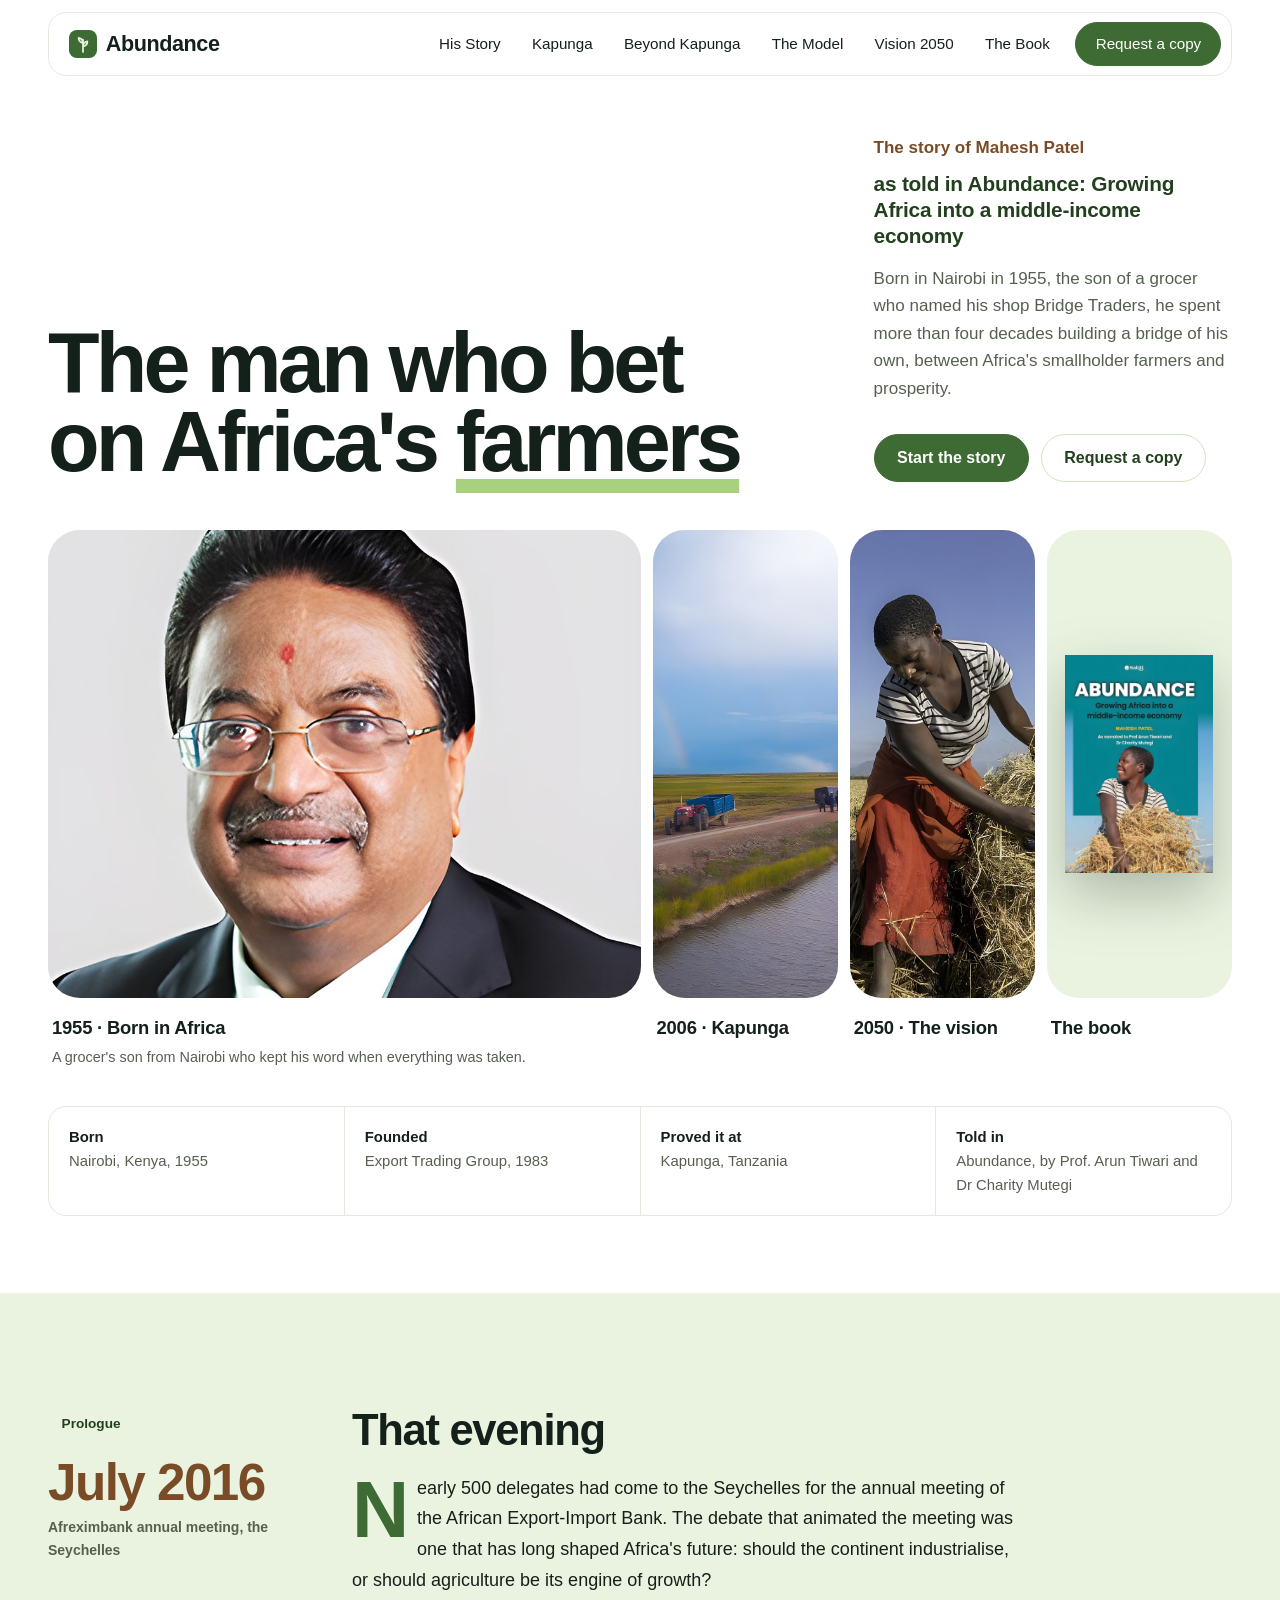
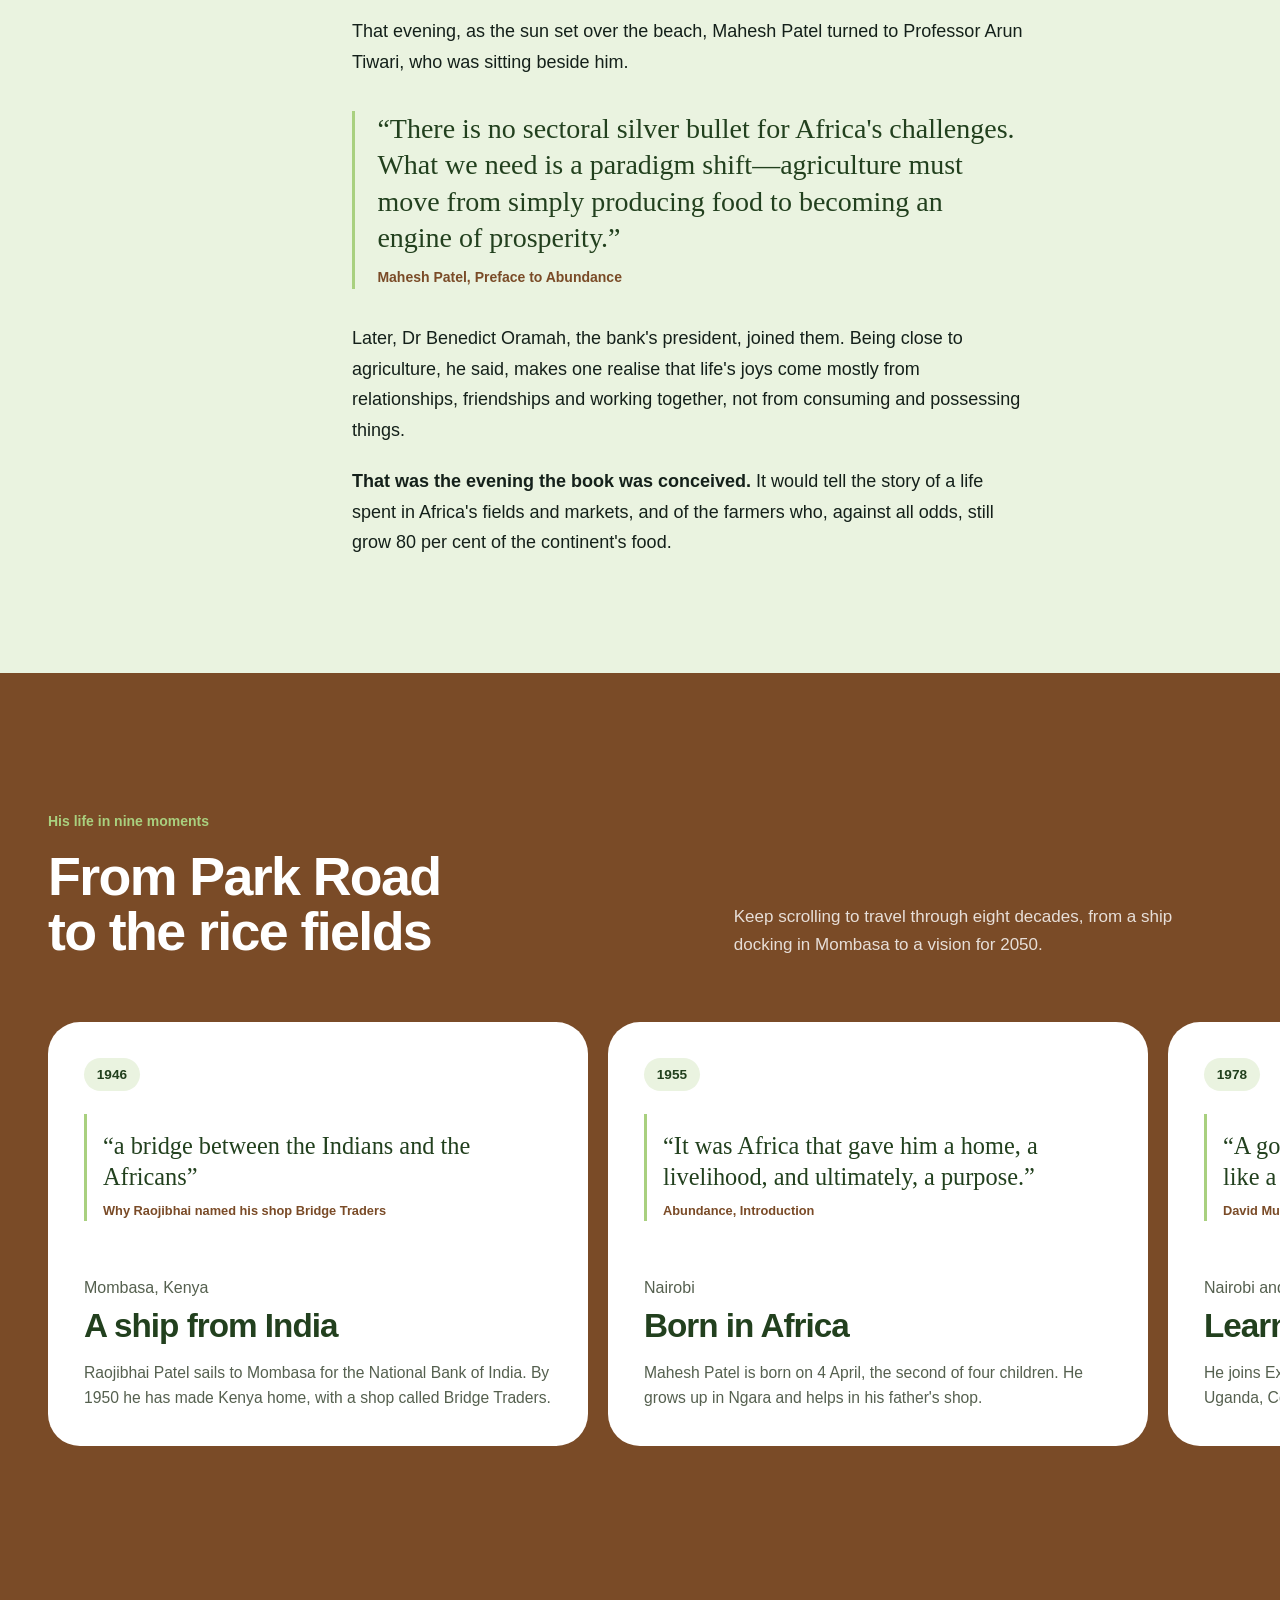
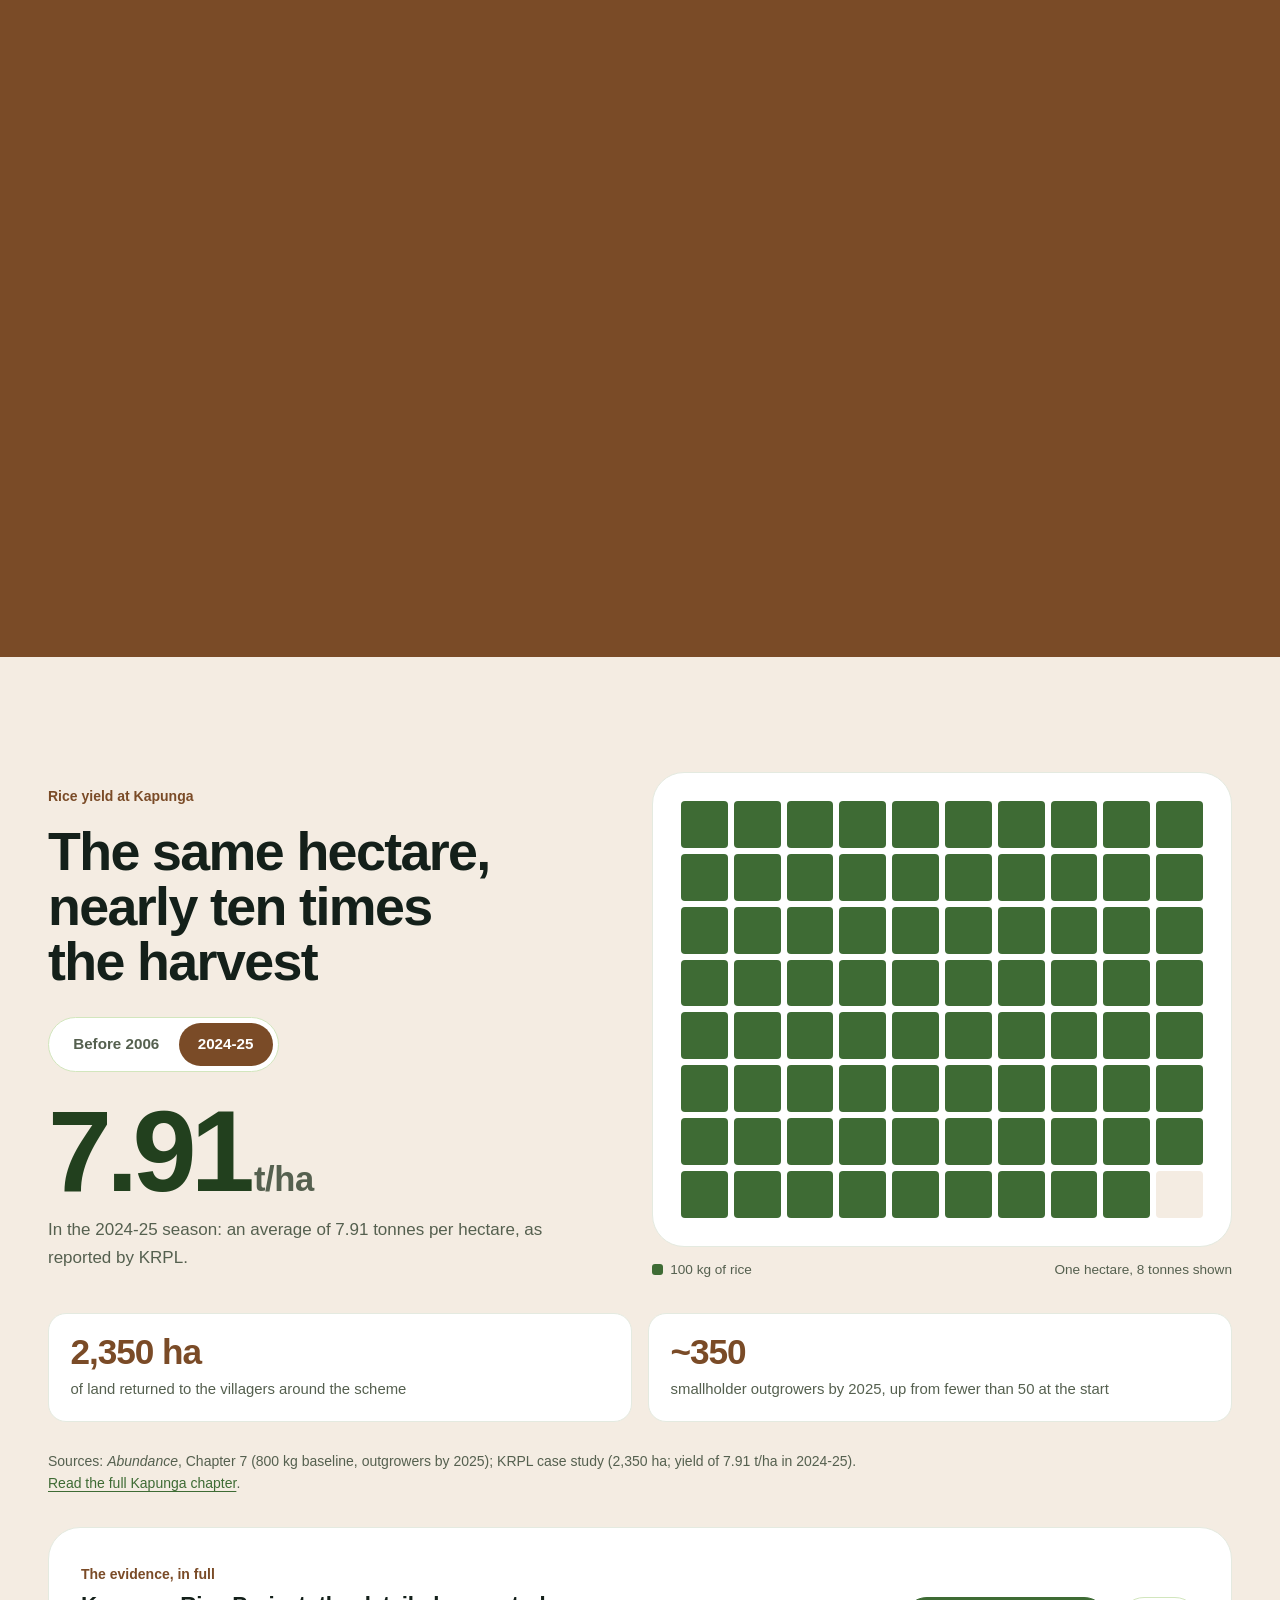
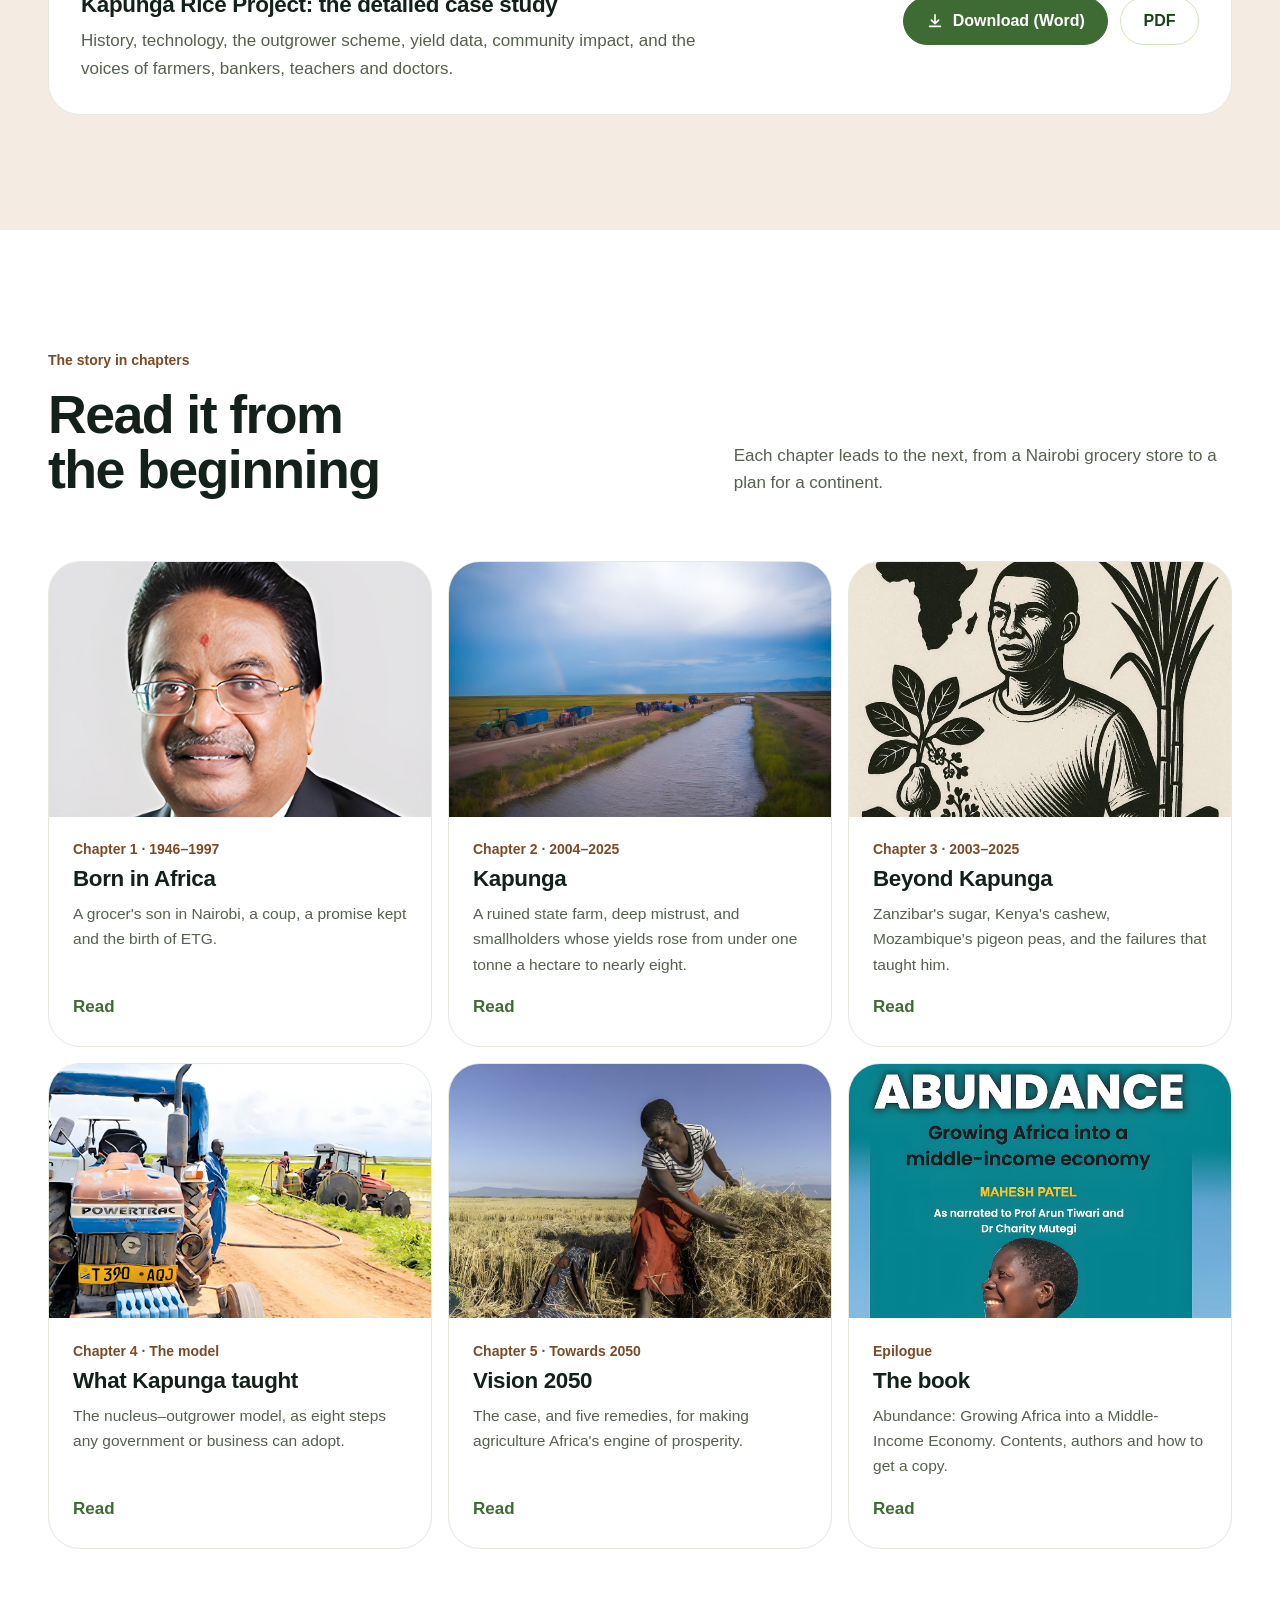
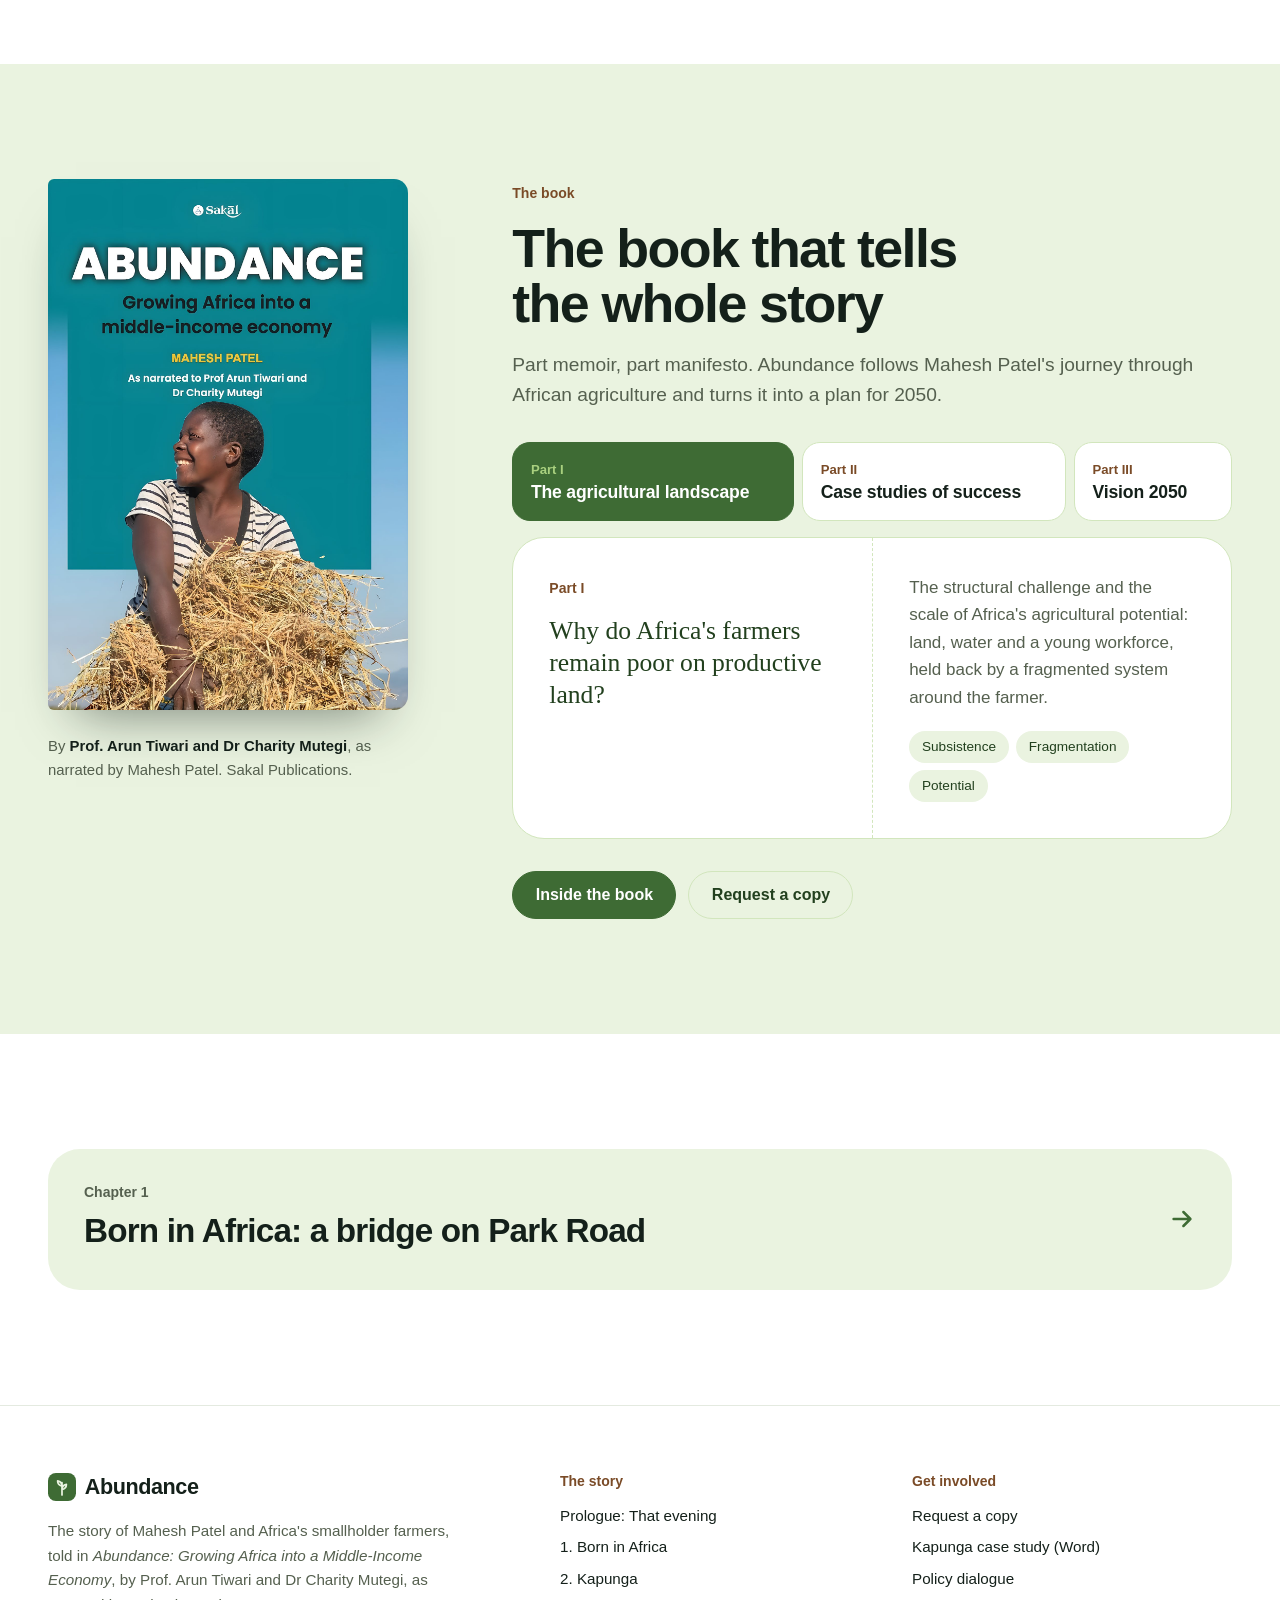
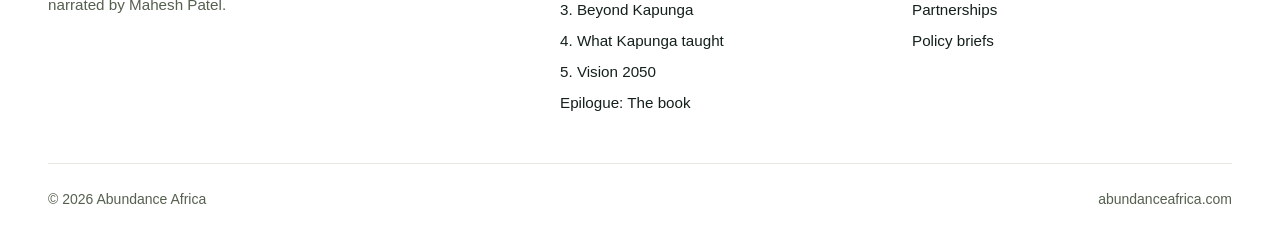
<file: index.html>
<!doctype html>
<html lang="en">
<head>
<meta charset="utf-8">
<meta name="viewport" content="width=device-width, initial-scale=1">
<title>Abundance — The story of Mahesh Patel</title>
<meta name="description" content="The story of Mahesh Patel, born in Nairobi in 1955, who spent four decades building a bridge between Africa's smallholder farmers and prosperity, and the book that tells it: Abundance.">
<meta property="og:title" content="Abundance — The story of Mahesh Patel">
<meta property="og:description" content="The story of Mahesh Patel and Africa's smallholder farmers, and the book that tells it.">
<meta property="og:image" content="assets/img/kapunga-canal.jpg">
<meta name="theme-color" content="#3E6B34">
<link rel="icon" href="assets/img/favicon.svg" type="image/svg+xml">
<link rel="preconnect" href="https://api.fontshare.com">
<link href="https://api.fontshare.com/v2/css?f[]=cabinet-grotesk@700,800&f[]=satoshi@400,500,700&f[]=zodiak@400&display=swap" rel="stylesheet">
<link rel="stylesheet" href="assets/site.css">
</head>
<body>
<header class="site-header">
  <div class="bar">
    <a class="brand" href="index.html"><svg viewBox="0 0 32 32" aria-hidden="true"><rect width="32" height="32" rx="9" fill="#3E6B34"/><path d="M16 25V11M16 15c-3-1-5-3.5-5-6 3 .5 5 3 5 6zm0 4c3-1 5-3.5 5-6-3 .5-5 3-5 6z" stroke="#EAF3E0" stroke-width="2" fill="none" stroke-linecap="round" stroke-linejoin="round"/></svg><b>Abundance</b></a>
    <nav class="nav" aria-label="Main"><a href="mahesh-patel.html">His Story</a><a href="kapunga.html">Kapunga</a><a href="beyond-kapunga.html">Beyond Kapunga</a><a href="the-model.html">The Model</a><a href="the-vision.html">Vision 2050</a><a href="the-book.html">The Book</a><a class="btn" href="request-copy.html">Request a copy</a></nav>
    <details class="menu">
      <summary>Menu</summary>
      <nav aria-label="Main"><a href="mahesh-patel.html">His Story</a><a href="kapunga.html">Kapunga</a><a href="beyond-kapunga.html">Beyond Kapunga</a><a href="the-model.html">The Model</a><a href="the-vision.html">Vision 2050</a><a href="the-book.html">The Book</a><a href="request-copy.html">Request a copy</a><a href="engage.html">Engage</a><a href="assets/docs/kapunga-case-study.docx" download="Kapunga Rice Project Case Study.docx">Download the case study</a></nav>
    </details>
  </div>
</header>
<main>
<section class="hero">
  <div class="wrap">
    <div class="hero-top">
      <h1>The man who bet on Africa's <span class="mark">farmers</span></h1>
      <div>
        <p class="by">The story of Mahesh Patel</p>
        <p class="sub">as told in Abundance: Growing Africa into a middle-income economy</p>
        <p class="deck">Born in Nairobi in 1955, the son of a grocer who named his shop Bridge Traders, he spent more than four decades building a bridge of his own, between Africa's smallholder farmers and prosperity.</p>
        <div class="actions"><a class="btn" href="mahesh-patel.html">Start the story</a><a class="btn btn-line" href="request-copy.html">Request a copy</a></div>
      </div>
    </div>
    <ul class="panels">
      <li class="panel is-open"><div class="ph"><img src="assets/img/mahesh-patel.jpg" width="1000" height="1074" alt="Portrait of Mahesh Patel" fetchpriority="high" style="object-position:50% 25%"></div><figcaption><b>1955 · Born in Africa</b><span>A grocer's son from Nairobi who kept his word when everything was taken.</span></figcaption><a href="mahesh-patel.html" aria-label="Chapter 1: Born in Africa"></a></li>
      <li class="panel"><div class="ph"><img src="assets/img/kapunga-canal.jpg" width="2400" height="1348" alt="An irrigation canal through rice fields at Kapunga, with tractors and farmers at the roadside" style="object-position:38% 82%"></div><figcaption><b>2006 · Kapunga</b><span>A ruined state farm in Tanzania, and the smallholders who made it bloom.</span></figcaption><a href="kapunga.html" aria-label="Chapter 2: Kapunga"></a></li>
      <li class="panel"><div class="ph"><img src="assets/img/farmer-harvest.jpg" width="2400" height="1473" alt="A woman farmer gathers bundles of rice straw after the harvest" style="object-position:62% 50%"></div><figcaption><b>2050 · The vision</b><span>Agriculture as the engine that lifts Africa to middle income.</span></figcaption><a href="the-vision.html" aria-label="Chapter 5: Vision 2050"></a></li>
      <li class="panel panel--book"><div class="ph"><img src="assets/img/abundance-cover.jpg" width="1400" height="2063" alt="Cover of Abundance"></div><figcaption><b>The book</b><span>A memoir and a manifesto, as narrated by Mahesh Patel.</span></figcaption><a href="the-book.html" aria-label="Epilogue: the book"></a></li>
    </ul>
    <ul class="facts">
      <li><b>Born</b>Nairobi, Kenya, 1955</li>
      <li><b>Founded</b>Export Trading Group, 1983</li>
      <li><b>Proved it at</b>Kapunga, Tanzania</li>
      <li><b>Told in</b>Abundance, by Prof. Arun Tiwari and Dr Charity Mutegi</li>
    </ul>
  </div>
</section>

<section class="section leaf" id="prologue">
  <div class="wrap">
    <article class="scene">
      <div class="scene-side"><span class="chapter-tag" style="margin-bottom:1rem">Prologue</span><span class="when">July 2016</span><small>Afreximbank annual meeting, the Seychelles</small></div>
      <div class="read">
        <h2>That evening</h2>
        <p class="first">Nearly 500 delegates had come to the Seychelles for the annual meeting of the African Export-Import Bank. The debate that animated the meeting was one that has long shaped Africa's future: should the continent industrialise, or should agriculture be its engine of growth?</p>
        <p>That evening, as the sun set over the beach, Mahesh Patel turned to Professor Arun Tiwari, who was sitting beside him.</p>
        <blockquote class="pull"><p>“There is no sectoral silver bullet for Africa's challenges. What we need is a paradigm shift—agriculture must move from simply producing food to becoming an engine of prosperity.”</p><cite>Mahesh Patel, Preface to Abundance</cite></blockquote>
        <p>Later, Dr Benedict Oramah, the bank's president, joined them. Being close to agriculture, he said, makes one realise that life's joys come mostly from relationships, friendships and working together, not from consuming and possessing things.</p>
        <p><b>That was the evening the book was conceived.</b> It would tell the story of a life spent in Africa's fields and markets, and of the farmers who, against all odds, still grow 80 per cent of the continent's food.</p>
      </div>
    </article>
  </div>
</section>

<section class="shifts" data-hscroll aria-labelledby="life-h">
  <div class="hs-sticky">
    <div class="wrap head"><div><span class="label">His life in nine moments</span><h2 id="life-h">From Park Road to the rice fields</h2></div><p>Keep scrolling to travel through eight decades, from a ship docking in Mombasa to a vision for 2050.</p></div>
    <div class="hs-viewport" tabindex="0" aria-label="Nine moments from Mahesh Patel's life"><ol class="hs-track"><li class="shift"><span class="n">1946</span><blockquote class="shift-q"><p>“a bridge between the Indians and the Africans”</p><cite>Why Raojibhai named his shop Bridge Traders</cite></blockquote><p class="from">Mombasa, Kenya</p><h3>A ship from India</h3><p>Raojibhai Patel sails to Mombasa for the National Bank of India. By 1950 he has made Kenya home, with a shop called Bridge Traders.</p></li><li class="shift"><span class="n">1955</span><blockquote class="shift-q"><p>“It was Africa that gave him a home, a livelihood, and ultimately, a purpose.”</p><cite>Abundance, Introduction</cite></blockquote><p class="from">Nairobi</p><h3>Born in Africa</h3><p>Mahesh Patel is born on 4 April, the second of four children. He grows up in Ngara and helps in his father&#x27;s shop.</p></li><li class="shift"><span class="n">1978</span><blockquote class="shift-q"><p>“A good businessman must know his business like a hunter knows his forest.”</p><cite>David Musselwhite, owner of EFC</cite></blockquote><p class="from">Nairobi and beyond</p><h3>Learning the forest</h3><p>He joins Export Finance Company and starts travelling: Tanzania, Uganda, Congo, Sudan, Somalia, Ethiopia.</p></li><li class="shift"><span class="n">1982</span><blockquote class="shift-q"><p>“Thugs and crooks cannot run this country. Order will return.”</p><cite>Raojibhai Patel, to his sons</cite></blockquote><p class="from">Nairobi</p><h3>The day everything was taken</h3><p>During an attempted coup, his father&#x27;s shop is looted and gutted. He keeps his word and buys EFC anyway.</p></li><li class="shift"><span class="n">1983</span><blockquote class="shift-q"><p>“I could reposition my own company, and that is what I did.”</p><cite>Mahesh Patel</cite></blockquote><p class="from">East Africa</p><h3>ETG is born</h3><p>EFC becomes Export Trading Group, selling East Africa's own harvests to the food-aid agencies that once shipped food in from Europe.</p></li><li class="shift"><span class="n">1984</span><blockquote class="shift-q"><p>“I am still haunted by the sights that accosted me.”</p><cite>Mahesh Patel, on the road to Korem</cite></blockquote><p class="from">Korem, Ethiopia</p><h3>A famine he never forgot</h3><p>What he sees on the road from Addis Ababa convinces him that Africa&#x27;s land must feed its people first.</p></li><li class="shift"><span class="n">2006</span><blockquote class="shift-q"><p>“I was fighting for, or rather, defending a bigger dream.”</p><cite>Mahesh Patel, on Kapunga</cite></blockquote><p class="from">Kapunga, Tanzania</p><h3>The farm nobody trusted</h3><p>He takes over a ruined state rice farm, returns 2,350 hectares to villagers and builds an outgrower scheme.</p></li><li class="shift"><span class="n">2018</span><blockquote class="shift-q"><p>“Korosho ni maisha. Cashew is life.”</p><cite>Mwangi Kiunjuri, Kenya&#x27;s agriculture minister</cite></blockquote><p class="from">Kilifi, Kenya</p><h3>Cashew is life</h3><p>Korosho Ni Maisha begins. By 2025, more than a million cashew seedlings are in the hands of 30,000 families.</p></li><li class="shift"><span class="n">2025</span><blockquote class="shift-q"><p>“Abundance is not a gift to be awaited, but a path to be walked together.”</p><cite>Abundance, Chapter 13</cite></blockquote><p class="from">Dar es Salaam</p><h3>Abundance</h3><p>He signs the preface of the book that tells it all, and lays out a vision for Africa in 2050.</p></li></ol></div>
    <div class="hs-progress" aria-hidden="true"><div><span></span></div></div>
  </div>
</section>

<section class="section soil-soft">
  <div class="wrap">
    <div class="yield" data-yield>
  <div>
    <span class="label">Rice yield at Kapunga</span>
    <h2>The same hectare, nearly ten times the harvest</h2>
    <div class="actions" style="margin-top:1.75rem">
      <div class="seg seg--soil" role="radiogroup" aria-label="Show yield">
        <label><input type="radio" name="yield" value="before" data-cells="8" data-value="0.8" data-note="Before KRPL: about 800 kilograms of rice per hectare on a neglected farm." checked><span>Before 2006</span></label>
        <label><input type="radio" name="yield" value="after" data-cells="79" data-value="7.91" data-note="In the 2024-25 season: an average of 7.91 tonnes per hectare, as reported by KRPL."><span>2024-25</span></label>
      </div>
    </div>
    <p class="yield-num" aria-live="polite">0.8<small>t/ha</small></p>
    <p class="yield-note">Before KRPL: about 800 kilograms of rice per hectare on a neglected farm.</p>
  </div>
  <div>
    <div class="units" role="img" aria-label="A grid of 80 squares, one hectare; each square is 100 kilograms of rice. About 8 squares are filled before 2006 and 79 in the 2024-25 season."><i></i><i></i><i></i><i></i><i></i><i></i><i></i><i></i><i></i><i></i><i></i><i></i><i></i><i></i><i></i><i></i><i></i><i></i><i></i><i></i><i></i><i></i><i></i><i></i><i></i><i></i><i></i><i></i><i></i><i></i><i></i><i></i><i></i><i></i><i></i><i></i><i></i><i></i><i></i><i></i><i></i><i></i><i></i><i></i><i></i><i></i><i></i><i></i><i></i><i></i><i></i><i></i><i></i><i></i><i></i><i></i><i></i><i></i><i></i><i></i><i></i><i></i><i></i><i></i><i></i><i></i><i></i><i></i><i></i><i></i><i></i><i></i><i></i><i></i><i></i><i></i><i></i><i></i><i></i><i></i></div>
    <div class="units-key"><span>100 kg of rice</span><em style="font-style:normal">One hectare, 8 tonnes shown</em></div>
  </div>
</div>
    <div class="more-figs">
      <div class="fig"><b>2,350 ha</b><span>of land returned to the villagers around the scheme</span></div>
      <div class="fig"><b>~350</b><span>smallholder outgrowers by 2025, up from fewer than 50 at the start</span></div>
    </div>
    <p class="source">Sources: <i>Abundance</i>, Chapter 7 (800 kg baseline, outgrowers by 2025); KRPL case study (2,350 ha; yield of 7.91 t/ha in 2024-25). <a href="kapunga.html">Read the full Kapunga chapter</a>.</p>
    <div class="cta-band"><div><span class="label" style="margin-bottom:.4rem">The evidence, in full</span><h3>Kapunga Rice Project: the detailed case study</h3><p class="muted" style="margin-top:.5rem;max-width:40rem">History, technology, the outgrower scheme, yield data, community impact, and the voices of farmers, bankers, teachers and doctors.</p></div><div class="actions" style="margin:0"><a class="btn" href="assets/docs/kapunga-case-study.docx" download="Kapunga Rice Project Case Study.docx"><svg viewBox="0 0 20 20" fill="none" aria-hidden="true"><path d="M10 3v10m-4-4 4 4 4-4M4 16h12" stroke="currentColor" stroke-width="1.8" stroke-linecap="round" stroke-linejoin="round"/></svg>Download (Word)</a><a class="btn btn-line" href="assets/docs/kapunga-case-study.pdf" download="Kapunga Rice Project Case Study.pdf">PDF</a></div></div>
  </div>
</section>

<section class="section" id="chapters">
  <div class="wrap">
    <div class="head">
      <div><span class="label">The story in chapters</span><h2>Read it from the beginning</h2></div>
      <p>Each chapter leads to the next, from a Nairobi grocery store to a plan for a continent.</p>
    </div>
    <ol class="chapters"><li><a href="mahesh-patel.html"><img src="assets/img/mahesh-patel.jpg" width="1000" height="1074" alt="Portrait of Mahesh Patel" loading="lazy" style="object-position:50% 20%"><div class="c-body"><small>Chapter 1 · 1946–1997</small><h3>Born in Africa</h3><p>A grocer&#x27;s son in Nairobi, a coup, a promise kept and the birth of ETG.</p><span class="go">Read</span></div></a></li><li><a href="kapunga.html"><img src="assets/img/kapunga-canal.jpg" width="2400" height="1348" alt="Irrigation canal through rice fields at Kapunga" loading="lazy"><div class="c-body"><small>Chapter 2 · 2004–2025</small><h3>Kapunga</h3><p>A ruined state farm, deep mistrust, and smallholders whose yields rose from under one tonne a hectare to nearly eight.</p><span class="go">Read</span></div></a></li><li><a href="beyond-kapunga.html"><img src="assets/img/part-1.jpg" width="722" height="1083" alt="Woodcut of a farmer with cashew and sugarcane" loading="lazy" style="object-position:50% 20%"><div class="c-body"><small>Chapter 3 · 2003–2025</small><h3>Beyond Kapunga</h3><p>Zanzibar&#x27;s sugar, Kenya&#x27;s cashew, Mozambique&#x27;s pigeon peas, and the failures that taught him.</p><span class="go">Read</span></div></a></li><li><a href="the-model.html"><img src="assets/img/kapunga-mechanisation.jpg" width="2400" height="1600" alt="Tractors beside flooded rice paddies" loading="lazy"><div class="c-body"><small>Chapter 4 · The model</small><h3>What Kapunga taught</h3><p>The nucleus–outgrower model, as eight steps any government or business can adopt.</p><span class="go">Read</span></div></a></li><li><a href="the-vision.html"><img src="assets/img/farmer-harvest.jpg" width="2400" height="1473" alt="A woman farmer gathers rice straw after the harvest" loading="lazy"><div class="c-body"><small>Chapter 5 · Towards 2050</small><h3>Vision 2050</h3><p>The case, and five remedies, for making agriculture Africa&#x27;s engine of prosperity.</p><span class="go">Read</span></div></a></li><li><a href="the-book.html"><img src="assets/img/abundance-cover.jpg" width="1400" height="2063" alt="Cover of Abundance" loading="lazy" style="object-position:50% 20%"><div class="c-body"><small>Epilogue</small><h3>The book</h3><p>Abundance: Growing Africa into a Middle-Income Economy. Contents, authors and how to get a copy.</p><span class="go">Read</span></div></a></li></ol>
  </div>
</section>

<section class="section leaf" id="book">
  <div class="wrap book">
    <div>
      <div class="cover"><img src="assets/img/abundance-cover.jpg" width="1400" height="2063" alt="Cover of Abundance: Growing Africa into a middle-income economy" loading="lazy"></div>
      <p class="cover-meta">By <b>Prof. Arun Tiwari and Dr Charity Mutegi</b>, as narrated by Mahesh Patel. Sakal Publications.</p>
    </div>
    <div>
      <span class="label">The book</span>
      <h2>The book that tells the whole story</h2>
      <p class="lede muted" style="margin-top:1.25rem">Part memoir, part manifesto. Abundance follows Mahesh Patel's journey through African agriculture and turns it into a plan for 2050.</p>
      <div data-tabs><div class="tabs" role="tablist" aria-label="Parts of the book"><button class="tab" role="tab" id="part-t0" aria-controls="part-p0" aria-selected="true" tabindex="0"><small>Part I</small><b>The agricultural landscape</b></button><button class="tab" role="tab" id="part-t1" aria-controls="part-p1" aria-selected="false" tabindex="-1"><small>Part II</small><b>Case studies of success</b></button><button class="tab" role="tab" id="part-t2" aria-controls="part-p2" aria-selected="false" tabindex="-1"><small>Part III</small><b>Vision 2050</b></button></div><div class="spread" role="tabpanel" id="part-p0" aria-labelledby="part-t0"><div><span class="label">Part I</span><p class="q">Why do Africa&#x27;s farmers remain poor on productive land?</p></div><div><p>The structural challenge and the scale of Africa&#x27;s agricultural potential: land, water and a young workforce, held back by a fragmented system around the farmer.</p><ul class="chips"><li class=chip>Subsistence</li><li class=chip>Fragmentation</li><li class=chip>Potential</li></ul></div></div><div class="spread" role="tabpanel" id="part-p1" aria-labelledby="part-t1" hidden><div><span class="label">Part II</span><p class="q">What happens when the system around the farmer is connected?</p></div><div><p>How commercial enterprises and local partnerships transform rural economies, including Kapunga: land disputes, patient engagement, forward contracts and the results that followed.</p><ul class="chips"><li class=chip>Kapunga</li><li class=chip>Outgrower models</li><li class=chip>Trust</li></ul><p style="margin-top:1.25rem"><a href="kapunga.html">Read the Kapunga case study</a></p></div></div><div class="spread" role="tabpanel" id="part-p2" aria-labelledby="part-t2" hidden><div><span class="label">Part III</span><p class="q">What must governments, businesses and institutions do now?</p></div><div><p>A transformation manifesto: powering Africa&#x27;s farms, five remedies for leaders and investors, and the path from poverty to prosperity.</p><ul class="chips"><li class=chip>Policy</li><li class=chip>Patient capital</li><li class=chip>Youth and women</li></ul><p style="margin-top:1.25rem"><a href="the-vision.html">Read the vision</a></p></div></div></div>
      <div class="actions"><a class="btn" href="the-book.html">Inside the book</a><a class="btn btn-line" href="request-copy.html">Request a copy</a></div>
    </div>
  </div>
</section>

<section class="section">
  <div class="wrap"><a class="next" href="mahesh-patel.html"><span><small>Chapter 1</small><b>Born in Africa: a bridge on Park Road</b></span><svg viewBox="0 0 20 20" fill="none" aria-hidden="true"><path d="M4 10h12m-5-5 5 5-5 5" stroke="currentColor" stroke-width="1.8" stroke-linecap="round" stroke-linejoin="round"/></svg></a></div>
</section>

</main>
<footer class="site-footer">
  <div class="wrap">
    <div class="foot-grid">
      <div>
        <a class="brand" href="index.html"><svg viewBox="0 0 32 32" aria-hidden="true"><rect width="32" height="32" rx="9" fill="#3E6B34"/><path d="M16 25V11M16 15c-3-1-5-3.5-5-6 3 .5 5 3 5 6zm0 4c3-1 5-3.5 5-6-3 .5-5 3-5 6z" stroke="#EAF3E0" stroke-width="2" fill="none" stroke-linecap="round" stroke-linejoin="round"/></svg><b>Abundance</b></a>
        <p class="muted" style="margin-top:.9rem;max-width:26rem">The story of Mahesh Patel and Africa's smallholder farmers, told in <i>Abundance: Growing Africa into a Middle-Income Economy</i>, by Prof. Arun Tiwari and Dr Charity Mutegi, as narrated by Mahesh Patel.</p>
      </div>
      <div>
        <h4>The story</h4>
        <ul><li><a href="index.html">Prologue: That evening</a></li><li><a href="mahesh-patel.html">1. Born in Africa</a></li><li><a href="kapunga.html">2. Kapunga</a></li><li><a href="beyond-kapunga.html">3. Beyond Kapunga</a></li><li><a href="the-model.html">4. What Kapunga taught</a></li><li><a href="the-vision.html">5. Vision 2050</a></li><li><a href="the-book.html">Epilogue: The book</a></li></ul>
      </div>
      <div>
        <h4>Get involved</h4>
        <ul><li><a href="request-copy.html">Request a copy</a></li><li><a href="assets/docs/kapunga-case-study.docx" download="Kapunga Rice Project Case Study.docx">Kapunga case study (Word)</a></li><li><a href="engage.html?route=policy#form">Policy dialogue</a></li><li><a href="engage.html?route=partnership#form">Partnerships</a></li><li><a href="engage.html#briefs">Policy briefs</a></li></ul>
      </div>
    </div>
    <div class="foot-note"><span>&copy; 2026 Abundance Africa</span><span>abundanceafrica.com</span></div>
  </div>
</footer>
<script src="assets/site.js" defer></script>
</body>
</html>
</file>
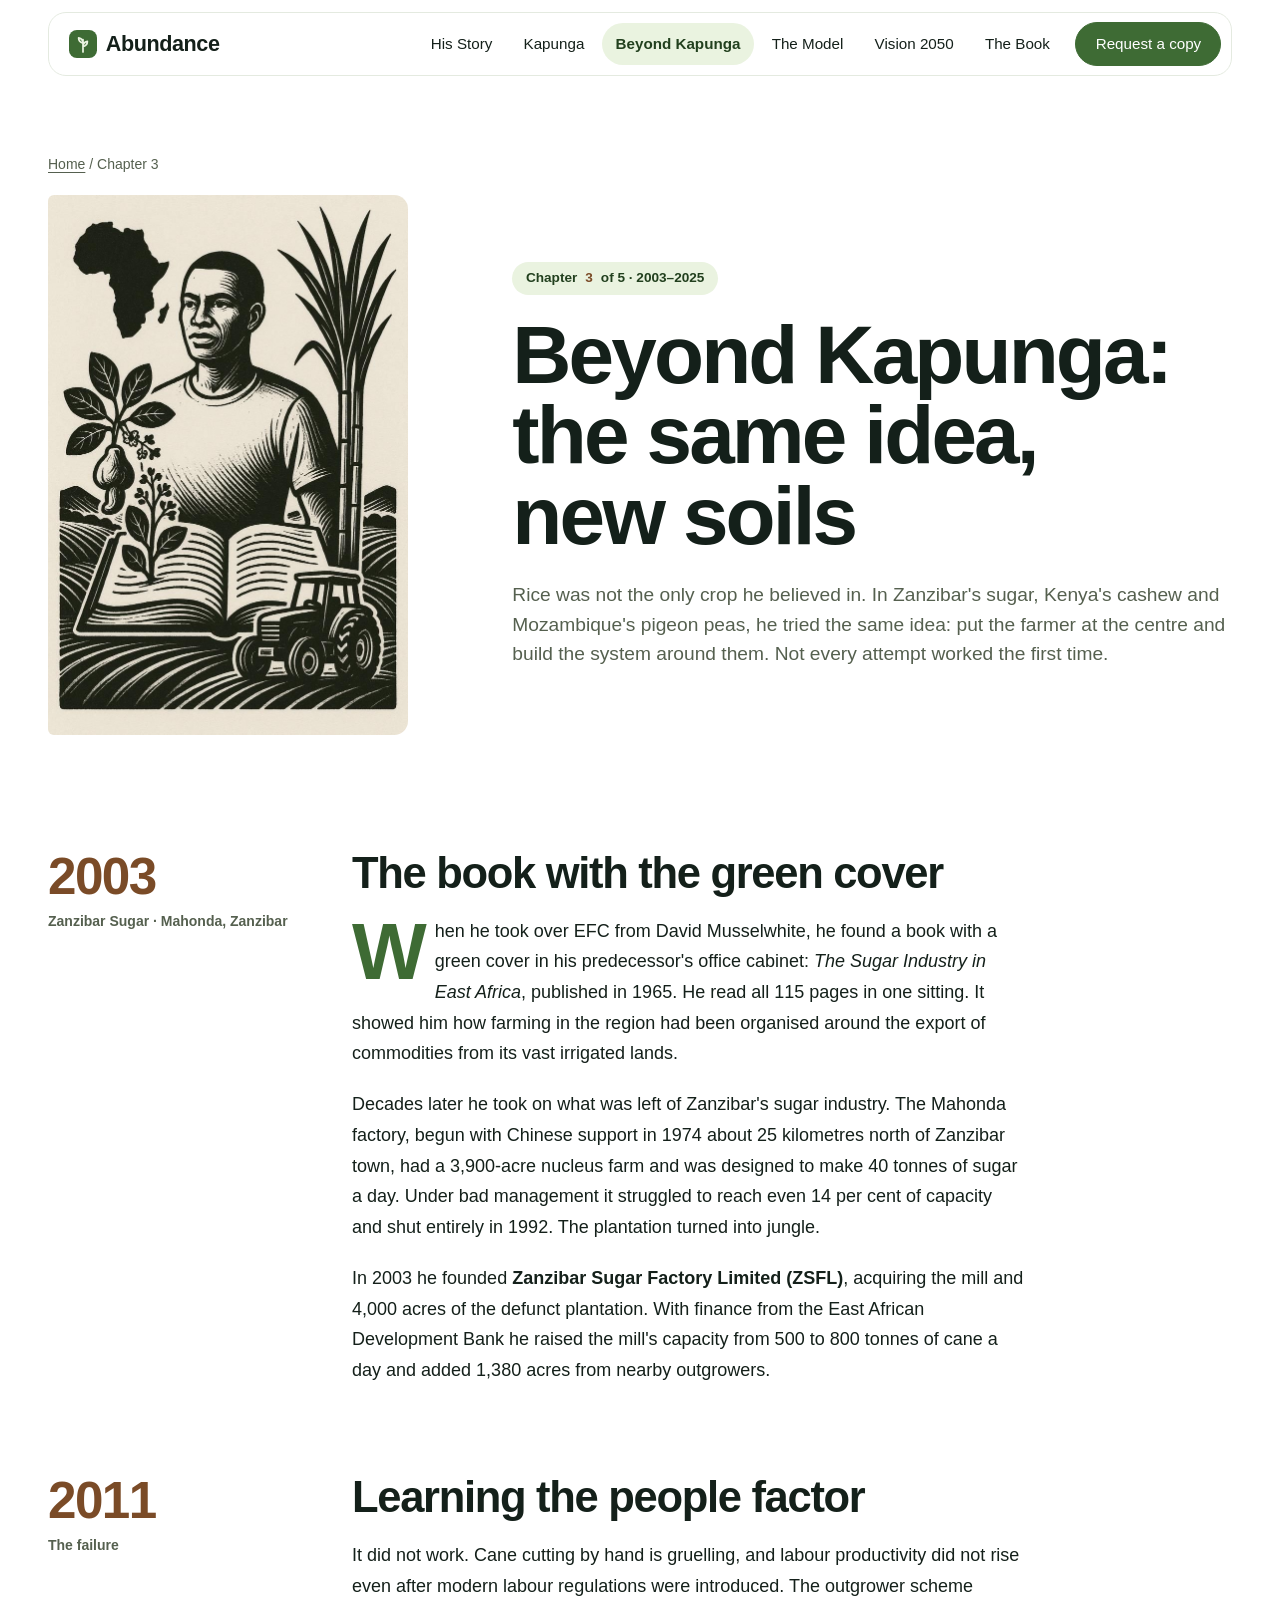
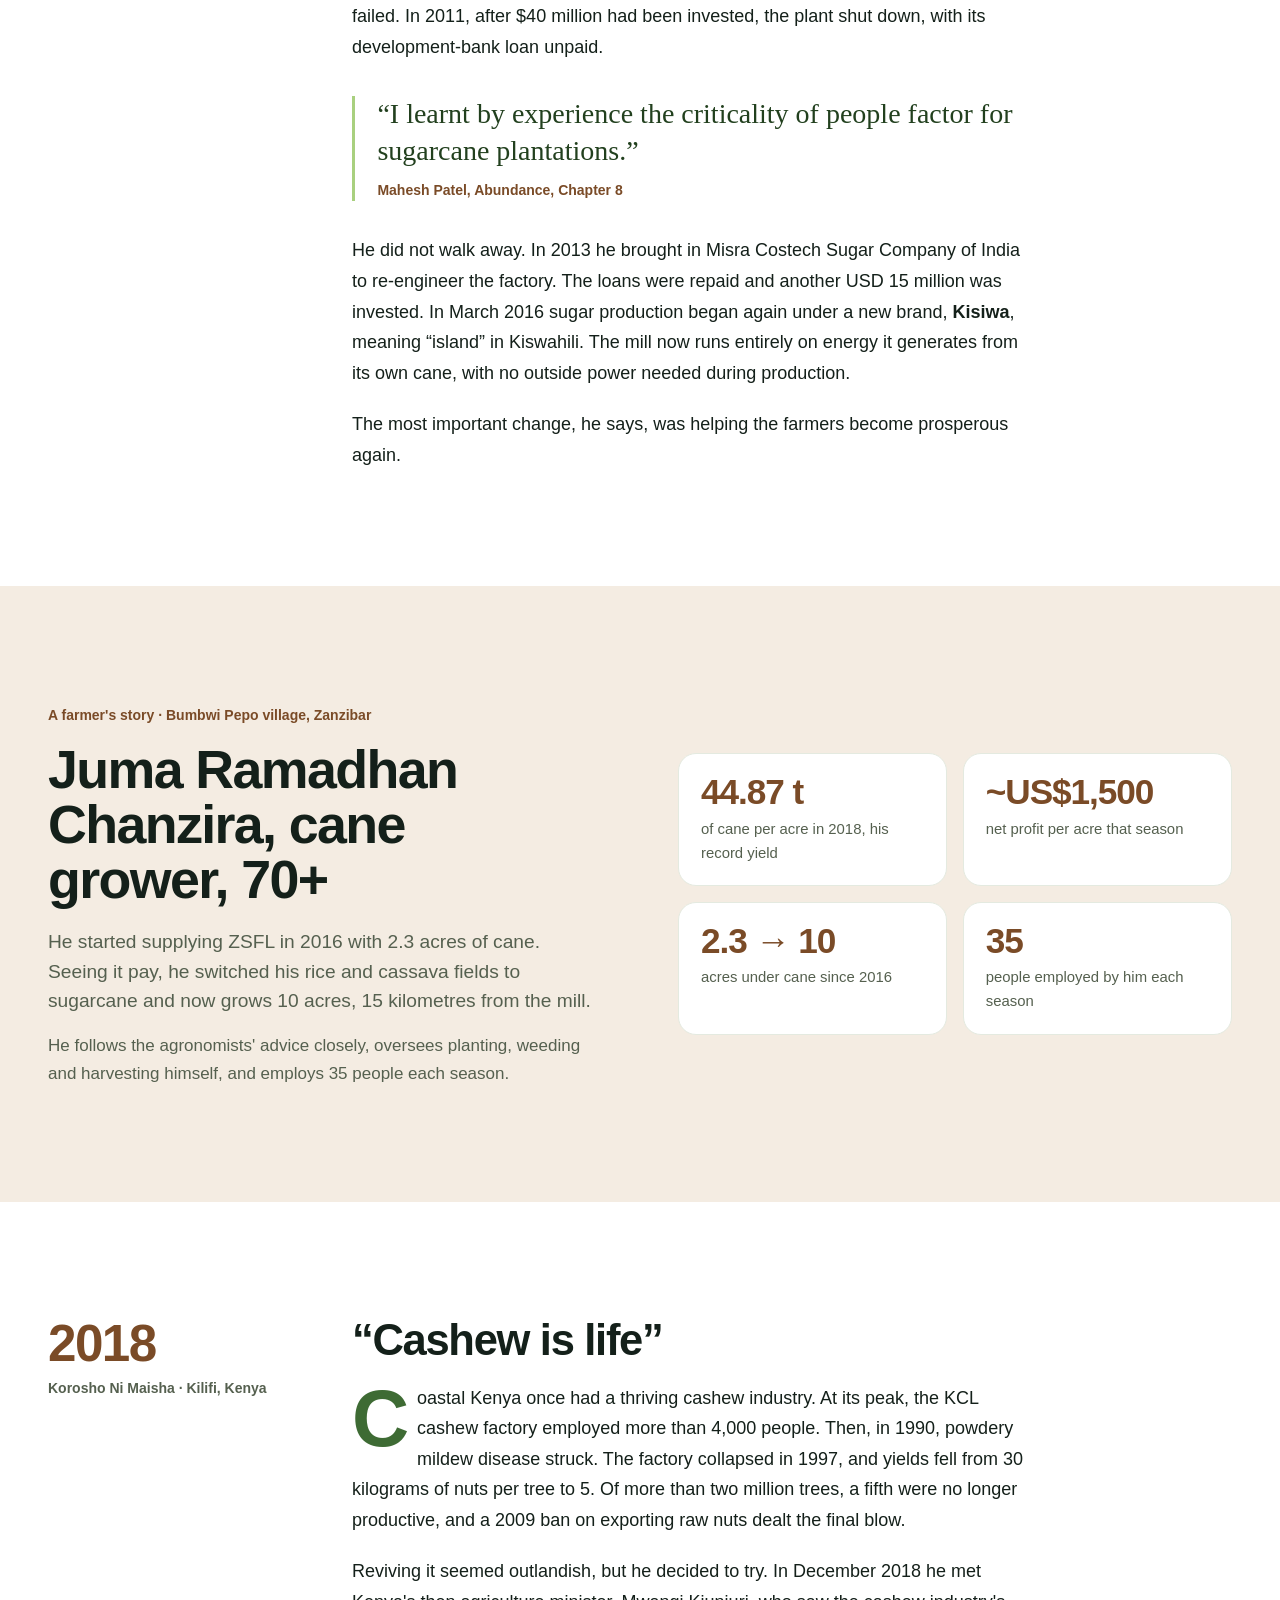
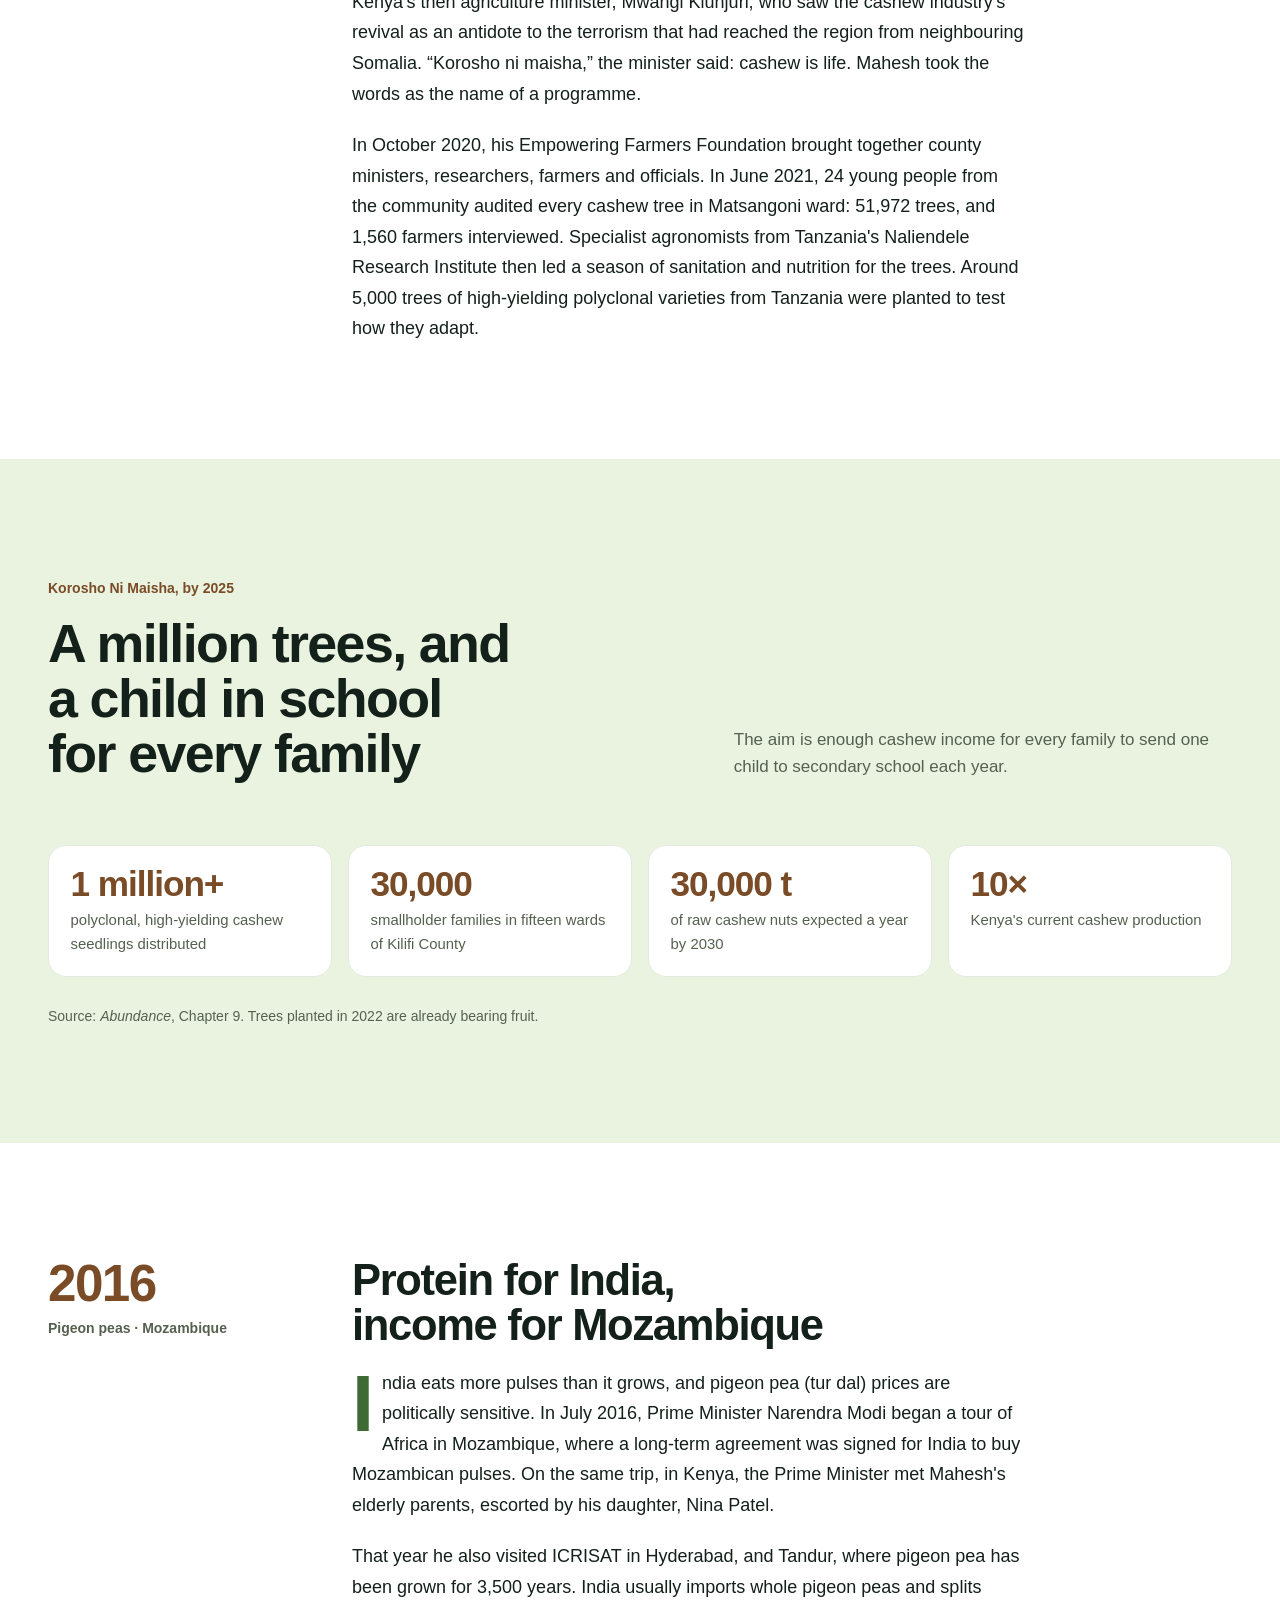
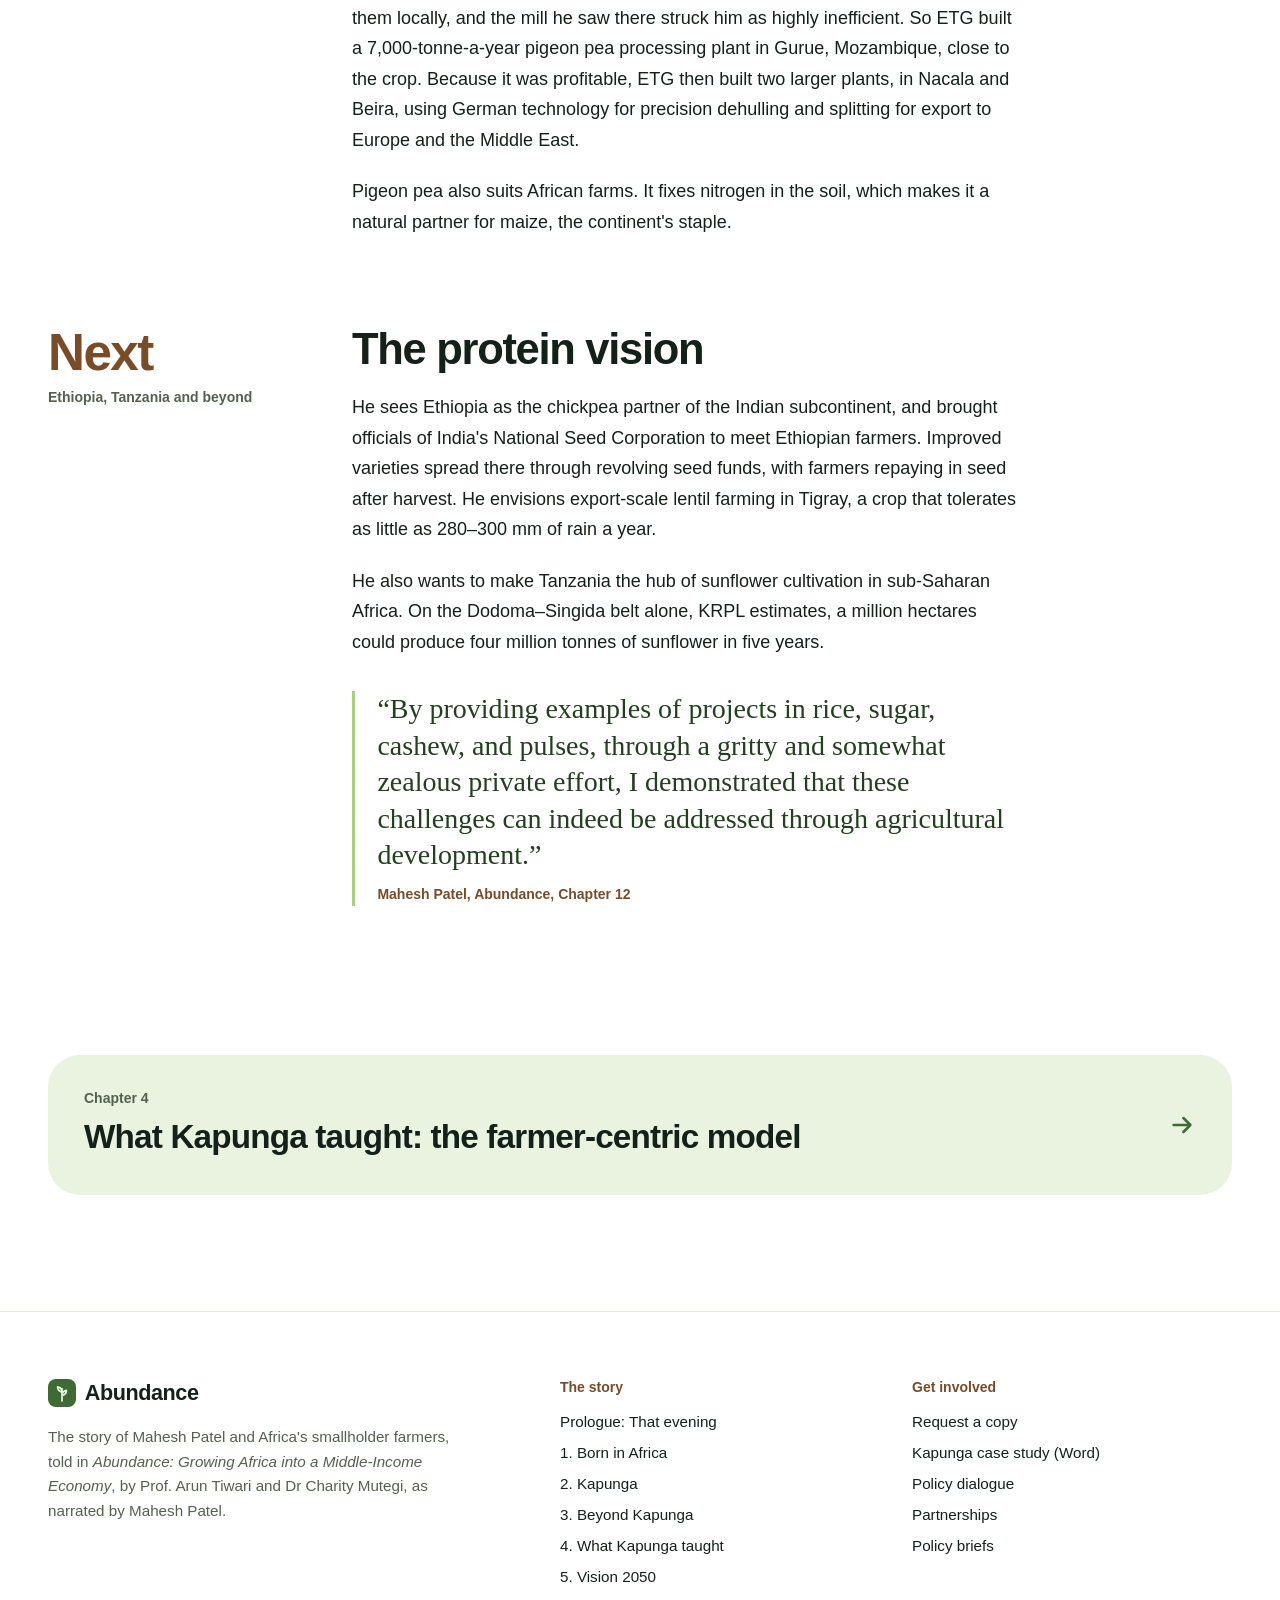
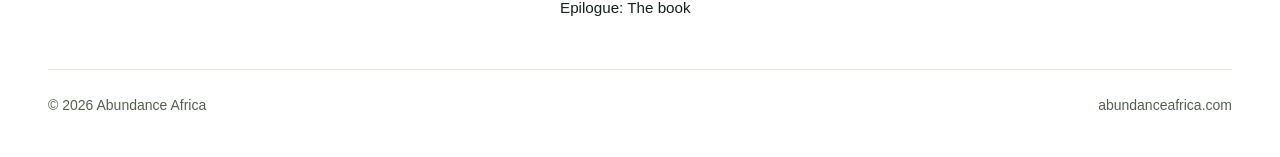
<file: beyond-kapunga.html>
<!doctype html>
<html lang="en">
<head>
<meta charset="utf-8">
<meta name="viewport" content="width=device-width, initial-scale=1">
<title>Beyond Kapunga — Abundance</title>
<meta name="description" content="Chapter 3 of the Abundance story: Mahesh Patel takes the farmer-centric idea to Zanzibar's sugar, Kenya's cashew and Mozambique's pigeon peas, including the ventures that failed first.">
<meta property="og:title" content="Beyond Kapunga — Abundance">
<meta property="og:description" content="Chapter 3 of the Abundance story: Zanzibar sugar, Kenyan cashew and Mozambican pigeon peas, including the ventures that failed first.">
<meta property="og:image" content="assets/img/part-1.jpg">
<meta name="theme-color" content="#3E6B34">
<link rel="icon" href="assets/img/favicon.svg" type="image/svg+xml">
<link rel="preconnect" href="https://api.fontshare.com">
<link href="https://api.fontshare.com/v2/css?f[]=cabinet-grotesk@700,800&f[]=satoshi@400,500,700&f[]=zodiak@400&display=swap" rel="stylesheet">
<link rel="stylesheet" href="assets/site.css">
</head>
<body>
<header class="site-header">
  <div class="bar">
    <a class="brand" href="index.html"><svg viewBox="0 0 32 32" aria-hidden="true"><rect width="32" height="32" rx="9" fill="#3E6B34"/><path d="M16 25V11M16 15c-3-1-5-3.5-5-6 3 .5 5 3 5 6zm0 4c3-1 5-3.5 5-6-3 .5-5 3-5 6z" stroke="#EAF3E0" stroke-width="2" fill="none" stroke-linecap="round" stroke-linejoin="round"/></svg><b>Abundance</b></a>
    <nav class="nav" aria-label="Main"><a href="mahesh-patel.html">His Story</a><a href="kapunga.html">Kapunga</a><a href="beyond-kapunga.html" aria-current="page">Beyond Kapunga</a><a href="the-model.html">The Model</a><a href="the-vision.html">Vision 2050</a><a href="the-book.html">The Book</a><a class="btn" href="request-copy.html">Request a copy</a></nav>
    <details class="menu">
      <summary>Menu</summary>
      <nav aria-label="Main"><a href="mahesh-patel.html">His Story</a><a href="kapunga.html">Kapunga</a><a href="beyond-kapunga.html" aria-current="page">Beyond Kapunga</a><a href="the-model.html">The Model</a><a href="the-vision.html">Vision 2050</a><a href="the-book.html">The Book</a><a href="request-copy.html">Request a copy</a><a href="engage.html">Engage</a><a href="assets/docs/kapunga-case-study.docx" download="Kapunga Rice Project Case Study.docx">Download the case study</a></nav>
    </details>
  </div>
</header>
<main>
<section class="phead">
  <div class="wrap">
    <p class="crumbs"><a href="index.html">Home</a> / Chapter 3</p>
    <div class="book" style="align-items:center">
      <div class="cover" style="box-shadow:none;background:#F3EFE6"><img src="assets/img/part-1.jpg" width="722" height="1083" alt="Woodcut illustration of a young African farmer beside cashew, sugarcane, an open book and a tractor" fetchpriority="high"></div>
      <div>
        <span class="chapter-tag">Chapter <b>3</b> of 5 · 2003–2025</span>
        <h1>Beyond Kapunga: the same idea, new soils</h1>
        <p class="lede muted" style="margin-top:1.5rem">Rice was not the only crop he believed in. In Zanzibar's sugar, Kenya's cashew and Mozambique's pigeon peas, he tried the same idea: put the farmer at the centre and build the system around them. Not every attempt worked the first time.</p>
      </div>
    </div>
  </div>
</section>

<section class="section">
  <div class="wrap">
    <article class="scene">
      <div class="scene-side"><span class="when">2003</span><small>Zanzibar Sugar · Mahonda, Zanzibar</small></div>
      <div class="read">
        <h2>The book with the green cover</h2>
        <p class="first">When he took over EFC from David Musselwhite, he found a book with a green cover in his predecessor's office cabinet: <i>The Sugar Industry in East Africa</i>, published in 1965. He read all 115 pages in one sitting. It showed him how farming in the region had been organised around the export of commodities from its vast irrigated lands.</p>
        <p>Decades later he took on what was left of Zanzibar's sugar industry. The Mahonda factory, begun with Chinese support in 1974 about 25 kilometres north of Zanzibar town, had a 3,900-acre nucleus farm and was designed to make 40 tonnes of sugar a day. Under bad management it struggled to reach even 14 per cent of capacity and shut entirely in 1992. The plantation turned into jungle.</p>
        <p>In 2003 he founded <b>Zanzibar Sugar Factory Limited (ZSFL)</b>, acquiring the mill and 4,000 acres of the defunct plantation. With finance from the East African Development Bank he raised the mill's capacity from 500 to 800 tonnes of cane a day and added 1,380 acres from nearby outgrowers.</p>
      </div>
    </article>

    <article class="scene">
      <div class="scene-side"><span class="when">2011</span><small>The failure</small></div>
      <div class="read">
        <h2>Learning the people factor</h2>
        <p>It did not work. Cane cutting by hand is gruelling, and labour productivity did not rise even after modern labour regulations were introduced. The outgrower scheme failed. In 2011, after $40 million had been invested, the plant shut down, with its development-bank loan unpaid.</p>
        <blockquote class="pull"><p>“I learnt by experience the criticality of people factor for sugarcane plantations.”</p><cite>Mahesh Patel, Abundance, Chapter 8</cite></blockquote>
        <p>He did not walk away. In 2013 he brought in Misra Costech Sugar Company of India to re-engineer the factory. The loans were repaid and another USD 15 million was invested. In March 2016 sugar production began again under a new brand, <b>Kisiwa</b>, meaning “island” in Kiswahili. The mill now runs entirely on energy it generates from its own cane, with no outside power needed during production.</p>
        <p>The most important change, he says, was helping the farmers become prosperous again.</p>
      </div>
    </article>
  </div>
</section>

<section class="section soil-soft">
  <div class="wrap split">
    <div>
      <span class="label">A farmer's story · Bumbwi Pepo village, Zanzibar</span>
      <h2>Juma Ramadhan Chanzira, cane grower, 70+</h2>
      <p class="lede muted" style="margin-top:1.25rem">He started supplying ZSFL in 2016 with 2.3 acres of cane. Seeing it pay, he switched his rice and cassava fields to sugarcane and now grows 10 acres, 15 kilometres from the mill.</p>
      <p class="muted" style="margin-top:1rem">He follows the agronomists' advice closely, oversees planting, weeding and harvesting himself, and employs 35 people each season.</p>
    </div>
    <div class="more-figs" style="margin-top:0">
      <div class="fig"><b>44.87 t</b><span>of cane per acre in 2018, his record yield</span></div>
      <div class="fig"><b>~US$1,500</b><span>net profit per acre that season</span></div>
      <div class="fig"><b>2.3 → 10</b><span>acres under cane since 2016</span></div>
      <div class="fig"><b>35</b><span>people employed by him each season</span></div>
    </div>
  </div>
</section>

<section class="section">
  <div class="wrap">
    <article class="scene">
      <div class="scene-side"><span class="when">2018</span><small>Korosho Ni Maisha · Kilifi, Kenya</small></div>
      <div class="read">
        <h2>“Cashew is life”</h2>
        <p class="first">Coastal Kenya once had a thriving cashew industry. At its peak, the KCL cashew factory employed more than 4,000 people. Then, in 1990, powdery mildew disease struck. The factory collapsed in 1997, and yields fell from 30 kilograms of nuts per tree to 5. Of more than two million trees, a fifth were no longer productive, and a 2009 ban on exporting raw nuts dealt the final blow.</p>
        <p>Reviving it seemed outlandish, but he decided to try. In December 2018 he met Kenya's then agriculture minister, Mwangi Kiunjuri, who saw the cashew industry's revival as an antidote to the terrorism that had reached the region from neighbouring Somalia. “Korosho ni maisha,” the minister said: cashew is life. Mahesh took the words as the name of a programme.</p>
        <p>In October 2020, his Empowering Farmers Foundation brought together county ministers, researchers, farmers and officials. In June 2021, 24 young people from the community audited every cashew tree in Matsangoni ward: 51,972 trees, and 1,560 farmers interviewed. Specialist agronomists from Tanzania's Naliendele Research Institute then led a season of sanitation and nutrition for the trees. Around 5,000 trees of high-yielding polyclonal varieties from Tanzania were planted to test how they adapt.</p>
      </div>
    </article>
  </div>
</section>

<section class="section leaf">
  <div class="wrap">
    <div class="head">
      <div><span class="label">Korosho Ni Maisha, by 2025</span><h2>A million trees, and a child in school for every family</h2></div>
      <p>The aim is enough cashew income for every family to send one child to secondary school each year.</p>
    </div>
    <div class="more-figs more-figs--4" style="margin-top:0">
      <div class="fig"><b>1 million+</b><span>polyclonal, high-yielding cashew seedlings distributed</span></div>
      <div class="fig"><b>30,000</b><span>smallholder families in fifteen wards of Kilifi County</span></div>
      <div class="fig"><b>30,000 t</b><span>of raw cashew nuts expected a year by 2030</span></div>
      <div class="fig"><b>10×</b><span>Kenya's current cashew production</span></div>
    </div>
    <p class="source">Source: <i>Abundance</i>, Chapter 9. Trees planted in 2022 are already bearing fruit.</p>
  </div>
</section>

<section class="section">
  <div class="wrap">
    <article class="scene">
      <div class="scene-side"><span class="when">2016</span><small>Pigeon peas · Mozambique</small></div>
      <div class="read">
        <h2>Protein for India, income for Mozambique</h2>
        <p class="first">India eats more pulses than it grows, and pigeon pea (tur dal) prices are politically sensitive. In July 2016, Prime Minister Narendra Modi began a tour of Africa in Mozambique, where a long-term agreement was signed for India to buy Mozambican pulses. On the same trip, in Kenya, the Prime Minister met Mahesh's elderly parents, escorted by his daughter, Nina Patel.</p>
        <p>That year he also visited ICRISAT in Hyderabad, and Tandur, where pigeon pea has been grown for 3,500 years. India usually imports whole pigeon peas and splits them locally, and the mill he saw there struck him as highly inefficient. So ETG built a 7,000-tonne-a-year pigeon pea processing plant in Gurue, Mozambique, close to the crop. Because it was profitable, ETG then built two larger plants, in Nacala and Beira, using German technology for precision dehulling and splitting for export to Europe and the Middle East.</p>
        <p>Pigeon pea also suits African farms. It fixes nitrogen in the soil, which makes it a natural partner for maize, the continent's staple.</p>
      </div>
    </article>

    <article class="scene">
      <div class="scene-side"><span class="when">Next</span><small>Ethiopia, Tanzania and beyond</small></div>
      <div class="read">
        <h2>The protein vision</h2>
        <p>He sees Ethiopia as the chickpea partner of the Indian subcontinent, and brought officials of India's National Seed Corporation to meet Ethiopian farmers. Improved varieties spread there through revolving seed funds, with farmers repaying in seed after harvest. He envisions export-scale lentil farming in Tigray, a crop that tolerates as little as 280–300 mm of rain a year.</p>
        <p>He also wants to make Tanzania the hub of sunflower cultivation in sub-Saharan Africa. On the Dodoma–Singida belt alone, KRPL estimates, a million hectares could produce four million tonnes of sunflower in five years.</p>
        <blockquote class="pull"><p>“By providing examples of projects in rice, sugar, cashew, and pulses, through a gritty and somewhat zealous private effort, I demonstrated that these challenges can indeed be addressed through agricultural development.”</p><cite>Mahesh Patel, Abundance, Chapter 12</cite></blockquote>
      </div>
    </article>
  </div>
</section>

<section class="section" style="padding-top:0">
  <div class="wrap"><a class="next" href="the-model.html"><span><small>Chapter 4</small><b>What Kapunga taught: the farmer-centric model</b></span><svg viewBox="0 0 20 20" fill="none" aria-hidden="true"><path d="M4 10h12m-5-5 5 5-5 5" stroke="currentColor" stroke-width="1.8" stroke-linecap="round" stroke-linejoin="round"/></svg></a></div>
</section>

</main>
<footer class="site-footer">
  <div class="wrap">
    <div class="foot-grid">
      <div>
        <a class="brand" href="index.html"><svg viewBox="0 0 32 32" aria-hidden="true"><rect width="32" height="32" rx="9" fill="#3E6B34"/><path d="M16 25V11M16 15c-3-1-5-3.5-5-6 3 .5 5 3 5 6zm0 4c3-1 5-3.5 5-6-3 .5-5 3-5 6z" stroke="#EAF3E0" stroke-width="2" fill="none" stroke-linecap="round" stroke-linejoin="round"/></svg><b>Abundance</b></a>
        <p class="muted" style="margin-top:.9rem;max-width:26rem">The story of Mahesh Patel and Africa's smallholder farmers, told in <i>Abundance: Growing Africa into a Middle-Income Economy</i>, by Prof. Arun Tiwari and Dr Charity Mutegi, as narrated by Mahesh Patel.</p>
      </div>
      <div>
        <h4>The story</h4>
        <ul><li><a href="index.html">Prologue: That evening</a></li><li><a href="mahesh-patel.html">1. Born in Africa</a></li><li><a href="kapunga.html">2. Kapunga</a></li><li><a href="beyond-kapunga.html">3. Beyond Kapunga</a></li><li><a href="the-model.html">4. What Kapunga taught</a></li><li><a href="the-vision.html">5. Vision 2050</a></li><li><a href="the-book.html">Epilogue: The book</a></li></ul>
      </div>
      <div>
        <h4>Get involved</h4>
        <ul><li><a href="request-copy.html">Request a copy</a></li><li><a href="assets/docs/kapunga-case-study.docx" download="Kapunga Rice Project Case Study.docx">Kapunga case study (Word)</a></li><li><a href="engage.html?route=policy#form">Policy dialogue</a></li><li><a href="engage.html?route=partnership#form">Partnerships</a></li><li><a href="engage.html#briefs">Policy briefs</a></li></ul>
      </div>
    </div>
    <div class="foot-note"><span>&copy; 2026 Abundance Africa</span><span>abundanceafrica.com</span></div>
  </div>
</footer>
<script src="assets/site.js" defer></script>
</body>
</html>
</file>
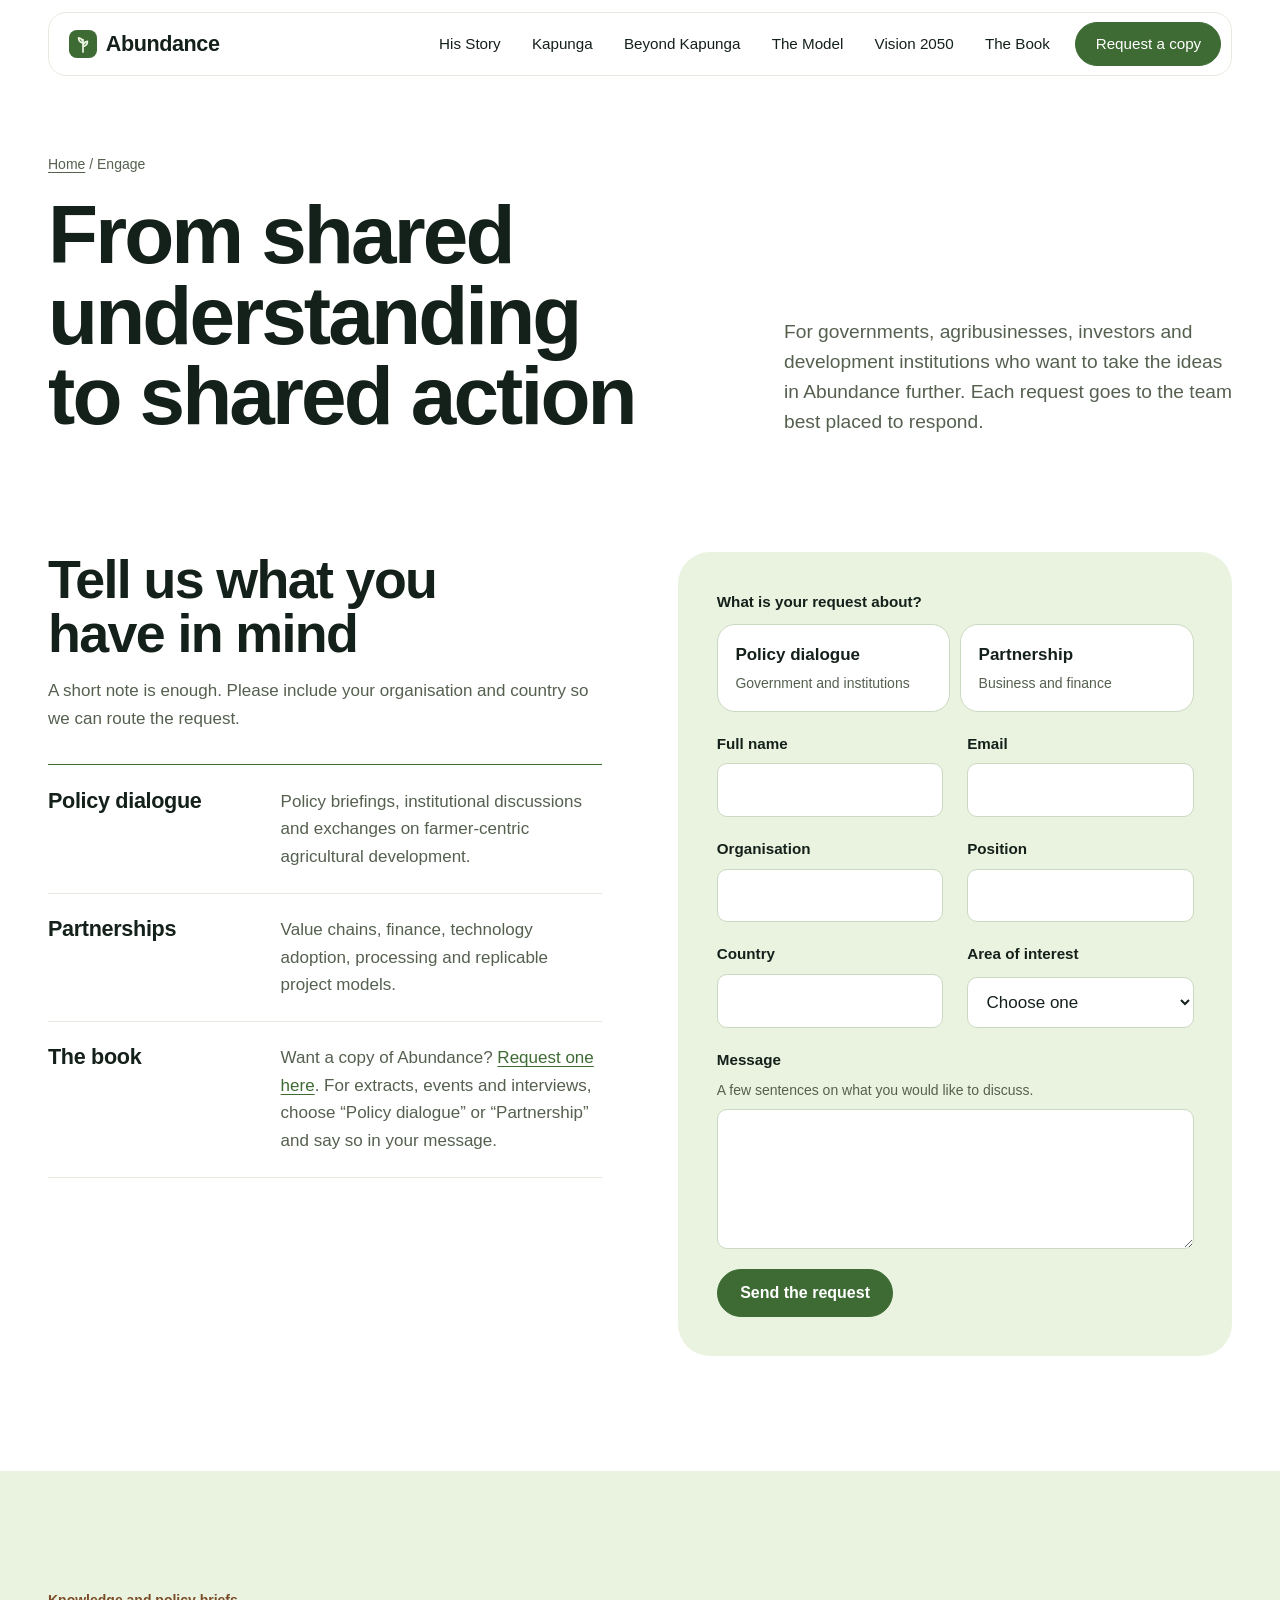
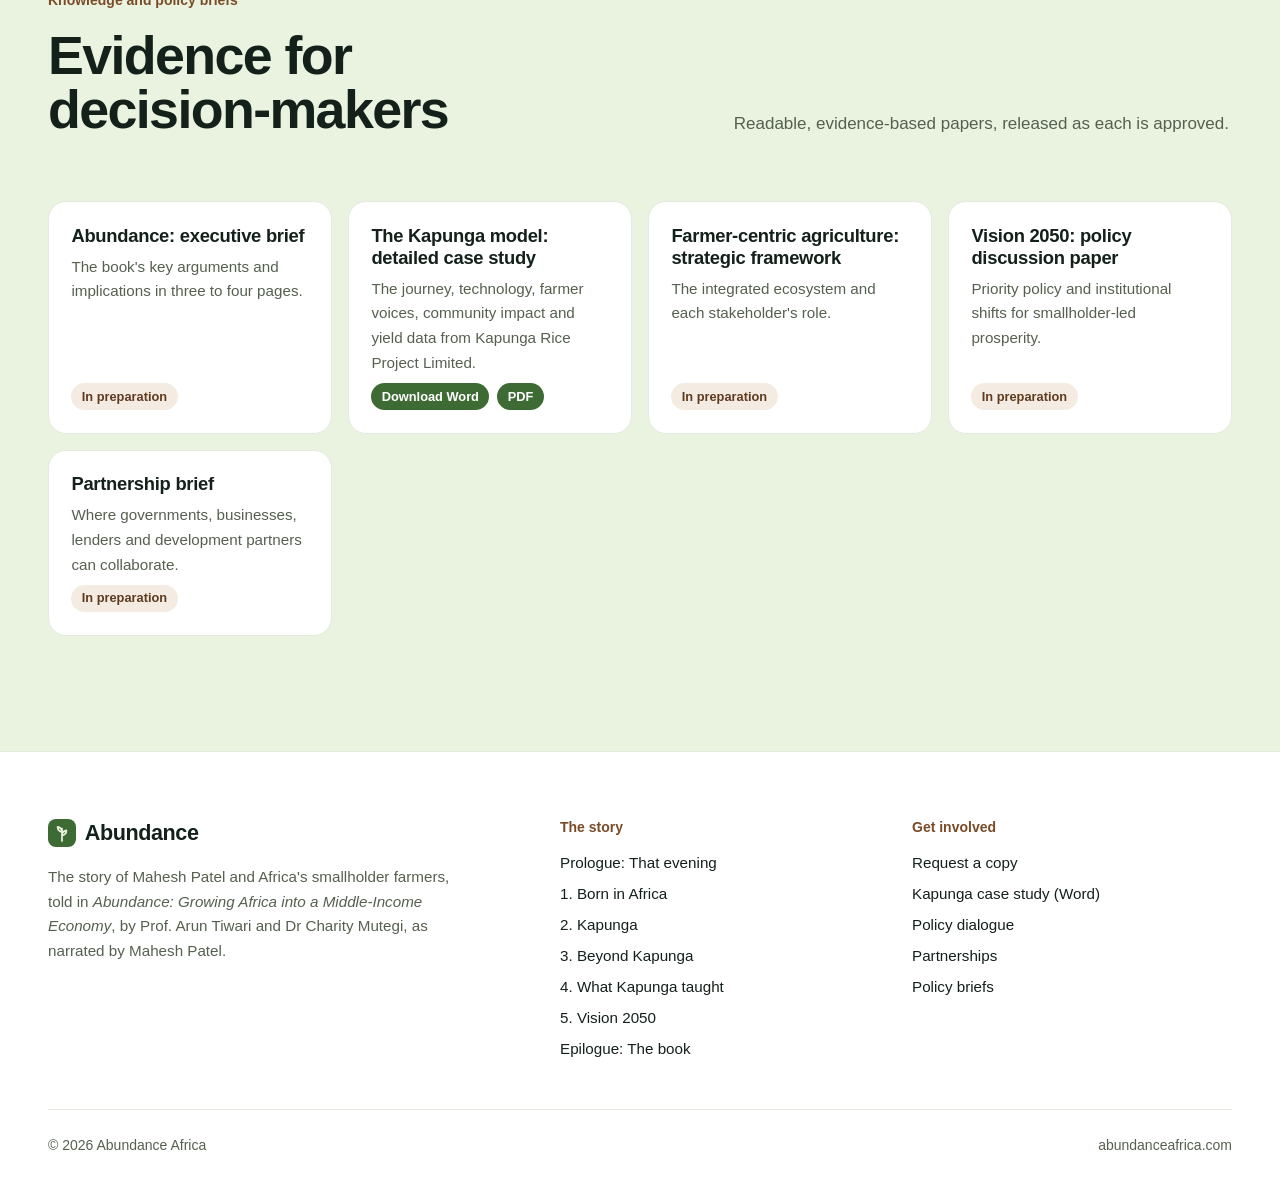
<file: engage.html>
<!doctype html>
<html lang="en">
<head>
<meta charset="utf-8">
<meta name="viewport" content="width=device-width, initial-scale=1">
<title>Engage — Abundance</title>
<meta name="description" content="Request a policy dialogue, explore a partnership or enquire about the book Abundance.">
<meta property="og:title" content="Engage — Abundance">
<meta property="og:description" content="Request a policy dialogue, explore a partnership or enquire about the book Abundance.">
<meta property="og:image" content="assets/img/kapunga-canal.jpg">
<meta name="theme-color" content="#3E6B34">
<link rel="icon" href="assets/img/favicon.svg" type="image/svg+xml">
<link rel="preconnect" href="https://api.fontshare.com">
<link href="https://api.fontshare.com/v2/css?f[]=cabinet-grotesk@700,800&f[]=satoshi@400,500,700&f[]=zodiak@400&display=swap" rel="stylesheet">
<link rel="stylesheet" href="assets/site.css">
</head>
<body>
<header class="site-header">
  <div class="bar">
    <a class="brand" href="index.html"><svg viewBox="0 0 32 32" aria-hidden="true"><rect width="32" height="32" rx="9" fill="#3E6B34"/><path d="M16 25V11M16 15c-3-1-5-3.5-5-6 3 .5 5 3 5 6zm0 4c3-1 5-3.5 5-6-3 .5-5 3-5 6z" stroke="#EAF3E0" stroke-width="2" fill="none" stroke-linecap="round" stroke-linejoin="round"/></svg><b>Abundance</b></a>
    <nav class="nav" aria-label="Main"><a href="mahesh-patel.html">His Story</a><a href="kapunga.html">Kapunga</a><a href="beyond-kapunga.html">Beyond Kapunga</a><a href="the-model.html">The Model</a><a href="the-vision.html">Vision 2050</a><a href="the-book.html">The Book</a><a class="btn" href="request-copy.html">Request a copy</a></nav>
    <details class="menu">
      <summary>Menu</summary>
      <nav aria-label="Main"><a href="mahesh-patel.html">His Story</a><a href="kapunga.html">Kapunga</a><a href="beyond-kapunga.html">Beyond Kapunga</a><a href="the-model.html">The Model</a><a href="the-vision.html">Vision 2050</a><a href="the-book.html">The Book</a><a href="request-copy.html">Request a copy</a><a href="engage.html" aria-current="page">Engage</a><a href="assets/docs/kapunga-case-study.docx" download="Kapunga Rice Project Case Study.docx">Download the case study</a></nav>
    </details>
  </div>
</header>
<main>
<section class="phead">
  <div class="wrap">
    <p class="crumbs"><a href="index.html">Home</a> / Engage</p>
    <div class="phead-grid">
      <h1>From shared understanding to shared action</h1>
      <p class="lede">For governments, agribusinesses, investors and development institutions who want to take the ideas in Abundance further. Each request goes to the team best placed to respond.</p>
    </div>
  </div>
</section>

<section class="section">
  <div class="wrap split top">
    <div>
      <h2>Tell us what you have in mind</h2>
      <p class="muted" style="margin-top:1rem">A short note is enough. Please include your organisation and country so we can route the request.</p>
      <ul class="list-rows" style="margin-top:2rem">
        <li><h3>Policy dialogue</h3><p>Policy briefings, institutional discussions and exchanges on farmer-centric agricultural development.</p></li>
        <li><h3>Partnerships</h3><p>Value chains, finance, technology adoption, processing and replicable project models.</p></li>
        <li><h3>The book</h3><p>Want a copy of Abundance? <a href="request-copy.html">Request one here</a>. For extracts, events and interviews, choose “Policy dialogue” or “Partnership” and say so in your message.</p></li>
      </ul>
    </div>
    <form class="form" id="form" data-form="engage" novalidate>
      <input type="hidden" name="_subject" value="Engage request: Abundance">
      <input type="hidden" name="form" value="Engage">
      <input type="hidden" name="_template" value="table">
      <input type="hidden" name="_captcha" value="false">
      <div class="field full" hidden><label for="f-honey">Leave this empty</label><input id="f-honey" name="_honey" tabindex="-1" autocomplete="off"></div>
      <fieldset class="choice choice--2">
        <legend>What is your request about?</legend>
        <label><input type="radio" name="route" value="policy" required><b>Policy dialogue</b><span>Government and institutions</span></label>
        <label><input type="radio" name="route" value="partnership"><b>Partnership</b><span>Business and finance</span></label>
      </fieldset>
      <div class="field"><label for="f-name">Full name</label><input id="f-name" name="name" autocomplete="name" required></div>
      <div class="field"><label for="f-email">Email</label><input id="f-email" name="email" type="email" autocomplete="email" required></div>
      <div class="field"><label for="f-org">Organisation</label><input id="f-org" name="organisation" autocomplete="organization" required></div>
      <div class="field"><label for="f-pos">Position</label><input id="f-pos" name="position" autocomplete="organization-title"></div>
      <div class="field"><label for="f-country">Country</label><input id="f-country" name="country" autocomplete="country-name" required></div>
      <div class="field"><label for="f-area">Area of interest</label>
        <select id="f-area" name="area">
          <option value="">Choose one</option>
          <option>Irrigation and infrastructure</option>
          <option>Smallholder finance</option>
          <option>Outgrower and value-chain models</option>
          <option>Processing and value addition</option>
          <option>Agricultural policy and institutions</option>
          <option>Youth and women in agriculture</option>
          <option>The book and its ideas</option>
        </select>
      </div>
      <div class="field full"><label for="f-msg">Message</label><span class="hint" id="f-msg-hint">A few sentences on what you would like to discuss.</span><textarea id="f-msg" name="message" aria-describedby="f-msg-hint" required></textarea></div>
      <div class="field full"><button class="btn" type="submit" style="justify-self:start">Send the request</button></div>
      <div class="form-status notice field full" role="status" aria-live="polite" hidden></div>
    </form>
  </div>
</section>

<section class="section leaf" id="briefs">
  <div class="wrap">
    <div class="head"><div><span class="label">Knowledge and policy briefs</span><h2>Evidence for decision-makers</h2></div><p>Readable, evidence-based papers, released as each is approved.</p></div>
    <ul class="briefs">
      <li><h3>Abundance: executive brief</h3><p>The book's key arguments and implications in three to four pages.</p><span class="status">In preparation</span></li>
      <li><h3>The Kapunga model: detailed case study</h3><p>The journey, technology, farmer voices, community impact and yield data from Kapunga Rice Project Limited.</p><span style="display:flex;gap:.5rem;flex-wrap:wrap"><a class="status" href="assets/docs/kapunga-case-study.docx" download="Kapunga Rice Project Case Study.docx">Download Word</a><a class="status" href="assets/docs/kapunga-case-study.pdf" download="Kapunga Rice Project Case Study.pdf">PDF</a></span></li>
      <li><h3>Farmer-centric agriculture: strategic framework</h3><p>The integrated ecosystem and each stakeholder's role.</p><span class="status">In preparation</span></li>
      <li><h3>Vision 2050: policy discussion paper</h3><p>Priority policy and institutional shifts for smallholder-led prosperity.</p><span class="status">In preparation</span></li>
      <li><h3>Partnership brief</h3><p>Where governments, businesses, lenders and development partners can collaborate.</p><span class="status">In preparation</span></li>
    </ul>
  </div>
</section>

</main>
<footer class="site-footer">
  <div class="wrap">
    <div class="foot-grid">
      <div>
        <a class="brand" href="index.html"><svg viewBox="0 0 32 32" aria-hidden="true"><rect width="32" height="32" rx="9" fill="#3E6B34"/><path d="M16 25V11M16 15c-3-1-5-3.5-5-6 3 .5 5 3 5 6zm0 4c3-1 5-3.5 5-6-3 .5-5 3-5 6z" stroke="#EAF3E0" stroke-width="2" fill="none" stroke-linecap="round" stroke-linejoin="round"/></svg><b>Abundance</b></a>
        <p class="muted" style="margin-top:.9rem;max-width:26rem">The story of Mahesh Patel and Africa's smallholder farmers, told in <i>Abundance: Growing Africa into a Middle-Income Economy</i>, by Prof. Arun Tiwari and Dr Charity Mutegi, as narrated by Mahesh Patel.</p>
      </div>
      <div>
        <h4>The story</h4>
        <ul><li><a href="index.html">Prologue: That evening</a></li><li><a href="mahesh-patel.html">1. Born in Africa</a></li><li><a href="kapunga.html">2. Kapunga</a></li><li><a href="beyond-kapunga.html">3. Beyond Kapunga</a></li><li><a href="the-model.html">4. What Kapunga taught</a></li><li><a href="the-vision.html">5. Vision 2050</a></li><li><a href="the-book.html">Epilogue: The book</a></li></ul>
      </div>
      <div>
        <h4>Get involved</h4>
        <ul><li><a href="request-copy.html">Request a copy</a></li><li><a href="assets/docs/kapunga-case-study.docx" download="Kapunga Rice Project Case Study.docx">Kapunga case study (Word)</a></li><li><a href="engage.html?route=policy#form">Policy dialogue</a></li><li><a href="engage.html?route=partnership#form">Partnerships</a></li><li><a href="engage.html#briefs">Policy briefs</a></li></ul>
      </div>
    </div>
    <div class="foot-note"><span>&copy; 2026 Abundance Africa</span><span>abundanceafrica.com</span></div>
  </div>
</footer>
<script src="assets/site.js" defer></script>
</body>
</html>
</file>
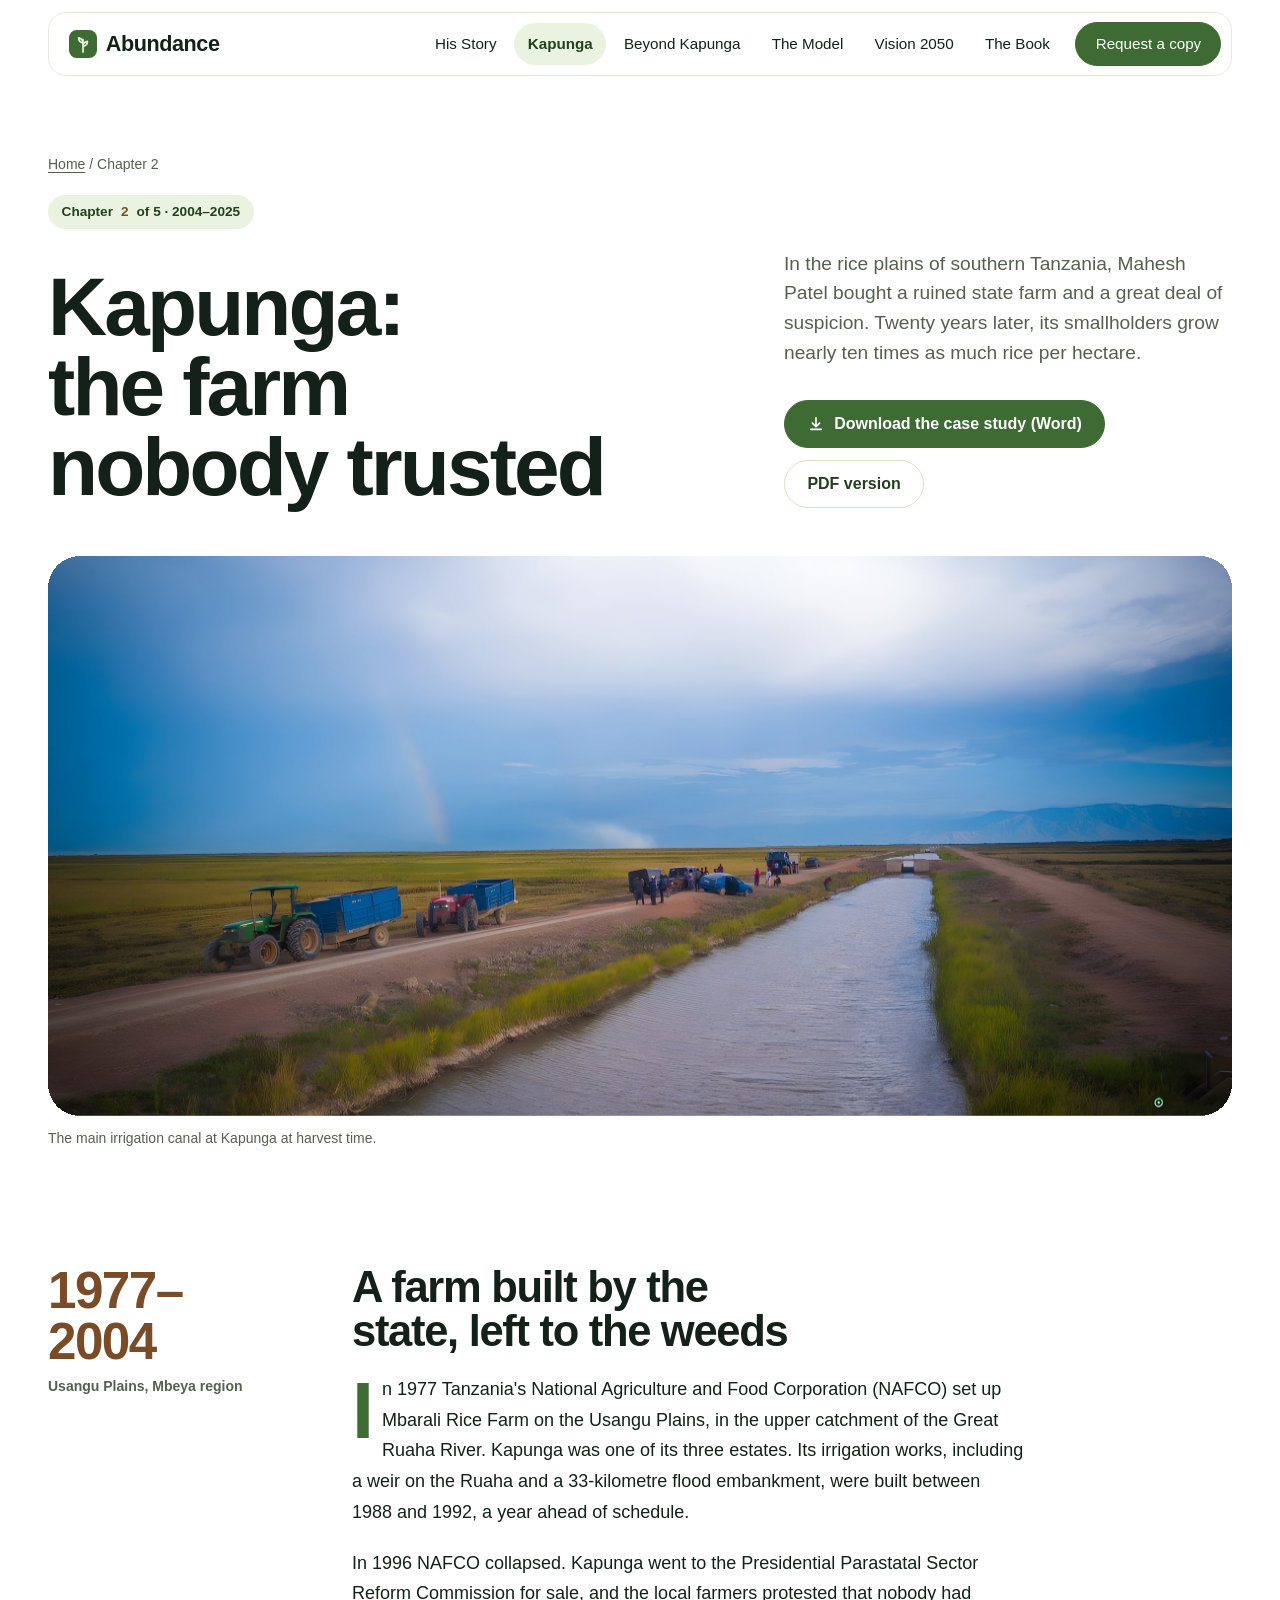
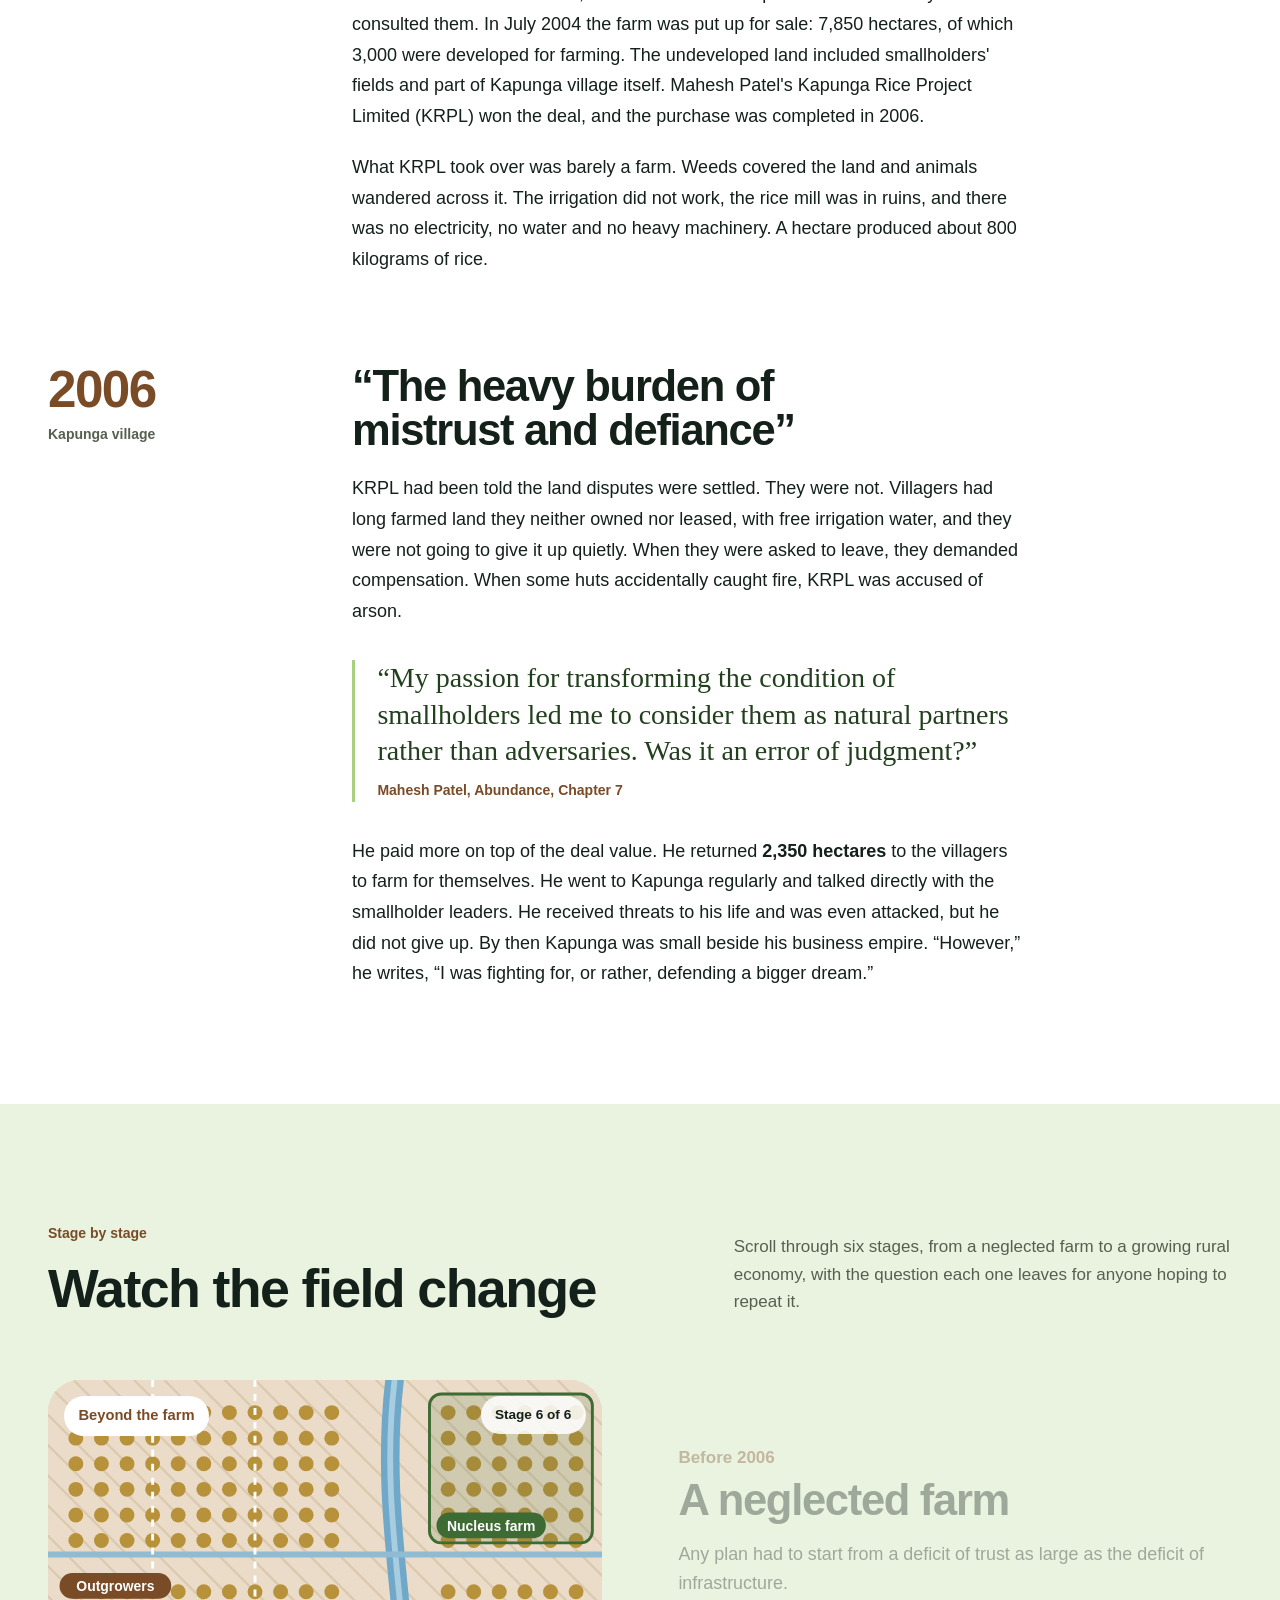
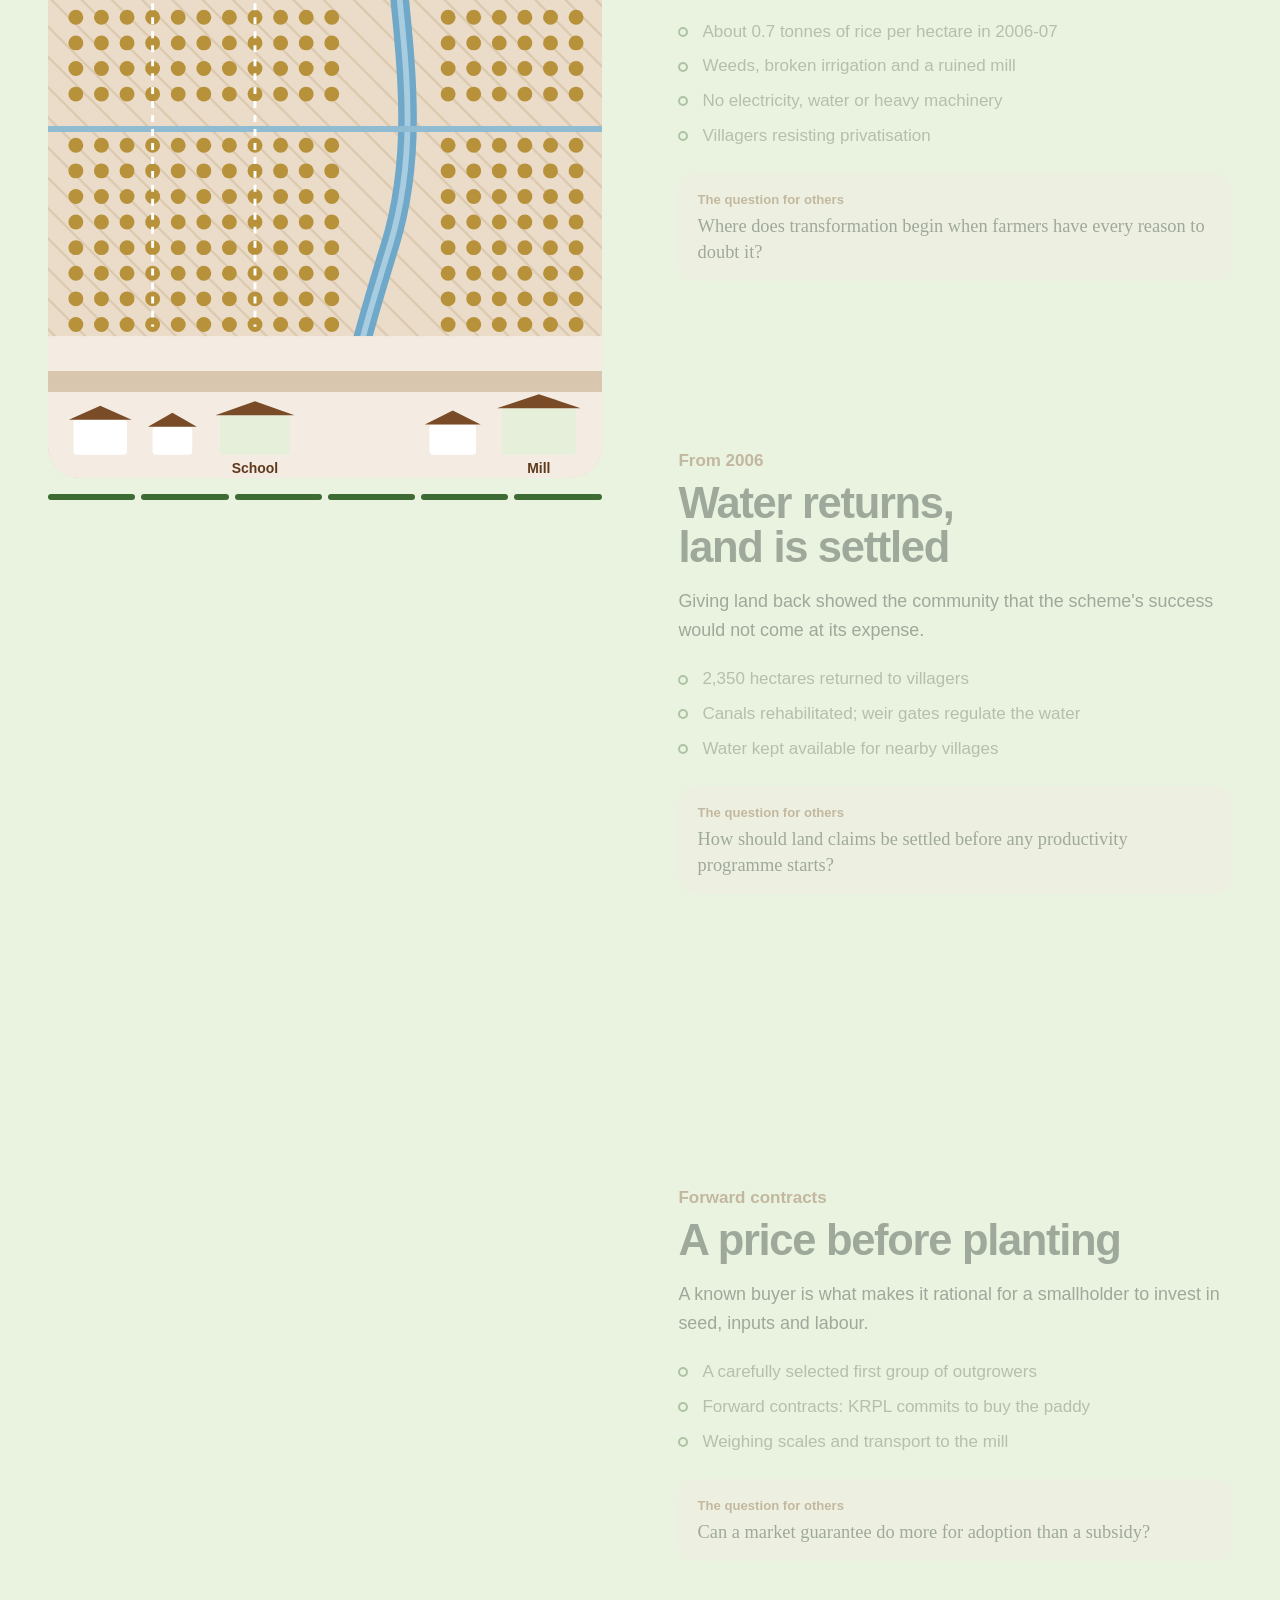
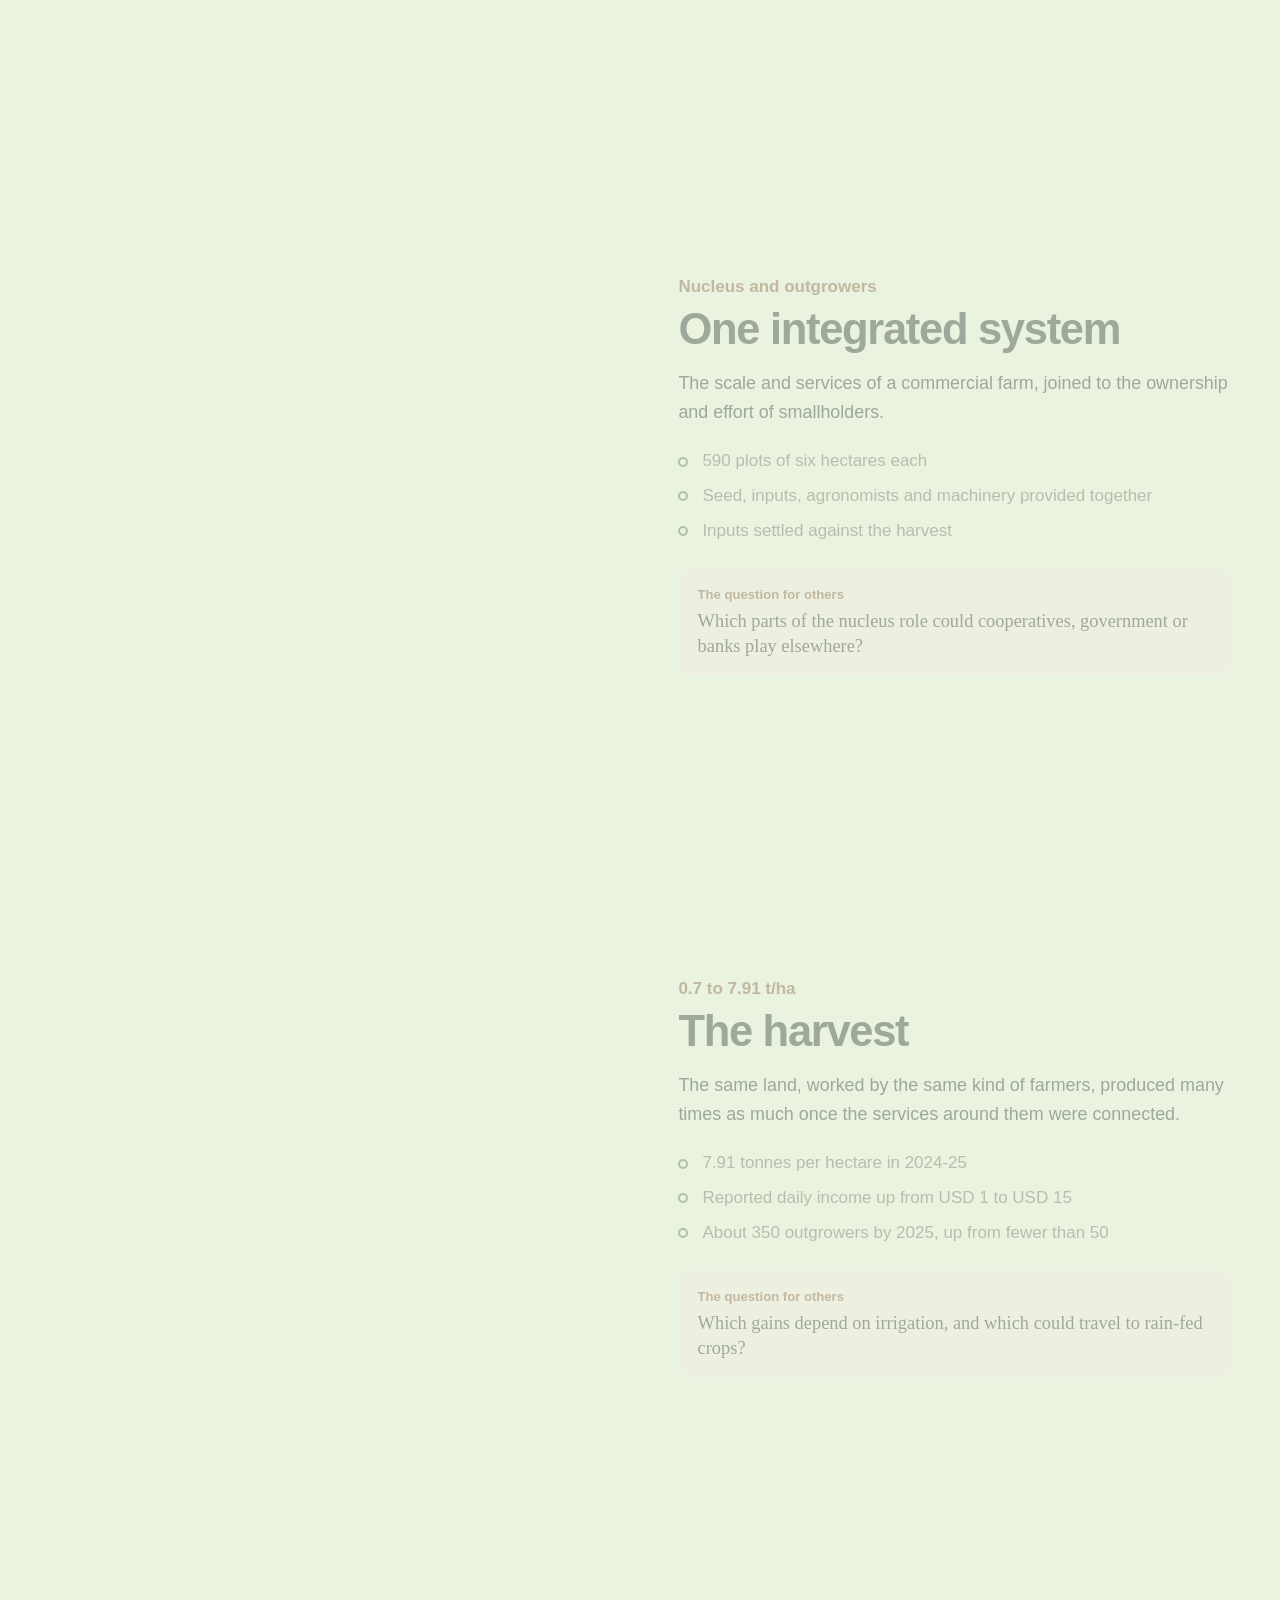
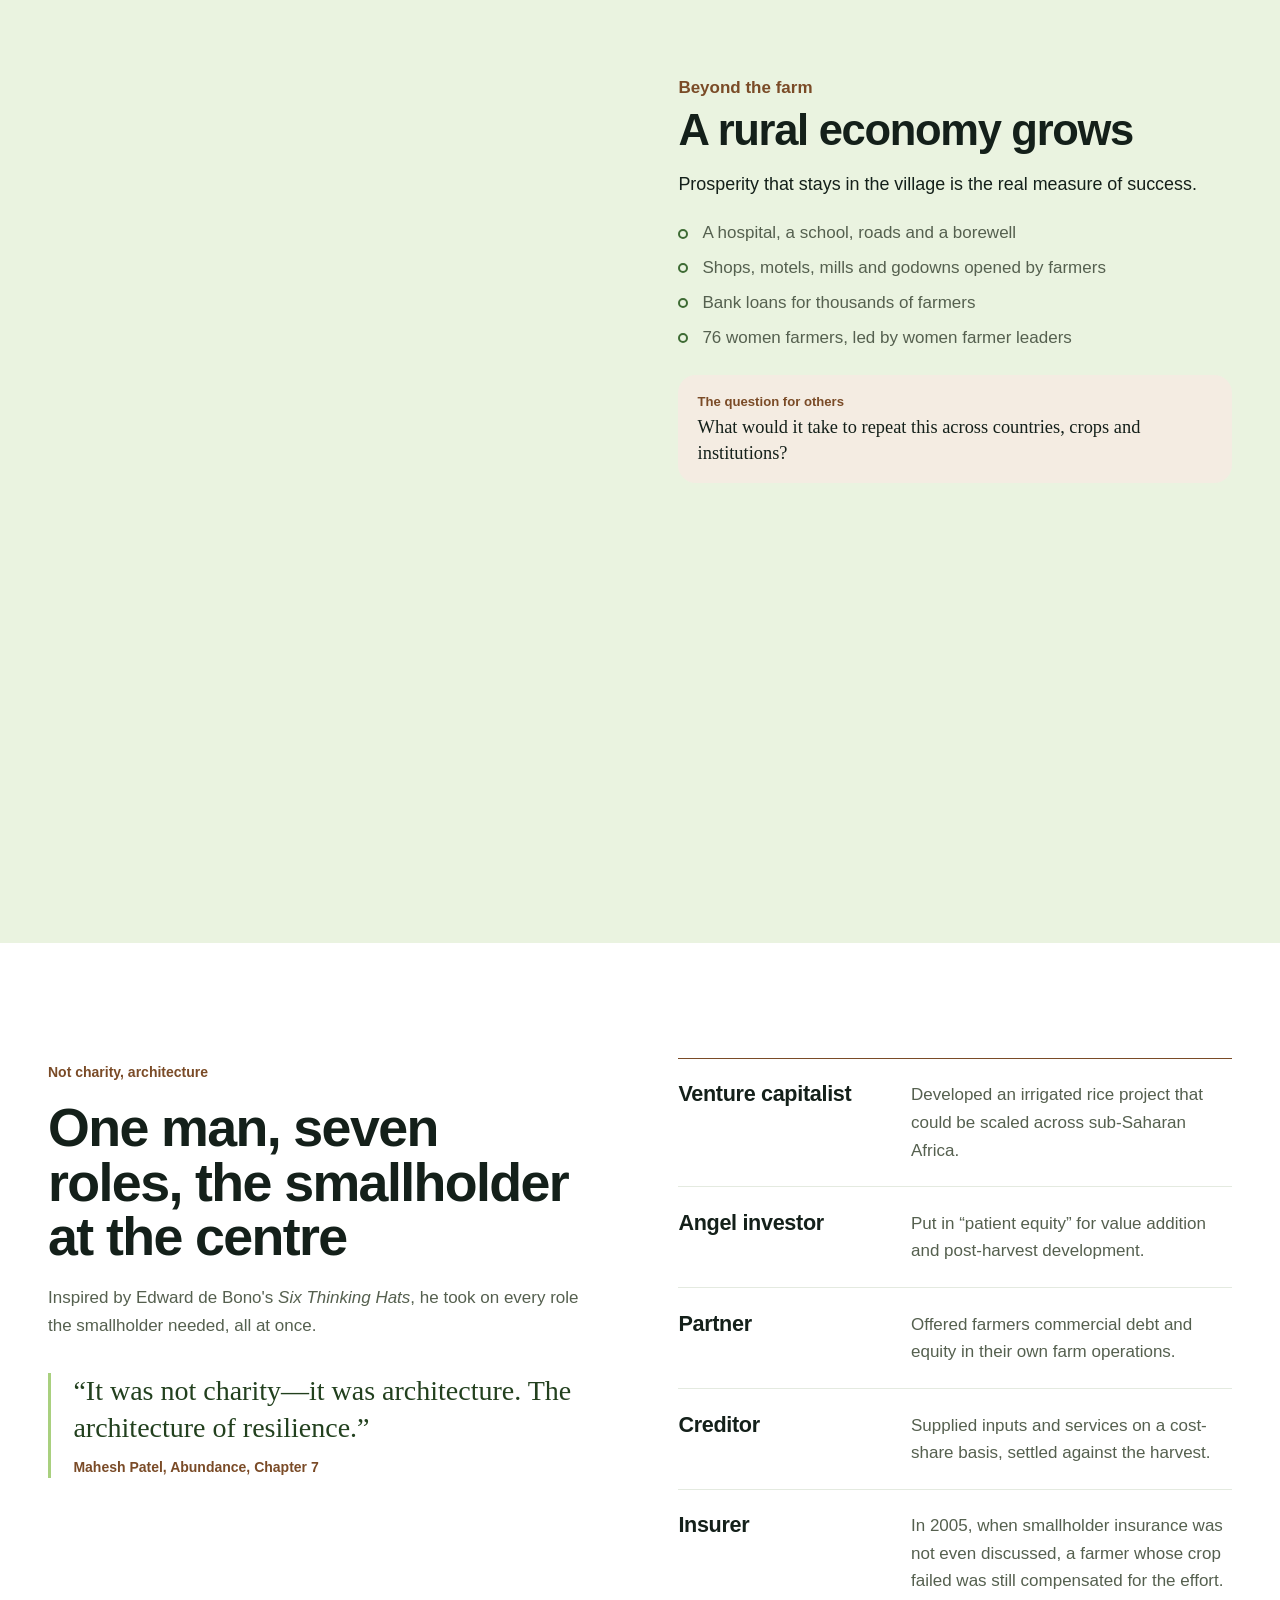
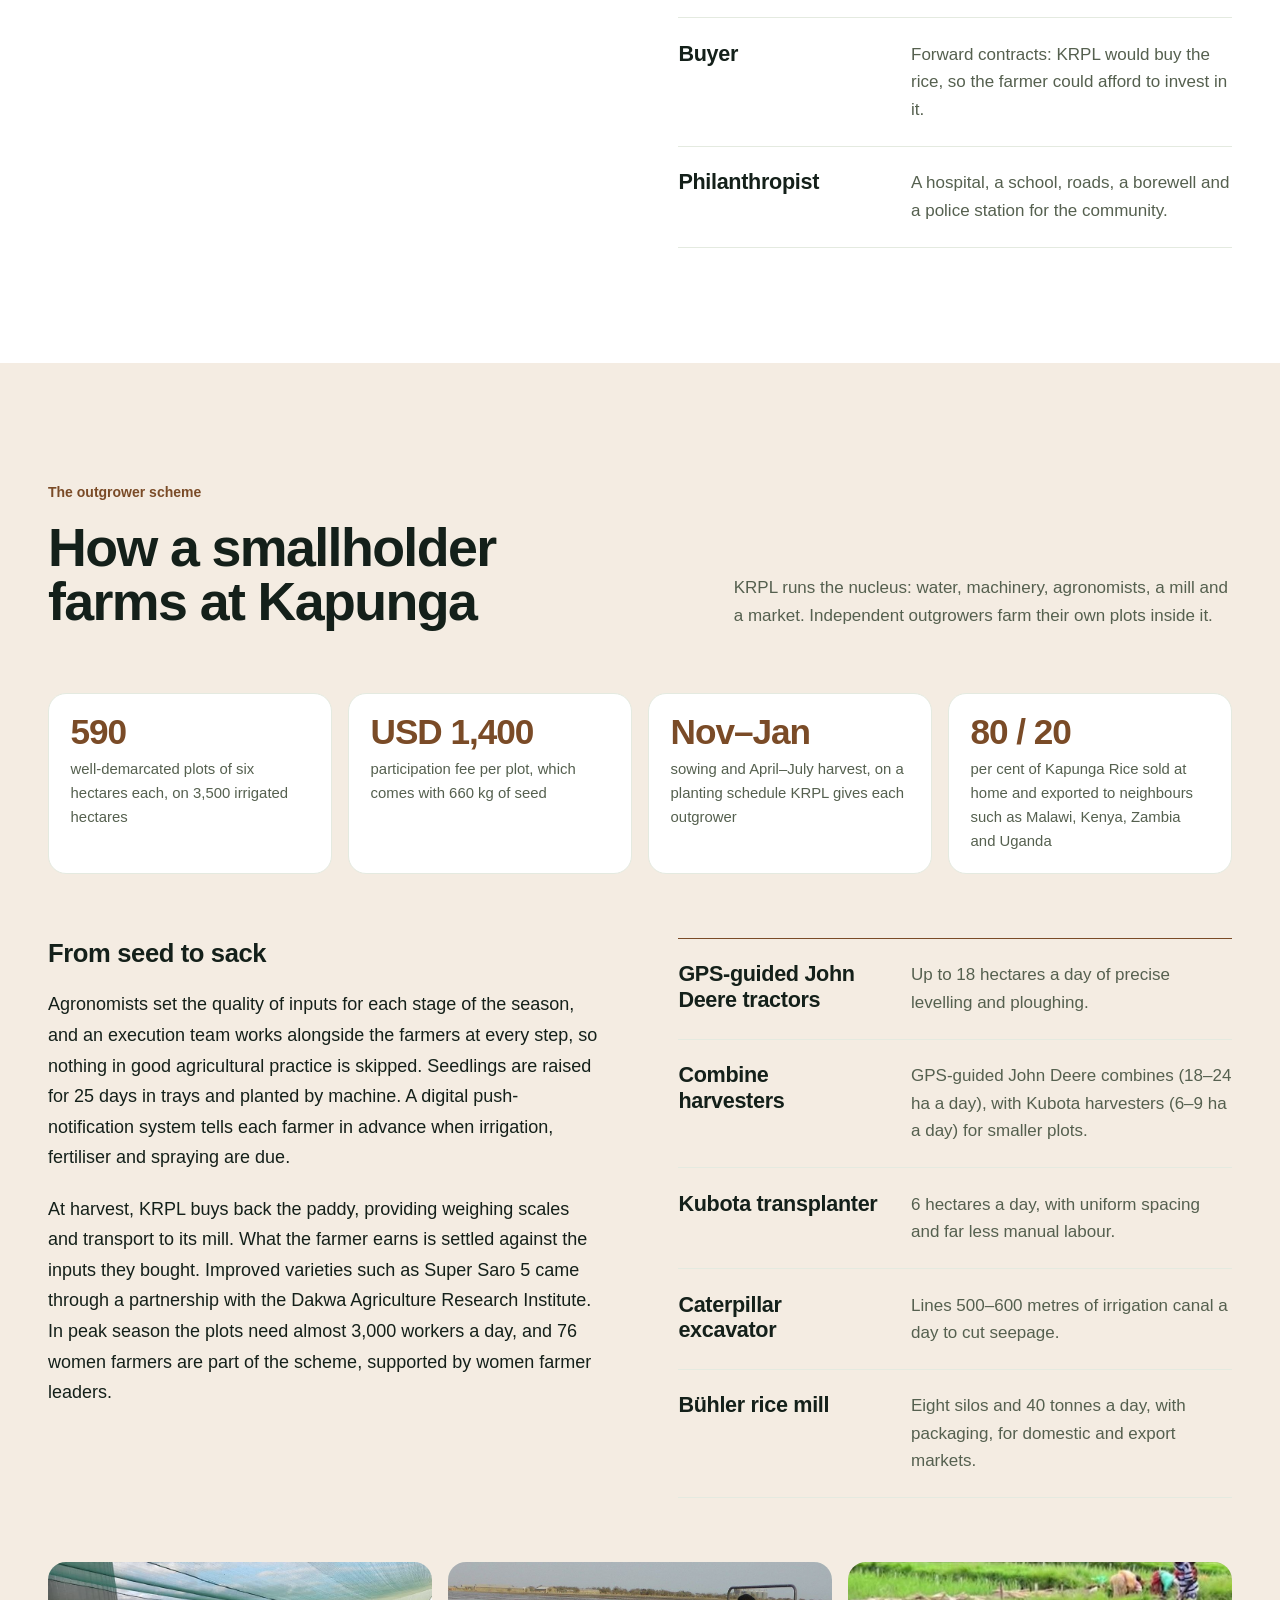
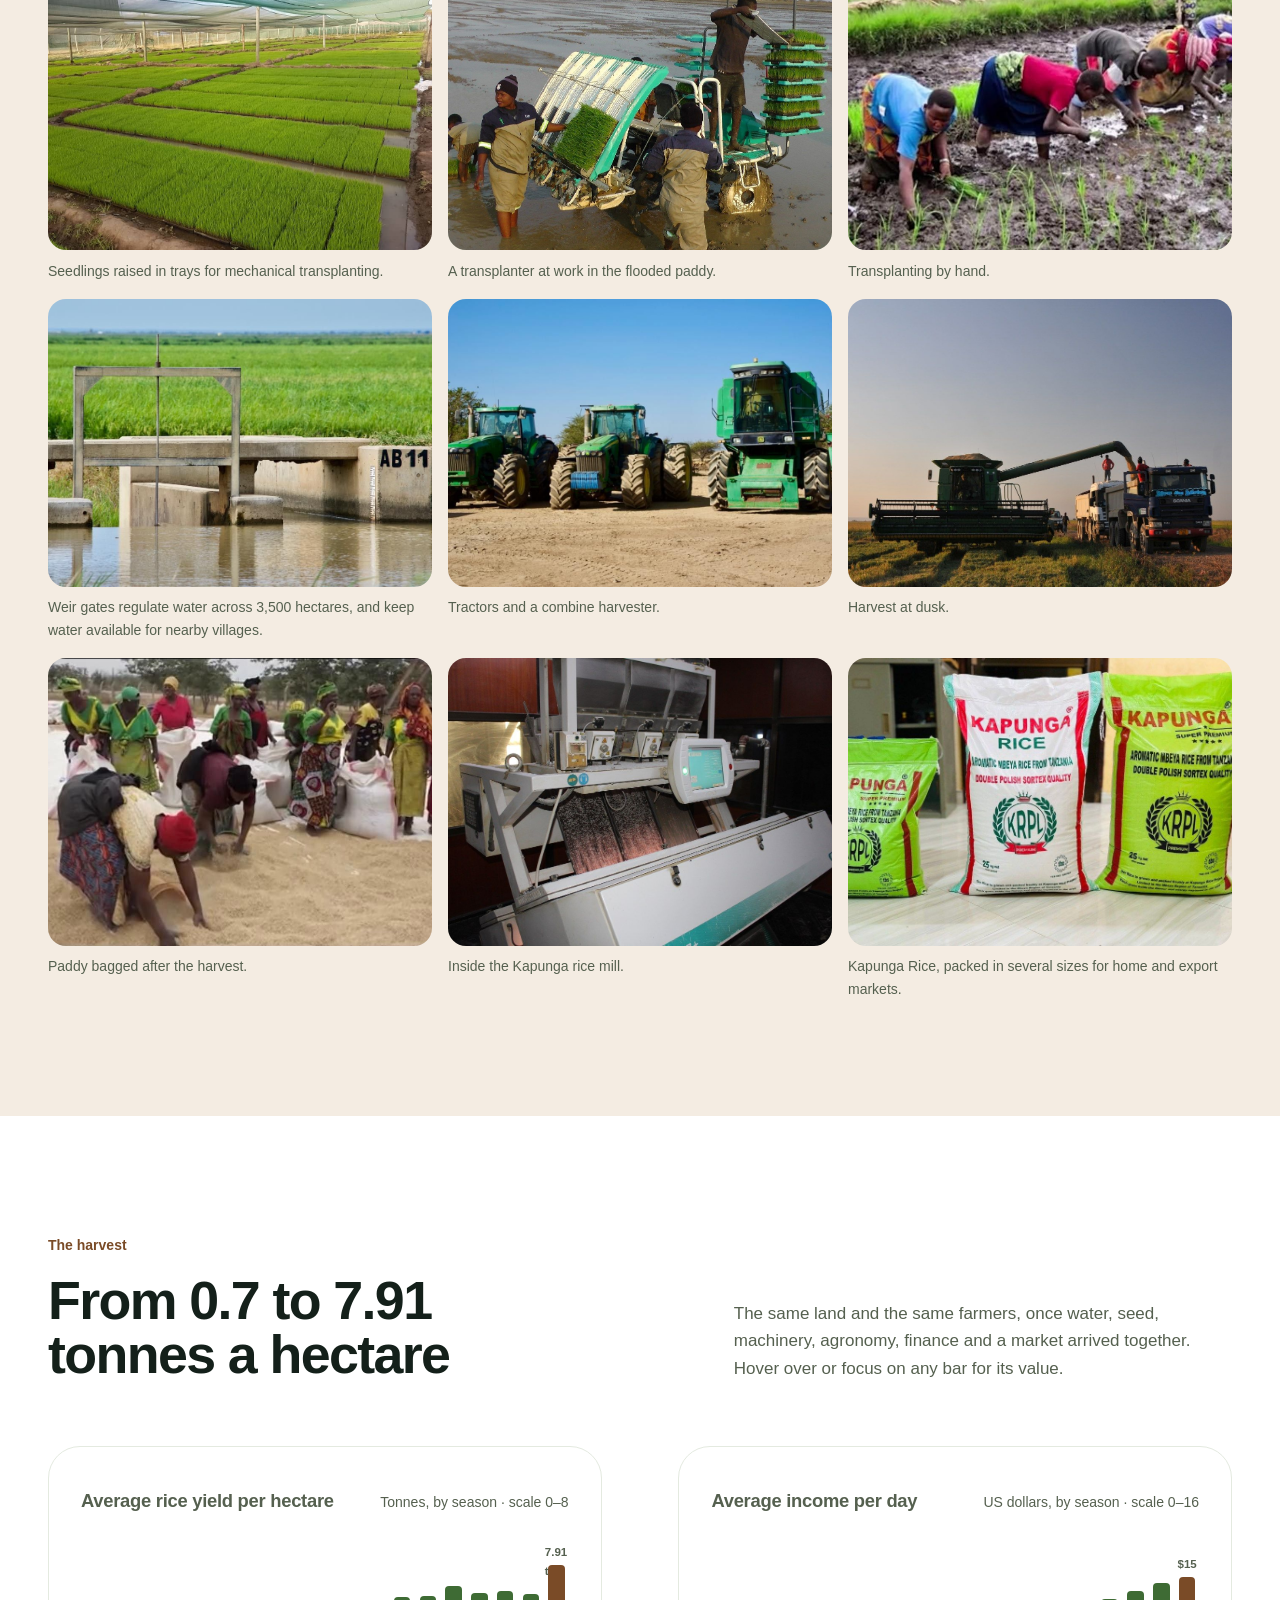
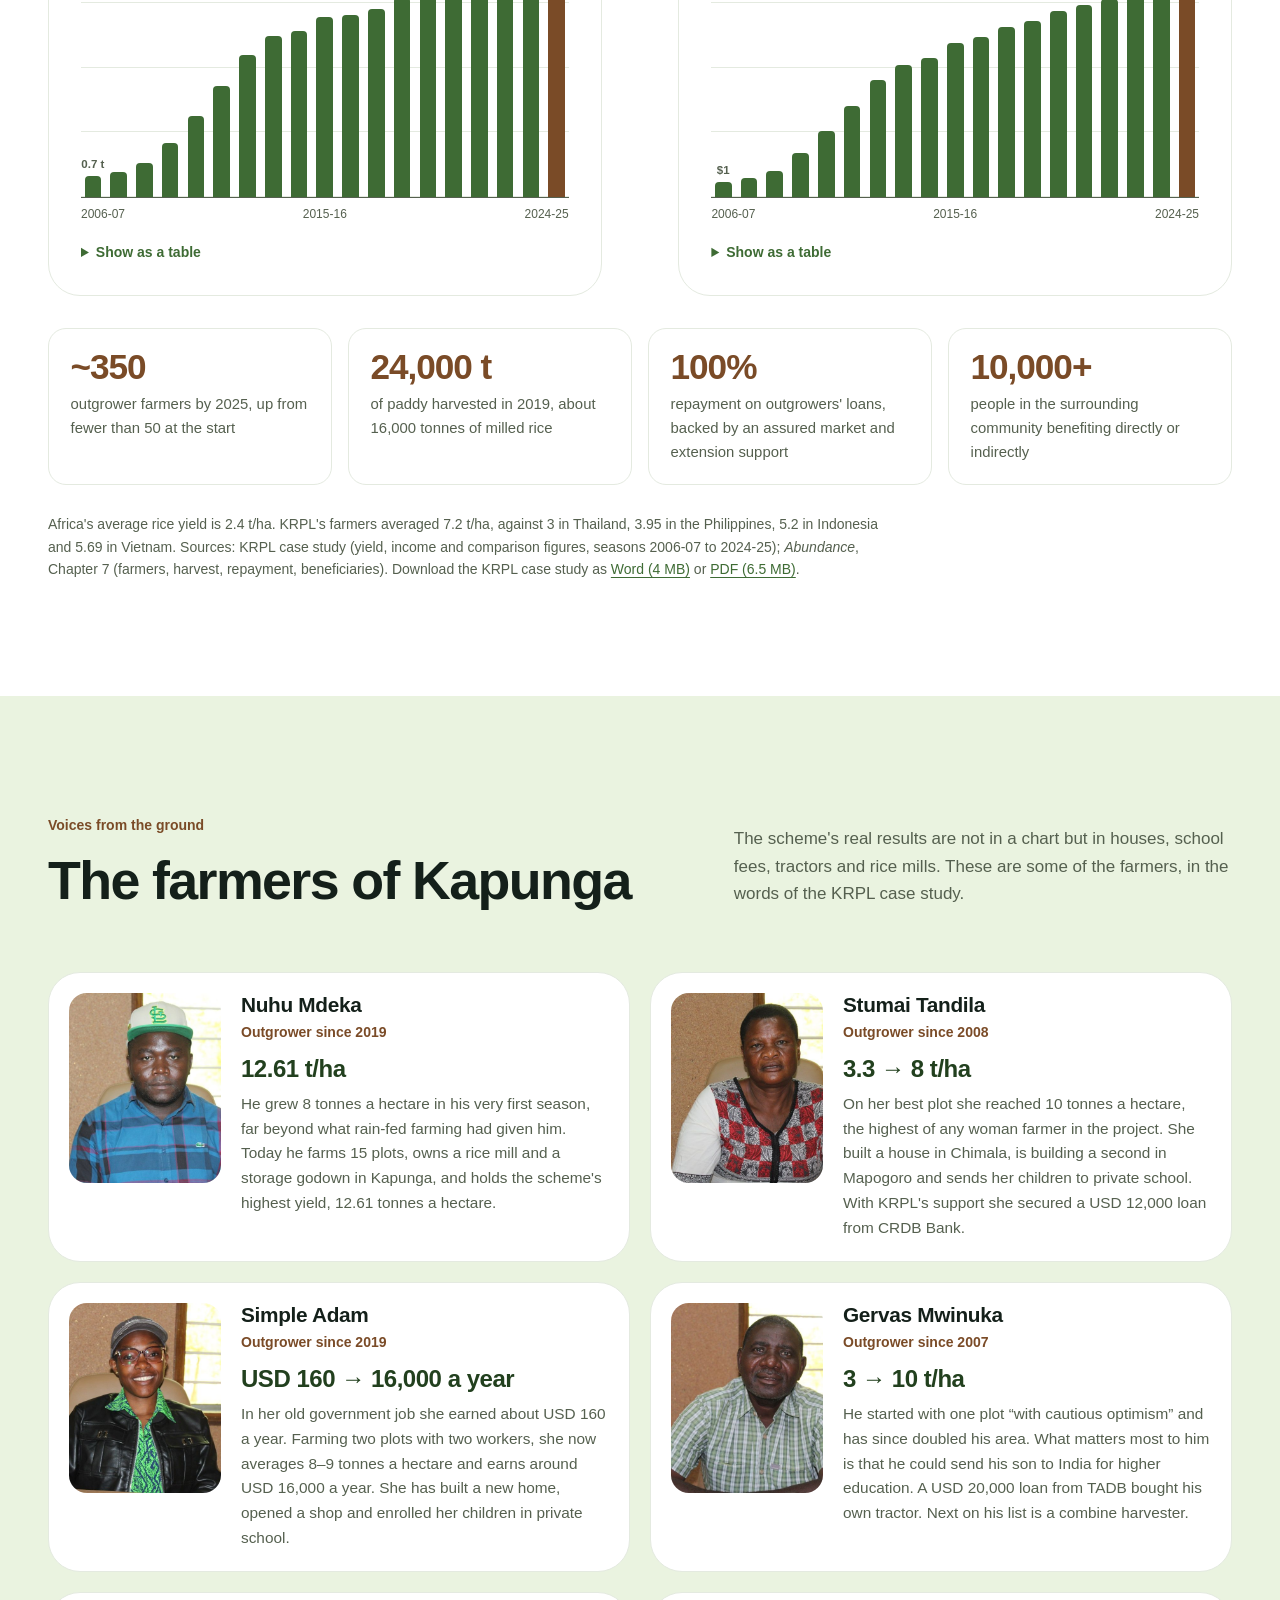
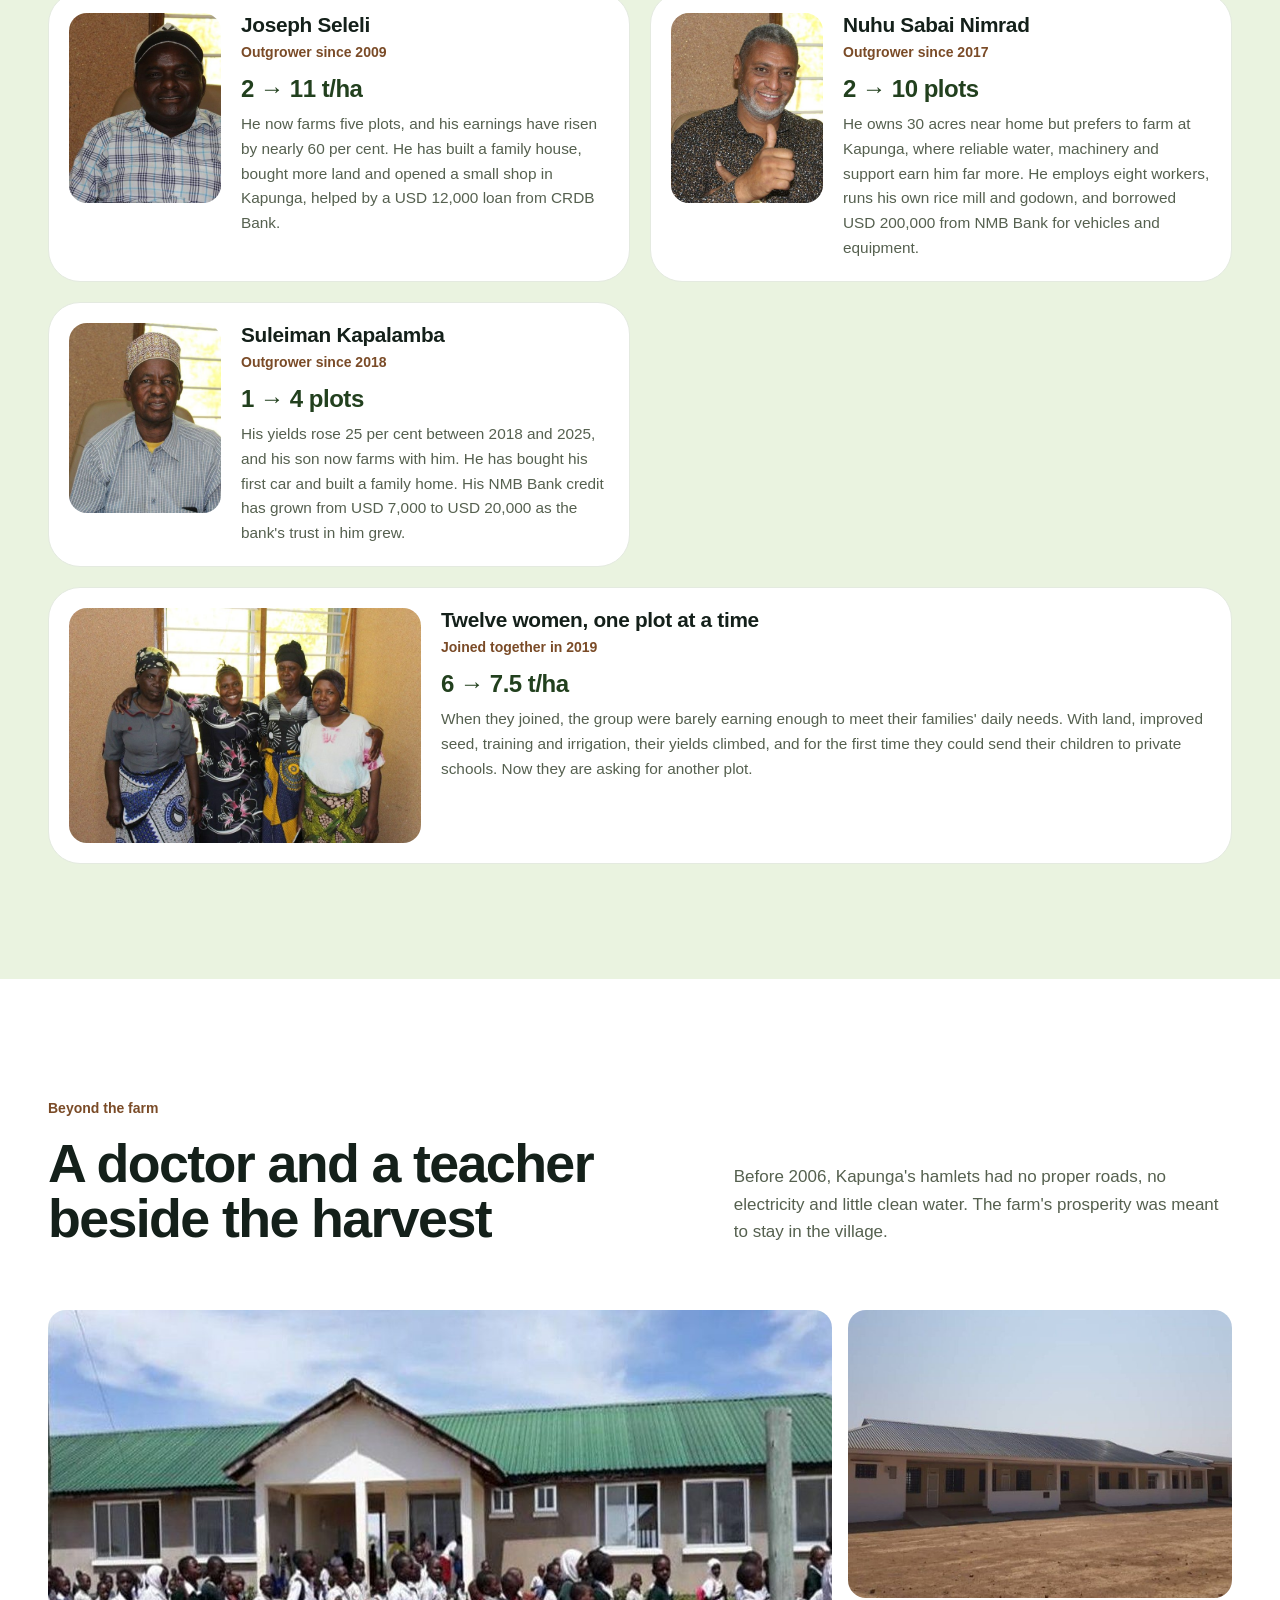
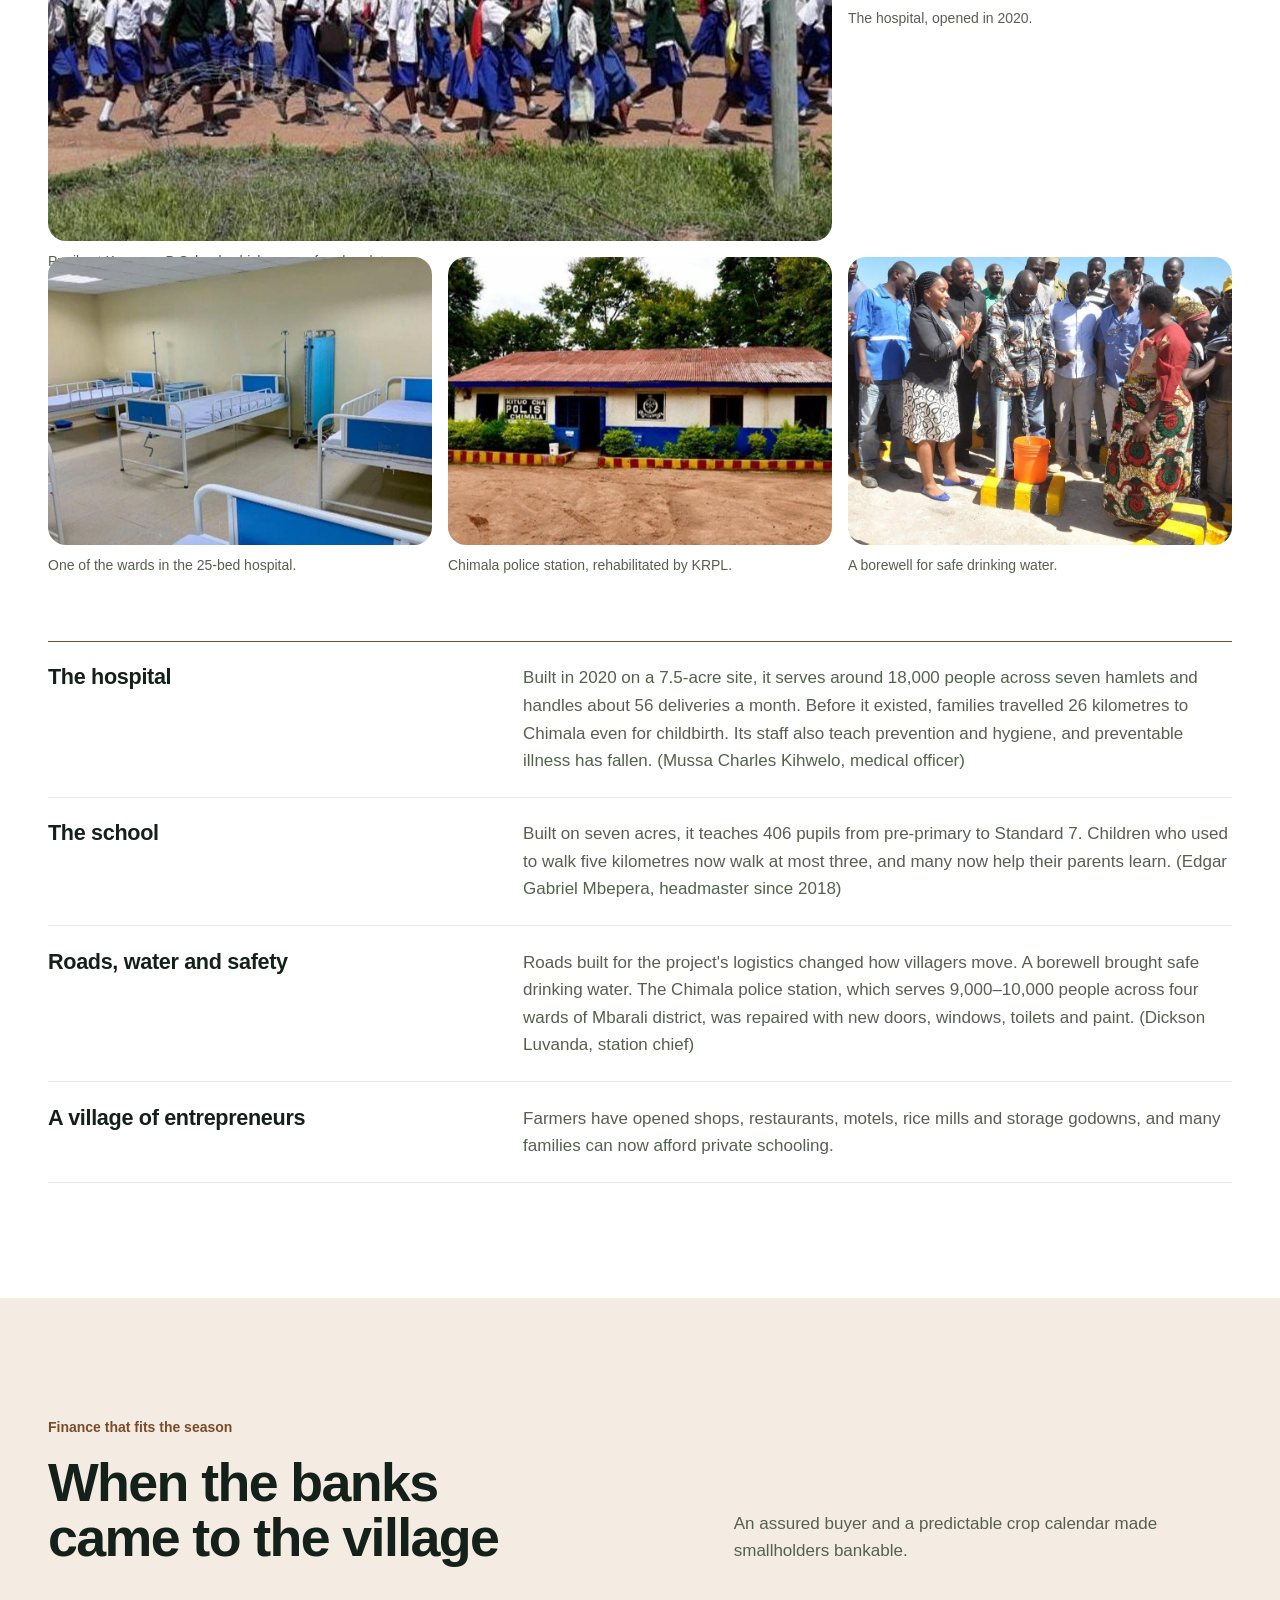
<file: kapunga.html>
<!doctype html>
<html lang="en">
<head>
<meta charset="utf-8">
<meta name="viewport" content="width=device-width, initial-scale=1">
<title>Kapunga — Abundance</title>
<meta name="description" content="Chapter 2 of the Abundance story: how Mahesh Patel turned a neglected state rice farm in Tanzania into a scheme where smallholders grow more than 7 tonnes a hectare, told through its farmers.">
<meta property="og:title" content="Kapunga — Abundance">
<meta property="og:description" content="Chapter 2 of the Abundance story: how a neglected state rice farm in Tanzania became a scheme where smallholders grow more than 7 tonnes a hectare.">
<meta property="og:image" content="assets/img/kapunga-canal.jpg">
<meta name="theme-color" content="#3E6B34">
<link rel="icon" href="assets/img/favicon.svg" type="image/svg+xml">
<link rel="preconnect" href="https://api.fontshare.com">
<link href="https://api.fontshare.com/v2/css?f[]=cabinet-grotesk@700,800&f[]=satoshi@400,500,700&f[]=zodiak@400&display=swap" rel="stylesheet">
<link rel="stylesheet" href="assets/site.css">
</head>
<body>
<header class="site-header">
  <div class="bar">
    <a class="brand" href="index.html"><svg viewBox="0 0 32 32" aria-hidden="true"><rect width="32" height="32" rx="9" fill="#3E6B34"/><path d="M16 25V11M16 15c-3-1-5-3.5-5-6 3 .5 5 3 5 6zm0 4c3-1 5-3.5 5-6-3 .5-5 3-5 6z" stroke="#EAF3E0" stroke-width="2" fill="none" stroke-linecap="round" stroke-linejoin="round"/></svg><b>Abundance</b></a>
    <nav class="nav" aria-label="Main"><a href="mahesh-patel.html">His Story</a><a href="kapunga.html" aria-current="page">Kapunga</a><a href="beyond-kapunga.html">Beyond Kapunga</a><a href="the-model.html">The Model</a><a href="the-vision.html">Vision 2050</a><a href="the-book.html">The Book</a><a class="btn" href="request-copy.html">Request a copy</a></nav>
    <details class="menu">
      <summary>Menu</summary>
      <nav aria-label="Main"><a href="mahesh-patel.html">His Story</a><a href="kapunga.html" aria-current="page">Kapunga</a><a href="beyond-kapunga.html">Beyond Kapunga</a><a href="the-model.html">The Model</a><a href="the-vision.html">Vision 2050</a><a href="the-book.html">The Book</a><a href="request-copy.html">Request a copy</a><a href="engage.html">Engage</a><a href="assets/docs/kapunga-case-study.docx" download="Kapunga Rice Project Case Study.docx">Download the case study</a></nav>
    </details>
  </div>
</header>
<main>
<section class="phead">
  <div class="wrap">
    <p class="crumbs"><a href="index.html">Home</a> / Chapter 2</p>
    <span class="chapter-tag">Chapter <b>2</b> of 5 · 2004–2025</span>
    <div class="phead-grid">
      <h1>Kapunga: the farm nobody trusted</h1>
      <div><p class="lede">In the rice plains of southern Tanzania, Mahesh Patel bought a ruined state farm and a great deal of suspicion. Twenty years later, its smallholders grow nearly ten times as much rice per hectare.</p>
      <div class="actions"><a class="btn" href="assets/docs/kapunga-case-study.docx" download="Kapunga Rice Project Case Study.docx"><svg viewBox="0 0 20 20" fill="none" aria-hidden="true"><path d="M10 3v10m-4-4 4 4 4-4M4 16h12" stroke="currentColor" stroke-width="1.8" stroke-linecap="round" stroke-linejoin="round"/></svg>Download the case study (Word)</a><a class="btn btn-line" href="assets/docs/kapunga-case-study.pdf" download="Kapunga Rice Project Case Study.pdf">PDF version</a></div></div>
    </div>
  </div>
  <figure class="wrap phead-media"><div class="frame"><img src="assets/img/kapunga-canal.jpg" width="2400" height="1348" alt="An irrigation canal runs beside a dirt road through wide rice fields, with tractors, trailers and farmers at the roadside" style="object-position:45% 50%" fetchpriority="high"></div><figcaption>The main irrigation canal at Kapunga at harvest time.</figcaption></figure>
</section>

<section class="section">
  <div class="wrap">
    <article class="scene">
      <div class="scene-side"><span class="when">1977–2004</span><small>Usangu Plains, Mbeya region</small></div>
      <div class="read">
        <h2>A farm built by the state, left to the weeds</h2>
        <p class="first">In 1977 Tanzania's National Agriculture and Food Corporation (NAFCO) set up Mbarali Rice Farm on the Usangu Plains, in the upper catchment of the Great Ruaha River. Kapunga was one of its three estates. Its irrigation works, including a weir on the Ruaha and a 33-kilometre flood embankment, were built between 1988 and 1992, a year ahead of schedule.</p>
        <p>In 1996 NAFCO collapsed. Kapunga went to the Presidential Parastatal Sector Reform Commission for sale, and the local farmers protested that nobody had consulted them. In July 2004 the farm was put up for sale: 7,850 hectares, of which 3,000 were developed for farming. The undeveloped land included smallholders' fields and part of Kapunga village itself. Mahesh Patel's Kapunga Rice Project Limited (KRPL) won the deal, and the purchase was completed in 2006.</p>
        <p>What KRPL took over was barely a farm. Weeds covered the land and animals wandered across it. The irrigation did not work, the rice mill was in ruins, and there was no electricity, no water and no heavy machinery. A hectare produced about 800 kilograms of rice.</p>
      </div>
    </article>

    <article class="scene">
      <div class="scene-side"><span class="when">2006</span><small>Kapunga village</small></div>
      <div class="read">
        <h2>“The heavy burden of mistrust and defiance”</h2>
        <p>KRPL had been told the land disputes were settled. They were not. Villagers had long farmed land they neither owned nor leased, with free irrigation water, and they were not going to give it up quietly. When they were asked to leave, they demanded compensation. When some huts accidentally caught fire, KRPL was accused of arson.</p>
        <blockquote class="pull"><p>“My passion for transforming the condition of smallholders led me to consider them as natural partners rather than adversaries. Was it an error of judgment?”</p><cite>Mahesh Patel, Abundance, Chapter 7</cite></blockquote>
        <p>He paid more on top of the deal value. He returned <b>2,350 hectares</b> to the villagers to farm for themselves. He went to Kapunga regularly and talked directly with the smallholder leaders. He received threats to his life and was even attacked, but he did not give up. By then Kapunga was small beside his business empire. “However,” he writes, “I was fighting for, or rather, defending a bigger dream.”</p>
      </div>
    </article>
  </div>
</section>

<section class="section leaf">
  <div class="wrap">
    <div class="head">
      <div><span class="label">Stage by stage</span><h2>Watch the field change</h2></div>
      <p>Scroll through six stages, from a neglected farm to a growing rural economy, with the question each one leaves for anyone hoping to repeat it.</p>
    </div>
    <div class="story" data-story>
  <div class="story-visual">
    <div class="field-card"><svg class="field" viewBox="0 0 480 600" preserveAspectRatio="xMidYMid slice" role="img" aria-label="An illustrated rice field that changes with each stage: bare soil, then a canal, seedlings, outgrower plots around a nucleus farm, a golden harvest and finally a village with a school and a mill."><rect width="480" height="600" fill="#EADCC8"/><line x1="-600" y1="0" x2="0" y2="600" stroke="#DCCAB0" stroke-width="2"/><line x1="-574" y1="0" x2="26" y2="600" stroke="#DCCAB0" stroke-width="2"/><line x1="-548" y1="0" x2="52" y2="600" stroke="#DCCAB0" stroke-width="2"/><line x1="-522" y1="0" x2="78" y2="600" stroke="#DCCAB0" stroke-width="2"/><line x1="-496" y1="0" x2="104" y2="600" stroke="#DCCAB0" stroke-width="2"/><line x1="-470" y1="0" x2="130" y2="600" stroke="#DCCAB0" stroke-width="2"/><line x1="-444" y1="0" x2="156" y2="600" stroke="#DCCAB0" stroke-width="2"/><line x1="-418" y1="0" x2="182" y2="600" stroke="#DCCAB0" stroke-width="2"/><line x1="-392" y1="0" x2="208" y2="600" stroke="#DCCAB0" stroke-width="2"/><line x1="-366" y1="0" x2="234" y2="600" stroke="#DCCAB0" stroke-width="2"/><line x1="-340" y1="0" x2="260" y2="600" stroke="#DCCAB0" stroke-width="2"/><line x1="-314" y1="0" x2="286" y2="600" stroke="#DCCAB0" stroke-width="2"/><line x1="-288" y1="0" x2="312" y2="600" stroke="#DCCAB0" stroke-width="2"/><line x1="-262" y1="0" x2="338" y2="600" stroke="#DCCAB0" stroke-width="2"/><line x1="-236" y1="0" x2="364" y2="600" stroke="#DCCAB0" stroke-width="2"/><line x1="-210" y1="0" x2="390" y2="600" stroke="#DCCAB0" stroke-width="2"/><line x1="-184" y1="0" x2="416" y2="600" stroke="#DCCAB0" stroke-width="2"/><line x1="-158" y1="0" x2="442" y2="600" stroke="#DCCAB0" stroke-width="2"/><line x1="-132" y1="0" x2="468" y2="600" stroke="#DCCAB0" stroke-width="2"/><line x1="-106" y1="0" x2="494" y2="600" stroke="#DCCAB0" stroke-width="2"/><line x1="-80" y1="0" x2="520" y2="600" stroke="#DCCAB0" stroke-width="2"/><line x1="-54" y1="0" x2="546" y2="600" stroke="#DCCAB0" stroke-width="2"/><line x1="-28" y1="0" x2="572" y2="600" stroke="#DCCAB0" stroke-width="2"/><line x1="-2" y1="0" x2="598" y2="600" stroke="#DCCAB0" stroke-width="2"/><line x1="24" y1="0" x2="624" y2="600" stroke="#DCCAB0" stroke-width="2"/><line x1="50" y1="0" x2="650" y2="600" stroke="#DCCAB0" stroke-width="2"/><line x1="76" y1="0" x2="676" y2="600" stroke="#DCCAB0" stroke-width="2"/><line x1="102" y1="0" x2="702" y2="600" stroke="#DCCAB0" stroke-width="2"/><line x1="128" y1="0" x2="728" y2="600" stroke="#DCCAB0" stroke-width="2"/><line x1="154" y1="0" x2="754" y2="600" stroke="#DCCAB0" stroke-width="2"/><line x1="180" y1="0" x2="780" y2="600" stroke="#DCCAB0" stroke-width="2"/><line x1="206" y1="0" x2="806" y2="600" stroke="#DCCAB0" stroke-width="2"/><line x1="232" y1="0" x2="832" y2="600" stroke="#DCCAB0" stroke-width="2"/><line x1="258" y1="0" x2="858" y2="600" stroke="#DCCAB0" stroke-width="2"/><line x1="284" y1="0" x2="884" y2="600" stroke="#DCCAB0" stroke-width="2"/><line x1="310" y1="0" x2="910" y2="600" stroke="#DCCAB0" stroke-width="2"/><line x1="336" y1="0" x2="936" y2="600" stroke="#DCCAB0" stroke-width="2"/><line x1="362" y1="0" x2="962" y2="600" stroke="#DCCAB0" stroke-width="2"/><line x1="388" y1="0" x2="988" y2="600" stroke="#DCCAB0" stroke-width="2"/><line x1="414" y1="0" x2="1014" y2="600" stroke="#DCCAB0" stroke-width="2"/><line x1="440" y1="0" x2="1040" y2="600" stroke="#DCCAB0" stroke-width="2"/><line x1="466" y1="0" x2="1066" y2="600" stroke="#DCCAB0" stroke-width="2"/><g class="l2"><path d="M300 0C282 150 336 270 296 400S256 540 272 600" fill="none" stroke="#6FA8C9" stroke-width="16" stroke-linecap="round"/><path d="M300 0C282 150 336 270 296 400S256 540 272 600" fill="none" stroke="#A9CDE0" stroke-width="5" stroke-linecap="round"/><line x1="0" y1="150" x2="480" y2="150" stroke="#8FBBD3" stroke-width="5"/><line x1="0" y1="300" x2="480" y2="300" stroke="#8FBBD3" stroke-width="5"/></g><g class="l3"><circle cx="26" cy="28" r="4"/><circle cx="26" cy="50" r="4"/><circle cx="26" cy="72" r="4"/><circle cx="26" cy="94" r="4"/><circle cx="26" cy="116" r="4"/><circle cx="26" cy="138" r="4"/><circle cx="26" cy="182" r="4"/><circle cx="26" cy="204" r="4"/><circle cx="26" cy="226" r="4"/><circle cx="26" cy="248" r="4"/><circle cx="26" cy="270" r="4"/><circle cx="26" cy="314" r="4"/><circle cx="26" cy="336" r="4"/><circle cx="26" cy="358" r="4"/><circle cx="26" cy="380" r="4"/><circle cx="26" cy="402" r="4"/><circle cx="26" cy="424" r="4"/><circle cx="26" cy="446" r="4"/><circle cx="26" cy="468" r="4"/><circle cx="48" cy="28" r="4"/><circle cx="48" cy="50" r="4"/><circle cx="48" cy="72" r="4"/><circle cx="48" cy="94" r="4"/><circle cx="48" cy="116" r="4"/><circle cx="48" cy="138" r="4"/><circle cx="48" cy="182" r="4"/><circle cx="48" cy="204" r="4"/><circle cx="48" cy="226" r="4"/><circle cx="48" cy="248" r="4"/><circle cx="48" cy="270" r="4"/><circle cx="48" cy="314" r="4"/><circle cx="48" cy="336" r="4"/><circle cx="48" cy="358" r="4"/><circle cx="48" cy="380" r="4"/><circle cx="48" cy="402" r="4"/><circle cx="48" cy="424" r="4"/><circle cx="48" cy="446" r="4"/><circle cx="48" cy="468" r="4"/><circle cx="70" cy="28" r="4"/><circle cx="70" cy="50" r="4"/><circle cx="70" cy="72" r="4"/><circle cx="70" cy="94" r="4"/><circle cx="70" cy="116" r="4"/><circle cx="70" cy="138" r="4"/><circle cx="70" cy="182" r="4"/><circle cx="70" cy="204" r="4"/><circle cx="70" cy="226" r="4"/><circle cx="70" cy="248" r="4"/><circle cx="70" cy="270" r="4"/><circle cx="70" cy="314" r="4"/><circle cx="70" cy="336" r="4"/><circle cx="70" cy="358" r="4"/><circle cx="70" cy="380" r="4"/><circle cx="70" cy="402" r="4"/><circle cx="70" cy="424" r="4"/><circle cx="70" cy="446" r="4"/><circle cx="70" cy="468" r="4"/><circle cx="92" cy="28" r="4"/><circle cx="92" cy="50" r="4"/><circle cx="92" cy="72" r="4"/><circle cx="92" cy="94" r="4"/><circle cx="92" cy="116" r="4"/><circle cx="92" cy="138" r="4"/><circle cx="92" cy="182" r="4"/><circle cx="92" cy="204" r="4"/><circle cx="92" cy="226" r="4"/><circle cx="92" cy="248" r="4"/><circle cx="92" cy="270" r="4"/><circle cx="92" cy="314" r="4"/><circle cx="92" cy="336" r="4"/><circle cx="92" cy="358" r="4"/><circle cx="92" cy="380" r="4"/><circle cx="92" cy="402" r="4"/><circle cx="92" cy="424" r="4"/><circle cx="92" cy="446" r="4"/><circle cx="92" cy="468" r="4"/><circle cx="114" cy="28" r="4"/><circle cx="114" cy="50" r="4"/><circle cx="114" cy="72" r="4"/><circle cx="114" cy="94" r="4"/><circle cx="114" cy="116" r="4"/><circle cx="114" cy="138" r="4"/><circle cx="114" cy="182" r="4"/><circle cx="114" cy="204" r="4"/><circle cx="114" cy="226" r="4"/><circle cx="114" cy="248" r="4"/><circle cx="114" cy="270" r="4"/><circle cx="114" cy="314" r="4"/><circle cx="114" cy="336" r="4"/><circle cx="114" cy="358" r="4"/><circle cx="114" cy="380" r="4"/><circle cx="114" cy="402" r="4"/><circle cx="114" cy="424" r="4"/><circle cx="114" cy="446" r="4"/><circle cx="114" cy="468" r="4"/><circle cx="136" cy="28" r="4"/><circle cx="136" cy="50" r="4"/><circle cx="136" cy="72" r="4"/><circle cx="136" cy="94" r="4"/><circle cx="136" cy="116" r="4"/><circle cx="136" cy="138" r="4"/><circle cx="136" cy="182" r="4"/><circle cx="136" cy="204" r="4"/><circle cx="136" cy="226" r="4"/><circle cx="136" cy="248" r="4"/><circle cx="136" cy="270" r="4"/><circle cx="136" cy="314" r="4"/><circle cx="136" cy="336" r="4"/><circle cx="136" cy="358" r="4"/><circle cx="136" cy="380" r="4"/><circle cx="136" cy="402" r="4"/><circle cx="136" cy="424" r="4"/><circle cx="136" cy="446" r="4"/><circle cx="136" cy="468" r="4"/><circle cx="158" cy="28" r="4"/><circle cx="158" cy="50" r="4"/><circle cx="158" cy="72" r="4"/><circle cx="158" cy="94" r="4"/><circle cx="158" cy="116" r="4"/><circle cx="158" cy="138" r="4"/><circle cx="158" cy="182" r="4"/><circle cx="158" cy="204" r="4"/><circle cx="158" cy="226" r="4"/><circle cx="158" cy="248" r="4"/><circle cx="158" cy="270" r="4"/><circle cx="158" cy="314" r="4"/><circle cx="158" cy="336" r="4"/><circle cx="158" cy="358" r="4"/><circle cx="158" cy="380" r="4"/><circle cx="158" cy="402" r="4"/><circle cx="158" cy="424" r="4"/><circle cx="158" cy="446" r="4"/><circle cx="158" cy="468" r="4"/><circle cx="180" cy="28" r="4"/><circle cx="180" cy="50" r="4"/><circle cx="180" cy="72" r="4"/><circle cx="180" cy="94" r="4"/><circle cx="180" cy="116" r="4"/><circle cx="180" cy="138" r="4"/><circle cx="180" cy="182" r="4"/><circle cx="180" cy="204" r="4"/><circle cx="180" cy="226" r="4"/><circle cx="180" cy="248" r="4"/><circle cx="180" cy="270" r="4"/><circle cx="180" cy="314" r="4"/><circle cx="180" cy="336" r="4"/><circle cx="180" cy="358" r="4"/><circle cx="180" cy="380" r="4"/><circle cx="180" cy="402" r="4"/><circle cx="180" cy="424" r="4"/><circle cx="180" cy="446" r="4"/><circle cx="180" cy="468" r="4"/><circle cx="202" cy="28" r="4"/><circle cx="202" cy="50" r="4"/><circle cx="202" cy="72" r="4"/><circle cx="202" cy="94" r="4"/><circle cx="202" cy="116" r="4"/><circle cx="202" cy="138" r="4"/><circle cx="202" cy="182" r="4"/><circle cx="202" cy="204" r="4"/><circle cx="202" cy="226" r="4"/><circle cx="202" cy="248" r="4"/><circle cx="202" cy="270" r="4"/><circle cx="202" cy="314" r="4"/><circle cx="202" cy="336" r="4"/><circle cx="202" cy="358" r="4"/><circle cx="202" cy="380" r="4"/><circle cx="202" cy="402" r="4"/><circle cx="202" cy="424" r="4"/><circle cx="202" cy="446" r="4"/><circle cx="202" cy="468" r="4"/><circle cx="224" cy="28" r="4"/><circle cx="224" cy="50" r="4"/><circle cx="224" cy="72" r="4"/><circle cx="224" cy="94" r="4"/><circle cx="224" cy="116" r="4"/><circle cx="224" cy="138" r="4"/><circle cx="224" cy="182" r="4"/><circle cx="224" cy="204" r="4"/><circle cx="224" cy="226" r="4"/><circle cx="224" cy="248" r="4"/><circle cx="224" cy="270" r="4"/><circle cx="224" cy="314" r="4"/><circle cx="224" cy="336" r="4"/><circle cx="224" cy="358" r="4"/><circle cx="224" cy="380" r="4"/><circle cx="224" cy="402" r="4"/><circle cx="224" cy="424" r="4"/><circle cx="224" cy="446" r="4"/><circle cx="224" cy="468" r="4"/><circle cx="246" cy="28" r="4"/><circle cx="246" cy="50" r="4"/><circle cx="246" cy="72" r="4"/><circle cx="246" cy="94" r="4"/><circle cx="246" cy="116" r="4"/><circle cx="246" cy="138" r="4"/><circle cx="246" cy="182" r="4"/><circle cx="246" cy="204" r="4"/><circle cx="246" cy="226" r="4"/><circle cx="246" cy="248" r="4"/><circle cx="246" cy="270" r="4"/><circle cx="246" cy="314" r="4"/><circle cx="246" cy="336" r="4"/><circle cx="246" cy="358" r="4"/><circle cx="246" cy="380" r="4"/><circle cx="246" cy="402" r="4"/><circle cx="246" cy="424" r="4"/><circle cx="246" cy="446" r="4"/><circle cx="246" cy="468" r="4"/><circle cx="346" cy="28" r="4"/><circle cx="346" cy="50" r="4"/><circle cx="346" cy="72" r="4"/><circle cx="346" cy="94" r="4"/><circle cx="346" cy="116" r="4"/><circle cx="346" cy="138" r="4"/><circle cx="346" cy="182" r="4"/><circle cx="346" cy="204" r="4"/><circle cx="346" cy="226" r="4"/><circle cx="346" cy="248" r="4"/><circle cx="346" cy="270" r="4"/><circle cx="346" cy="314" r="4"/><circle cx="346" cy="336" r="4"/><circle cx="346" cy="358" r="4"/><circle cx="346" cy="380" r="4"/><circle cx="346" cy="402" r="4"/><circle cx="346" cy="424" r="4"/><circle cx="346" cy="446" r="4"/><circle cx="346" cy="468" r="4"/><circle cx="368" cy="28" r="4"/><circle cx="368" cy="50" r="4"/><circle cx="368" cy="72" r="4"/><circle cx="368" cy="94" r="4"/><circle cx="368" cy="116" r="4"/><circle cx="368" cy="138" r="4"/><circle cx="368" cy="182" r="4"/><circle cx="368" cy="204" r="4"/><circle cx="368" cy="226" r="4"/><circle cx="368" cy="248" r="4"/><circle cx="368" cy="270" r="4"/><circle cx="368" cy="314" r="4"/><circle cx="368" cy="336" r="4"/><circle cx="368" cy="358" r="4"/><circle cx="368" cy="380" r="4"/><circle cx="368" cy="402" r="4"/><circle cx="368" cy="424" r="4"/><circle cx="368" cy="446" r="4"/><circle cx="368" cy="468" r="4"/><circle cx="390" cy="28" r="4"/><circle cx="390" cy="50" r="4"/><circle cx="390" cy="72" r="4"/><circle cx="390" cy="94" r="4"/><circle cx="390" cy="116" r="4"/><circle cx="390" cy="138" r="4"/><circle cx="390" cy="182" r="4"/><circle cx="390" cy="204" r="4"/><circle cx="390" cy="226" r="4"/><circle cx="390" cy="248" r="4"/><circle cx="390" cy="270" r="4"/><circle cx="390" cy="314" r="4"/><circle cx="390" cy="336" r="4"/><circle cx="390" cy="358" r="4"/><circle cx="390" cy="380" r="4"/><circle cx="390" cy="402" r="4"/><circle cx="390" cy="424" r="4"/><circle cx="390" cy="446" r="4"/><circle cx="390" cy="468" r="4"/><circle cx="412" cy="28" r="4"/><circle cx="412" cy="50" r="4"/><circle cx="412" cy="72" r="4"/><circle cx="412" cy="94" r="4"/><circle cx="412" cy="116" r="4"/><circle cx="412" cy="138" r="4"/><circle cx="412" cy="182" r="4"/><circle cx="412" cy="204" r="4"/><circle cx="412" cy="226" r="4"/><circle cx="412" cy="248" r="4"/><circle cx="412" cy="270" r="4"/><circle cx="412" cy="314" r="4"/><circle cx="412" cy="336" r="4"/><circle cx="412" cy="358" r="4"/><circle cx="412" cy="380" r="4"/><circle cx="412" cy="402" r="4"/><circle cx="412" cy="424" r="4"/><circle cx="412" cy="446" r="4"/><circle cx="412" cy="468" r="4"/><circle cx="434" cy="28" r="4"/><circle cx="434" cy="50" r="4"/><circle cx="434" cy="72" r="4"/><circle cx="434" cy="94" r="4"/><circle cx="434" cy="116" r="4"/><circle cx="434" cy="138" r="4"/><circle cx="434" cy="182" r="4"/><circle cx="434" cy="204" r="4"/><circle cx="434" cy="226" r="4"/><circle cx="434" cy="248" r="4"/><circle cx="434" cy="270" r="4"/><circle cx="434" cy="314" r="4"/><circle cx="434" cy="336" r="4"/><circle cx="434" cy="358" r="4"/><circle cx="434" cy="380" r="4"/><circle cx="434" cy="402" r="4"/><circle cx="434" cy="424" r="4"/><circle cx="434" cy="446" r="4"/><circle cx="434" cy="468" r="4"/><circle cx="456" cy="28" r="4"/><circle cx="456" cy="50" r="4"/><circle cx="456" cy="72" r="4"/><circle cx="456" cy="94" r="4"/><circle cx="456" cy="116" r="4"/><circle cx="456" cy="138" r="4"/><circle cx="456" cy="182" r="4"/><circle cx="456" cy="204" r="4"/><circle cx="456" cy="226" r="4"/><circle cx="456" cy="248" r="4"/><circle cx="456" cy="270" r="4"/><circle cx="456" cy="314" r="4"/><circle cx="456" cy="336" r="4"/><circle cx="456" cy="358" r="4"/><circle cx="456" cy="380" r="4"/><circle cx="456" cy="402" r="4"/><circle cx="456" cy="424" r="4"/><circle cx="456" cy="446" r="4"/><circle cx="456" cy="468" r="4"/></g><g class="l4"><rect x="330" y="12" width="140" height="128" rx="10" fill="rgba(62,107,52,.16)" stroke="#3E6B34" stroke-width="2.5"/><rect x="336" y="114" width="94" height="22" rx="11" fill="#3E6B34"/><text x="383" y="129.5" text-anchor="middle" font-size="12" font-weight="700" fill="#fff" font-family="Satoshi, sans-serif">Nucleus farm</text><line x1="92" y1="0" x2="92" y2="470" stroke="#fff" stroke-width="2.5" stroke-dasharray="6 6"/><line x1="180" y1="0" x2="180" y2="470" stroke="#fff" stroke-width="2.5" stroke-dasharray="6 6"/><rect x="12" y="166" width="96" height="22" rx="11" fill="#7A4B27"/><text x="60" y="181.5" text-anchor="middle" font-size="12" font-weight="700" fill="#fff" font-family="Satoshi, sans-serif">Outgrowers</text></g><g class="l6"><rect x="0" y="478" width="480" height="122" fill="#F4ECE2"/><rect x="0" y="508" width="480" height="18" fill="#D8C6AE"/><g transform="translate(24 540)"><rect width="46" height="30" y="10" rx="3" fill="#fff"/><path d="M-4 10 L23.0 -2 L50 10Z" fill="#7A4B27"/></g><g transform="translate(92 540)"><rect width="34" height="24" y="16" rx="3" fill="#fff"/><path d="M-4 16 L17.0 4 L38 16Z" fill="#7A4B27"/></g><g transform="translate(150 540)"><rect width="60" height="34" y="6" rx="3" fill="#E5EFDA"/><path d="M-4 6 L30.0 -6 L64 6Z" fill="#7A4B27"/></g><g transform="translate(330 540)"><rect width="40" height="26" y="14" rx="3" fill="#fff"/><path d="M-4 14 L20.0 2 L44 14Z" fill="#7A4B27"/></g><g transform="translate(392 540)"><rect width="64" height="40" y="0" rx="3" fill="#E5EFDA"/><path d="M-4 0 L32.0 -12 L68 0Z" fill="#7A4B27"/></g><text x="180" y="596" text-anchor="middle" font-size="12" font-weight="700" fill="#5E3A1E" font-family="Satoshi, sans-serif">School</text><text x="424" y="596" text-anchor="middle" font-size="12" font-weight="700" fill="#5E3A1E" font-family="Satoshi, sans-serif">Mill</text></g></svg><div class="field-badge"><span class="when">Before 2006</span><span class="count">Stage 1 of 6</span></div></div>
    <div class="story-meter" aria-hidden="true"><i></i><i></i><i></i><i></i><i></i><i></i></div>
  </div>
  <ol class="story-steps"><li class="story-step" data-when="Before 2006"><span class="when">Before 2006</span><h3>A neglected farm</h3><p class="why">Any plan had to start from a deficit of trust as large as the deficit of infrastructure.</p><ul><li>About 0.7 tonnes of rice per hectare in 2006-07</li><li>Weeds, broken irrigation and a ruined mill</li><li>No electricity, water or heavy machinery</li><li>Villagers resisting privatisation</li></ul><div class="ask"><small>The question for others</small><p>Where does transformation begin when farmers have every reason to doubt it?</p></div></li><li class="story-step" data-when="From 2006"><span class="when">From 2006</span><h3>Water returns, land is settled</h3><p class="why">Giving land back showed the community that the scheme&#x27;s success would not come at its expense.</p><ul><li>2,350 hectares returned to villagers</li><li>Canals rehabilitated; weir gates regulate the water</li><li>Water kept available for nearby villages</li></ul><div class="ask"><small>The question for others</small><p>How should land claims be settled before any productivity programme starts?</p></div></li><li class="story-step" data-when="Forward contracts"><span class="when">Forward contracts</span><h3>A price before planting</h3><p class="why">A known buyer is what makes it rational for a smallholder to invest in seed, inputs and labour.</p><ul><li>A carefully selected first group of outgrowers</li><li>Forward contracts: KRPL commits to buy the paddy</li><li>Weighing scales and transport to the mill</li></ul><div class="ask"><small>The question for others</small><p>Can a market guarantee do more for adoption than a subsidy?</p></div></li><li class="story-step" data-when="Nucleus and outgrowers"><span class="when">Nucleus and outgrowers</span><h3>One integrated system</h3><p class="why">The scale and services of a commercial farm, joined to the ownership and effort of smallholders.</p><ul><li>590 plots of six hectares each</li><li>Seed, inputs, agronomists and machinery provided together</li><li>Inputs settled against the harvest</li></ul><div class="ask"><small>The question for others</small><p>Which parts of the nucleus role could cooperatives, government or banks play elsewhere?</p></div></li><li class="story-step" data-when="0.7 to 7.91 t/ha"><span class="when">0.7 to 7.91 t/ha</span><h3>The harvest</h3><p class="why">The same land, worked by the same kind of farmers, produced many times as much once the services around them were connected.</p><ul><li>7.91 tonnes per hectare in 2024-25</li><li>Reported daily income up from USD 1 to USD 15</li><li>About 350 outgrowers by 2025, up from fewer than 50</li></ul><div class="ask"><small>The question for others</small><p>Which gains depend on irrigation, and which could travel to rain-fed crops?</p></div></li><li class="story-step" data-when="Beyond the farm"><span class="when">Beyond the farm</span><h3>A rural economy grows</h3><p class="why">Prosperity that stays in the village is the real measure of success.</p><ul><li>A hospital, a school, roads and a borewell</li><li>Shops, motels, mills and godowns opened by farmers</li><li>Bank loans for thousands of farmers</li><li>76 women farmers, led by women farmer leaders</li></ul><div class="ask"><small>The question for others</small><p>What would it take to repeat this across countries, crops and institutions?</p></div></li></ol>
</div>
  </div>
</section>

<section class="section">
  <div class="wrap split top">
    <div>
      <span class="label">Not charity, architecture</span>
      <h2>One man, seven roles, the smallholder at the centre</h2>
      <p class="muted" style="margin-top:1.25rem">Inspired by Edward de Bono's <i>Six Thinking Hats</i>, he took on every role the smallholder needed, all at once.</p>
      <blockquote class="pull"><p>“It was not charity—it was architecture. The architecture of resilience.”</p><cite>Mahesh Patel, Abundance, Chapter 7</cite></blockquote>
    </div>
    <ul class="list-rows" style="border-top:1.5px solid var(--soil)">
      <li><h3>Venture capitalist</h3><p>Developed an irrigated rice project that could be scaled across sub-Saharan Africa.</p></li>
      <li><h3>Angel investor</h3><p>Put in “patient equity” for value addition and post-harvest development.</p></li>
      <li><h3>Partner</h3><p>Offered farmers commercial debt and equity in their own farm operations.</p></li>
      <li><h3>Creditor</h3><p>Supplied inputs and services on a cost-share basis, settled against the harvest.</p></li>
      <li><h3>Insurer</h3><p>In 2005, when smallholder insurance was not even discussed, a farmer whose crop failed was still compensated for the effort.</p></li>
      <li><h3>Buyer</h3><p>Forward contracts: KRPL would buy the rice, so the farmer could afford to invest in it.</p></li>
      <li><h3>Philanthropist</h3><p>A hospital, a school, roads, a borewell and a police station for the community.</p></li>
    </ul>
  </div>
</section>

<section class="section soil-soft">
  <div class="wrap">
    <div class="head">
      <div><span class="label">The outgrower scheme</span><h2>How a smallholder farms at Kapunga</h2></div>
      <p>KRPL runs the nucleus: water, machinery, agronomists, a mill and a market. Independent outgrowers farm their own plots inside it.</p>
    </div>
    <div class="more-figs more-figs--4">
      <div class="fig"><b>590</b><span>well-demarcated plots of six hectares each, on 3,500 irrigated hectares</span></div>
      <div class="fig"><b>USD 1,400</b><span>participation fee per plot, which comes with 660 kg of seed</span></div>
      <div class="fig"><b>Nov–Jan</b><span>sowing and April–July harvest, on a planting schedule KRPL gives each outgrower</span></div>
      <div class="fig"><b>80 / 20</b><span>per cent of Kapunga Rice sold at home and exported to neighbours such as Malawi, Kenya, Zambia and Uganda</span></div>
    </div>
    <div class="split top" style="margin-top:clamp(2.5rem,5vw,4rem)">
      <div class="read">
        <h3 style="margin-top:0">From seed to sack</h3>
        <p>Agronomists set the quality of inputs for each stage of the season, and an execution team works alongside the farmers at every step, so nothing in good agricultural practice is skipped. Seedlings are raised for 25 days in trays and planted by machine. A digital push-notification system tells each farmer in advance when irrigation, fertiliser and spraying are due.</p>
        <p>At harvest, KRPL buys back the paddy, providing weighing scales and transport to its mill. What the farmer earns is settled against the inputs they bought. Improved varieties such as Super Saro 5 came through a partnership with the Dakwa Agriculture Research Institute. In peak season the plots need almost 3,000 workers a day, and 76 women farmers are part of the scheme, supported by women farmer leaders.</p>
      </div>
      <ul class="list-rows" style="border-top:1.5px solid var(--soil)">
        <li><h3>GPS-guided John Deere tractors</h3><p>Up to 18 hectares a day of precise levelling and ploughing.</p></li>
        <li><h3>Combine harvesters</h3><p>GPS-guided John Deere combines (18–24 ha a day), with Kubota harvesters (6–9 ha a day) for smaller plots.</p></li>
        <li><h3>Kubota transplanter</h3><p>6 hectares a day, with uniform spacing and far less manual labour.</p></li>
        <li><h3>Caterpillar excavator</h3><p>Lines 500–600 metres of irrigation canal a day to cut seepage.</p></li>
        <li><h3>Bühler rice mill</h3><p>Eight silos and 40 tonnes a day, with packaging, for domestic and export markets.</p></li>
      </ul>
    </div>
    <div class="gallery" style="margin-top:clamp(2.5rem,5vw,4rem)">
      <figure><img src="assets/img/kapunga-nursery.jpg" width="1008" height="756" alt="Rows of green rice seedlings growing in trays under shade netting" loading="lazy"><figcaption>Seedlings raised in trays for mechanical transplanting.</figcaption></figure>
      <figure><img src="assets/img/kapunga-transplanter.jpg" width="1129" height="1068" alt="A worker loads seedling trays onto a transplanting machine in a flooded field" loading="lazy" style="object-position:50% 40%"><figcaption>A transplanter at work in the flooded paddy.</figcaption></figure>
      <figure><img src="assets/img/kapunga-transplanting.jpg" width="1024" height="570" alt="A row of farmers bend to transplant rice seedlings by hand in a muddy field" loading="lazy"><figcaption>Transplanting by hand.</figcaption></figure>
      <figure><img src="assets/img/kapunga-weir.jpg" width="1024" height="683" alt="A concrete weir gate marked AB11 controls water flowing into a canal beside rice fields" loading="lazy"><figcaption>Weir gates regulate water across 3,500 hectares, and keep water available for nearby villages.</figcaption></figure>
      <figure><img src="assets/img/kapunga-fleet.jpg" width="1024" height="684" alt="Three green John Deere tractors and a combine harvester parked in a row" loading="lazy"><figcaption>Tractors and a combine harvester.</figcaption></figure>
      <figure><img src="assets/img/kapunga-combine.jpg" width="1172" height="779" alt="A combine harvester unloads grain into a truck at dusk" loading="lazy"><figcaption>Harvest at dusk.</figcaption></figure>
      <figure><img src="assets/img/kapunga-paddy.jpg" width="1024" height="570" alt="Women farmers fill sacks with harvested paddy laid out on tarpaulins" loading="lazy"><figcaption>Paddy bagged after the harvest.</figcaption></figure>
      <figure><img src="assets/img/kapunga-mill.jpg" width="1124" height="749" alt="Milling equipment inside the rice mill" loading="lazy"><figcaption>Inside the Kapunga rice mill.</figcaption></figure>
      <figure><img src="assets/img/kapunga-rice-bags.jpg" width="1080" height="618" alt="Bags of Kapunga Rice in several sizes" loading="lazy"><figcaption>Kapunga Rice, packed in several sizes for home and export markets.</figcaption></figure>
    </div>
  </div>
</section>

<section class="section">
  <div class="wrap">
    <div class="head">
      <div><span class="label">The harvest</span><h2>From 0.7 to 7.91 tonnes a hectare</h2></div>
      <p>The same land and the same farmers, once water, seed, machinery, agronomy, finance and a market arrived together. Hover over or focus on any bar for its value.</p>
    </div>
    <div class="split top" style="align-items:stretch">
      <figure class="bars-wrap" style="margin:0">
        <figcaption class="bars-title"><h3 id="ch-yield">Average rice yield per hectare</h3><span>Tonnes, by season · scale 0–8</span></figcaption>
        <ol class="bars" aria-labelledby="ch-yield"><li tabindex="0" aria-label="2006-07: 0.7 t tonnes per hectare" style="--h:8.75%"><i></i><span class="lbl">0.7 t</span><span class="tip">2006-07 · 0.7 t</span></li><li tabindex="0" aria-label="2007-08: 0.85 t tonnes per hectare" style="--h:10.62%"><i></i><span class="tip">2007-08 · 0.85 t</span></li><li tabindex="0" aria-label="2008-09: 1.15 t tonnes per hectare" style="--h:14.37%"><i></i><span class="tip">2008-09 · 1.15 t</span></li><li tabindex="0" aria-label="2009-10: 1.85 t tonnes per hectare" style="--h:23.12%"><i></i><span class="tip">2009-10 · 1.85 t</span></li><li tabindex="0" aria-label="2010-11: 2.76 t tonnes per hectare" style="--h:34.50%"><i></i><span class="tip">2010-11 · 2.76 t</span></li><li tabindex="0" aria-label="2011-12: 3.78 t tonnes per hectare" style="--h:47.25%"><i></i><span class="tip">2011-12 · 3.78 t</span></li><li tabindex="0" aria-label="2012-13: 4.85 t tonnes per hectare" style="--h:60.62%"><i></i><span class="tip">2012-13 · 4.85 t</span></li><li tabindex="0" aria-label="2013-14: 5.47 t tonnes per hectare" style="--h:68.38%"><i></i><span class="tip">2013-14 · 5.47 t</span></li><li tabindex="0" aria-label="2014-15: 5.64 t tonnes per hectare" style="--h:70.50%"><i></i><span class="tip">2014-15 · 5.64 t</span></li><li tabindex="0" aria-label="2015-16: 6.13 t tonnes per hectare" style="--h:76.62%"><i></i><span class="tip">2015-16 · 6.13 t</span></li><li tabindex="0" aria-label="2016-17: 6.19 t tonnes per hectare" style="--h:77.38%"><i></i><span class="tip">2016-17 · 6.19 t</span></li><li tabindex="0" aria-label="2017-18: 6.41 t tonnes per hectare" style="--h:80.12%"><i></i><span class="tip">2017-18 · 6.41 t</span></li><li tabindex="0" aria-label="2018-19: 6.82 t tonnes per hectare" style="--h:85.25%"><i></i><span class="tip">2018-19 · 6.82 t</span></li><li tabindex="0" aria-label="2019-20: 6.86 t tonnes per hectare" style="--h:85.75%"><i></i><span class="tip">2019-20 · 6.86 t</span></li><li tabindex="0" aria-label="2020-21: 7.2 t tonnes per hectare" style="--h:90.00%"><i></i><span class="tip">2020-21 · 7.2 t</span></li><li tabindex="0" aria-label="2021-22: 6.95 t tonnes per hectare" style="--h:86.88%"><i></i><span class="tip">2021-22 · 6.95 t</span></li><li tabindex="0" aria-label="2022-23: 7.03 t tonnes per hectare" style="--h:87.88%"><i></i><span class="tip">2022-23 · 7.03 t</span></li><li tabindex="0" aria-label="2023-24: 6.91 t tonnes per hectare" style="--h:86.38%"><i></i><span class="tip">2023-24 · 6.91 t</span></li><li tabindex="0" aria-label="2024-25: 7.91 t tonnes per hectare" class="hl" style="--h:98.88%"><i></i><span class="lbl">7.91 t</span><span class="tip">2024-25 · 7.91 t</span></li></ol>
        <div class="bars-axis" aria-hidden="true"><span>2006-07</span><span>2015-16</span><span>2024-25</span></div>
        <details class="bars-table"><summary>Show as a table</summary><table><thead><tr><th>Season</th><th>Tonnes per hectare</th></tr></thead><tbody><tr><td>2006-07</td><td>0.7 t</td></tr><tr><td>2007-08</td><td>0.85 t</td></tr><tr><td>2008-09</td><td>1.15 t</td></tr><tr><td>2009-10</td><td>1.85 t</td></tr><tr><td>2010-11</td><td>2.76 t</td></tr><tr><td>2011-12</td><td>3.78 t</td></tr><tr><td>2012-13</td><td>4.85 t</td></tr><tr><td>2013-14</td><td>5.47 t</td></tr><tr><td>2014-15</td><td>5.64 t</td></tr><tr><td>2015-16</td><td>6.13 t</td></tr><tr><td>2016-17</td><td>6.19 t</td></tr><tr><td>2017-18</td><td>6.41 t</td></tr><tr><td>2018-19</td><td>6.82 t</td></tr><tr><td>2019-20</td><td>6.86 t</td></tr><tr><td>2020-21</td><td>7.2 t</td></tr><tr><td>2021-22</td><td>6.95 t</td></tr><tr><td>2022-23</td><td>7.03 t</td></tr><tr><td>2023-24</td><td>6.91 t</td></tr><tr><td>2024-25</td><td>7.91 t</td></tr></tbody></table></details>
      </figure>
      <figure class="bars-wrap" style="margin:0">
        <figcaption class="bars-title"><h3 id="ch-income">Average income per day</h3><span>US dollars, by season · scale 0–16</span></figcaption>
        <ol class="bars" aria-labelledby="ch-income"><li tabindex="0" aria-label="2006-07: $1 US dollars per day" style="--h:6.25%"><i></i><span class="lbl">$1</span><span class="tip">2006-07 · $1</span></li><li tabindex="0" aria-label="2007-08: $1.3 US dollars per day" style="--h:8.12%"><i></i><span class="tip">2007-08 · $1.3</span></li><li tabindex="0" aria-label="2008-09: $1.8 US dollars per day" style="--h:11.25%"><i></i><span class="tip">2008-09 · $1.8</span></li><li tabindex="0" aria-label="2009-10: $3 US dollars per day" style="--h:18.75%"><i></i><span class="tip">2009-10 · $3</span></li><li tabindex="0" aria-label="2010-11: $4.5 US dollars per day" style="--h:28.12%"><i></i><span class="tip">2010-11 · $4.5</span></li><li tabindex="0" aria-label="2011-12: $6.2 US dollars per day" style="--h:38.75%"><i></i><span class="tip">2011-12 · $6.2</span></li><li tabindex="0" aria-label="2012-13: $8 US dollars per day" style="--h:50.00%"><i></i><span class="tip">2012-13 · $8</span></li><li tabindex="0" aria-label="2013-14: $9 US dollars per day" style="--h:56.25%"><i></i><span class="tip">2013-14 · $9</span></li><li tabindex="0" aria-label="2014-15: $9.5 US dollars per day" style="--h:59.38%"><i></i><span class="tip">2014-15 · $9.5</span></li><li tabindex="0" aria-label="2015-16: $10.5 US dollars per day" style="--h:65.62%"><i></i><span class="tip">2015-16 · $10.5</span></li><li tabindex="0" aria-label="2016-17: $10.9 US dollars per day" style="--h:68.12%"><i></i><span class="tip">2016-17 · $10.9</span></li><li tabindex="0" aria-label="2017-18: $11.6 US dollars per day" style="--h:72.50%"><i></i><span class="tip">2017-18 · $11.6</span></li><li tabindex="0" aria-label="2018-19: $12 US dollars per day" style="--h:75.00%"><i></i><span class="tip">2018-19 · $12</span></li><li tabindex="0" aria-label="2019-20: $12.7 US dollars per day" style="--h:79.38%"><i></i><span class="tip">2019-20 · $12.7</span></li><li tabindex="0" aria-label="2020-21: $13.1 US dollars per day" style="--h:81.88%"><i></i><span class="tip">2020-21 · $13.1</span></li><li tabindex="0" aria-label="2021-22: $13.5 US dollars per day" style="--h:84.38%"><i></i><span class="tip">2021-22 · $13.5</span></li><li tabindex="0" aria-label="2022-23: $14 US dollars per day" style="--h:87.50%"><i></i><span class="tip">2022-23 · $14</span></li><li tabindex="0" aria-label="2023-24: $14.6 US dollars per day" style="--h:91.25%"><i></i><span class="tip">2023-24 · $14.6</span></li><li tabindex="0" aria-label="2024-25: $15 US dollars per day" class="hl" style="--h:93.75%"><i></i><span class="lbl">$15</span><span class="tip">2024-25 · $15</span></li></ol>
        <div class="bars-axis" aria-hidden="true"><span>2006-07</span><span>2015-16</span><span>2024-25</span></div>
        <details class="bars-table"><summary>Show as a table</summary><table><thead><tr><th>Season</th><th>Us dollars per day</th></tr></thead><tbody><tr><td>2006-07</td><td>$1</td></tr><tr><td>2007-08</td><td>$1.3</td></tr><tr><td>2008-09</td><td>$1.8</td></tr><tr><td>2009-10</td><td>$3</td></tr><tr><td>2010-11</td><td>$4.5</td></tr><tr><td>2011-12</td><td>$6.2</td></tr><tr><td>2012-13</td><td>$8</td></tr><tr><td>2013-14</td><td>$9</td></tr><tr><td>2014-15</td><td>$9.5</td></tr><tr><td>2015-16</td><td>$10.5</td></tr><tr><td>2016-17</td><td>$10.9</td></tr><tr><td>2017-18</td><td>$11.6</td></tr><tr><td>2018-19</td><td>$12</td></tr><tr><td>2019-20</td><td>$12.7</td></tr><tr><td>2020-21</td><td>$13.1</td></tr><tr><td>2021-22</td><td>$13.5</td></tr><tr><td>2022-23</td><td>$14</td></tr><tr><td>2023-24</td><td>$14.6</td></tr><tr><td>2024-25</td><td>$15</td></tr></tbody></table></details>
      </figure>
    </div>
    <div class="more-figs more-figs--4">
      <div class="fig"><b>~350</b><span>outgrower farmers by 2025, up from fewer than 50 at the start</span></div>
      <div class="fig"><b>24,000 t</b><span>of paddy harvested in 2019, about 16,000 tonnes of milled rice</span></div>
      <div class="fig"><b>100%</b><span>repayment on outgrowers' loans, backed by an assured market and extension support</span></div>
      <div class="fig"><b>10,000+</b><span>people in the surrounding community benefiting directly or indirectly</span></div>
    </div>
    <p class="source">Africa's average rice yield is 2.4 t/ha. KRPL's farmers averaged 7.2 t/ha, against 3 in Thailand, 3.95 in the Philippines, 5.2 in Indonesia and 5.69 in Vietnam. Sources: KRPL case study (yield, income and comparison figures, seasons 2006-07 to 2024-25); <i>Abundance</i>, Chapter 7 (farmers, harvest, repayment, beneficiaries). Download the KRPL case study as <a href="assets/docs/kapunga-case-study.docx" download="Kapunga Rice Project Case Study.docx">Word (4 MB)</a> or <a href="assets/docs/kapunga-case-study.pdf" download="Kapunga Rice Project Case Study.pdf">PDF (6.5 MB)</a>.</p>
  </div>
</section>

<section class="section leaf" id="voices">
  <div class="wrap">
    <div class="head">
      <div><span class="label">Voices from the ground</span><h2>The farmers of Kapunga</h2></div>
      <p>The scheme's real results are not in a chart but in houses, school fees, tractors and rice mills. These are some of the farmers, in the words of the KRPL case study.</p>
    </div>
    <ul class="voices">
      <li class="voice"><img src="assets/img/farmer-nuhu-mdeka.jpg" width="478" height="598" alt="Portrait of Nuhu Mdeka" loading="lazy"><div><h3>Nuhu Mdeka</h3><span class="since">Outgrower since 2019</span><span class="stat">12.61 t/ha</span><p>He grew 8 tonnes a hectare in his very first season, far beyond what rain-fed farming had given him. Today he farms 15 plots, owns a rice mill and a storage godown in Kapunga, and holds the scheme's highest yield, 12.61 tonnes a hectare.</p></div></li>
      <li class="voice"><img src="assets/img/farmer-stumai-tandila.jpg" width="478" height="598" alt="Portrait of Stumai Tandila" loading="lazy"><div><h3>Stumai Tandila</h3><span class="since">Outgrower since 2008</span><span class="stat">3.3 → 8 t/ha</span><p>On her best plot she reached 10 tonnes a hectare, the highest of any woman farmer in the project. She built a house in Chimala, is building a second in Mapogoro and sends her children to private school. With KRPL's support she secured a USD 12,000 loan from CRDB Bank.</p></div></li>
      <li class="voice"><img src="assets/img/farmer-simple-adam.jpg" width="478" height="598" alt="Portrait of Simple Adam" loading="lazy"><div><h3>Simple Adam</h3><span class="since">Outgrower since 2019</span><span class="stat">USD 160 → 16,000 a year</span><p>In her old government job she earned about USD 160 a year. Farming two plots with two workers, she now averages 8–9 tonnes a hectare and earns around USD 16,000 a year. She has built a new home, opened a shop and enrolled her children in private school.</p></div></li>
      <li class="voice"><img src="assets/img/farmer-gervas-mwinuka.jpg" width="478" height="598" alt="Portrait of Gervas Mwinuka" loading="lazy"><div><h3>Gervas Mwinuka</h3><span class="since">Outgrower since 2007</span><span class="stat">3 → 10 t/ha</span><p>He started with one plot “with cautious optimism” and has since doubled his area. What matters most to him is that he could send his son to India for higher education. A USD 20,000 loan from TADB bought his own tractor. Next on his list is a combine harvester.</p></div></li>
      <li class="voice"><img src="assets/img/farmer-joseph-seleli.jpg" width="478" height="598" alt="Portrait of Joseph Seleli" loading="lazy"><div><h3>Joseph Seleli</h3><span class="since">Outgrower since 2009</span><span class="stat">2 → 11 t/ha</span><p>He now farms five plots, and his earnings have risen by nearly 60 per cent. He has built a family house, bought more land and opened a small shop in Kapunga, helped by a USD 12,000 loan from CRDB Bank.</p></div></li>
      <li class="voice"><img src="assets/img/farmer-nuhu-sabai-nimrad.jpg" width="478" height="598" alt="Portrait of Nuhu Sabai Nimrad" loading="lazy"><div><h3>Nuhu Sabai Nimrad</h3><span class="since">Outgrower since 2017</span><span class="stat">2 → 10 plots</span><p>He owns 30 acres near home but prefers to farm at Kapunga, where reliable water, machinery and support earn him far more. He employs eight workers, runs his own rice mill and godown, and borrowed USD 200,000 from NMB Bank for vehicles and equipment.</p></div></li>
      <li class="voice"><img src="assets/img/farmer-suleiman-kapalamba.jpg" width="478" height="598" alt="Portrait of Suleiman Kapalamba" loading="lazy"><div><h3>Suleiman Kapalamba</h3><span class="since">Outgrower since 2018</span><span class="stat">1 → 4 plots</span><p>His yields rose 25 per cent between 2018 and 2025, and his son now farms with him. He has bought his first car and built a family home. His NMB Bank credit has grown from USD 7,000 to USD 20,000 as the bank's trust in him grew.</p></div></li>
      <li class="voice voice--wide"><img src="assets/img/farmer-women-farmers.jpg" width="897" height="598" alt="A group of women farmers standing together and smiling" loading="lazy"><div><h3>Twelve women, one plot at a time</h3><span class="since">Joined together in 2019</span><span class="stat">6 → 7.5 t/ha</span><p>When they joined, the group were barely earning enough to meet their families' daily needs. With land, improved seed, training and irrigation, their yields climbed, and for the first time they could send their children to private schools. Now they are asking for another plot.</p></div></li>
    </ul>
  </div>
</section>

<section class="section">
  <div class="wrap">
    <div class="head">
      <div><span class="label">Beyond the farm</span><h2>A doctor and a teacher beside the harvest</h2></div>
      <p>Before 2006, Kapunga's hamlets had no proper roads, no electricity and little clean water. The farm's prosperity was meant to stay in the village.</p>
    </div>
    <div class="gallery">
      <figure class="wide"><img src="assets/img/kapunga-school.jpg" width="1081" height="688" alt="Pupils in blue and white uniforms walk in front of a school building with a green roof" loading="lazy"><figcaption>Pupils at Kapunga B School, which serves four hamlets.</figcaption></figure>
      <figure><img src="assets/img/kapunga-hospital.jpg" width="1081" height="688" alt="The long, single-storey hospital building at Kapunga" loading="lazy"><figcaption>The hospital, opened in 2020.</figcaption></figure>
      <figure><img src="assets/img/kapunga-hospital-ward.jpg" width="1081" height="688" alt="A clean hospital ward with blue beds" loading="lazy"><figcaption>One of the wards in the 25-bed hospital.</figcaption></figure>
      <figure><img src="assets/img/kapunga-police-station.jpg" width="1081" height="688" alt="The repainted Chimala police station" loading="lazy"><figcaption>Chimala police station, rehabilitated by KRPL.</figcaption></figure>
      <figure><img src="assets/img/kapunga-borewell.jpg" width="1081" height="688" alt="Villagers gather around a new borewell tap" loading="lazy"><figcaption>A borewell for safe drinking water.</figcaption></figure>
    </div>
    <ul class="list-rows" style="margin-top:clamp(2.5rem,5vw,4rem);border-top:1.5px solid var(--soil)">
      <li><h3>The hospital</h3><p>Built in 2020 on a 7.5-acre site, it serves around 18,000 people across seven hamlets and handles about 56 deliveries a month. Before it existed, families travelled 26 kilometres to Chimala even for childbirth. Its staff also teach prevention and hygiene, and preventable illness has fallen. <span class="muted">(Mussa Charles Kihwelo, medical officer)</span></p></li>
      <li><h3>The school</h3><p>Built on seven acres, it teaches 406 pupils from pre-primary to Standard 7. Children who used to walk five kilometres now walk at most three, and many now help their parents learn. <span class="muted">(Edgar Gabriel Mbepera, headmaster since 2018)</span></p></li>
      <li><h3>Roads, water and safety</h3><p>Roads built for the project's logistics changed how villagers move. A borewell brought safe drinking water. The Chimala police station, which serves 9,000–10,000 people across four wards of Mbarali district, was repaired with new doors, windows, toilets and paint. <span class="muted">(Dickson Luvanda, station chief)</span></p></li>
      <li><h3>A village of entrepreneurs</h3><p>Farmers have opened shops, restaurants, motels, rice mills and storage godowns, and many families can now afford private schooling.</p></li>
    </ul>
  </div>
</section>

<section class="section soil-soft">
  <div class="wrap">
    <div class="head">
      <div><span class="label">Finance that fits the season</span><h2>When the banks came to the village</h2></div>
      <p>An assured buyer and a predictable crop calendar made smallholders bankable.</p>
    </div>
    <div class="people people--2" style="margin-top:0">
      <div><h3>CRDB Bank, since 2014</h3><p>Loans for more than 3,000 farmers, on a one-year structure repaid after harvest. High repayment rates have made CRDB first in Mbarali district and fourth in Tanzania for loan collection. <span class="muted">(Hamis S. Mbinga, bank manager)</span></p></div>
      <div><h3>NMB Bank, since July 2014</h3><p>Services for more than 1,200 farmers, with loan packages from USD 2,000, and crop insurance against drought, floods and disease, developed with leading insurers. <span class="muted">(Emmanuel Olotui, assistant manager)</span></p></div>
    </div>
  </div>
</section>

<section class="section">
  <div class="wrap split">
    <figure class="shot"><img src="assets/img/president-visit.jpg" width="1024" height="1010" alt="President Samia Suluhu Hassan unveils a plaque, accompanied by a man in a suit" loading="lazy"><figcaption>President Samia Suluhu Hassan during her visit to Kapunga.</figcaption></figure>
    <div>
      <span class="label">Recognition</span>
      <h2>“A model for progress”</h2>
      <blockquote class="pull"><p>“I am deeply impressed by the Kapunga Rice Project's dedication to sustainable agriculture and its strong contribution to the local economy.”</p><cite>President Samia Suluhu Hassan, addressing villagers at Kapunga Farm and Rice Mill</cite></blockquote>
      <p class="muted">Other visitors have included former EU Ambassador to Tanzania Roeland Van de Geer, King Imwiko Lubosi of Zambia, and officials from DFID and AgDevCo, who came to study how the outgrower scheme was built.</p>
    </div>
  </div>
</section>

<section class="section leaf">
  <div class="wrap split top">
    <div>
      <span class="label">What it took</span>
      <h2>“Patience can cook a stone”</h2>
    </div>
    <div class="read">
      <p>Returns on a large agricultural investment in Africa take seven to eight years to arrive. Kapunga needed a decade of steady, hands-on work with the community. Its success has since drawn other private players to Mbeya, now a major rice-producing region feeding Dar es Salaam.</p>
      <p>KRPL now plans to repeat the model and branch into pulses and oilseeds. Its invitation to anyone thinking of investing in African farming is simple: come to Kapunga and see. Seeing is believing.</p>
      <blockquote class="pull"><p>“Our future is to make KRPL a beacon for Africa's agricultural renaissance.”</p><cite>Mahesh Patel, Chairman, ETG and Empowering Farmers Foundation</cite></blockquote>
    </div>
  </div>
</section>

<section class="section">
  <div class="wrap"><a class="next" href="beyond-kapunga.html"><span><small>Chapter 3</small><b>Beyond Kapunga: the same idea, new soils</b></span><svg viewBox="0 0 20 20" fill="none" aria-hidden="true"><path d="M4 10h12m-5-5 5 5-5 5" stroke="currentColor" stroke-width="1.8" stroke-linecap="round" stroke-linejoin="round"/></svg></a></div>
</section>

</main>
<footer class="site-footer">
  <div class="wrap">
    <div class="foot-grid">
      <div>
        <a class="brand" href="index.html"><svg viewBox="0 0 32 32" aria-hidden="true"><rect width="32" height="32" rx="9" fill="#3E6B34"/><path d="M16 25V11M16 15c-3-1-5-3.5-5-6 3 .5 5 3 5 6zm0 4c3-1 5-3.5 5-6-3 .5-5 3-5 6z" stroke="#EAF3E0" stroke-width="2" fill="none" stroke-linecap="round" stroke-linejoin="round"/></svg><b>Abundance</b></a>
        <p class="muted" style="margin-top:.9rem;max-width:26rem">The story of Mahesh Patel and Africa's smallholder farmers, told in <i>Abundance: Growing Africa into a Middle-Income Economy</i>, by Prof. Arun Tiwari and Dr Charity Mutegi, as narrated by Mahesh Patel.</p>
      </div>
      <div>
        <h4>The story</h4>
        <ul><li><a href="index.html">Prologue: That evening</a></li><li><a href="mahesh-patel.html">1. Born in Africa</a></li><li><a href="kapunga.html">2. Kapunga</a></li><li><a href="beyond-kapunga.html">3. Beyond Kapunga</a></li><li><a href="the-model.html">4. What Kapunga taught</a></li><li><a href="the-vision.html">5. Vision 2050</a></li><li><a href="the-book.html">Epilogue: The book</a></li></ul>
      </div>
      <div>
        <h4>Get involved</h4>
        <ul><li><a href="request-copy.html">Request a copy</a></li><li><a href="assets/docs/kapunga-case-study.docx" download="Kapunga Rice Project Case Study.docx">Kapunga case study (Word)</a></li><li><a href="engage.html?route=policy#form">Policy dialogue</a></li><li><a href="engage.html?route=partnership#form">Partnerships</a></li><li><a href="engage.html#briefs">Policy briefs</a></li></ul>
      </div>
    </div>
    <div class="foot-note"><span>&copy; 2026 Abundance Africa</span><span>abundanceafrica.com</span></div>
  </div>
</footer>
<script src="assets/site.js" defer></script>
</body>
</html>
</file>
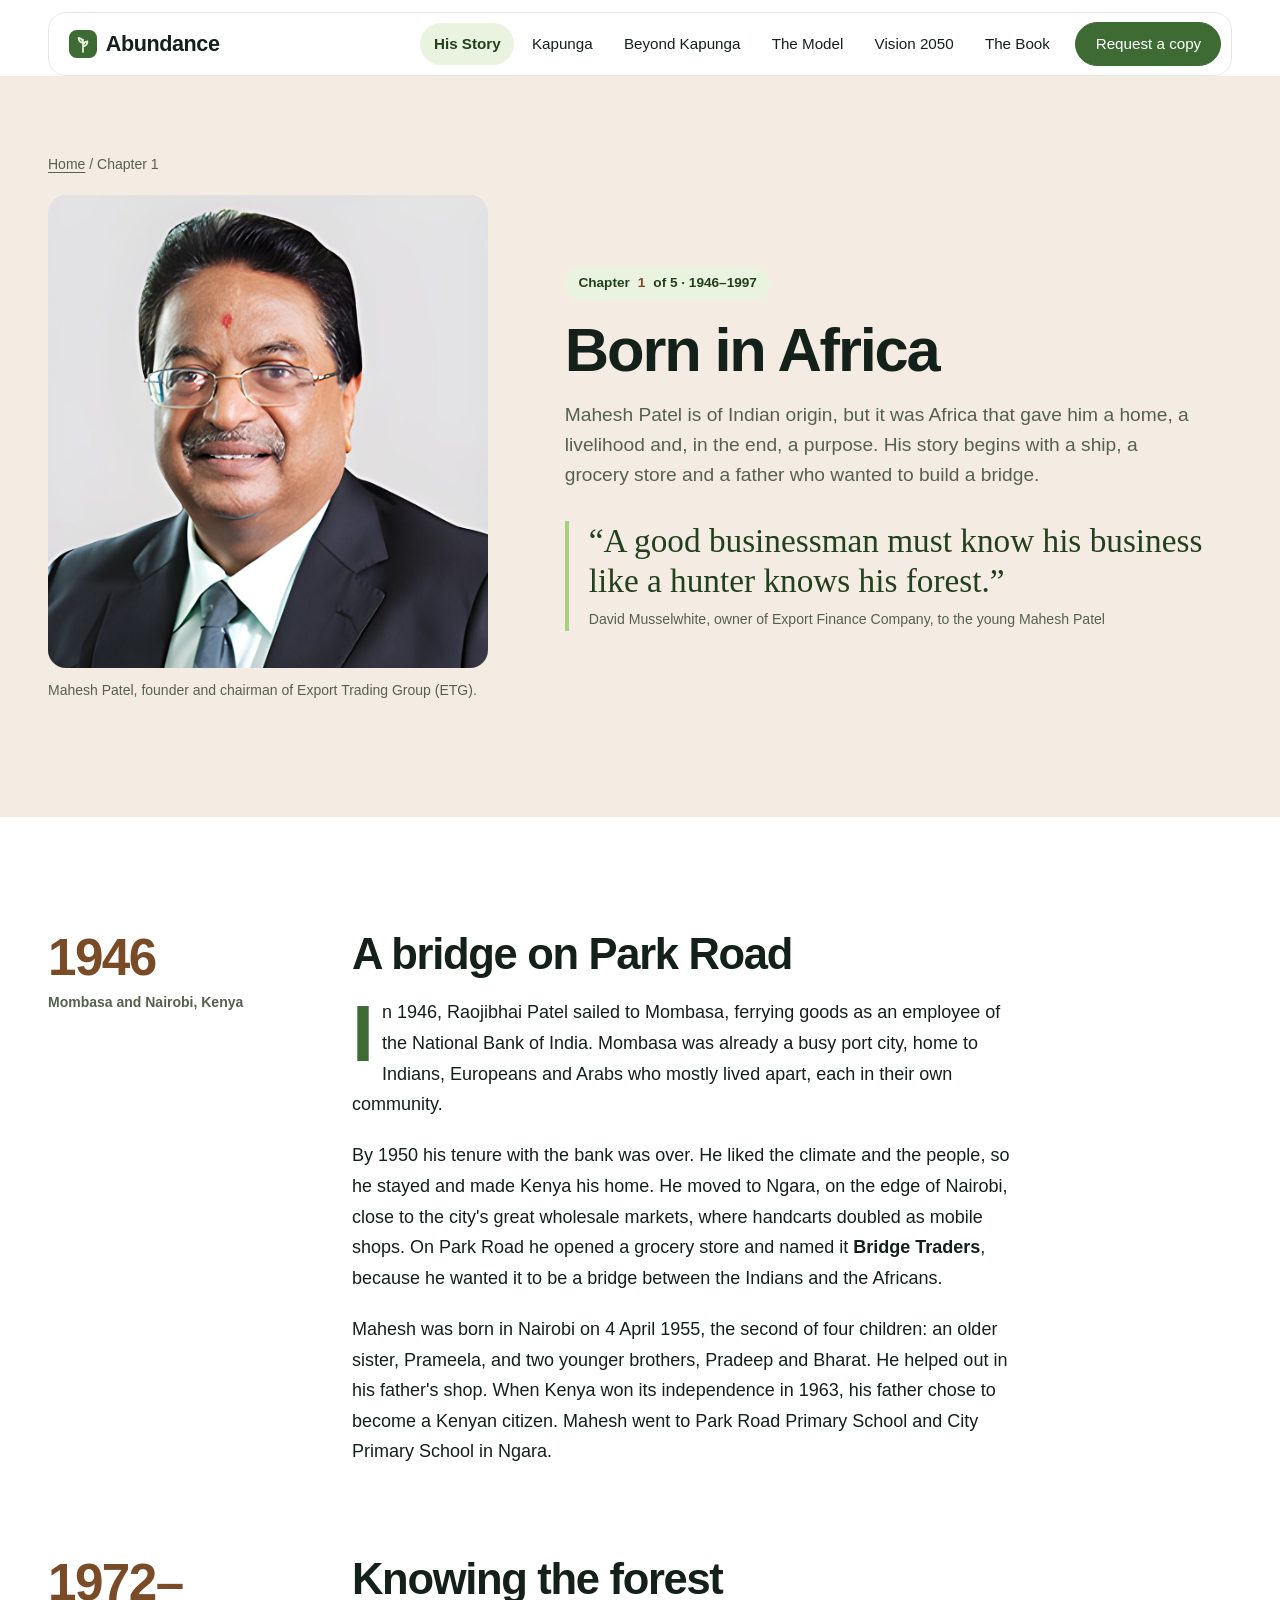
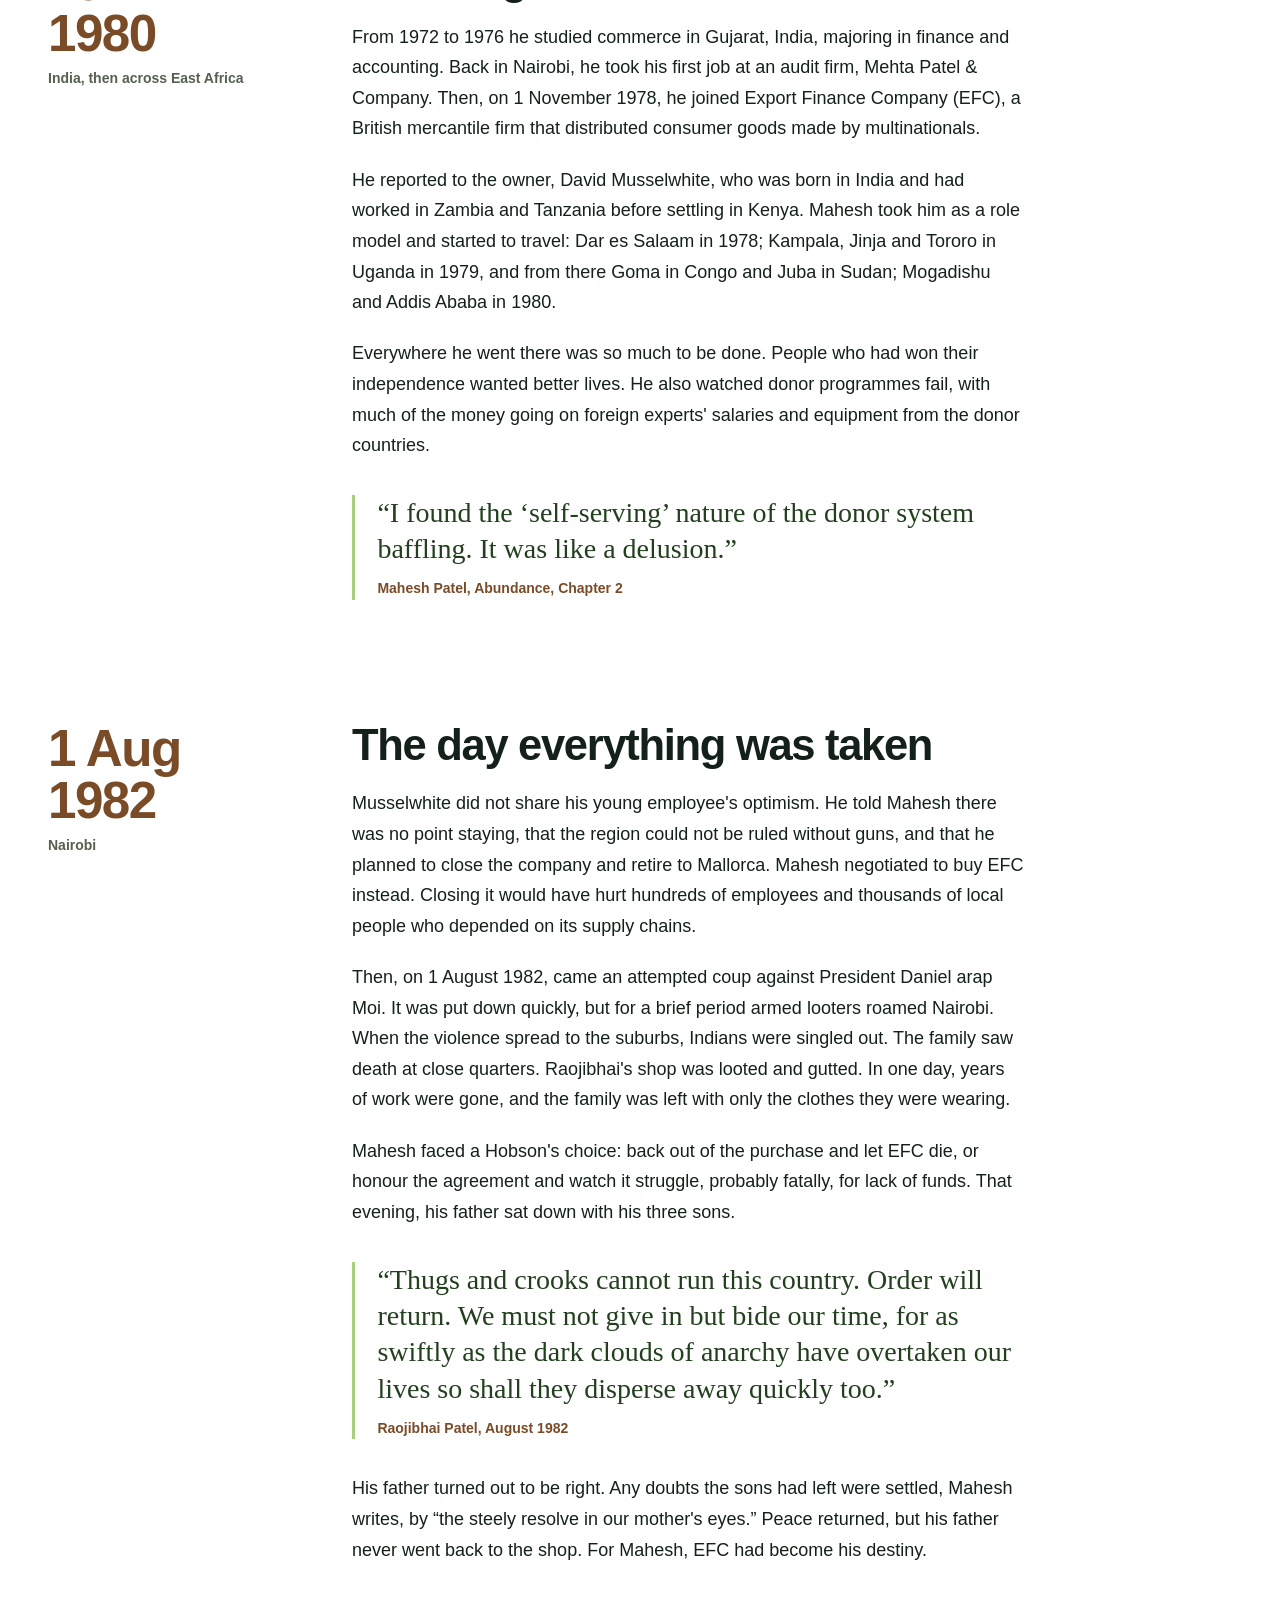
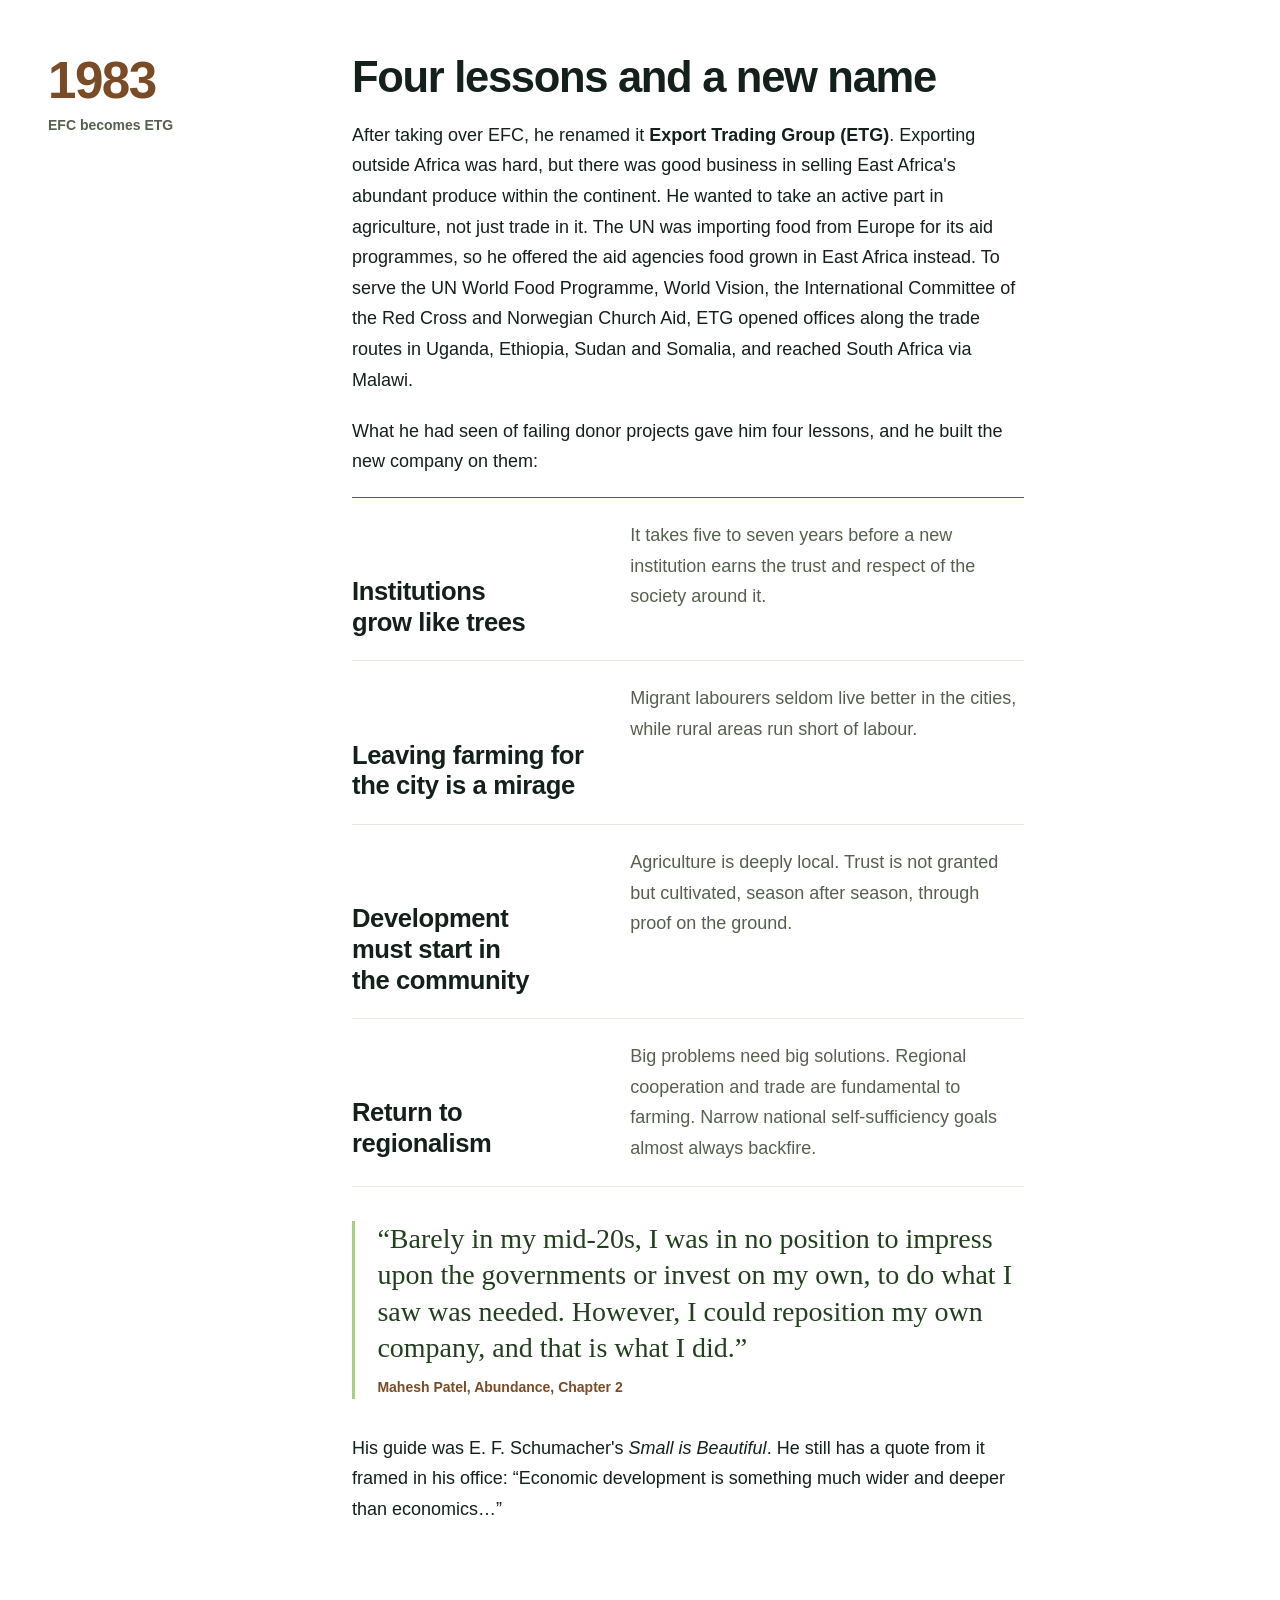
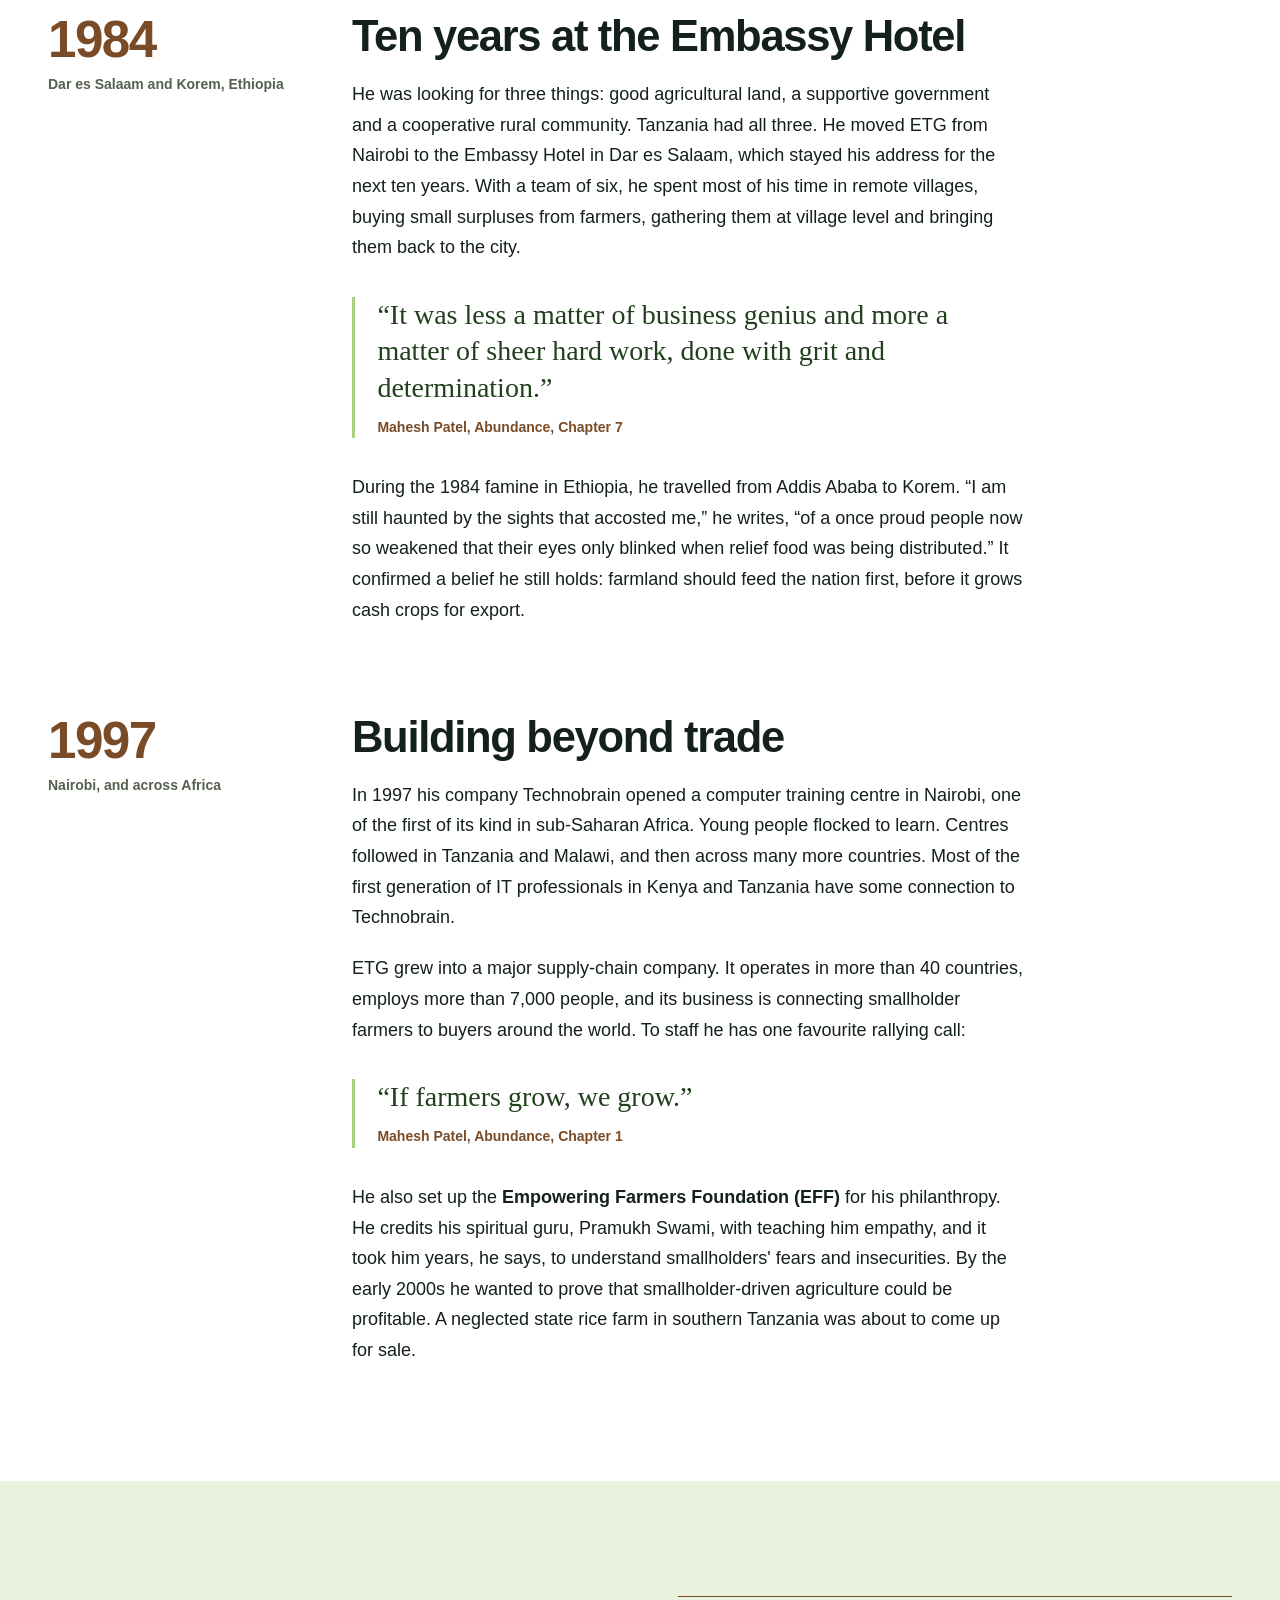
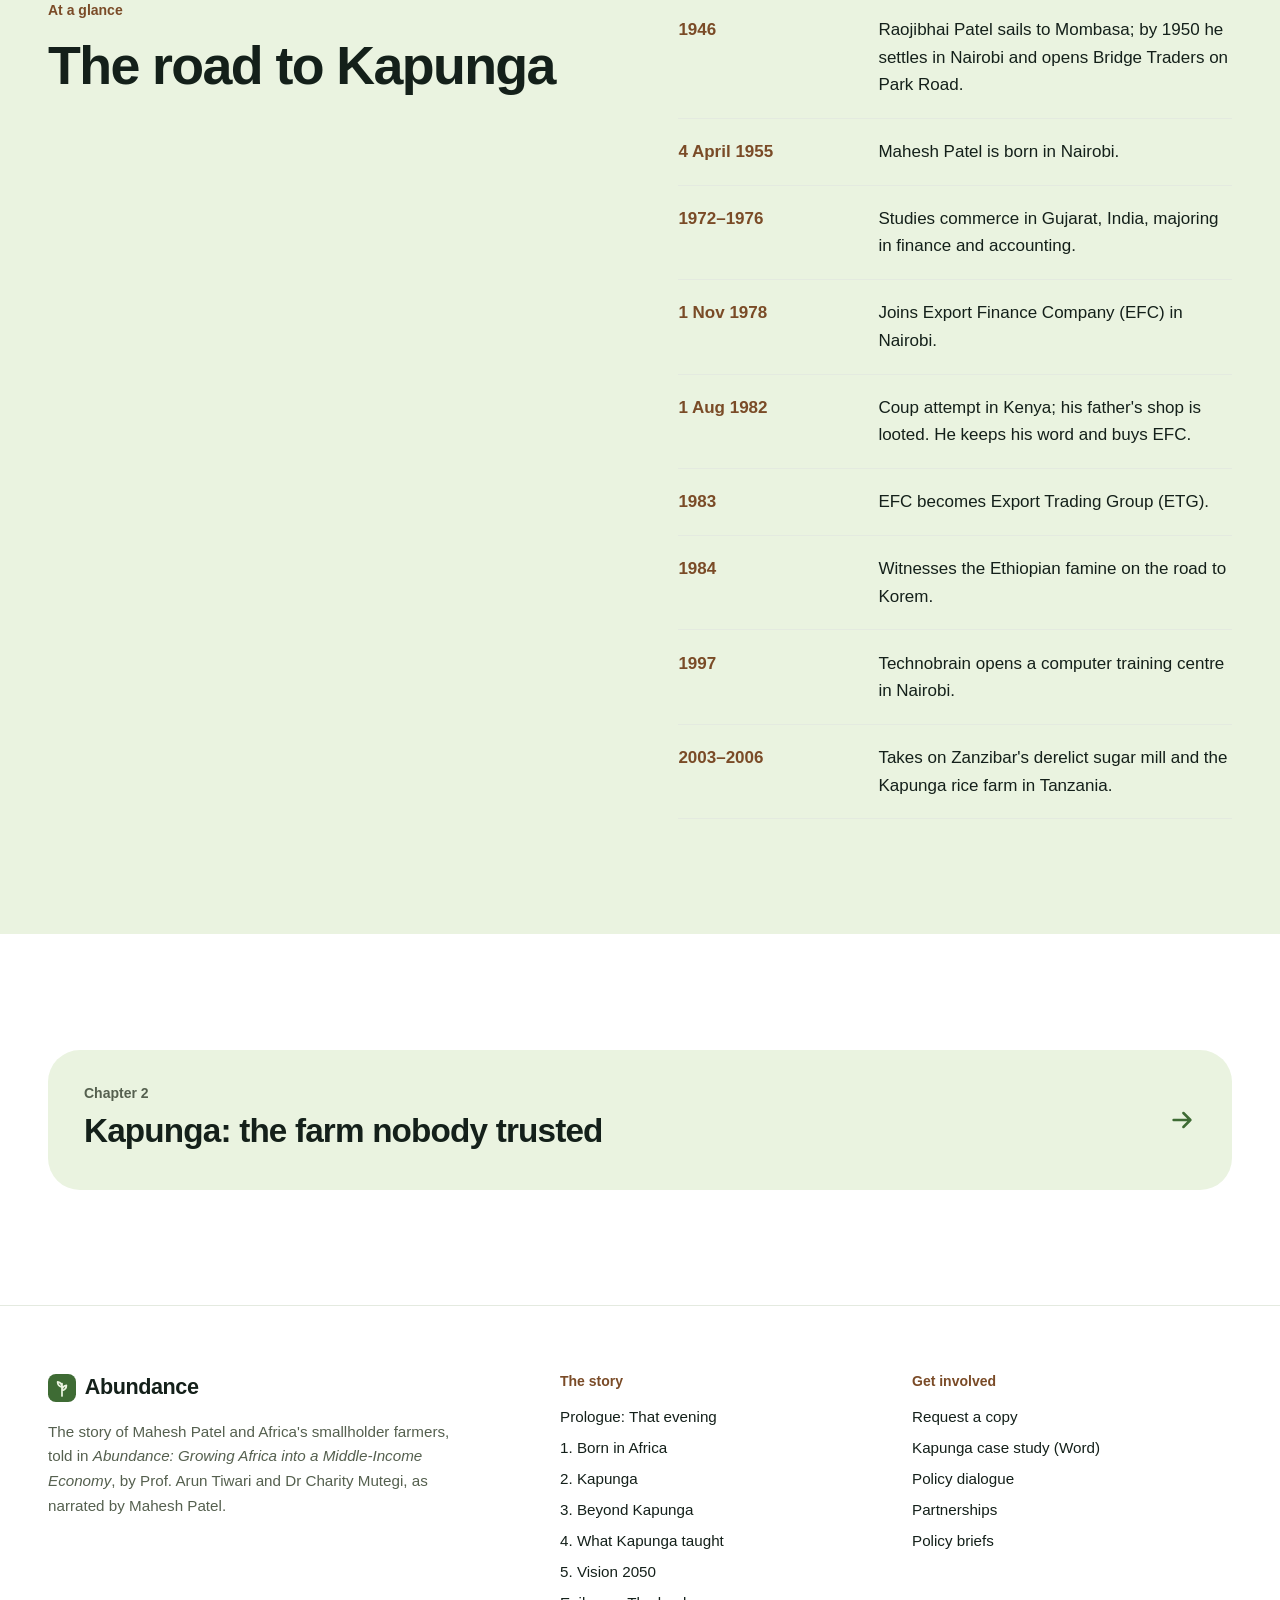
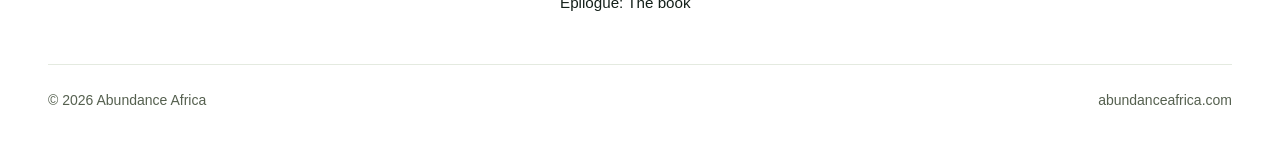
<file: mahesh-patel.html>
<!doctype html>
<html lang="en">
<head>
<meta charset="utf-8">
<meta name="viewport" content="width=device-width, initial-scale=1">
<title>Born in Africa — Abundance</title>
<meta name="description" content="Chapter 1 of the Abundance story: Mahesh Patel's childhood in Nairobi, his father's shop on Park Road, the 1982 coup attempt, and the birth of Export Trading Group.">
<meta property="og:title" content="Born in Africa — Abundance">
<meta property="og:description" content="Chapter 1 of the Abundance story: Mahesh Patel's childhood in Nairobi, his father's shop on Park Road, the 1982 coup attempt, and the birth of Export Trading Group.">
<meta property="og:image" content="assets/img/mahesh-patel.jpg">
<meta name="theme-color" content="#3E6B34">
<link rel="icon" href="assets/img/favicon.svg" type="image/svg+xml">
<link rel="preconnect" href="https://api.fontshare.com">
<link href="https://api.fontshare.com/v2/css?f[]=cabinet-grotesk@700,800&f[]=satoshi@400,500,700&f[]=zodiak@400&display=swap" rel="stylesheet">
<link rel="stylesheet" href="assets/site.css">
</head>
<body>
<header class="site-header">
  <div class="bar">
    <a class="brand" href="index.html"><svg viewBox="0 0 32 32" aria-hidden="true"><rect width="32" height="32" rx="9" fill="#3E6B34"/><path d="M16 25V11M16 15c-3-1-5-3.5-5-6 3 .5 5 3 5 6zm0 4c3-1 5-3.5 5-6-3 .5-5 3-5 6z" stroke="#EAF3E0" stroke-width="2" fill="none" stroke-linecap="round" stroke-linejoin="round"/></svg><b>Abundance</b></a>
    <nav class="nav" aria-label="Main"><a href="mahesh-patel.html" aria-current="page">His Story</a><a href="kapunga.html">Kapunga</a><a href="beyond-kapunga.html">Beyond Kapunga</a><a href="the-model.html">The Model</a><a href="the-vision.html">Vision 2050</a><a href="the-book.html">The Book</a><a class="btn" href="request-copy.html">Request a copy</a></nav>
    <details class="menu">
      <summary>Menu</summary>
      <nav aria-label="Main"><a href="mahesh-patel.html" aria-current="page">His Story</a><a href="kapunga.html">Kapunga</a><a href="beyond-kapunga.html">Beyond Kapunga</a><a href="the-model.html">The Model</a><a href="the-vision.html">Vision 2050</a><a href="the-book.html">The Book</a><a href="request-copy.html">Request a copy</a><a href="engage.html">Engage</a><a href="assets/docs/kapunga-case-study.docx" download="Kapunga Rice Project Case Study.docx">Download the case study</a></nav>
    </details>
  </div>
</header>
<main>
<section class="profile-head" aria-labelledby="mp-h">
  <div class="wrap">
    <p class="crumbs"><a href="index.html">Home</a> / Chapter 1</p>
    <div class="profile">
      <figure class="profile-photo">
        <div class="frame"><img src="assets/img/mahesh-patel.jpg" width="1000" height="1074" alt="Portrait of Mahesh Patel" fetchpriority="high"></div>
        <figcaption>Mahesh Patel, founder and chairman of Export Trading Group (ETG).</figcaption>
      </figure>
      <div class="profile-body">
        <span class="chapter-tag">Chapter <b>1</b> of 5 · 1946–1997</span>
        <h1 id="mp-h">Born in Africa</h1>
        <p class="lede" style="margin-top:1.25rem">Mahesh Patel is of Indian origin, but it was Africa that gave him a home, a livelihood and, in the end, a purpose. His story begins with a ship, a grocery store and a father who wanted to build a bridge.</p>
        <blockquote class="profile-quote"><p>“A good businessman must know his business like a hunter knows his forest.”</p><cite>David Musselwhite, owner of Export Finance Company, to the young Mahesh Patel</cite></blockquote>
      </div>
    </div>
  </div>
</section>

<section class="section">
  <div class="wrap">
    <article class="scene">
      <div class="scene-side"><span class="when">1946</span><small>Mombasa and Nairobi, Kenya</small></div>
      <div class="read">
        <h2>A bridge on Park Road</h2>
        <p class="first">In 1946, Raojibhai Patel sailed to Mombasa, ferrying goods as an employee of the National Bank of India. Mombasa was already a busy port city, home to Indians, Europeans and Arabs who mostly lived apart, each in their own community.</p>
        <p>By 1950 his tenure with the bank was over. He liked the climate and the people, so he stayed and made Kenya his home. He moved to Ngara, on the edge of Nairobi, close to the city's great wholesale markets, where handcarts doubled as mobile shops. On Park Road he opened a grocery store and named it <b>Bridge Traders</b>, because he wanted it to be a bridge between the Indians and the Africans.</p>
        <p>Mahesh was born in Nairobi on 4 April 1955, the second of four children: an older sister, Prameela, and two younger brothers, Pradeep and Bharat. He helped out in his father's shop. When Kenya won its independence in 1963, his father chose to become a Kenyan citizen. Mahesh went to Park Road Primary School and City Primary School in Ngara.</p>
      </div>
    </article>

    <article class="scene">
      <div class="scene-side"><span class="when">1972–1980</span><small>India, then across East Africa</small></div>
      <div class="read">
        <h2>Knowing the forest</h2>
        <p>From 1972 to 1976 he studied commerce in Gujarat, India, majoring in finance and accounting. Back in Nairobi, he took his first job at an audit firm, Mehta Patel &amp; Company. Then, on 1 November 1978, he joined Export Finance Company (EFC), a British mercantile firm that distributed consumer goods made by multinationals.</p>
        <p>He reported to the owner, David Musselwhite, who was born in India and had worked in Zambia and Tanzania before settling in Kenya. Mahesh took him as a role model and started to travel: Dar es Salaam in 1978; Kampala, Jinja and Tororo in Uganda in 1979, and from there Goma in Congo and Juba in Sudan; Mogadishu and Addis Ababa in 1980.</p>
        <p>Everywhere he went there was so much to be done. People who had won their independence wanted better lives. He also watched donor programmes fail, with much of the money going on foreign experts' salaries and equipment from the donor countries.</p>
        <blockquote class="pull"><p>“I found the ‘self-serving’ nature of the donor system baffling. It was like a delusion.”</p><cite>Mahesh Patel, Abundance, Chapter 2</cite></blockquote>
      </div>
    </article>

    <article class="scene">
      <div class="scene-side"><span class="when">1 Aug 1982</span><small>Nairobi</small></div>
      <div class="read">
        <h2>The day everything was taken</h2>
        <p>Musselwhite did not share his young employee's optimism. He told Mahesh there was no point staying, that the region could not be ruled without guns, and that he planned to close the company and retire to Mallorca. Mahesh negotiated to buy EFC instead. Closing it would have hurt hundreds of employees and thousands of local people who depended on its supply chains.</p>
        <p>Then, on 1 August 1982, came an attempted coup against President Daniel arap Moi. It was put down quickly, but for a brief period armed looters roamed Nairobi. When the violence spread to the suburbs, Indians were singled out. The family saw death at close quarters. Raojibhai's shop was looted and gutted. In one day, years of work were gone, and the family was left with only the clothes they were wearing.</p>
        <p>Mahesh faced a Hobson's choice: back out of the purchase and let EFC die, or honour the agreement and watch it struggle, probably fatally, for lack of funds. That evening, his father sat down with his three sons.</p>
        <blockquote class="pull"><p>“Thugs and crooks cannot run this country. Order will return. We must not give in but bide our time, for as swiftly as the dark clouds of anarchy have overtaken our lives so shall they disperse away quickly too.”</p><cite>Raojibhai Patel, August 1982</cite></blockquote>
        <p>His father turned out to be right. Any doubts the sons had left were settled, Mahesh writes, by “the steely resolve in our mother's eyes.” Peace returned, but his father never went back to the shop. For Mahesh, EFC had become his destiny.</p>
      </div>
    </article>

    <article class="scene">
      <div class="scene-side"><span class="when">1983</span><small>EFC becomes ETG</small></div>
      <div class="read">
        <h2>Four lessons and a new name</h2>
        <p>After taking over EFC, he renamed it <b>Export Trading Group (ETG)</b>. Exporting outside Africa was hard, but there was good business in selling East Africa's abundant produce within the continent. He wanted to take an active part in agriculture, not just trade in it. The UN was importing food from Europe for its aid programmes, so he offered the aid agencies food grown in East Africa instead. To serve the UN World Food Programme, World Vision, the International Committee of the Red Cross and Norwegian Church Aid, ETG opened offices along the trade routes in Uganda, Ethiopia, Sudan and Somalia, and reached South Africa via Malawi.</p>
        <p>What he had seen of failing donor projects gave him four lessons, and he built the new company on them:</p>
        <ul class="list-rows" style="border-top:1.5px solid var(--soil)">
          <li><h3>Institutions grow like trees</h3><p>It takes five to seven years before a new institution earns the trust and respect of the society around it.</p></li>
          <li><h3>Leaving farming for the city is a mirage</h3><p>Migrant labourers seldom live better in the cities, while rural areas run short of labour.</p></li>
          <li><h3>Development must start in the community</h3><p>Agriculture is deeply local. Trust is not granted but cultivated, season after season, through proof on the ground.</p></li>
          <li><h3>Return to regionalism</h3><p>Big problems need big solutions. Regional cooperation and trade are fundamental to farming. Narrow national self-sufficiency goals almost always backfire.</p></li>
        </ul>
        <blockquote class="pull"><p>“Barely in my mid-20s, I was in no position to impress upon the governments or invest on my own, to do what I saw was needed. However, I could reposition my own company, and that is what I did.”</p><cite>Mahesh Patel, Abundance, Chapter 2</cite></blockquote>
        <p>His guide was E. F. Schumacher's <i>Small is Beautiful</i>. He still has a quote from it framed in his office: “Economic development is something much wider and deeper than economics…”</p>
      </div>
    </article>

    <article class="scene">
      <div class="scene-side"><span class="when">1984</span><small>Dar es Salaam and Korem, Ethiopia</small></div>
      <div class="read">
        <h2>Ten years at the Embassy Hotel</h2>
        <p>He was looking for three things: good agricultural land, a supportive government and a cooperative rural community. Tanzania had all three. He moved ETG from Nairobi to the Embassy Hotel in Dar es Salaam, which stayed his address for the next ten years. With a team of six, he spent most of his time in remote villages, buying small surpluses from farmers, gathering them at village level and bringing them back to the city.</p>
        <blockquote class="pull"><p>“It was less a matter of business genius and more a matter of sheer hard work, done with grit and determination.”</p><cite>Mahesh Patel, Abundance, Chapter 7</cite></blockquote>
        <p>During the 1984 famine in Ethiopia, he travelled from Addis Ababa to Korem. “I am still haunted by the sights that accosted me,” he writes, “of a once proud people now so weakened that their eyes only blinked when relief food was being distributed.” It confirmed a belief he still holds: farmland should feed the nation first, before it grows cash crops for export.</p>
      </div>
    </article>

    <article class="scene">
      <div class="scene-side"><span class="when">1997</span><small>Nairobi, and across Africa</small></div>
      <div class="read">
        <h2>Building beyond trade</h2>
        <p>In 1997 his company Technobrain opened a computer training centre in Nairobi, one of the first of its kind in sub-Saharan Africa. Young people flocked to learn. Centres followed in Tanzania and Malawi, and then across many more countries. Most of the first generation of IT professionals in Kenya and Tanzania have some connection to Technobrain.</p>
        <p>ETG grew into a major supply-chain company. It operates in more than 40 countries, employs more than 7,000 people, and its business is connecting smallholder farmers to buyers around the world. To staff he has one favourite rallying call:</p>
        <blockquote class="pull"><p>“If farmers grow, we grow.”</p><cite>Mahesh Patel, Abundance, Chapter 1</cite></blockquote>
        <p>He also set up the <b>Empowering Farmers Foundation (EFF)</b> for his philanthropy. He credits his spiritual guru, Pramukh Swami, with teaching him empathy, and it took him years, he says, to understand smallholders' fears and insecurities. By the early 2000s he wanted to prove that smallholder-driven agriculture could be profitable. A neglected state rice farm in southern Tanzania was about to come up for sale.</p>
      </div>
    </article>
  </div>
</section>

<section class="section leaf">
  <div class="wrap split top">
    <div><span class="label">At a glance</span><h2>The road to Kapunga</h2></div>
    <ol class="career">
      <li><span class="when">1946</span><p>Raojibhai Patel sails to Mombasa; by 1950 he settles in Nairobi and opens Bridge Traders on Park Road.</p></li>
      <li><span class="when">4 April 1955</span><p>Mahesh Patel is born in Nairobi.</p></li>
      <li><span class="when">1972–1976</span><p>Studies commerce in Gujarat, India, majoring in finance and accounting.</p></li>
      <li><span class="when">1 Nov 1978</span><p>Joins Export Finance Company (EFC) in Nairobi.</p></li>
      <li><span class="when">1 Aug 1982</span><p>Coup attempt in Kenya; his father's shop is looted. He keeps his word and buys EFC.</p></li>
      <li><span class="when">1983</span><p>EFC becomes Export Trading Group (ETG).</p></li>
      <li><span class="when">1984</span><p>Witnesses the Ethiopian famine on the road to Korem.</p></li>
      <li><span class="when">1997</span><p>Technobrain opens a computer training centre in Nairobi.</p></li>
      <li><span class="when">2003–2006</span><p>Takes on Zanzibar's derelict sugar mill and the Kapunga rice farm in Tanzania.</p></li>
    </ol>
  </div>
</section>

<section class="section">
  <div class="wrap"><a class="next" href="kapunga.html"><span><small>Chapter 2</small><b>Kapunga: the farm nobody trusted</b></span><svg viewBox="0 0 20 20" fill="none" aria-hidden="true"><path d="M4 10h12m-5-5 5 5-5 5" stroke="currentColor" stroke-width="1.8" stroke-linecap="round" stroke-linejoin="round"/></svg></a></div>
</section>

</main>
<footer class="site-footer">
  <div class="wrap">
    <div class="foot-grid">
      <div>
        <a class="brand" href="index.html"><svg viewBox="0 0 32 32" aria-hidden="true"><rect width="32" height="32" rx="9" fill="#3E6B34"/><path d="M16 25V11M16 15c-3-1-5-3.5-5-6 3 .5 5 3 5 6zm0 4c3-1 5-3.5 5-6-3 .5-5 3-5 6z" stroke="#EAF3E0" stroke-width="2" fill="none" stroke-linecap="round" stroke-linejoin="round"/></svg><b>Abundance</b></a>
        <p class="muted" style="margin-top:.9rem;max-width:26rem">The story of Mahesh Patel and Africa's smallholder farmers, told in <i>Abundance: Growing Africa into a Middle-Income Economy</i>, by Prof. Arun Tiwari and Dr Charity Mutegi, as narrated by Mahesh Patel.</p>
      </div>
      <div>
        <h4>The story</h4>
        <ul><li><a href="index.html">Prologue: That evening</a></li><li><a href="mahesh-patel.html">1. Born in Africa</a></li><li><a href="kapunga.html">2. Kapunga</a></li><li><a href="beyond-kapunga.html">3. Beyond Kapunga</a></li><li><a href="the-model.html">4. What Kapunga taught</a></li><li><a href="the-vision.html">5. Vision 2050</a></li><li><a href="the-book.html">Epilogue: The book</a></li></ul>
      </div>
      <div>
        <h4>Get involved</h4>
        <ul><li><a href="request-copy.html">Request a copy</a></li><li><a href="assets/docs/kapunga-case-study.docx" download="Kapunga Rice Project Case Study.docx">Kapunga case study (Word)</a></li><li><a href="engage.html?route=policy#form">Policy dialogue</a></li><li><a href="engage.html?route=partnership#form">Partnerships</a></li><li><a href="engage.html#briefs">Policy briefs</a></li></ul>
      </div>
    </div>
    <div class="foot-note"><span>&copy; 2026 Abundance Africa</span><span>abundanceafrica.com</span></div>
  </div>
</footer>
<script src="assets/site.js" defer></script>
</body>
</html>
</file>
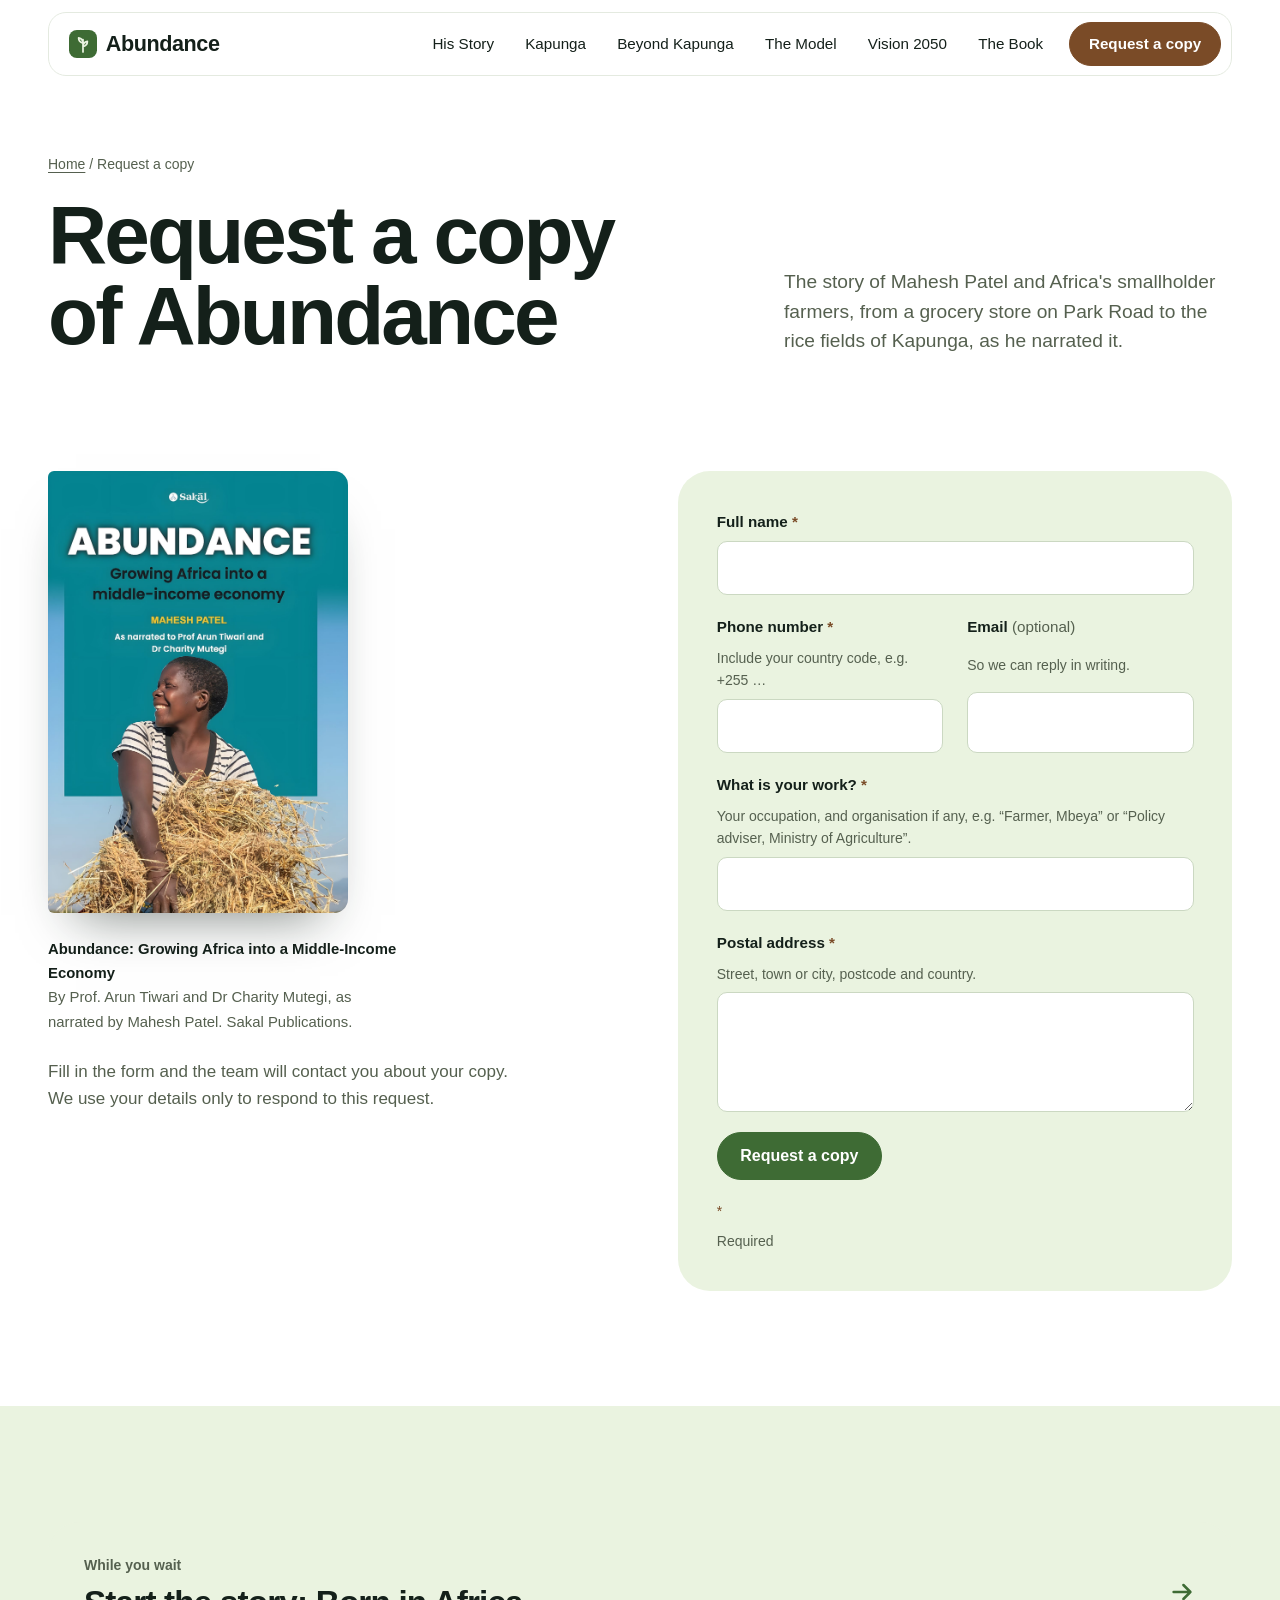
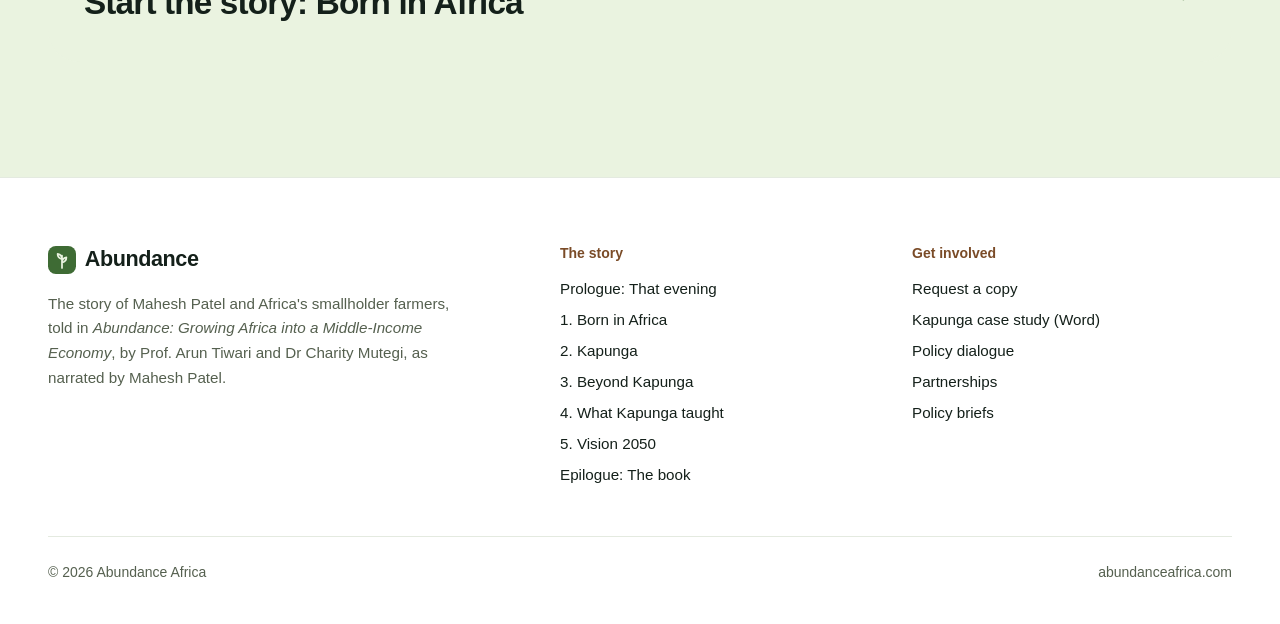
<file: request-copy.html>
<!doctype html>
<html lang="en">
<head>
<meta charset="utf-8">
<meta name="viewport" content="width=device-width, initial-scale=1">
<title>Request a Copy — Abundance</title>
<meta name="description" content="Request a copy of Abundance: Growing Africa into a Middle-Income Economy, by Prof. Arun Tiwari and Dr Charity Mutegi, as narrated by Mahesh Patel.">
<meta property="og:title" content="Request a Copy — Abundance">
<meta property="og:description" content="Request a copy of Abundance: Growing Africa into a Middle-Income Economy, by Prof. Arun Tiwari and Dr Charity Mutegi, as narrated by Mahesh Patel.">
<meta property="og:image" content="assets/img/abundance-cover.jpg">
<meta name="theme-color" content="#3E6B34">
<link rel="icon" href="assets/img/favicon.svg" type="image/svg+xml">
<link rel="preconnect" href="https://api.fontshare.com">
<link href="https://api.fontshare.com/v2/css?f[]=cabinet-grotesk@700,800&f[]=satoshi@400,500,700&f[]=zodiak@400&display=swap" rel="stylesheet">
<link rel="stylesheet" href="assets/site.css">
</head>
<body>
<header class="site-header">
  <div class="bar">
    <a class="brand" href="index.html"><svg viewBox="0 0 32 32" aria-hidden="true"><rect width="32" height="32" rx="9" fill="#3E6B34"/><path d="M16 25V11M16 15c-3-1-5-3.5-5-6 3 .5 5 3 5 6zm0 4c3-1 5-3.5 5-6-3 .5-5 3-5 6z" stroke="#EAF3E0" stroke-width="2" fill="none" stroke-linecap="round" stroke-linejoin="round"/></svg><b>Abundance</b></a>
    <nav class="nav" aria-label="Main"><a href="mahesh-patel.html">His Story</a><a href="kapunga.html">Kapunga</a><a href="beyond-kapunga.html">Beyond Kapunga</a><a href="the-model.html">The Model</a><a href="the-vision.html">Vision 2050</a><a href="the-book.html">The Book</a><a class="btn" href="request-copy.html" aria-current="page">Request a copy</a></nav>
    <details class="menu">
      <summary>Menu</summary>
      <nav aria-label="Main"><a href="mahesh-patel.html">His Story</a><a href="kapunga.html">Kapunga</a><a href="beyond-kapunga.html">Beyond Kapunga</a><a href="the-model.html">The Model</a><a href="the-vision.html">Vision 2050</a><a href="the-book.html">The Book</a><a href="request-copy.html" aria-current="page">Request a copy</a><a href="engage.html">Engage</a><a href="assets/docs/kapunga-case-study.docx" download="Kapunga Rice Project Case Study.docx">Download the case study</a></nav>
    </details>
  </div>
</header>
<main>
<section class="phead">
  <div class="wrap">
    <p class="crumbs"><a href="index.html">Home</a> / Request a copy</p>
    <div class="phead-grid">
      <h1>Request a copy of Abundance</h1>
      <p class="lede">The story of Mahesh Patel and Africa's smallholder farmers, from a grocery store on Park Road to the rice fields of Kapunga, as he narrated it.</p>
    </div>
  </div>
</section>

<section class="section">
  <div class="wrap split top">
    <div class="form-side">
      <div class="cover" style="max-width:300px"><img src="assets/img/abundance-cover.jpg" width="1400" height="2063" alt="Cover of Abundance: Growing Africa into a middle-income economy" fetchpriority="high"></div>
      <p class="cover-meta"><b>Abundance: Growing Africa into a Middle-Income Economy</b><br>By Prof. Arun Tiwari and Dr Charity Mutegi, as narrated by Mahesh Patel. Sakal Publications.</p>
      <p class="muted" style="margin-top:1.5rem;max-width:30rem">Fill in the form and the team will contact you about your copy. We use your details only to respond to this request.</p>
    </div>
    <form class="form" id="copy-form" data-form="book-request" novalidate>
      <input type="hidden" name="_subject" value="Book request: Abundance">
      <input type="hidden" name="form" value="Request a copy">
      <input type="hidden" name="_template" value="table">
      <input type="hidden" name="_captcha" value="false">
      <div class="field full" hidden><label for="c-honey">Leave this empty</label><input id="c-honey" name="_honey" tabindex="-1" autocomplete="off"></div>
      <div class="field full"><label for="c-name">Full name <span class="req" aria-hidden="true">*</span></label><input id="c-name" name="name" autocomplete="name" required></div>
      <div class="field"><label for="c-phone">Phone number <span class="req" aria-hidden="true">*</span></label><span class="hint" id="c-phone-hint">Include your country code, e.g. +255 …</span><input id="c-phone" name="phone" type="tel" autocomplete="tel" inputmode="tel" pattern="[0-9 +\-\(\)]{7,}" aria-describedby="c-phone-hint" required></div>
      <div class="field"><label for="c-email">Email <span class="muted" style="font-weight:500">(optional)</span></label><span class="hint" id="c-email-hint">So we can reply in writing.</span><input id="c-email" name="email" type="email" autocomplete="email" aria-describedby="c-email-hint"></div>
      <div class="field full"><label for="c-work">What is your work? <span class="req" aria-hidden="true">*</span></label><span class="hint" id="c-work-hint">Your occupation, and organisation if any, e.g. “Farmer, Mbeya” or “Policy adviser, Ministry of Agriculture”.</span><input id="c-work" name="work" autocomplete="organization-title" aria-describedby="c-work-hint" required></div>
      <div class="field full"><label for="c-address">Postal address <span class="req" aria-hidden="true">*</span></label><span class="hint" id="c-address-hint">Street, town or city, postcode and country.</span><textarea id="c-address" name="address" autocomplete="street-address" aria-describedby="c-address-hint" required style="min-height:120px"></textarea></div>
      <div class="field full"><button class="btn" type="submit" style="justify-self:start">Request a copy</button></div>
      <p class="field full muted" style="font-size:var(--fs-small)"><span class="req">*</span> Required</p>
      <div class="form-status notice field full" role="status" aria-live="polite" hidden></div>
    </form>
  </div>
</section>

<section class="section leaf">
  <div class="wrap"><a class="next" href="mahesh-patel.html"><span><small>While you wait</small><b>Start the story: Born in Africa</b></span><svg viewBox="0 0 20 20" fill="none" aria-hidden="true"><path d="M4 10h12m-5-5 5 5-5 5" stroke="currentColor" stroke-width="1.8" stroke-linecap="round" stroke-linejoin="round"/></svg></a></div>
</section>

</main>
<footer class="site-footer">
  <div class="wrap">
    <div class="foot-grid">
      <div>
        <a class="brand" href="index.html"><svg viewBox="0 0 32 32" aria-hidden="true"><rect width="32" height="32" rx="9" fill="#3E6B34"/><path d="M16 25V11M16 15c-3-1-5-3.5-5-6 3 .5 5 3 5 6zm0 4c3-1 5-3.5 5-6-3 .5-5 3-5 6z" stroke="#EAF3E0" stroke-width="2" fill="none" stroke-linecap="round" stroke-linejoin="round"/></svg><b>Abundance</b></a>
        <p class="muted" style="margin-top:.9rem;max-width:26rem">The story of Mahesh Patel and Africa's smallholder farmers, told in <i>Abundance: Growing Africa into a Middle-Income Economy</i>, by Prof. Arun Tiwari and Dr Charity Mutegi, as narrated by Mahesh Patel.</p>
      </div>
      <div>
        <h4>The story</h4>
        <ul><li><a href="index.html">Prologue: That evening</a></li><li><a href="mahesh-patel.html">1. Born in Africa</a></li><li><a href="kapunga.html">2. Kapunga</a></li><li><a href="beyond-kapunga.html">3. Beyond Kapunga</a></li><li><a href="the-model.html">4. What Kapunga taught</a></li><li><a href="the-vision.html">5. Vision 2050</a></li><li><a href="the-book.html">Epilogue: The book</a></li></ul>
      </div>
      <div>
        <h4>Get involved</h4>
        <ul><li><a href="request-copy.html">Request a copy</a></li><li><a href="assets/docs/kapunga-case-study.docx" download="Kapunga Rice Project Case Study.docx">Kapunga case study (Word)</a></li><li><a href="engage.html?route=policy#form">Policy dialogue</a></li><li><a href="engage.html?route=partnership#form">Partnerships</a></li><li><a href="engage.html#briefs">Policy briefs</a></li></ul>
      </div>
    </div>
    <div class="foot-note"><span>&copy; 2026 Abundance Africa</span><span>abundanceafrica.com</span></div>
  </div>
</footer>
<script src="assets/site.js" defer></script>
</body>
</html>
</file>
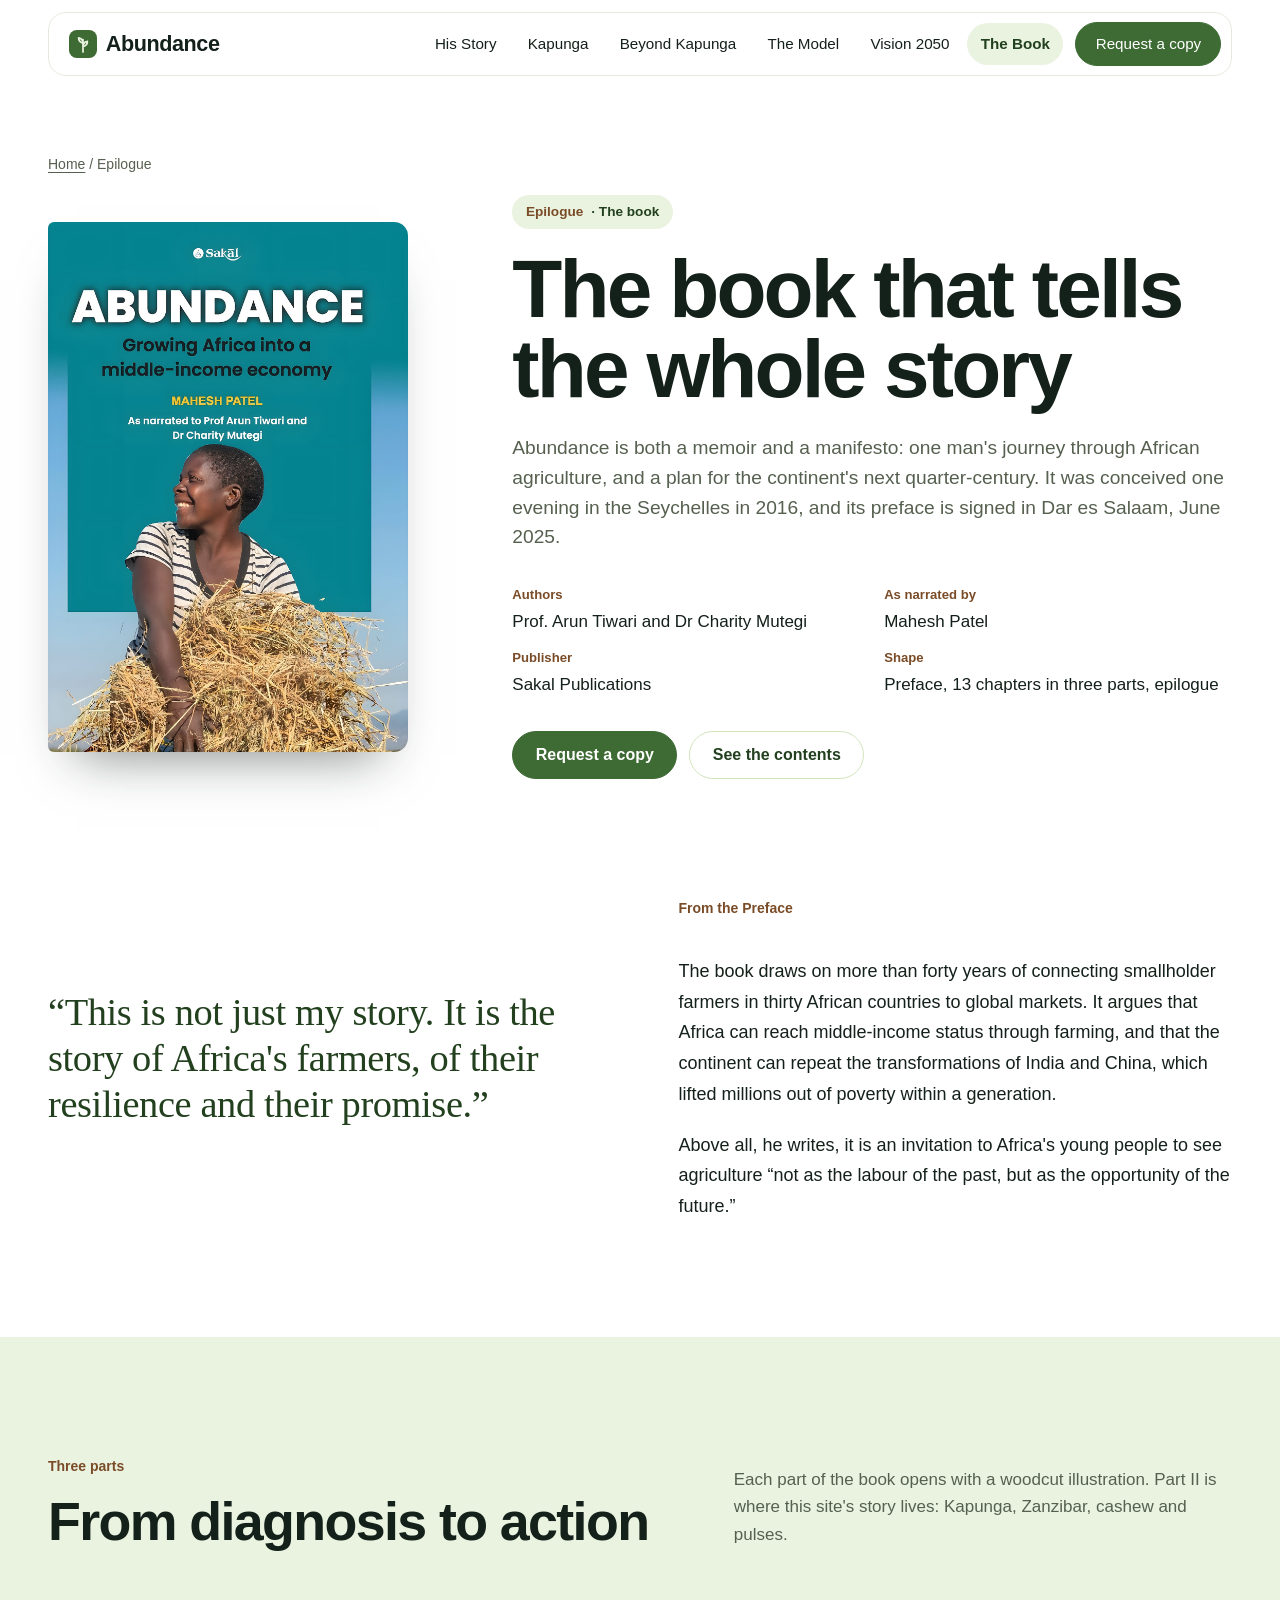
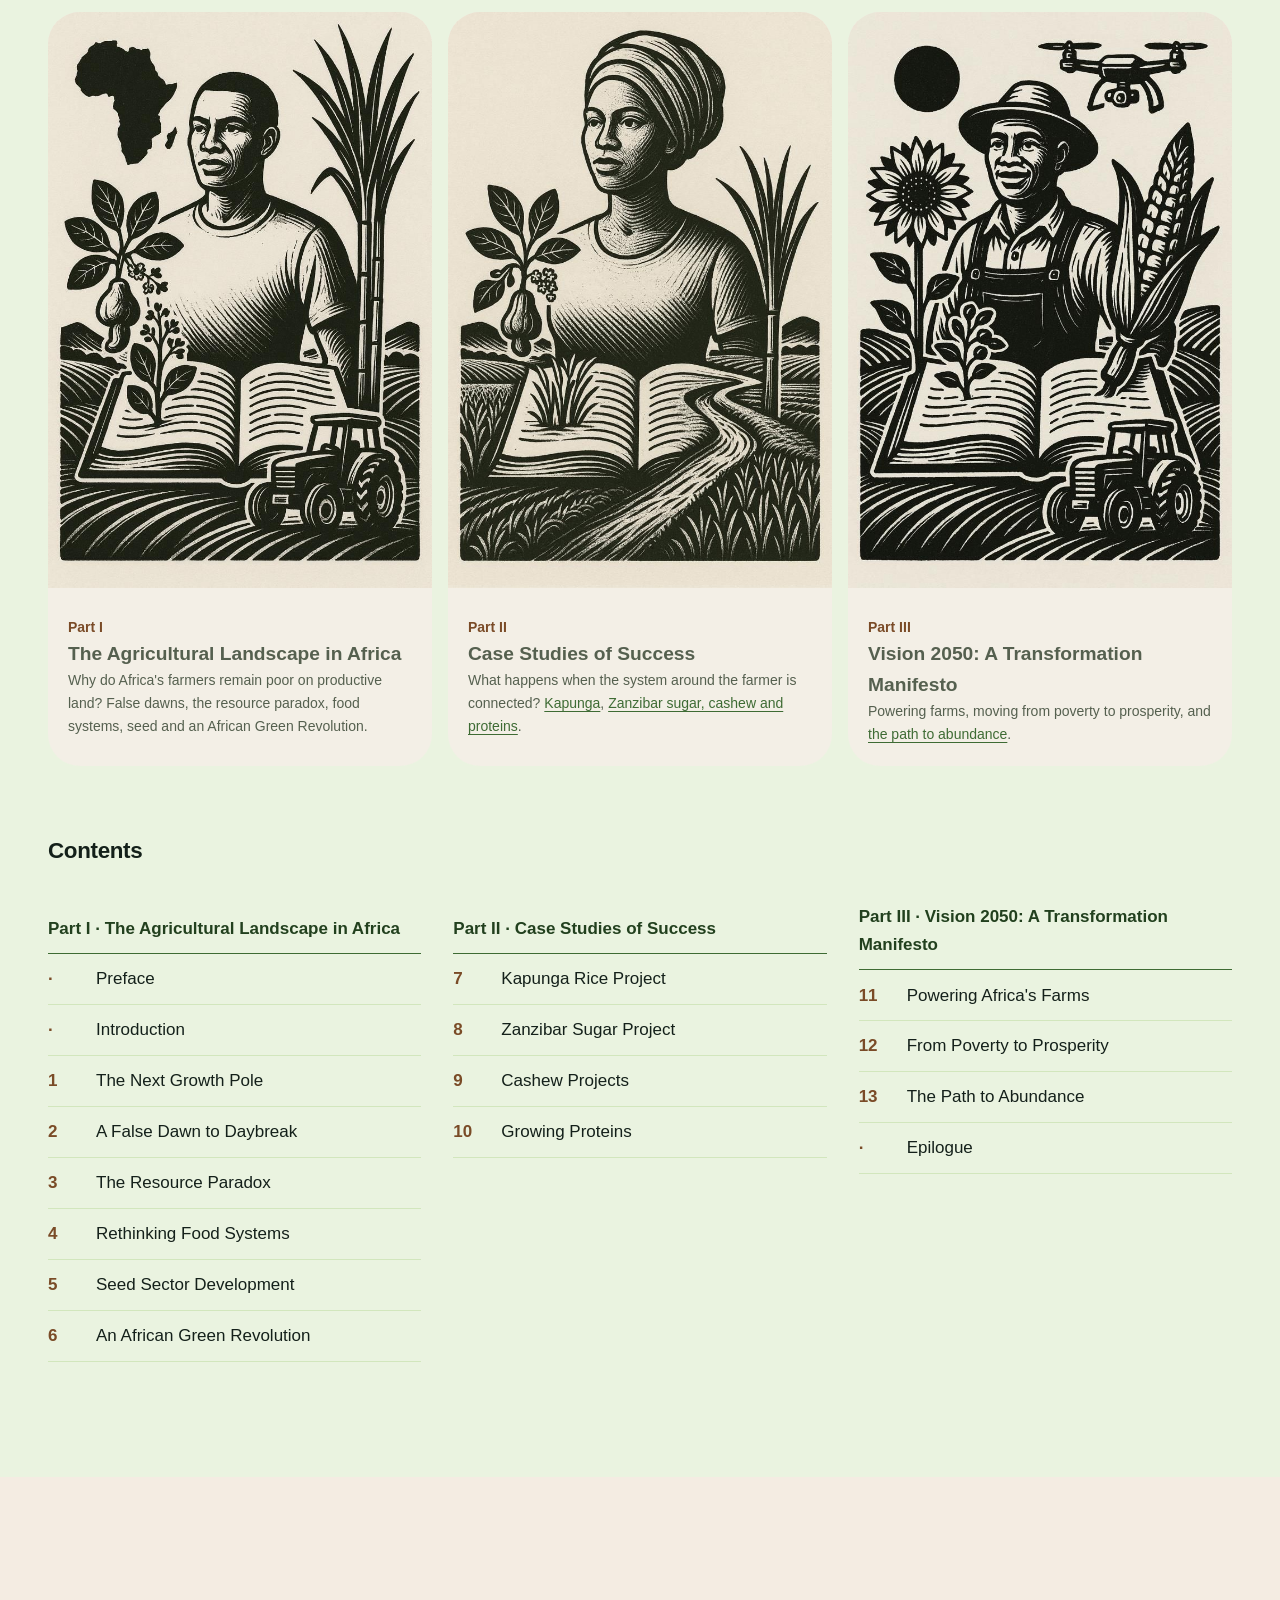
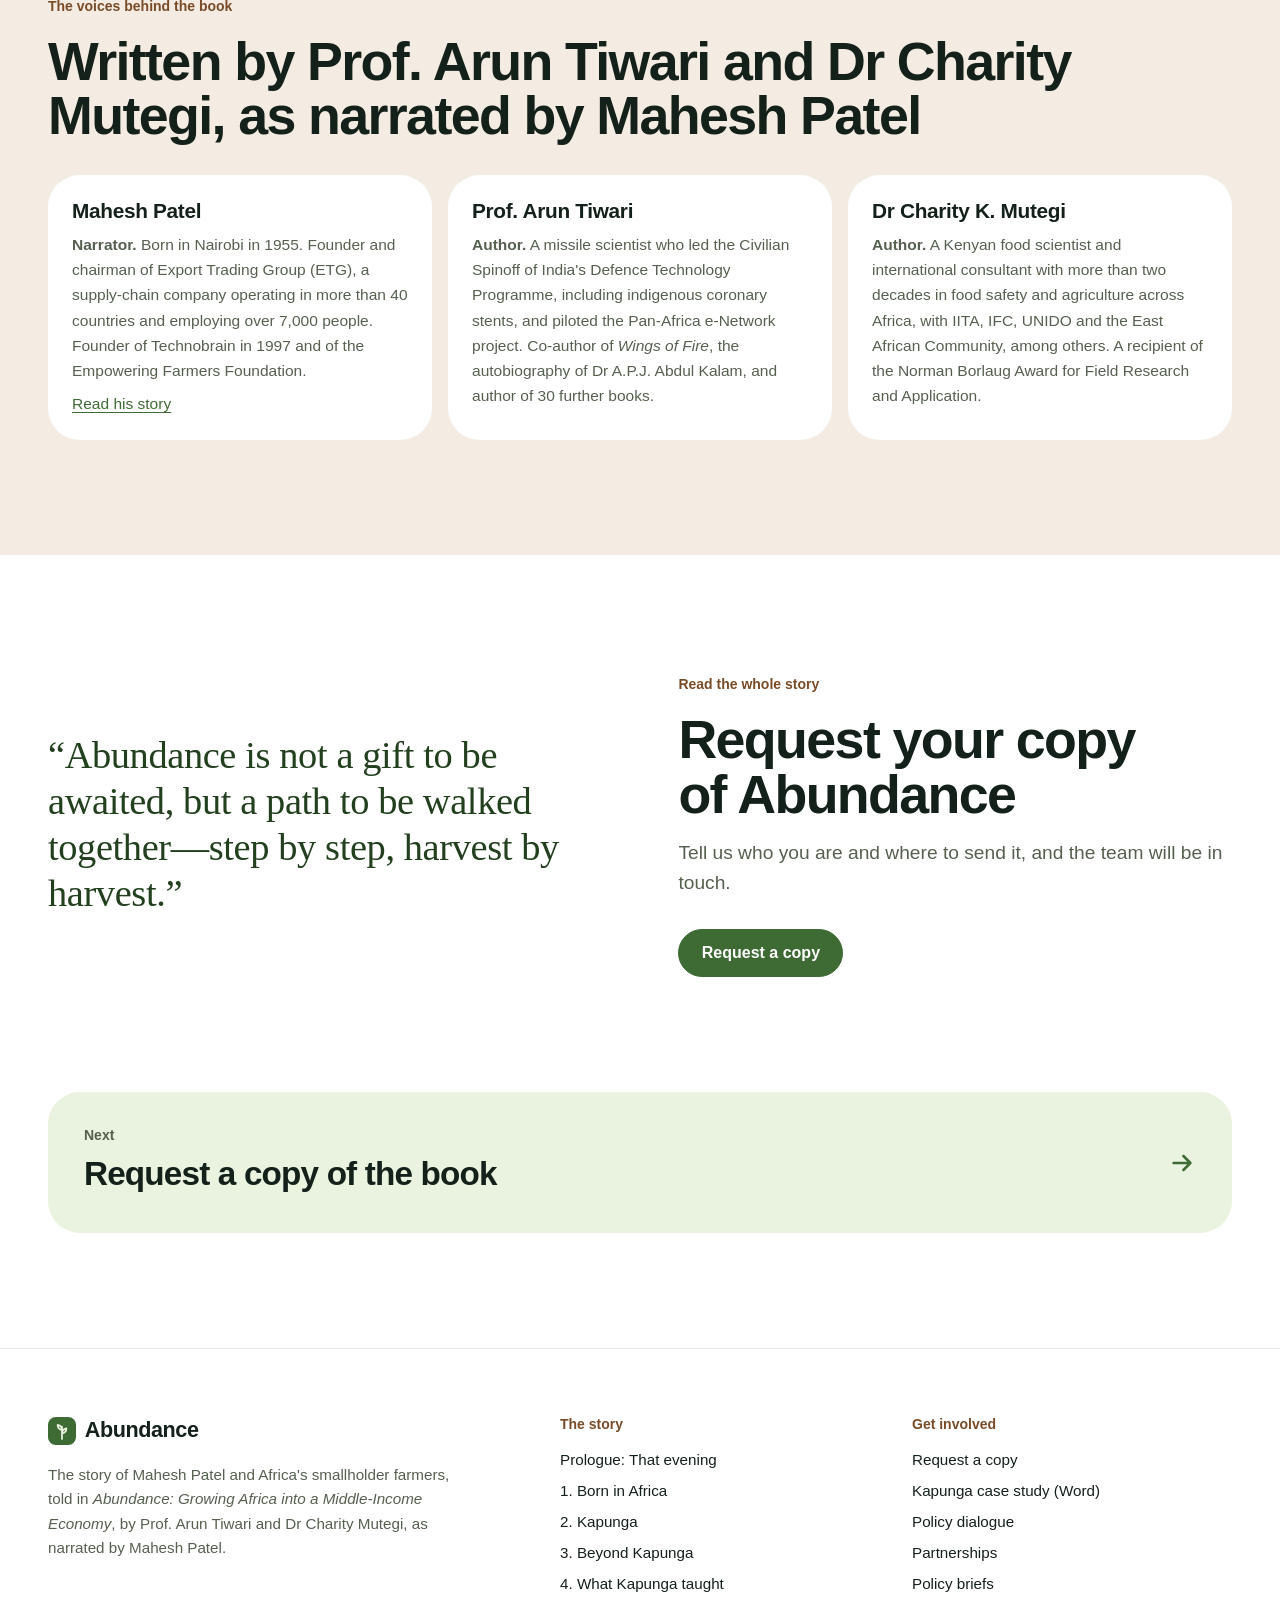
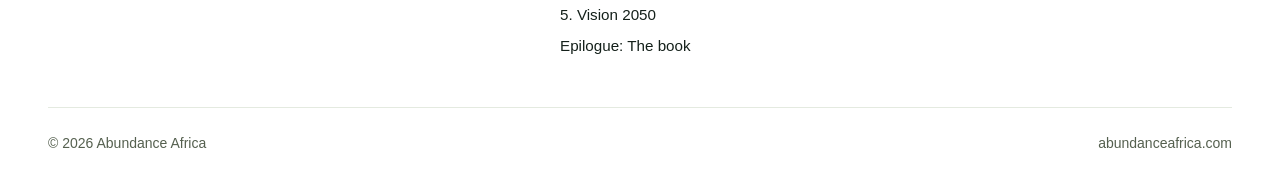
<file: the-book.html>
<!doctype html>
<html lang="en">
<head>
<meta charset="utf-8">
<meta name="viewport" content="width=device-width, initial-scale=1">
<title>The Book — Abundance</title>
<meta name="description" content="Abundance: Growing Africa into a Middle-Income Economy, by Prof. Arun Tiwari and Dr Charity Mutegi, as narrated by Mahesh Patel. Contents, authors, and how to request a copy.">
<meta property="og:title" content="The Book — Abundance">
<meta property="og:description" content="Abundance, by Prof. Arun Tiwari and Dr Charity Mutegi, as narrated by Mahesh Patel: contents, authors, and how to request a copy.">
<meta property="og:image" content="assets/img/kapunga-canal.jpg">
<meta name="theme-color" content="#3E6B34">
<link rel="icon" href="assets/img/favicon.svg" type="image/svg+xml">
<link rel="preconnect" href="https://api.fontshare.com">
<link href="https://api.fontshare.com/v2/css?f[]=cabinet-grotesk@700,800&f[]=satoshi@400,500,700&f[]=zodiak@400&display=swap" rel="stylesheet">
<link rel="stylesheet" href="assets/site.css">
</head>
<body>
<header class="site-header">
  <div class="bar">
    <a class="brand" href="index.html"><svg viewBox="0 0 32 32" aria-hidden="true"><rect width="32" height="32" rx="9" fill="#3E6B34"/><path d="M16 25V11M16 15c-3-1-5-3.5-5-6 3 .5 5 3 5 6zm0 4c3-1 5-3.5 5-6-3 .5-5 3-5 6z" stroke="#EAF3E0" stroke-width="2" fill="none" stroke-linecap="round" stroke-linejoin="round"/></svg><b>Abundance</b></a>
    <nav class="nav" aria-label="Main"><a href="mahesh-patel.html">His Story</a><a href="kapunga.html">Kapunga</a><a href="beyond-kapunga.html">Beyond Kapunga</a><a href="the-model.html">The Model</a><a href="the-vision.html">Vision 2050</a><a href="the-book.html" aria-current="page">The Book</a><a class="btn" href="request-copy.html">Request a copy</a></nav>
    <details class="menu">
      <summary>Menu</summary>
      <nav aria-label="Main"><a href="mahesh-patel.html">His Story</a><a href="kapunga.html">Kapunga</a><a href="beyond-kapunga.html">Beyond Kapunga</a><a href="the-model.html">The Model</a><a href="the-vision.html">Vision 2050</a><a href="the-book.html" aria-current="page">The Book</a><a href="request-copy.html">Request a copy</a><a href="engage.html">Engage</a><a href="assets/docs/kapunga-case-study.docx" download="Kapunga Rice Project Case Study.docx">Download the case study</a></nav>
    </details>
  </div>
</header>
<main>
<section class="phead">
  <div class="wrap">
    <p class="crumbs"><a href="index.html">Home</a> / Epilogue</p>
    <div class="book" style="align-items:center">
      <div class="cover"><img src="assets/img/abundance-cover.jpg" width="1400" height="2063" alt="Cover of Abundance: Growing Africa into a middle-income economy" fetchpriority="high"></div>
      <div>
        <span class="chapter-tag"><b>Epilogue</b> · The book</span>
        <h1>The book that tells the whole story</h1>
        <p class="lede muted" style="margin-top:1.5rem">Abundance is both a memoir and a manifesto: one man's journey through African agriculture, and a plan for the continent's next quarter-century. It was conceived one evening in the Seychelles in 2016, and its preface is signed in Dar es Salaam, June 2025.</p>
        <dl class="kv">
          <div><dt>Authors</dt><dd>Prof. Arun Tiwari and Dr Charity Mutegi</dd></div>
          <div><dt>As narrated by</dt><dd>Mahesh Patel</dd></div>
          <div><dt>Publisher</dt><dd>Sakal Publications</dd></div>
          <div><dt>Shape</dt><dd>Preface, 13 chapters in three parts, epilogue</dd></div>
        </dl>
        <div class="actions"><a class="btn" href="request-copy.html">Request a copy</a><a class="btn btn-line" href="#contents">See the contents</a></div>
      </div>
    </div>
  </div>
</section>

<section class="section">
  <div class="wrap split">
    <p class="quote">“This is not just my story. It is the story of Africa's farmers, of their resilience and their promise.”</p>
    <div class="read">
      <span class="label">From the Preface</span>
      <p>The book draws on more than forty years of connecting smallholder farmers in thirty African countries to global markets. It argues that Africa can reach middle-income status through farming, and that the continent can repeat the transformations of India and China, which lifted millions out of poverty within a generation.</p>
      <p>Above all, he writes, it is an invitation to Africa's young people to see agriculture “not as the labour of the past, but as the opportunity of the future.”</p>
    </div>
  </div>
</section>

<section class="section leaf" id="contents">
  <div class="wrap">
    <div class="head">
      <div><span class="label">Three parts</span><h2>From diagnosis to action</h2></div>
      <p>Each part of the book opens with a woodcut illustration. Part II is where this site's story lives: Kapunga, Zanzibar, cashew and pulses.</p>
    </div>
    <div class="parts-art">
      <figure><img src="assets/img/part-1.jpg" width="722" height="1083" alt="Woodcut of a young farmer with cashew, sugarcane, a map of Africa, an open book and a tractor" loading="lazy"><figcaption><small>Part I</small><b>The Agricultural Landscape in Africa</b><span class="muted">Why do Africa's farmers remain poor on productive land? False dawns, the resource paradox, food systems, seed and an African Green Revolution.</span></figcaption></figure>
      <figure><img src="assets/img/part-2.jpg" width="686" height="1029" alt="Woodcut of a woman farmer with cashew, rice, sugarcane, an open book and a path through fields" loading="lazy"><figcaption><small>Part II</small><b>Case Studies of Success</b><span class="muted">What happens when the system around the farmer is connected? <a href="kapunga.html">Kapunga</a>, <a href="beyond-kapunga.html">Zanzibar sugar, cashew and proteins</a>.</span></figcaption></figure>
      <figure><img src="assets/img/part-3.jpg" width="689" height="1033" alt="Woodcut of a smiling farmer in a hat with sunflower, maize, a drone, an open book and a tractor" loading="lazy"><figcaption><small>Part III</small><b>Vision 2050: A Transformation Manifesto</b><span class="muted">Powering farms, moving from poverty to prosperity, and <a href="the-vision.html">the path to abundance</a>.</span></figcaption></figure>
    </div>
    <h3 style="margin-top:clamp(3rem,6vw,4.5rem)">Contents</h3>
    <div class="toc-grid" style="margin-top:1rem"><ol class="toc"><li class="part">Part I · The Agricultural Landscape in Africa</li><li><b>·</b>Preface</li><li><b>·</b>Introduction</li><li><b>1</b>The Next Growth Pole</li><li><b>2</b>A False Dawn to Daybreak</li><li><b>3</b>The Resource Paradox</li><li><b>4</b>Rethinking Food Systems</li><li><b>5</b>Seed Sector Development</li><li><b>6</b>An African Green Revolution</li></ol><ol class="toc"><li class="part">Part II · Case Studies of Success</li><li><b>7</b>Kapunga Rice Project</li><li><b>8</b>Zanzibar Sugar Project</li><li><b>9</b>Cashew Projects</li><li><b>10</b>Growing Proteins</li></ol><ol class="toc"><li class="part">Part III · Vision 2050: A Transformation Manifesto</li><li><b>11</b>Powering Africa's Farms</li><li><b>12</b>From Poverty to Prosperity</li><li><b>13</b>The Path to Abundance</li><li><b>·</b>Epilogue</li></ol></div>
  </div>
</section>

<section class="section soil-soft" id="authors">
  <div class="wrap">
    <span class="label">The voices behind the book</span>
    <h2>Written by Prof. Arun Tiwari and Dr Charity Mutegi, as narrated by Mahesh Patel</h2>
    <div class="people">
      <div><h3>Mahesh Patel</h3><p><b>Narrator.</b> Born in Nairobi in 1955. Founder and chairman of Export Trading Group (ETG), a supply-chain company operating in more than 40 countries and employing over 7,000 people. Founder of Technobrain in 1997 and of the Empowering Farmers Foundation.</p><p><a href="mahesh-patel.html">Read his story</a></p></div>
      <div><h3>Prof. Arun Tiwari</h3><p><b>Author.</b> A missile scientist who led the Civilian Spinoff of India's Defence Technology Programme, including indigenous coronary stents, and piloted the Pan-Africa e-Network project. Co-author of <i>Wings of Fire</i>, the autobiography of Dr A.P.J. Abdul Kalam, and author of 30 further books.</p></div>
      <div><h3>Dr Charity K. Mutegi</h3><p><b>Author.</b> A Kenyan food scientist and international consultant with more than two decades in food safety and agriculture across Africa, with IITA, IFC, UNIDO and the East African Community, among others. A recipient of the Norman Borlaug Award for Field Research and Application.</p></div>
    </div>
  </div>
</section>

<section class="section">
  <div class="wrap split">
    <div>
      <p class="quote">“Abundance is not a gift to be awaited, but a path to be walked together—step by step, harvest by harvest.”</p>
    </div>
    <div>
      <span class="label">Read the whole story</span>
      <h2>Request your copy of Abundance</h2>
      <p class="lede muted" style="margin-top:1rem">Tell us who you are and where to send it, and the team will be in touch.</p>
      <div class="actions"><a class="btn" href="request-copy.html">Request a copy</a></div>
    </div>
  </div>
</section>

<section class="section" style="padding-top:0">
  <div class="wrap"><a class="next" href="request-copy.html"><span><small>Next</small><b>Request a copy of the book</b></span><svg viewBox="0 0 20 20" fill="none" aria-hidden="true"><path d="M4 10h12m-5-5 5 5-5 5" stroke="currentColor" stroke-width="1.8" stroke-linecap="round" stroke-linejoin="round"/></svg></a></div>
</section>

</main>
<footer class="site-footer">
  <div class="wrap">
    <div class="foot-grid">
      <div>
        <a class="brand" href="index.html"><svg viewBox="0 0 32 32" aria-hidden="true"><rect width="32" height="32" rx="9" fill="#3E6B34"/><path d="M16 25V11M16 15c-3-1-5-3.5-5-6 3 .5 5 3 5 6zm0 4c3-1 5-3.5 5-6-3 .5-5 3-5 6z" stroke="#EAF3E0" stroke-width="2" fill="none" stroke-linecap="round" stroke-linejoin="round"/></svg><b>Abundance</b></a>
        <p class="muted" style="margin-top:.9rem;max-width:26rem">The story of Mahesh Patel and Africa's smallholder farmers, told in <i>Abundance: Growing Africa into a Middle-Income Economy</i>, by Prof. Arun Tiwari and Dr Charity Mutegi, as narrated by Mahesh Patel.</p>
      </div>
      <div>
        <h4>The story</h4>
        <ul><li><a href="index.html">Prologue: That evening</a></li><li><a href="mahesh-patel.html">1. Born in Africa</a></li><li><a href="kapunga.html">2. Kapunga</a></li><li><a href="beyond-kapunga.html">3. Beyond Kapunga</a></li><li><a href="the-model.html">4. What Kapunga taught</a></li><li><a href="the-vision.html">5. Vision 2050</a></li><li><a href="the-book.html">Epilogue: The book</a></li></ul>
      </div>
      <div>
        <h4>Get involved</h4>
        <ul><li><a href="request-copy.html">Request a copy</a></li><li><a href="assets/docs/kapunga-case-study.docx" download="Kapunga Rice Project Case Study.docx">Kapunga case study (Word)</a></li><li><a href="engage.html?route=policy#form">Policy dialogue</a></li><li><a href="engage.html?route=partnership#form">Partnerships</a></li><li><a href="engage.html#briefs">Policy briefs</a></li></ul>
      </div>
    </div>
    <div class="foot-note"><span>&copy; 2026 Abundance Africa</span><span>abundanceafrica.com</span></div>
  </div>
</footer>
<script src="assets/site.js" defer></script>
</body>
</html>
</file>
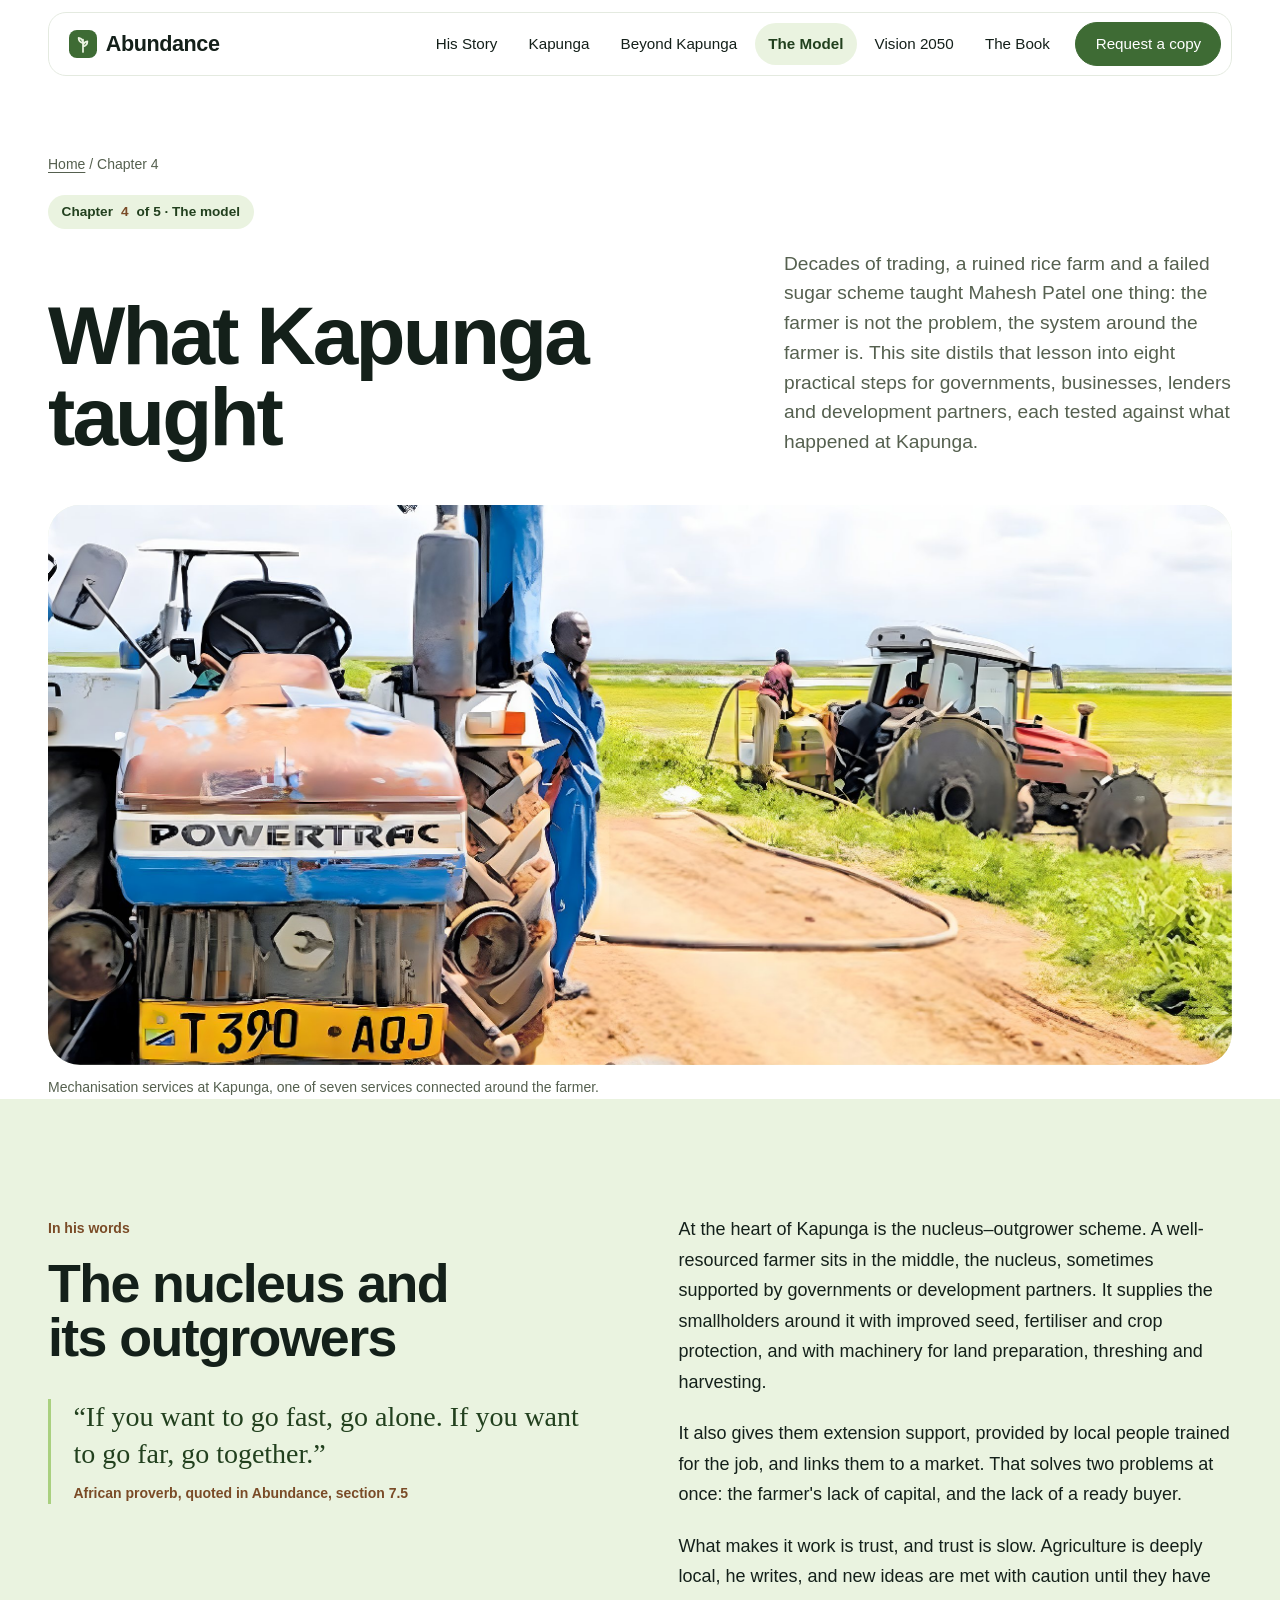
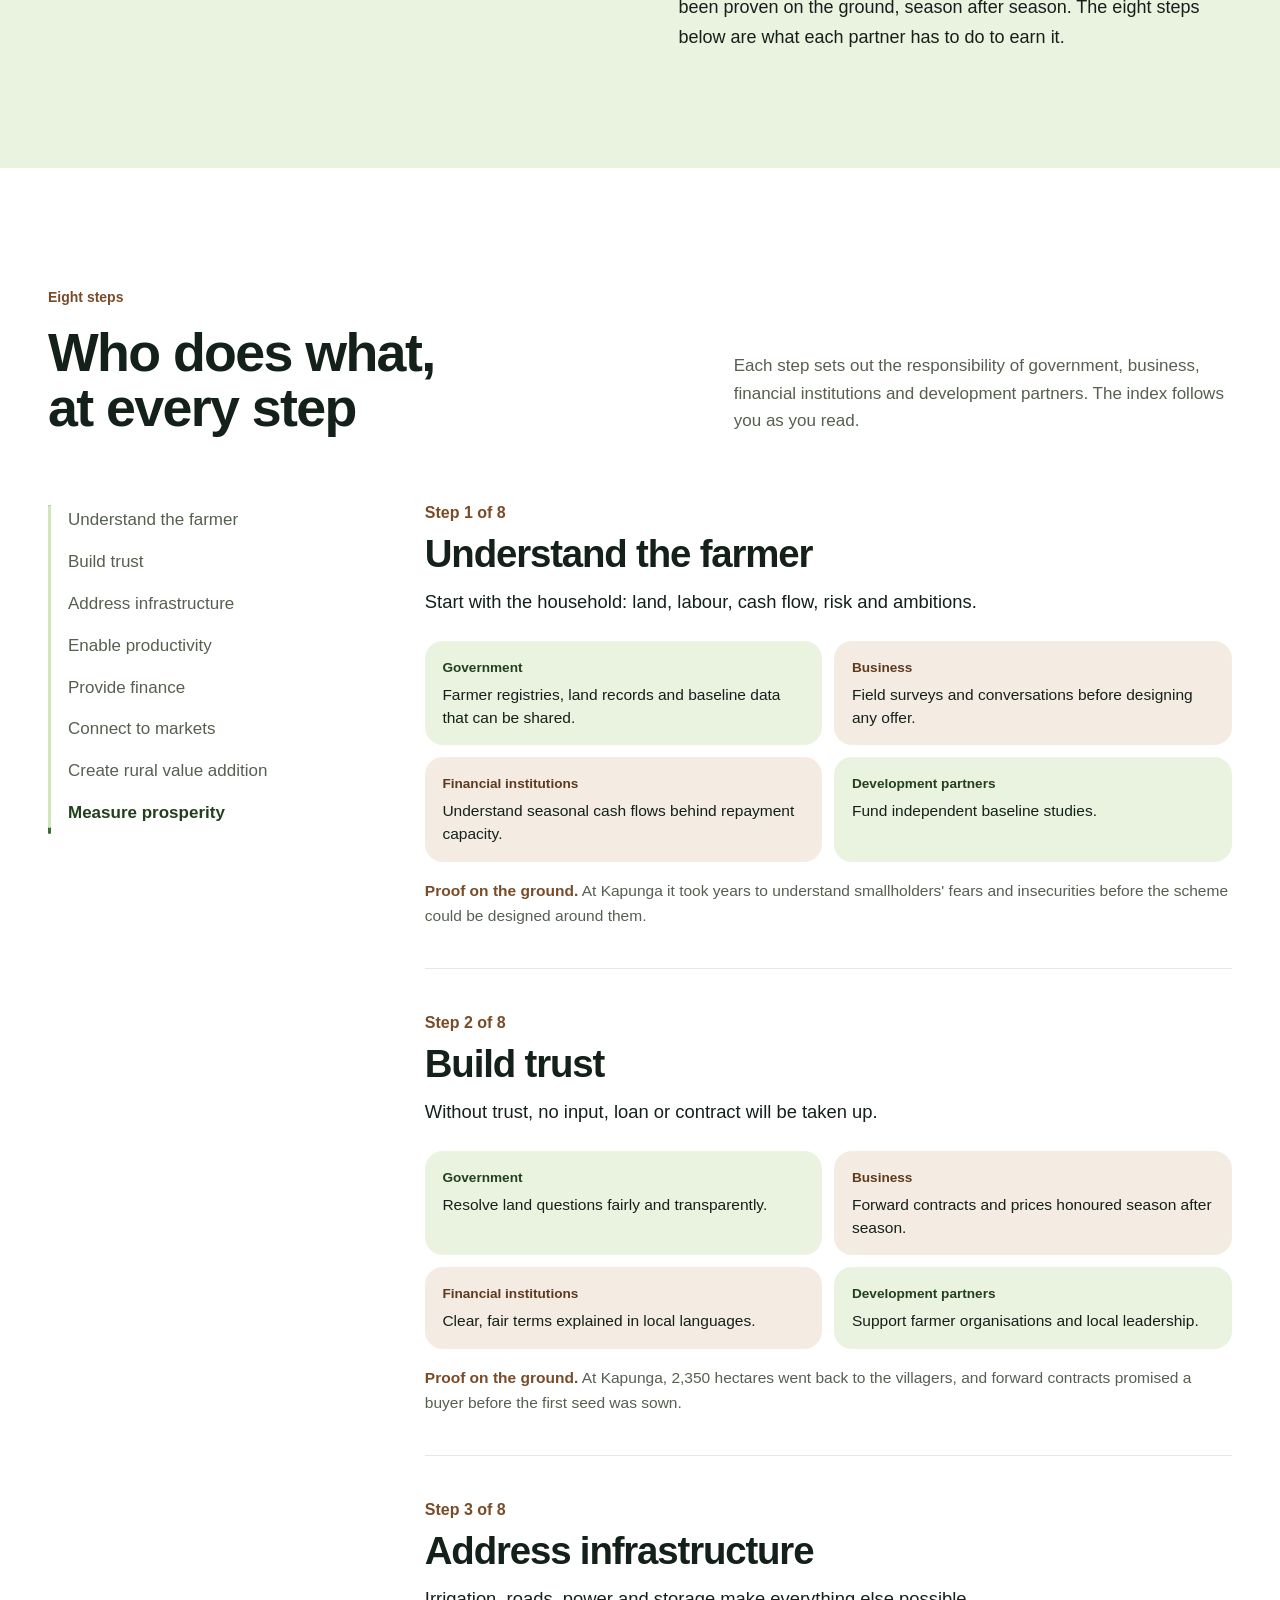
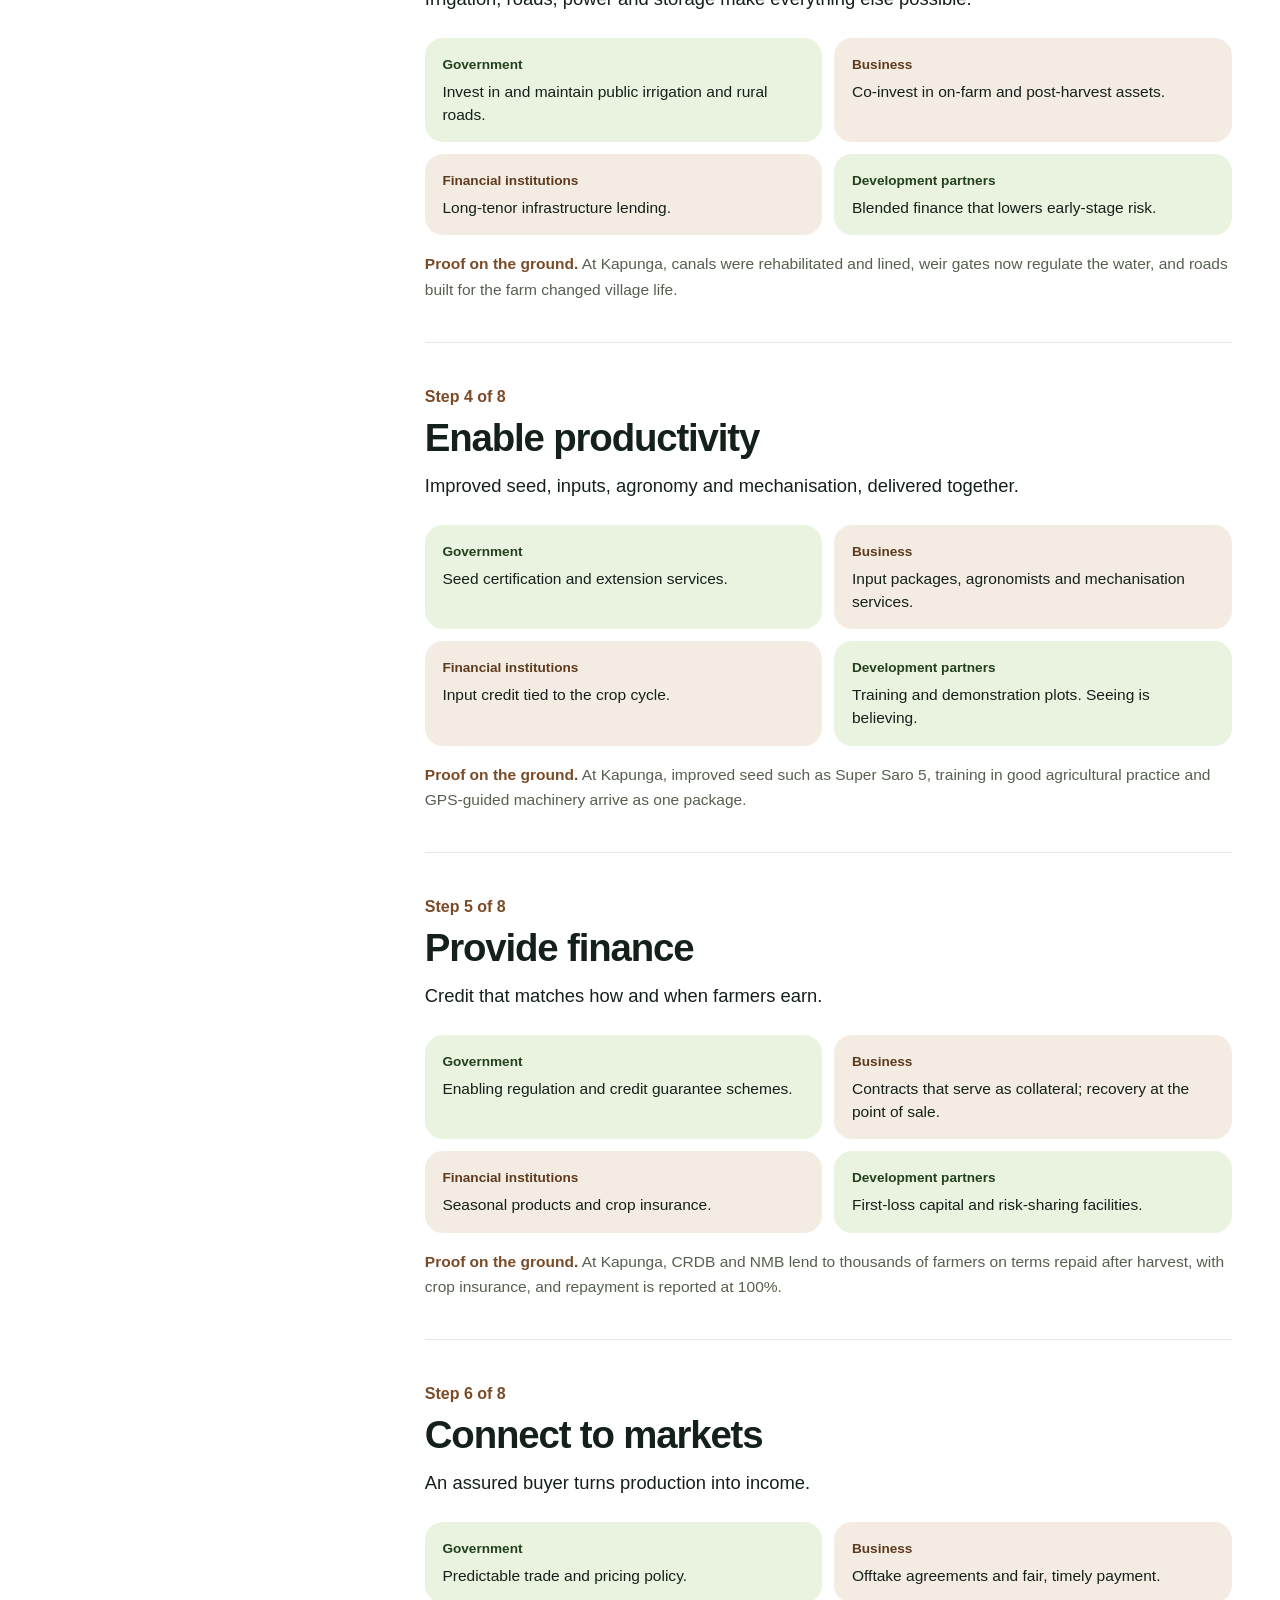
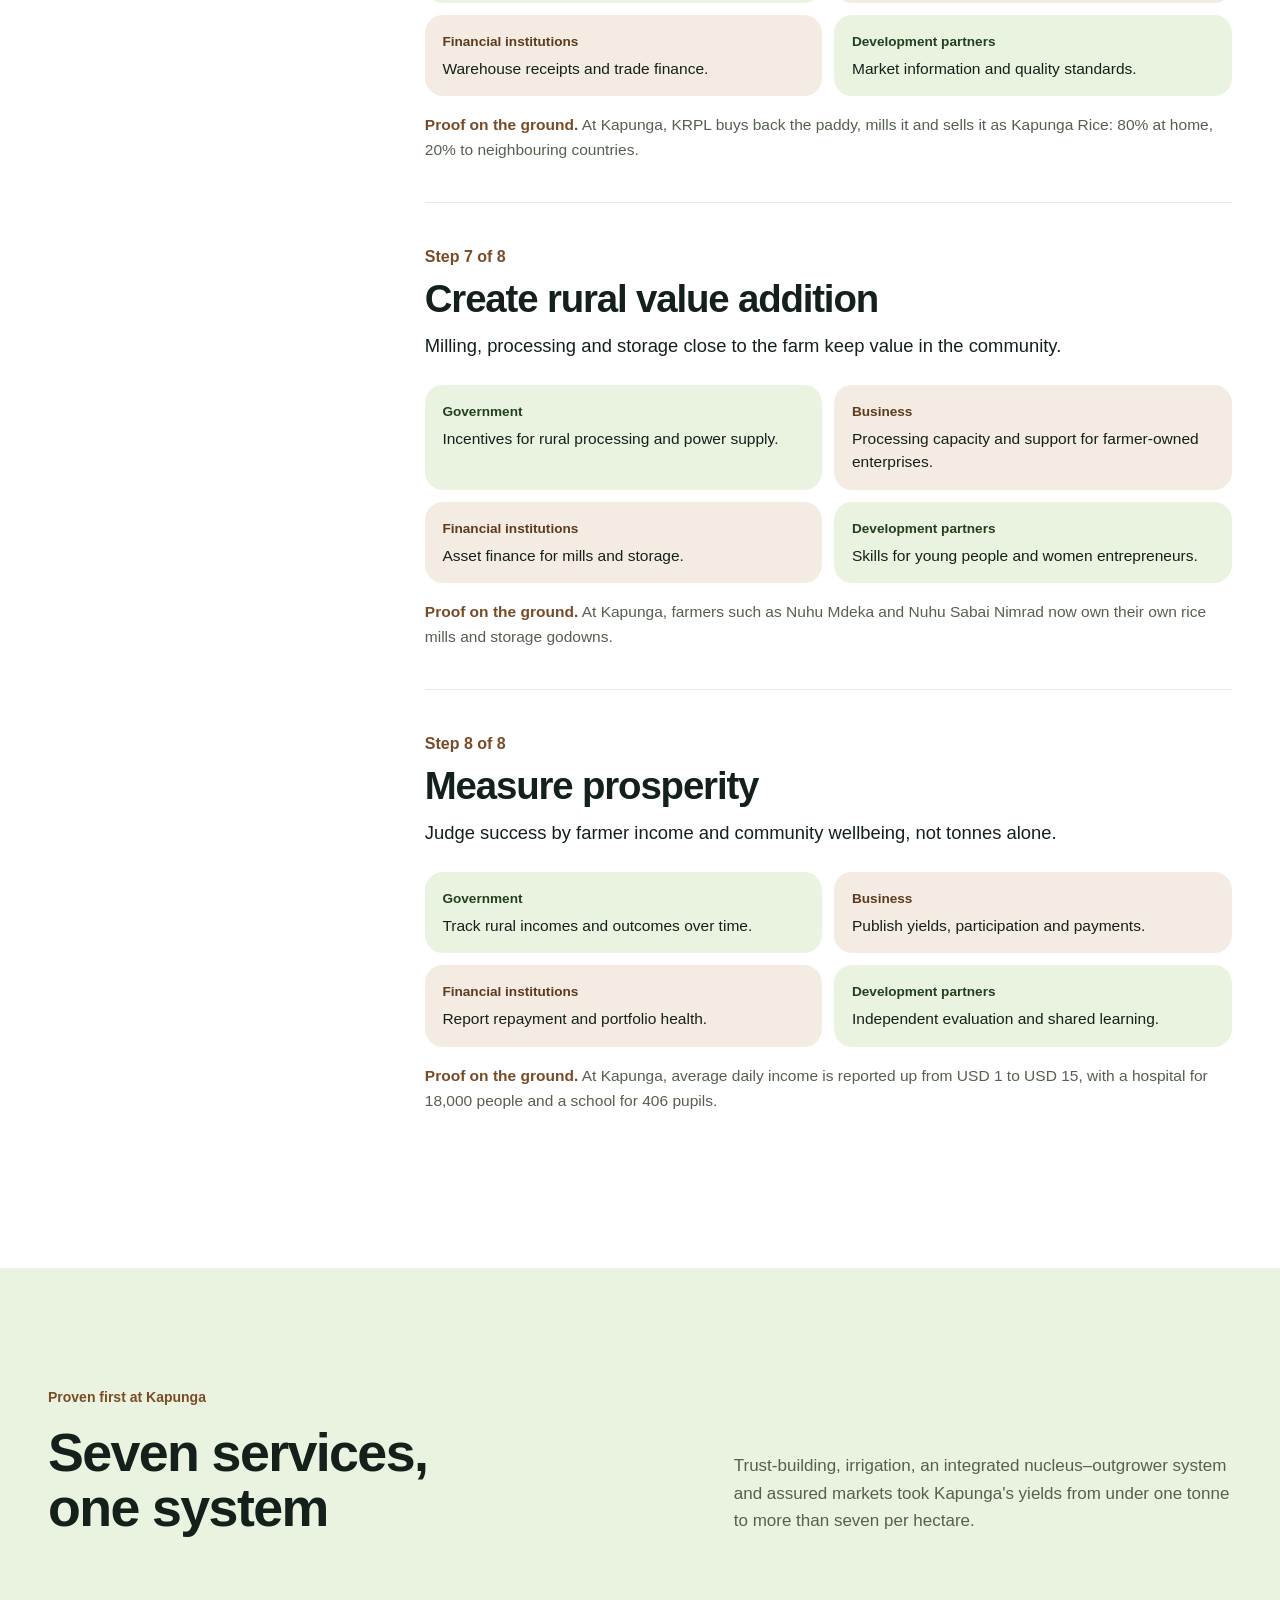
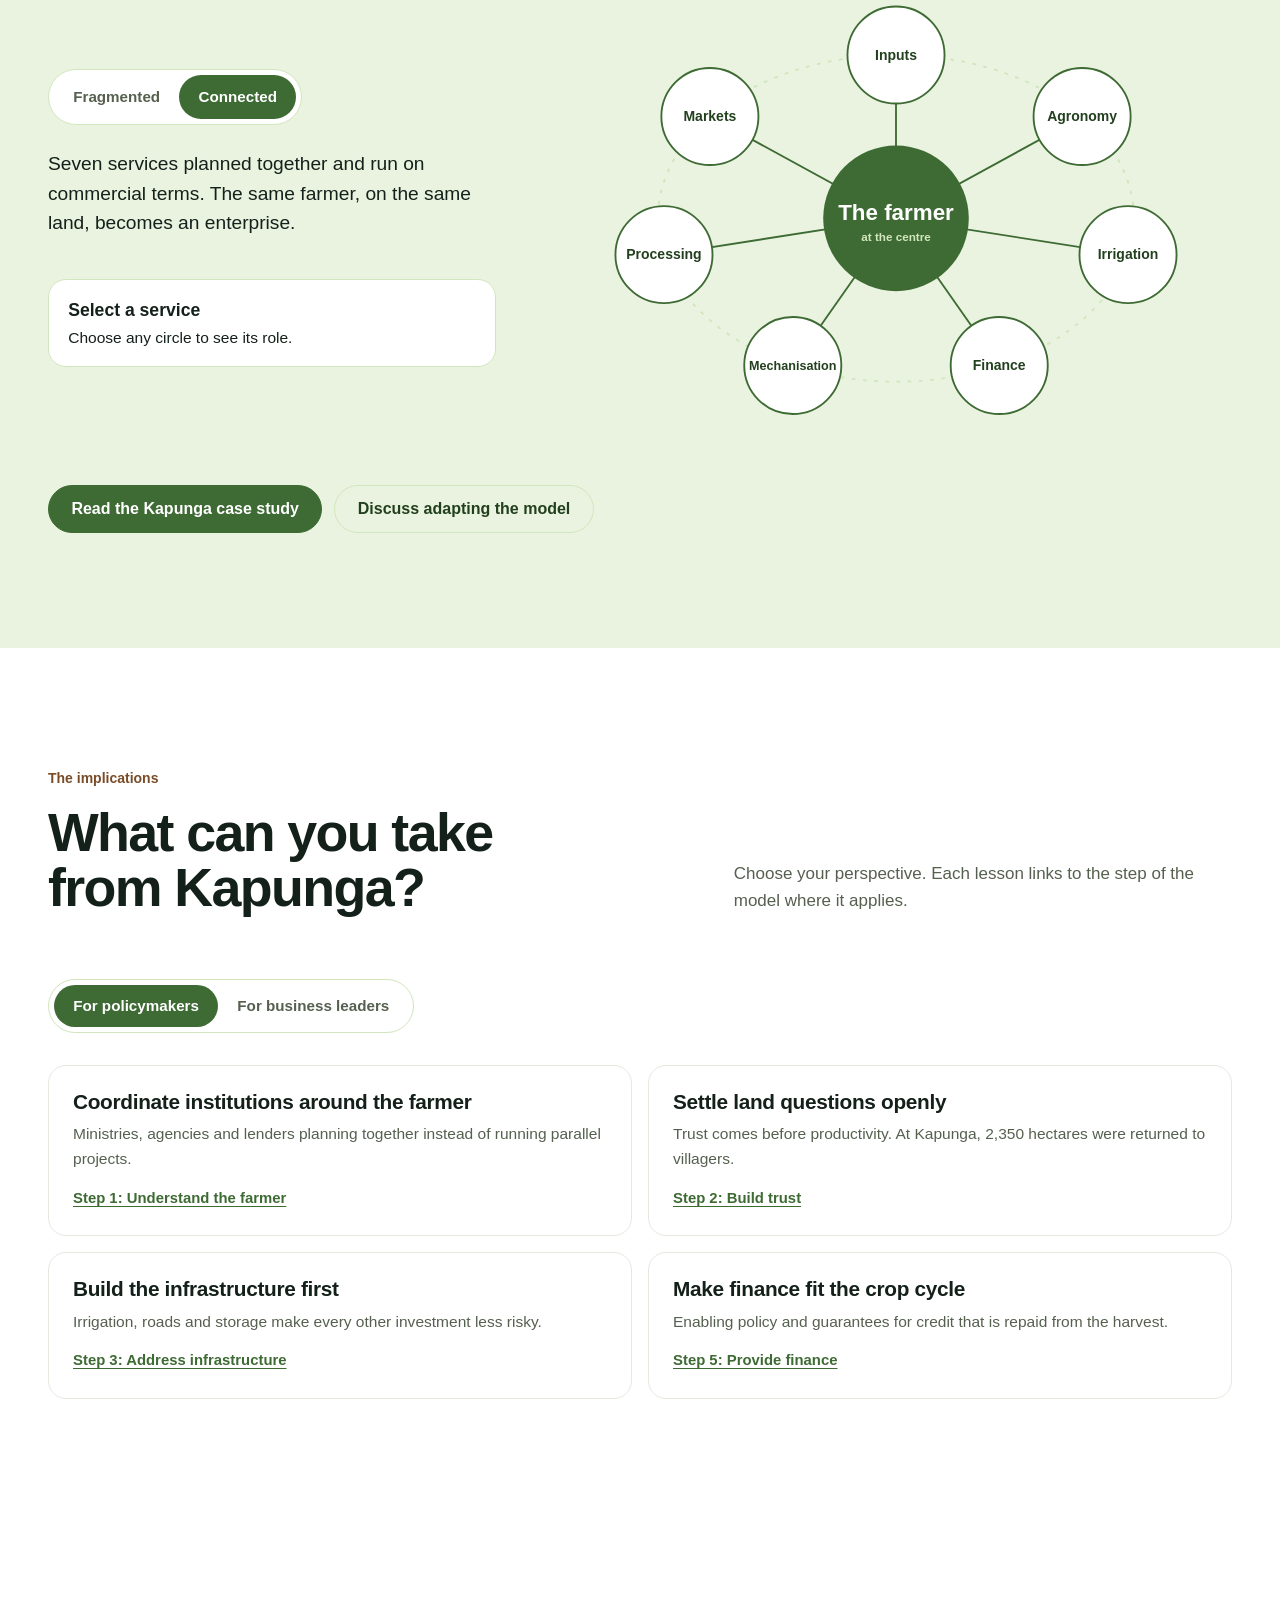
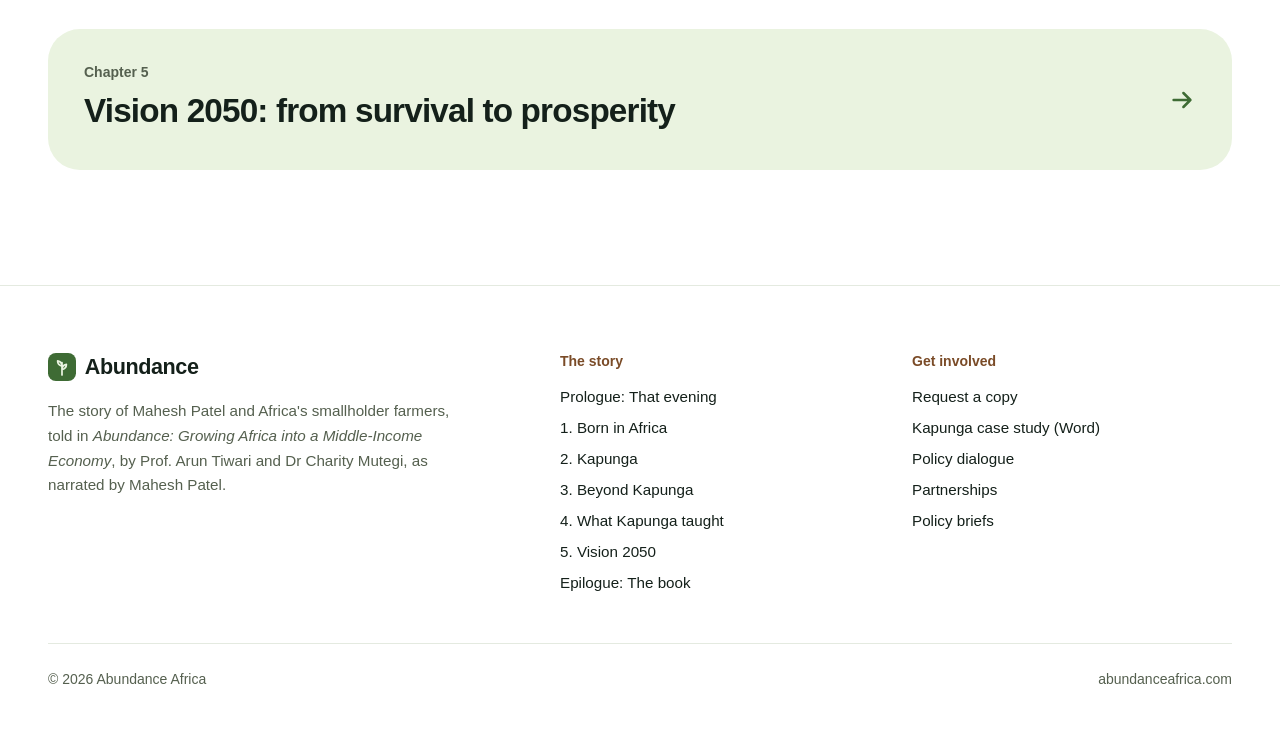
<file: the-model.html>
<!doctype html>
<html lang="en">
<head>
<meta charset="utf-8">
<meta name="viewport" content="width=device-width, initial-scale=1">
<title>What Kapunga Taught — Abundance</title>
<meta name="description" content="Chapter 4 of the Abundance story: the farmer-centric model Mahesh Patel built at Kapunga, turned into eight steps for governments, businesses, lenders and development partners.">
<meta property="og:title" content="What Kapunga Taught — Abundance">
<meta property="og:description" content="Chapter 4 of the Abundance story: the farmer-centric model built at Kapunga, in eight steps.">
<meta property="og:image" content="assets/img/kapunga-canal.jpg">
<meta name="theme-color" content="#3E6B34">
<link rel="icon" href="assets/img/favicon.svg" type="image/svg+xml">
<link rel="preconnect" href="https://api.fontshare.com">
<link href="https://api.fontshare.com/v2/css?f[]=cabinet-grotesk@700,800&f[]=satoshi@400,500,700&f[]=zodiak@400&display=swap" rel="stylesheet">
<link rel="stylesheet" href="assets/site.css">
</head>
<body>
<header class="site-header">
  <div class="bar">
    <a class="brand" href="index.html"><svg viewBox="0 0 32 32" aria-hidden="true"><rect width="32" height="32" rx="9" fill="#3E6B34"/><path d="M16 25V11M16 15c-3-1-5-3.5-5-6 3 .5 5 3 5 6zm0 4c3-1 5-3.5 5-6-3 .5-5 3-5 6z" stroke="#EAF3E0" stroke-width="2" fill="none" stroke-linecap="round" stroke-linejoin="round"/></svg><b>Abundance</b></a>
    <nav class="nav" aria-label="Main"><a href="mahesh-patel.html">His Story</a><a href="kapunga.html">Kapunga</a><a href="beyond-kapunga.html">Beyond Kapunga</a><a href="the-model.html" aria-current="page">The Model</a><a href="the-vision.html">Vision 2050</a><a href="the-book.html">The Book</a><a class="btn" href="request-copy.html">Request a copy</a></nav>
    <details class="menu">
      <summary>Menu</summary>
      <nav aria-label="Main"><a href="mahesh-patel.html">His Story</a><a href="kapunga.html">Kapunga</a><a href="beyond-kapunga.html">Beyond Kapunga</a><a href="the-model.html" aria-current="page">The Model</a><a href="the-vision.html">Vision 2050</a><a href="the-book.html">The Book</a><a href="request-copy.html">Request a copy</a><a href="engage.html">Engage</a><a href="assets/docs/kapunga-case-study.docx" download="Kapunga Rice Project Case Study.docx">Download the case study</a></nav>
    </details>
  </div>
</header>
<main>
<section class="phead">
  <div class="wrap">
    <p class="crumbs"><a href="index.html">Home</a> / Chapter 4</p>
    <span class="chapter-tag">Chapter <b>4</b> of 5 · The model</span>
    <div class="phead-grid">
      <h1>What Kapunga taught</h1>
      <p class="lede">Decades of trading, a ruined rice farm and a failed sugar scheme taught Mahesh Patel one thing: the farmer is not the problem, the system around the farmer is. This site distils that lesson into eight practical steps for governments, businesses, lenders and development partners, each tested against what happened at Kapunga.</p>
    </div>
  </div>
  <figure class="wrap phead-media"><div class="frame"><img src="assets/img/kapunga-mechanisation.jpg" width="2400" height="1600" alt="Tractors on a farm road beside flooded rice paddies" style="object-position:40% 55%" fetchpriority="high"></div><figcaption>Mechanisation services at Kapunga, one of seven services connected around the farmer.</figcaption></figure>
</section>

<section class="section leaf">
  <div class="wrap split top">
    <div>
      <span class="label">In his words</span>
      <h2>The nucleus and its outgrowers</h2>
      <blockquote class="pull"><p>“If you want to go fast, go alone. If you want to go far, go together.”</p><cite>African proverb, quoted in Abundance, section 7.5</cite></blockquote>
    </div>
    <div class="read">
      <p>At the heart of Kapunga is the nucleus–outgrower scheme. A well-resourced farmer sits in the middle, the nucleus, sometimes supported by governments or development partners. It supplies the smallholders around it with improved seed, fertiliser and crop protection, and with machinery for land preparation, threshing and harvesting.</p>
      <p>It also gives them extension support, provided by local people trained for the job, and links them to a market. That solves two problems at once: the farmer's lack of capital, and the lack of a ready buyer.</p>
      <p>What makes it work is trust, and trust is slow. Agriculture is deeply local, he writes, and new ideas are met with caution until they have been proven on the ground, season after season. The eight steps below are what each partner has to do to earn it.</p>
    </div>
  </div>
</section>

<section class="section">
  <div class="wrap">
    <div class="head">
      <div><span class="label">Eight steps</span><h2>Who does what, at every step</h2></div>
      <p>Each step sets out the responsibility of government, business, financial institutions and development partners. The index follows you as you read.</p>
    </div>
    <div class="spy" data-spy><nav class="spy-nav" aria-label="Steps"><span class="spy-fill" aria-hidden="true"></span><ol><li><a href="#step-1">Understand the farmer</a></li><li><a href="#step-2">Build trust</a></li><li><a href="#step-3">Address infrastructure</a></li><li><a href="#step-4">Enable productivity</a></li><li><a href="#step-5">Provide finance</a></li><li><a href="#step-6">Connect to markets</a></li><li><a href="#step-7">Create rural value addition</a></li><li><a href="#step-8">Measure prosperity</a></li></ol></nav><div><section class="spy-step" id="step-1"><span class="n">Step 1 of 8</span><h3>Understand the farmer</h3><p class="intro">Start with the household: land, labour, cash flow, risk and ambitions.</p><dl class="roles"><div><dt>Government</dt><dd>Farmer registries, land records and baseline data that can be shared.</dd></div><div><dt>Business</dt><dd>Field surveys and conversations before designing any offer.</dd></div><div><dt>Financial institutions</dt><dd>Understand seasonal cash flows behind repayment capacity.</dd></div><div><dt>Development partners</dt><dd>Fund independent baseline studies.</dd></div></dl><p class="muted" style="margin-top:1rem;font-size:.97rem"><b style="color:var(--soil)">Proof on the ground.</b> At Kapunga it took years to understand smallholders' fears and insecurities before the scheme could be designed around them.</p></section><section class="spy-step" id="step-2"><span class="n">Step 2 of 8</span><h3>Build trust</h3><p class="intro">Without trust, no input, loan or contract will be taken up.</p><dl class="roles"><div><dt>Government</dt><dd>Resolve land questions fairly and transparently.</dd></div><div><dt>Business</dt><dd>Forward contracts and prices honoured season after season.</dd></div><div><dt>Financial institutions</dt><dd>Clear, fair terms explained in local languages.</dd></div><div><dt>Development partners</dt><dd>Support farmer organisations and local leadership.</dd></div></dl><p class="muted" style="margin-top:1rem;font-size:.97rem"><b style="color:var(--soil)">Proof on the ground.</b> At Kapunga, 2,350 hectares went back to the villagers, and forward contracts promised a buyer before the first seed was sown.</p></section><section class="spy-step" id="step-3"><span class="n">Step 3 of 8</span><h3>Address infrastructure</h3><p class="intro">Irrigation, roads, power and storage make everything else possible.</p><dl class="roles"><div><dt>Government</dt><dd>Invest in and maintain public irrigation and rural roads.</dd></div><div><dt>Business</dt><dd>Co-invest in on-farm and post-harvest assets.</dd></div><div><dt>Financial institutions</dt><dd>Long-tenor infrastructure lending.</dd></div><div><dt>Development partners</dt><dd>Blended finance that lowers early-stage risk.</dd></div></dl><p class="muted" style="margin-top:1rem;font-size:.97rem"><b style="color:var(--soil)">Proof on the ground.</b> At Kapunga, canals were rehabilitated and lined, weir gates now regulate the water, and roads built for the farm changed village life.</p></section><section class="spy-step" id="step-4"><span class="n">Step 4 of 8</span><h3>Enable productivity</h3><p class="intro">Improved seed, inputs, agronomy and mechanisation, delivered together.</p><dl class="roles"><div><dt>Government</dt><dd>Seed certification and extension services.</dd></div><div><dt>Business</dt><dd>Input packages, agronomists and mechanisation services.</dd></div><div><dt>Financial institutions</dt><dd>Input credit tied to the crop cycle.</dd></div><div><dt>Development partners</dt><dd>Training and demonstration plots. Seeing is believing.</dd></div></dl><p class="muted" style="margin-top:1rem;font-size:.97rem"><b style="color:var(--soil)">Proof on the ground.</b> At Kapunga, improved seed such as Super Saro 5, training in good agricultural practice and GPS-guided machinery arrive as one package.</p></section><section class="spy-step" id="step-5"><span class="n">Step 5 of 8</span><h3>Provide finance</h3><p class="intro">Credit that matches how and when farmers earn.</p><dl class="roles"><div><dt>Government</dt><dd>Enabling regulation and credit guarantee schemes.</dd></div><div><dt>Business</dt><dd>Contracts that serve as collateral; recovery at the point of sale.</dd></div><div><dt>Financial institutions</dt><dd>Seasonal products and crop insurance.</dd></div><div><dt>Development partners</dt><dd>First-loss capital and risk-sharing facilities.</dd></div></dl><p class="muted" style="margin-top:1rem;font-size:.97rem"><b style="color:var(--soil)">Proof on the ground.</b> At Kapunga, CRDB and NMB lend to thousands of farmers on terms repaid after harvest, with crop insurance, and repayment is reported at 100%.</p></section><section class="spy-step" id="step-6"><span class="n">Step 6 of 8</span><h3>Connect to markets</h3><p class="intro">An assured buyer turns production into income.</p><dl class="roles"><div><dt>Government</dt><dd>Predictable trade and pricing policy.</dd></div><div><dt>Business</dt><dd>Offtake agreements and fair, timely payment.</dd></div><div><dt>Financial institutions</dt><dd>Warehouse receipts and trade finance.</dd></div><div><dt>Development partners</dt><dd>Market information and quality standards.</dd></div></dl><p class="muted" style="margin-top:1rem;font-size:.97rem"><b style="color:var(--soil)">Proof on the ground.</b> At Kapunga, KRPL buys back the paddy, mills it and sells it as Kapunga Rice: 80% at home, 20% to neighbouring countries.</p></section><section class="spy-step" id="step-7"><span class="n">Step 7 of 8</span><h3>Create rural value addition</h3><p class="intro">Milling, processing and storage close to the farm keep value in the community.</p><dl class="roles"><div><dt>Government</dt><dd>Incentives for rural processing and power supply.</dd></div><div><dt>Business</dt><dd>Processing capacity and support for farmer-owned enterprises.</dd></div><div><dt>Financial institutions</dt><dd>Asset finance for mills and storage.</dd></div><div><dt>Development partners</dt><dd>Skills for young people and women entrepreneurs.</dd></div></dl><p class="muted" style="margin-top:1rem;font-size:.97rem"><b style="color:var(--soil)">Proof on the ground.</b> At Kapunga, farmers such as Nuhu Mdeka and Nuhu Sabai Nimrad now own their own rice mills and storage godowns.</p></section><section class="spy-step" id="step-8"><span class="n">Step 8 of 8</span><h3>Measure prosperity</h3><p class="intro">Judge success by farmer income and community wellbeing, not tonnes alone.</p><dl class="roles"><div><dt>Government</dt><dd>Track rural incomes and outcomes over time.</dd></div><div><dt>Business</dt><dd>Publish yields, participation and payments.</dd></div><div><dt>Financial institutions</dt><dd>Report repayment and portfolio health.</dd></div><div><dt>Development partners</dt><dd>Independent evaluation and shared learning.</dd></div></dl><p class="muted" style="margin-top:1rem;font-size:.97rem"><b style="color:var(--soil)">Proof on the ground.</b> At Kapunga, average daily income is reported up from USD 1 to USD 15, with a hospital for 18,000 people and a school for 406 pupils.</p></section></div></div>
  </div>
</section>

<section class="section leaf">
  <div class="wrap">
    <div class="head">
      <div><span class="label">Proven first at Kapunga</span><h2>Seven services, one system</h2></div>
      <p>Trust-building, irrigation, an integrated nucleus–outgrower system and assured markets took Kapunga's yields from under one tonne to more than seven per hectare.</p>
    </div>
    <div class="eco-wrap" data-eco>
  <div class="eco-text">
    <div class="seg" role="radiogroup" aria-label="Show the ecosystem">
      <label><input type="radio" name="eco-state" value="fragmented"><span>Fragmented</span></label>
      <label><input type="radio" name="eco-state" value="connected" checked><span>Connected</span></label>
    </div>
    <div class="state-copy">
      <p class="lede" data-state-copy="fragmented" hidden>Seed without water. A loan without a buyer. Each service arrives alone, on its own timetable, and the farmer carries all of the risk.</p>
      <p class="lede" data-state-copy="connected">Seven services planned together and run on commercial terms. The same farmer, on the same land, becomes an enterprise.</p>
    </div>
    <p class="eco-caption" aria-live="polite"><b>Select a service</b>Choose any circle to see its role.</p>
  </div>
  <div><svg class="eco eco--d" viewBox="0 0 720 470" data-state="connected" aria-label="Seven services: inputs, agronomy, irrigation, finance, mechanisation, processing and markets, shown either scattered or connected around the farmer"><ellipse class="orbit" cx="360.0" cy="235.0" rx="255" ry="175"/><line class="link" x1="360.0" y1="235.0" x2="360.0" y2="60.0"/><line class="link" x1="360.0" y1="235.0" x2="559.4" y2="125.9"/><line class="link" x1="360.0" y1="235.0" x2="608.6" y2="273.9"/><line class="link" x1="360.0" y1="235.0" x2="470.6" y2="392.7"/><line class="link" x1="360.0" y1="235.0" x2="249.4" y2="392.7"/><line class="link" x1="360.0" y1="235.0" x2="111.4" y2="273.9"/><line class="link" x1="360.0" y1="235.0" x2="160.6" y2="125.9"/><circle class="hub" cx="360.0" cy="235.0" r="78"/><text class="hub-t" x="360.0" y="237.0">The farmer</text><text class="hub-s s-conn" x="360.0" y="259.0">at the centre</text><text class="hub-s s-frag" x="360.0" y="259.0">on their own</text><g class="node" tabindex="0" role="button" aria-label="Inputs: Improved seed and fertiliser, delivered before planting and paid for from the harvest." data-name="Inputs" data-role="Improved seed and fertiliser, delivered before planting and paid for from the harvest." style="--fx:-250px;--fy:-20px"><circle cx="360.0" cy="60.0" r="52"/><text x="360.0" y="65.0" text-anchor="middle" style="font-size:15px">Inputs</text></g><g class="node" tabindex="0" role="button" aria-label="Agronomy: Field agronomists and demonstration plots. Seeing is believing." data-name="Agronomy" data-role="Field agronomists and demonstration plots. Seeing is believing." style="--fx:96px;--fy:-56px"><circle cx="559.4" cy="125.9" r="52"/><text x="559.4" y="130.9" text-anchor="middle" style="font-size:15px">Agronomy</text></g><g class="node" tabindex="0" role="button" aria-label="Irrigation: Water that removes the dependence on rain." data-name="Irrigation" data-role="Water that removes the dependence on rain." style="--fx:81px;--fy:26px"><circle cx="608.6" cy="273.9" r="52"/><text x="608.6" y="278.9" text-anchor="middle" style="font-size:15px">Irrigation</text></g><g class="node" tabindex="0" role="button" aria-label="Finance: Credit shaped around the crop cycle, repaid when the harvest is sold." data-name="Finance" data-role="Credit shaped around the crop cycle, repaid when the harvest is sold." style="--fx:49px;--fy:52px"><circle cx="470.6" cy="392.7" r="52"/><text x="470.6" y="397.7" text-anchor="middle" style="font-size:15px">Finance</text></g><g class="node" tabindex="0" role="button" aria-label="Mechanisation: Machinery as a service, without the cost of owning it." data-name="Mechanisation" data-role="Machinery as a service, without the cost of owning it." style="--fx:-74px;--fy:37px"><circle cx="249.4" cy="392.7" r="52"/><text x="249.4" y="397.7" text-anchor="middle" style="font-size:13.5px">Mechanisation</text></g><g class="node" tabindex="0" role="button" aria-label="Processing: Milling and storage close to the farm, keeping value in the village." data-name="Processing" data-role="Milling and storage close to the farm, keeping value in the village." style="--fx:-81px;--fy:-44px"><circle cx="111.4" cy="273.9" r="52"/><text x="111.4" y="278.9" text-anchor="middle" style="font-size:15px">Processing</text></g><g class="node" tabindex="0" role="button" aria-label="Markets: An assured buyer at a known price, agreed before planting." data-name="Markets" data-role="An assured buyer at a known price, agreed before planting." style="--fx:199px;--fy:-106px"><circle cx="160.6" cy="125.9" r="52"/><text x="160.6" y="130.9" text-anchor="middle" style="font-size:15px">Markets</text></g></svg><svg class="eco eco--m" viewBox="0 0 400 560" data-state="connected" aria-label="Seven services: inputs, agronomy, irrigation, finance, mechanisation, processing and markets, shown either scattered or connected around the farmer"><ellipse class="orbit" cx="200.0" cy="280.0" rx="140" ry="205"/><line class="link" x1="200.0" y1="280.0" x2="200.0" y2="75.0"/><line class="link" x1="200.0" y1="280.0" x2="309.5" y2="152.2"/><line class="link" x1="200.0" y1="280.0" x2="336.5" y2="325.6"/><line class="link" x1="200.0" y1="280.0" x2="260.7" y2="464.7"/><line class="link" x1="200.0" y1="280.0" x2="139.3" y2="464.7"/><line class="link" x1="200.0" y1="280.0" x2="63.5" y2="325.6"/><line class="link" x1="200.0" y1="280.0" x2="90.5" y2="152.2"/><circle class="hub" cx="200.0" cy="280.0" r="72"/><text class="hub-t" x="200.0" y="282.0">The farmer</text><text class="hub-s s-conn" x="200.0" y="304.0">at the centre</text><text class="hub-s s-frag" x="200.0" y="304.0">on their own</text><g class="node" tabindex="0" role="button" aria-label="Inputs: Improved seed and fertiliser, delivered before planting and paid for from the harvest." data-name="Inputs" data-role="Improved seed and fertiliser, delivered before planting and paid for from the harvest." style="--fx:-130px;--fy:-5px"><circle cx="200.0" cy="75.0" r="54"/><text x="200.0" y="80.0" text-anchor="middle" style="font-size:15px">Inputs</text></g><g class="node" tabindex="0" role="button" aria-label="Agronomy: Field agronomists and demonstration plots. Seeing is believing." data-name="Agronomy" data-role="Field agronomists and demonstration plots. Seeing is believing." style="--fx:26px;--fy:-82px"><circle cx="309.5" cy="152.2" r="54"/><text x="309.5" y="157.2" text-anchor="middle" style="font-size:15px">Agronomy</text></g><g class="node" tabindex="0" role="button" aria-label="Irrigation: Water that removes the dependence on rain." data-name="Irrigation" data-role="Water that removes the dependence on rain." style="--fx:14px;--fy:4px"><circle cx="336.5" cy="325.6" r="54"/><text x="336.5" y="330.6" text-anchor="middle" style="font-size:15px">Irrigation</text></g><g class="node" tabindex="0" role="button" aria-label="Finance: Credit shaped around the crop cycle, repaid when the harvest is sold." data-name="Finance" data-role="Credit shaped around the crop cycle, repaid when the harvest is sold." style="--fx:39px;--fy:35px"><circle cx="260.7" cy="464.7" r="54"/><text x="260.7" y="469.7" text-anchor="middle" style="font-size:15px">Finance</text></g><g class="node" tabindex="0" role="button" aria-label="Mechanisation: Machinery as a service, without the cost of owning it." data-name="Mechanisation" data-role="Machinery as a service, without the cost of owning it." style="--fx:-44px;--fy:30px"><circle cx="139.3" cy="464.7" r="54"/><text x="139.3" y="469.7" text-anchor="middle" style="font-size:13.5px">Mechanisation</text></g><g class="node" tabindex="0" role="button" aria-label="Processing: Milling and storage close to the farm, keeping value in the village." data-name="Processing" data-role="Milling and storage close to the farm, keeping value in the village." style="--fx:-12px;--fy:-26px"><circle cx="63.5" cy="325.6" r="54"/><text x="63.5" y="330.6" text-anchor="middle" style="font-size:15px">Processing</text></g><g class="node" tabindex="0" role="button" aria-label="Markets: An assured buyer at a known price, agreed before planting." data-name="Markets" data-role="An assured buyer at a known price, agreed before planting." style="--fx:114px;--fy:-2px"><circle cx="90.5" cy="152.2" r="54"/><text x="90.5" y="157.2" text-anchor="middle" style="font-size:15px">Markets</text></g></svg></div>
</div>
    <div class="actions" style="margin-top:3rem"><a class="btn" href="kapunga.html">Read the Kapunga case study</a><a class="btn btn-line" href="engage.html?route=partnership#form">Discuss adapting the model</a></div>
  </div>
</section>

<section class="section" id="lessons">
  <div class="wrap">
    <div class="head">
      <div><span class="label">The implications</span><h2>What can you take from Kapunga?</h2></div>
      <p>Choose your perspective. Each lesson links to the step of the model where it applies.</p>
    </div>
    <div data-tabs>
      <div class="seg" role="tablist" aria-label="Choose your perspective">
        <button class="seg-btn" role="tab" id="aud-t0" aria-controls="aud-p0" aria-selected="true">For policymakers</button>
        <button class="seg-btn" role="tab" id="aud-t1" aria-controls="aud-p1" aria-selected="false" tabindex="-1">For business leaders</button>
      </div>
      <ul class="lessons" role="tabpanel" id="aud-p0" aria-labelledby="aud-t0">
        <li class="lesson"><h3>Coordinate institutions around the farmer</h3><p>Ministries, agencies and lenders planning together instead of running parallel projects.</p><a href="the-model.html#step-1">Step 1: Understand the farmer</a></li>
        <li class="lesson"><h3>Settle land questions openly</h3><p>Trust comes before productivity. At Kapunga, 2,350 hectares were returned to villagers.</p><a href="the-model.html#step-2">Step 2: Build trust</a></li>
        <li class="lesson"><h3>Build the infrastructure first</h3><p>Irrigation, roads and storage make every other investment less risky.</p><a href="the-model.html#step-3">Step 3: Address infrastructure</a></li>
        <li class="lesson"><h3>Make finance fit the crop cycle</h3><p>Enabling policy and guarantees for credit that is repaid from the harvest.</p><a href="the-model.html#step-5">Step 5: Provide finance</a></li>
      </ul>
      <ul class="lessons" role="tabpanel" id="aud-p1" aria-labelledby="aud-t1" hidden>
        <li class="lesson"><h3>Bring patient capital</h3><p>Transformation takes years; the early seasons will not pay for themselves.</p><a href="the-model.html#step-3">Step 3: Address infrastructure</a></li>
        <li class="lesson"><h3>Build outgrower models that pay</h3><p>Integrated value chains where the company succeeds only if its farmers do.</p><a href="the-model.html#step-4">Step 4: Enable productivity</a></li>
        <li class="lesson"><h3>Share risk and assure the market</h3><p>Forward contracts turn uncertainty into investment.</p><a href="the-model.html#step-6">Step 6: Connect to markets</a></li>
        <li class="lesson"><h3>Add value close to the farm</h3><p>Milling and storage keep income and jobs in the rural economy.</p><a href="the-model.html#step-7">Step 7: Create rural value addition</a></li>
      </ul>
    </div>
  </div>
</section>

<section class="section">
  <div class="wrap"><a class="next" href="the-vision.html"><span><small>Chapter 5</small><b>Vision 2050: from survival to prosperity</b></span><svg viewBox="0 0 20 20" fill="none" aria-hidden="true"><path d="M4 10h12m-5-5 5 5-5 5" stroke="currentColor" stroke-width="1.8" stroke-linecap="round" stroke-linejoin="round"/></svg></a></div>
</section>

</main>
<footer class="site-footer">
  <div class="wrap">
    <div class="foot-grid">
      <div>
        <a class="brand" href="index.html"><svg viewBox="0 0 32 32" aria-hidden="true"><rect width="32" height="32" rx="9" fill="#3E6B34"/><path d="M16 25V11M16 15c-3-1-5-3.5-5-6 3 .5 5 3 5 6zm0 4c3-1 5-3.5 5-6-3 .5-5 3-5 6z" stroke="#EAF3E0" stroke-width="2" fill="none" stroke-linecap="round" stroke-linejoin="round"/></svg><b>Abundance</b></a>
        <p class="muted" style="margin-top:.9rem;max-width:26rem">The story of Mahesh Patel and Africa's smallholder farmers, told in <i>Abundance: Growing Africa into a Middle-Income Economy</i>, by Prof. Arun Tiwari and Dr Charity Mutegi, as narrated by Mahesh Patel.</p>
      </div>
      <div>
        <h4>The story</h4>
        <ul><li><a href="index.html">Prologue: That evening</a></li><li><a href="mahesh-patel.html">1. Born in Africa</a></li><li><a href="kapunga.html">2. Kapunga</a></li><li><a href="beyond-kapunga.html">3. Beyond Kapunga</a></li><li><a href="the-model.html">4. What Kapunga taught</a></li><li><a href="the-vision.html">5. Vision 2050</a></li><li><a href="the-book.html">Epilogue: The book</a></li></ul>
      </div>
      <div>
        <h4>Get involved</h4>
        <ul><li><a href="request-copy.html">Request a copy</a></li><li><a href="assets/docs/kapunga-case-study.docx" download="Kapunga Rice Project Case Study.docx">Kapunga case study (Word)</a></li><li><a href="engage.html?route=policy#form">Policy dialogue</a></li><li><a href="engage.html?route=partnership#form">Partnerships</a></li><li><a href="engage.html#briefs">Policy briefs</a></li></ul>
      </div>
    </div>
    <div class="foot-note"><span>&copy; 2026 Abundance Africa</span><span>abundanceafrica.com</span></div>
  </div>
</footer>
<script src="assets/site.js" defer></script>
</body>
</html>
</file>
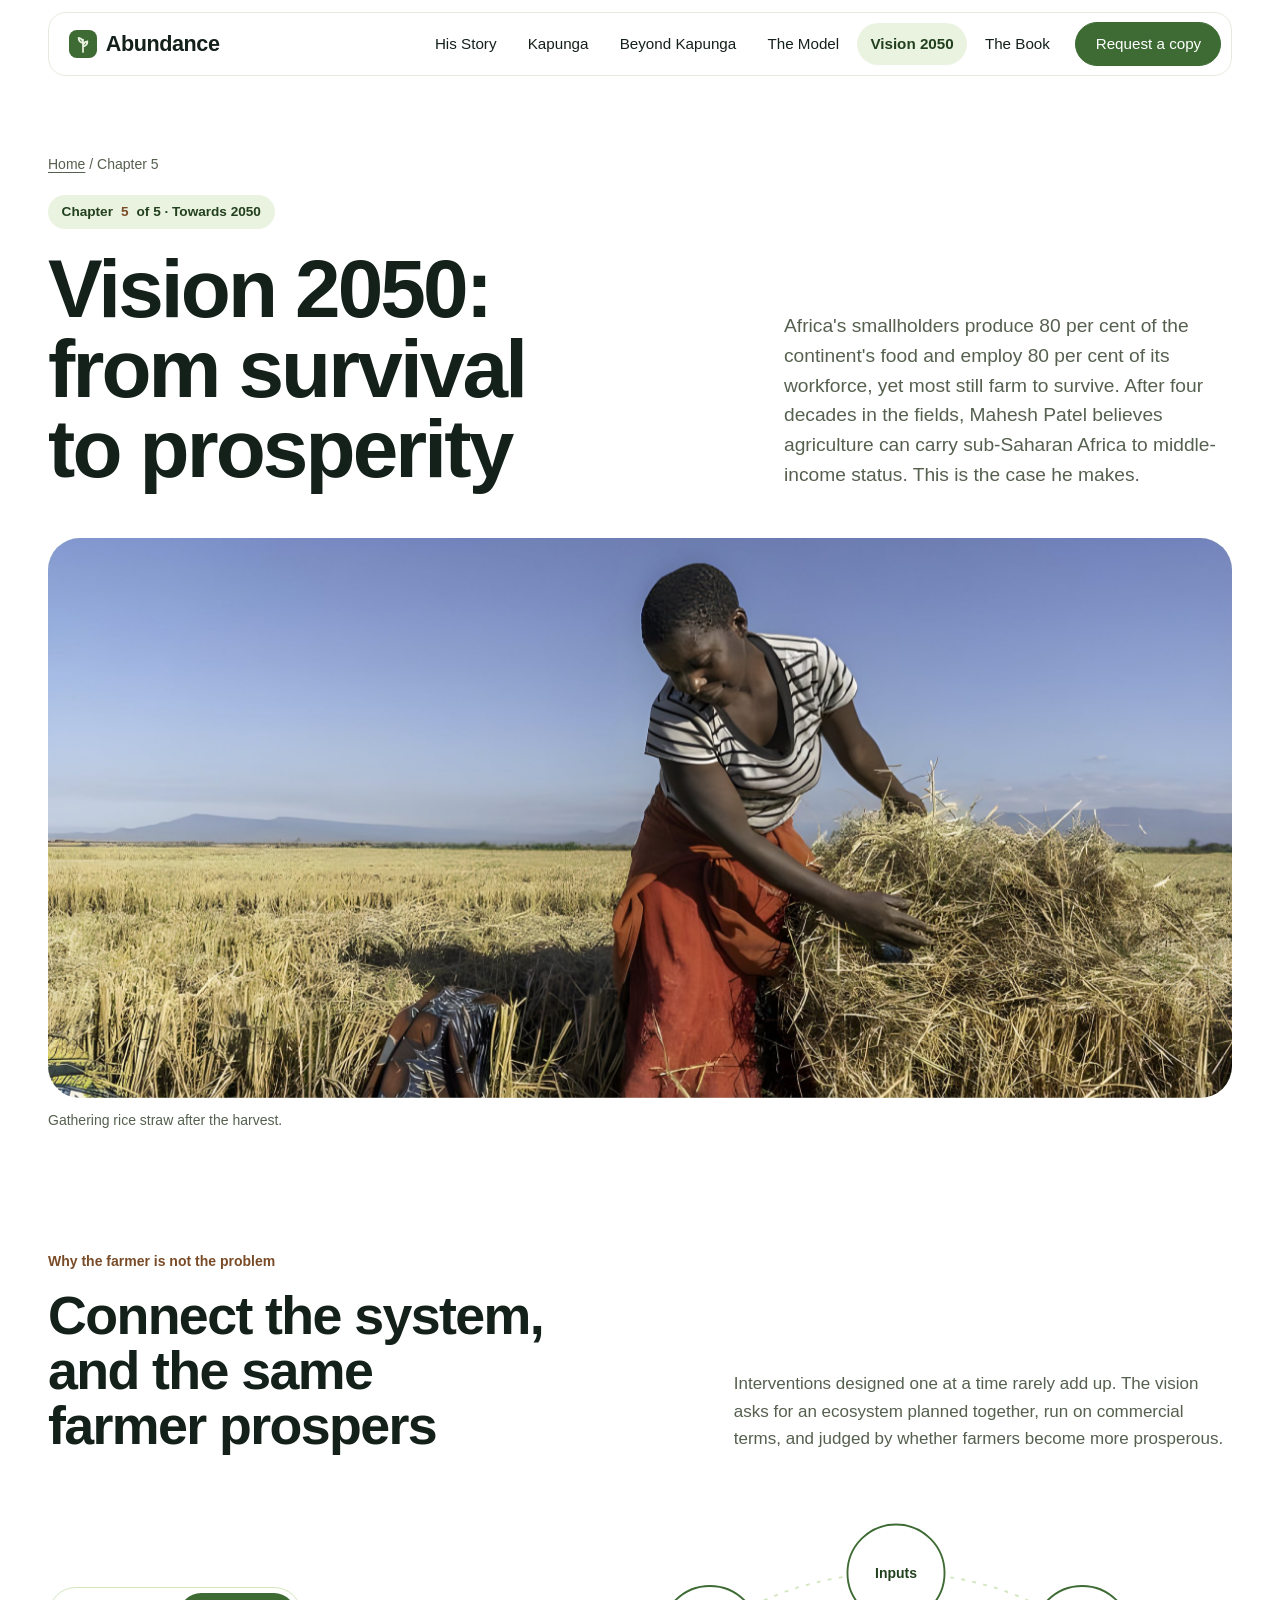
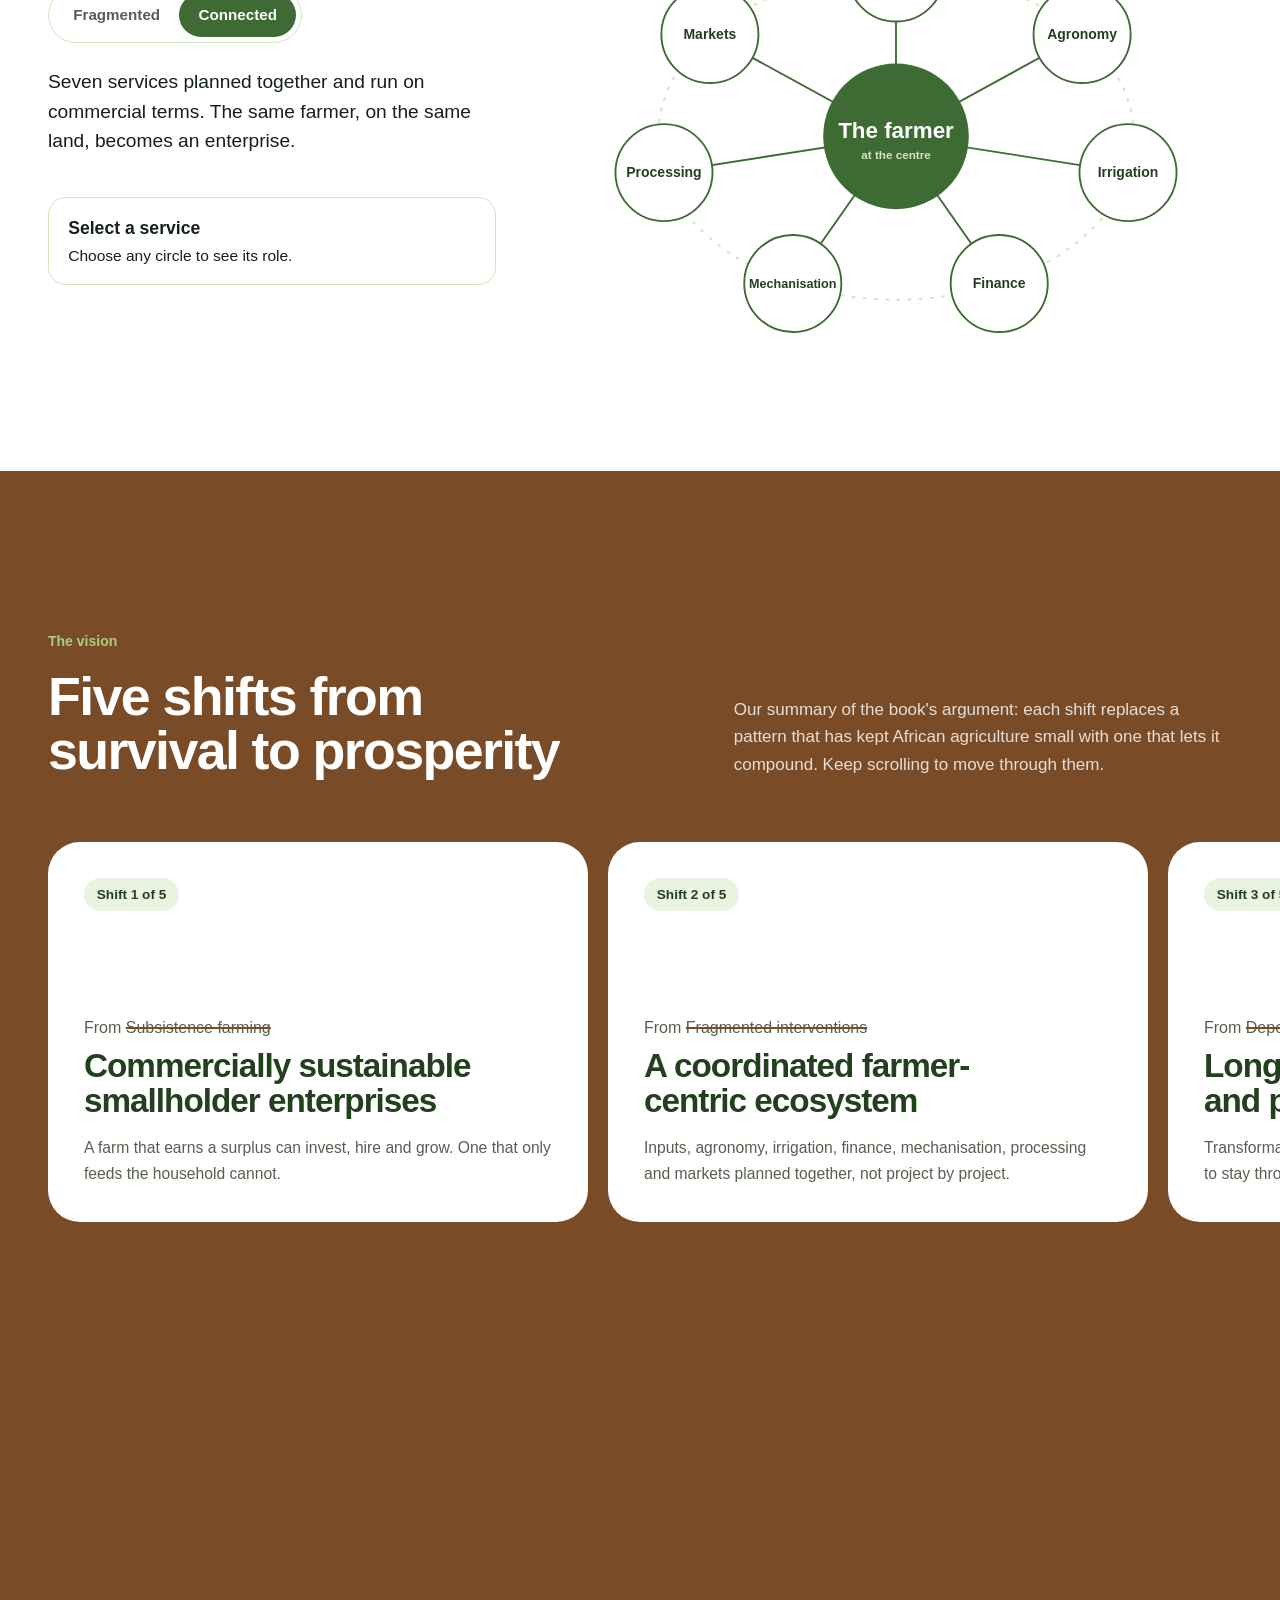
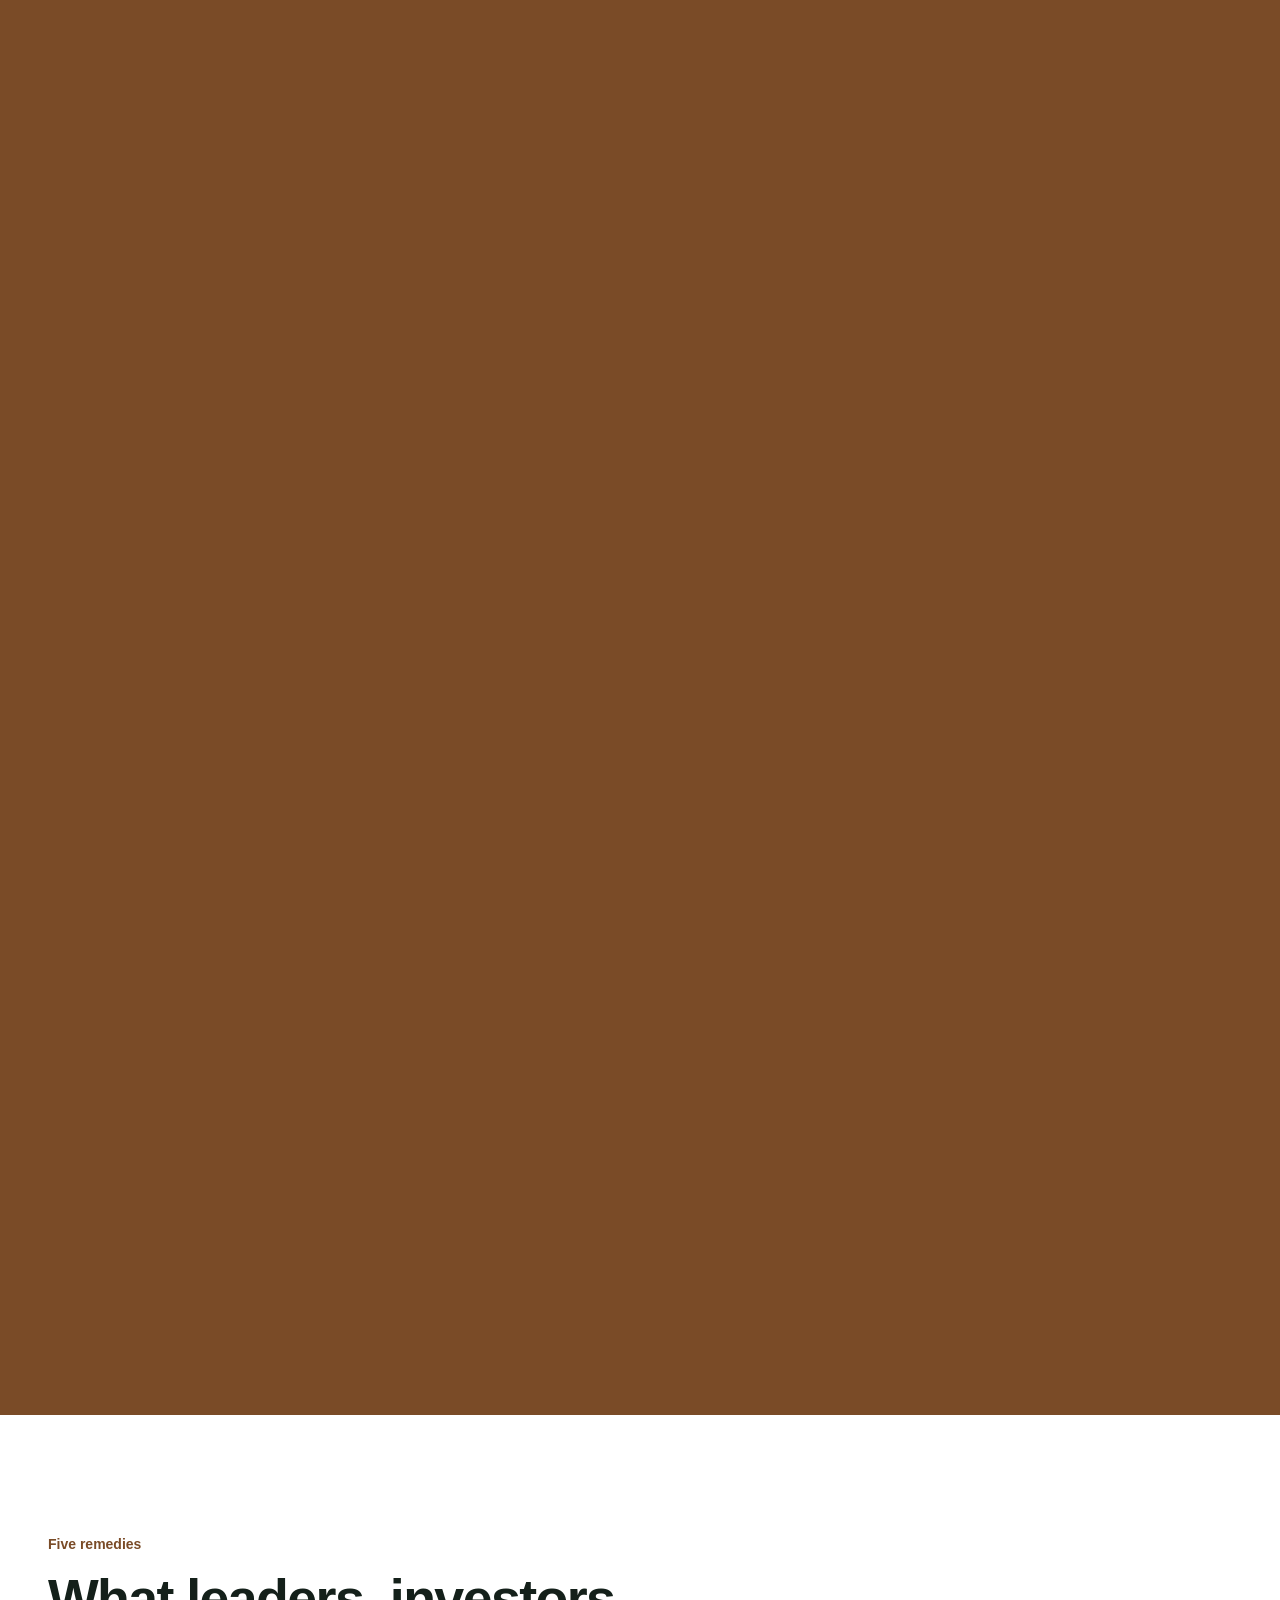
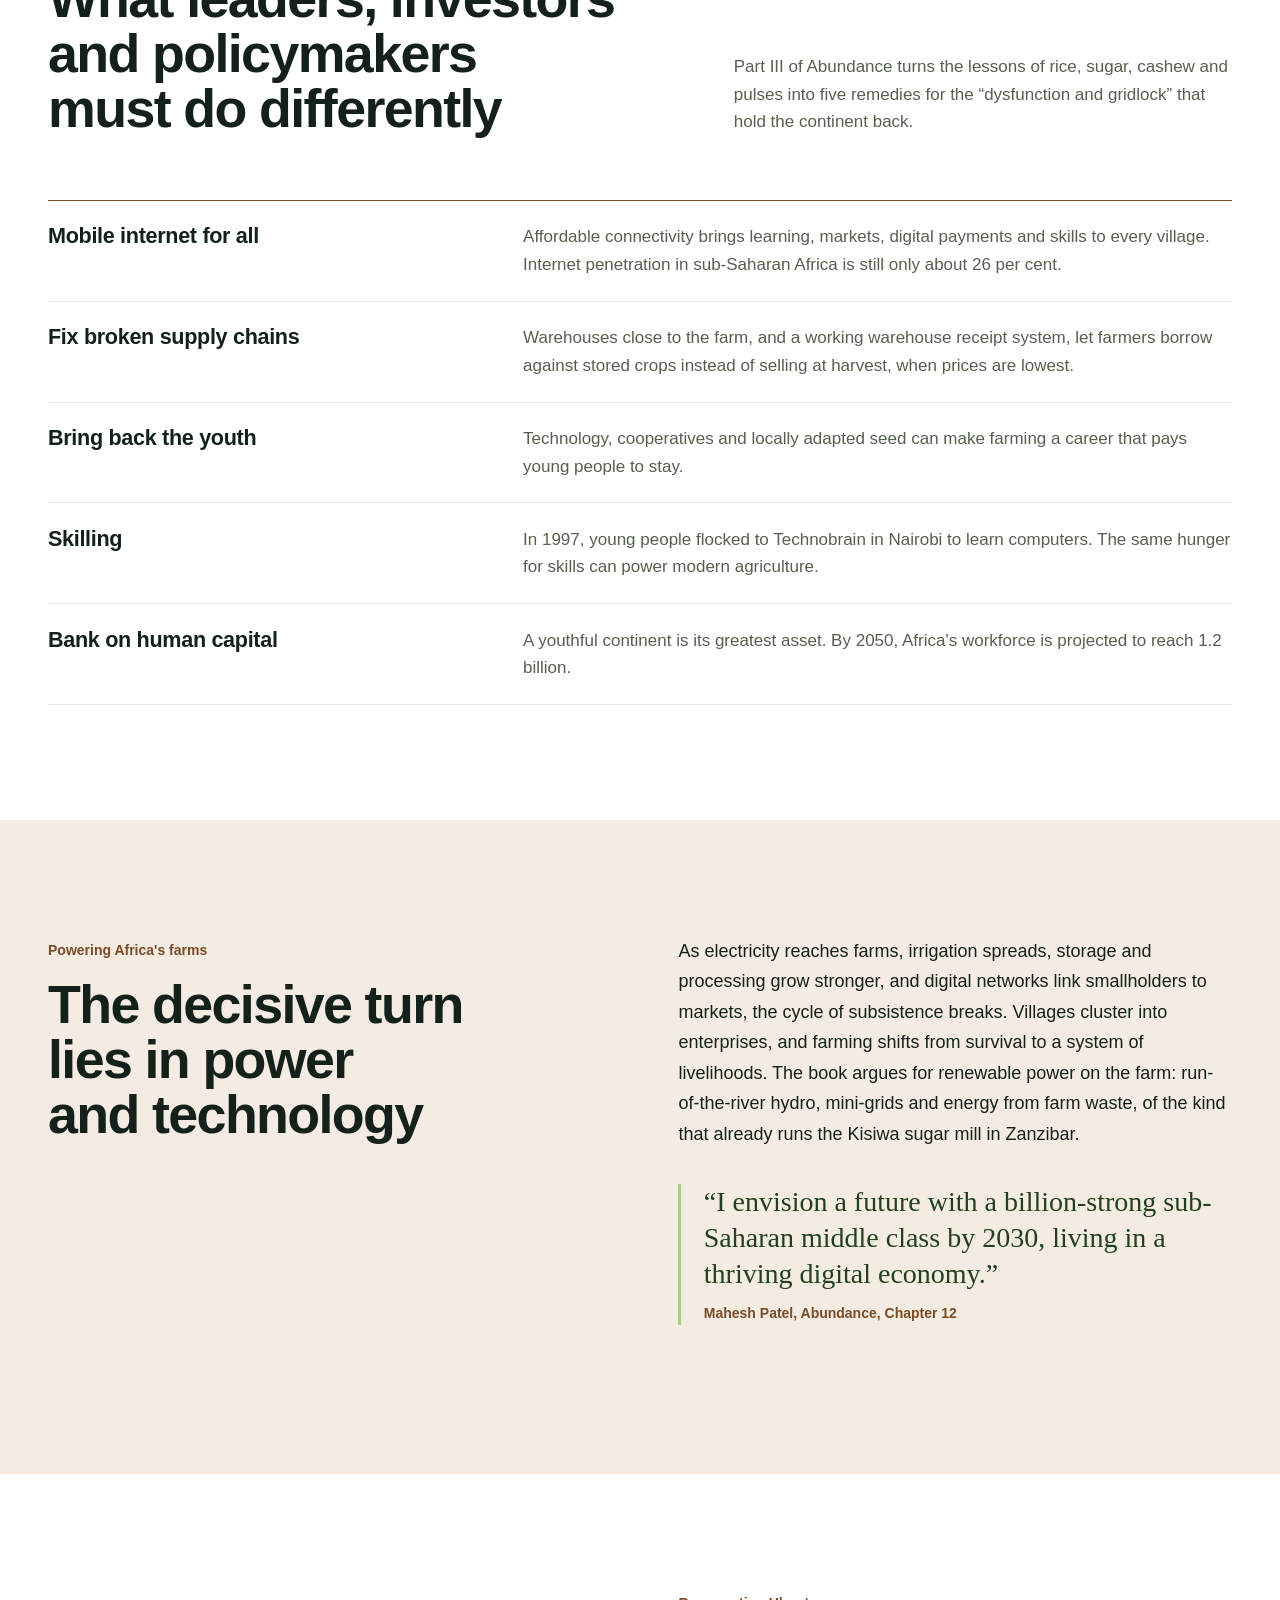
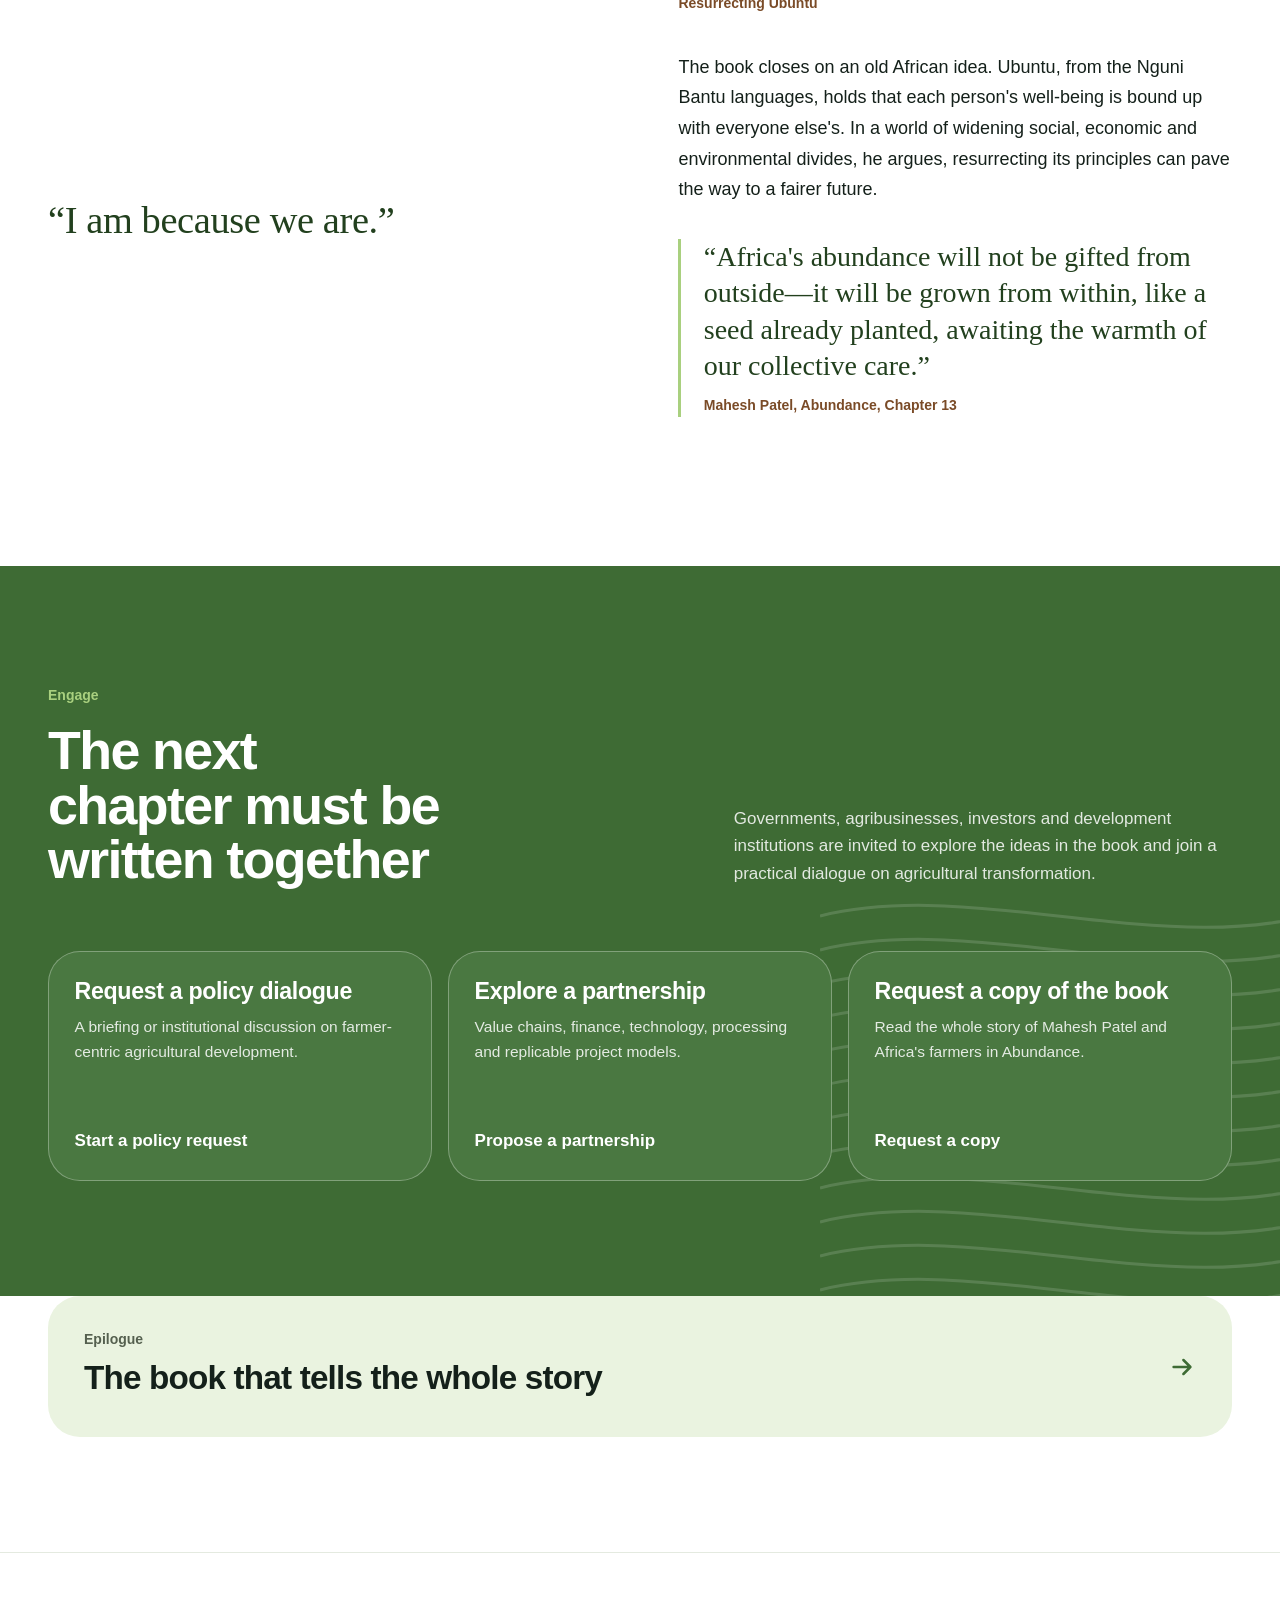
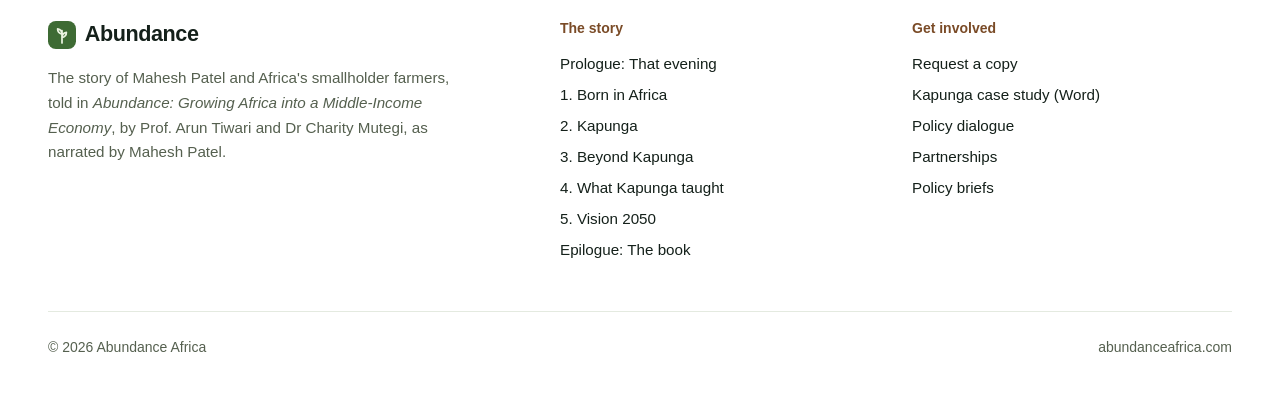
<file: the-vision.html>
<!doctype html>
<html lang="en">
<head>
<meta charset="utf-8">
<meta name="viewport" content="width=device-width, initial-scale=1">
<title>Vision 2050 — Abundance</title>
<meta name="description" content="Chapter 5 of the Abundance story: Mahesh Patel's Vision 2050 for Africa, from survival farming to prosperity, with the five remedies he proposes to leaders and investors.">
<meta property="og:title" content="Vision 2050 — Abundance">
<meta property="og:description" content="Chapter 5 of the Abundance story: Vision 2050, from survival farming to prosperity.">
<meta property="og:image" content="assets/img/kapunga-canal.jpg">
<meta name="theme-color" content="#3E6B34">
<link rel="icon" href="assets/img/favicon.svg" type="image/svg+xml">
<link rel="preconnect" href="https://api.fontshare.com">
<link href="https://api.fontshare.com/v2/css?f[]=cabinet-grotesk@700,800&f[]=satoshi@400,500,700&f[]=zodiak@400&display=swap" rel="stylesheet">
<link rel="stylesheet" href="assets/site.css">
</head>
<body>
<header class="site-header">
  <div class="bar">
    <a class="brand" href="index.html"><svg viewBox="0 0 32 32" aria-hidden="true"><rect width="32" height="32" rx="9" fill="#3E6B34"/><path d="M16 25V11M16 15c-3-1-5-3.5-5-6 3 .5 5 3 5 6zm0 4c3-1 5-3.5 5-6-3 .5-5 3-5 6z" stroke="#EAF3E0" stroke-width="2" fill="none" stroke-linecap="round" stroke-linejoin="round"/></svg><b>Abundance</b></a>
    <nav class="nav" aria-label="Main"><a href="mahesh-patel.html">His Story</a><a href="kapunga.html">Kapunga</a><a href="beyond-kapunga.html">Beyond Kapunga</a><a href="the-model.html">The Model</a><a href="the-vision.html" aria-current="page">Vision 2050</a><a href="the-book.html">The Book</a><a class="btn" href="request-copy.html">Request a copy</a></nav>
    <details class="menu">
      <summary>Menu</summary>
      <nav aria-label="Main"><a href="mahesh-patel.html">His Story</a><a href="kapunga.html">Kapunga</a><a href="beyond-kapunga.html">Beyond Kapunga</a><a href="the-model.html">The Model</a><a href="the-vision.html" aria-current="page">Vision 2050</a><a href="the-book.html">The Book</a><a href="request-copy.html">Request a copy</a><a href="engage.html">Engage</a><a href="assets/docs/kapunga-case-study.docx" download="Kapunga Rice Project Case Study.docx">Download the case study</a></nav>
    </details>
  </div>
</header>
<main>
<section class="phead">
  <div class="wrap">
    <p class="crumbs"><a href="index.html">Home</a> / Chapter 5</p>
    <span class="chapter-tag">Chapter <b>5</b> of 5 · Towards 2050</span>
    <div class="phead-grid">
      <h1>Vision 2050: from survival to prosperity</h1>
      <p class="lede">Africa's smallholders produce 80 per cent of the continent's food and employ 80 per cent of its workforce, yet most still farm to survive. After four decades in the fields, Mahesh Patel believes agriculture can carry sub-Saharan Africa to middle-income status. This is the case he makes.</p>
    </div>
  </div>
  <figure class="wrap phead-media"><div class="frame"><img src="assets/img/farmer-harvest.jpg" width="2400" height="1473" alt="A woman farmer gathers bundles of rice straw in a harvested field" style="object-position:60% 45%" fetchpriority="high"></div><figcaption>Gathering rice straw after the harvest.</figcaption></figure>
</section>

<section class="section">
  <div class="wrap">
    <div class="head">
      <div><span class="label">Why the farmer is not the problem</span><h2>Connect the system, and the same farmer prospers</h2></div>
      <p>Interventions designed one at a time rarely add up. The vision asks for an ecosystem planned together, run on commercial terms, and judged by whether farmers become more prosperous.</p>
    </div>
    <div class="eco-wrap" data-eco>
  <div class="eco-text">
    <div class="seg" role="radiogroup" aria-label="Show the ecosystem">
      <label><input type="radio" name="eco-state" value="fragmented"><span>Fragmented</span></label>
      <label><input type="radio" name="eco-state" value="connected" checked><span>Connected</span></label>
    </div>
    <div class="state-copy">
      <p class="lede" data-state-copy="fragmented" hidden>Seed without water. A loan without a buyer. Each service arrives alone, on its own timetable, and the farmer carries all of the risk.</p>
      <p class="lede" data-state-copy="connected">Seven services planned together and run on commercial terms. The same farmer, on the same land, becomes an enterprise.</p>
    </div>
    <p class="eco-caption" aria-live="polite"><b>Select a service</b>Choose any circle to see its role.</p>
  </div>
  <div><svg class="eco eco--d" viewBox="0 0 720 470" data-state="connected" aria-label="Seven services: inputs, agronomy, irrigation, finance, mechanisation, processing and markets, shown either scattered or connected around the farmer"><ellipse class="orbit" cx="360.0" cy="235.0" rx="255" ry="175"/><line class="link" x1="360.0" y1="235.0" x2="360.0" y2="60.0"/><line class="link" x1="360.0" y1="235.0" x2="559.4" y2="125.9"/><line class="link" x1="360.0" y1="235.0" x2="608.6" y2="273.9"/><line class="link" x1="360.0" y1="235.0" x2="470.6" y2="392.7"/><line class="link" x1="360.0" y1="235.0" x2="249.4" y2="392.7"/><line class="link" x1="360.0" y1="235.0" x2="111.4" y2="273.9"/><line class="link" x1="360.0" y1="235.0" x2="160.6" y2="125.9"/><circle class="hub" cx="360.0" cy="235.0" r="78"/><text class="hub-t" x="360.0" y="237.0">The farmer</text><text class="hub-s s-conn" x="360.0" y="259.0">at the centre</text><text class="hub-s s-frag" x="360.0" y="259.0">on their own</text><g class="node" tabindex="0" role="button" aria-label="Inputs: Improved seed and fertiliser, delivered before planting and paid for from the harvest." data-name="Inputs" data-role="Improved seed and fertiliser, delivered before planting and paid for from the harvest." style="--fx:-250px;--fy:-20px"><circle cx="360.0" cy="60.0" r="52"/><text x="360.0" y="65.0" text-anchor="middle" style="font-size:15px">Inputs</text></g><g class="node" tabindex="0" role="button" aria-label="Agronomy: Field agronomists and demonstration plots. Seeing is believing." data-name="Agronomy" data-role="Field agronomists and demonstration plots. Seeing is believing." style="--fx:96px;--fy:-56px"><circle cx="559.4" cy="125.9" r="52"/><text x="559.4" y="130.9" text-anchor="middle" style="font-size:15px">Agronomy</text></g><g class="node" tabindex="0" role="button" aria-label="Irrigation: Water that removes the dependence on rain." data-name="Irrigation" data-role="Water that removes the dependence on rain." style="--fx:81px;--fy:26px"><circle cx="608.6" cy="273.9" r="52"/><text x="608.6" y="278.9" text-anchor="middle" style="font-size:15px">Irrigation</text></g><g class="node" tabindex="0" role="button" aria-label="Finance: Credit shaped around the crop cycle, repaid when the harvest is sold." data-name="Finance" data-role="Credit shaped around the crop cycle, repaid when the harvest is sold." style="--fx:49px;--fy:52px"><circle cx="470.6" cy="392.7" r="52"/><text x="470.6" y="397.7" text-anchor="middle" style="font-size:15px">Finance</text></g><g class="node" tabindex="0" role="button" aria-label="Mechanisation: Machinery as a service, without the cost of owning it." data-name="Mechanisation" data-role="Machinery as a service, without the cost of owning it." style="--fx:-74px;--fy:37px"><circle cx="249.4" cy="392.7" r="52"/><text x="249.4" y="397.7" text-anchor="middle" style="font-size:13.5px">Mechanisation</text></g><g class="node" tabindex="0" role="button" aria-label="Processing: Milling and storage close to the farm, keeping value in the village." data-name="Processing" data-role="Milling and storage close to the farm, keeping value in the village." style="--fx:-81px;--fy:-44px"><circle cx="111.4" cy="273.9" r="52"/><text x="111.4" y="278.9" text-anchor="middle" style="font-size:15px">Processing</text></g><g class="node" tabindex="0" role="button" aria-label="Markets: An assured buyer at a known price, agreed before planting." data-name="Markets" data-role="An assured buyer at a known price, agreed before planting." style="--fx:199px;--fy:-106px"><circle cx="160.6" cy="125.9" r="52"/><text x="160.6" y="130.9" text-anchor="middle" style="font-size:15px">Markets</text></g></svg><svg class="eco eco--m" viewBox="0 0 400 560" data-state="connected" aria-label="Seven services: inputs, agronomy, irrigation, finance, mechanisation, processing and markets, shown either scattered or connected around the farmer"><ellipse class="orbit" cx="200.0" cy="280.0" rx="140" ry="205"/><line class="link" x1="200.0" y1="280.0" x2="200.0" y2="75.0"/><line class="link" x1="200.0" y1="280.0" x2="309.5" y2="152.2"/><line class="link" x1="200.0" y1="280.0" x2="336.5" y2="325.6"/><line class="link" x1="200.0" y1="280.0" x2="260.7" y2="464.7"/><line class="link" x1="200.0" y1="280.0" x2="139.3" y2="464.7"/><line class="link" x1="200.0" y1="280.0" x2="63.5" y2="325.6"/><line class="link" x1="200.0" y1="280.0" x2="90.5" y2="152.2"/><circle class="hub" cx="200.0" cy="280.0" r="72"/><text class="hub-t" x="200.0" y="282.0">The farmer</text><text class="hub-s s-conn" x="200.0" y="304.0">at the centre</text><text class="hub-s s-frag" x="200.0" y="304.0">on their own</text><g class="node" tabindex="0" role="button" aria-label="Inputs: Improved seed and fertiliser, delivered before planting and paid for from the harvest." data-name="Inputs" data-role="Improved seed and fertiliser, delivered before planting and paid for from the harvest." style="--fx:-130px;--fy:-5px"><circle cx="200.0" cy="75.0" r="54"/><text x="200.0" y="80.0" text-anchor="middle" style="font-size:15px">Inputs</text></g><g class="node" tabindex="0" role="button" aria-label="Agronomy: Field agronomists and demonstration plots. Seeing is believing." data-name="Agronomy" data-role="Field agronomists and demonstration plots. Seeing is believing." style="--fx:26px;--fy:-82px"><circle cx="309.5" cy="152.2" r="54"/><text x="309.5" y="157.2" text-anchor="middle" style="font-size:15px">Agronomy</text></g><g class="node" tabindex="0" role="button" aria-label="Irrigation: Water that removes the dependence on rain." data-name="Irrigation" data-role="Water that removes the dependence on rain." style="--fx:14px;--fy:4px"><circle cx="336.5" cy="325.6" r="54"/><text x="336.5" y="330.6" text-anchor="middle" style="font-size:15px">Irrigation</text></g><g class="node" tabindex="0" role="button" aria-label="Finance: Credit shaped around the crop cycle, repaid when the harvest is sold." data-name="Finance" data-role="Credit shaped around the crop cycle, repaid when the harvest is sold." style="--fx:39px;--fy:35px"><circle cx="260.7" cy="464.7" r="54"/><text x="260.7" y="469.7" text-anchor="middle" style="font-size:15px">Finance</text></g><g class="node" tabindex="0" role="button" aria-label="Mechanisation: Machinery as a service, without the cost of owning it." data-name="Mechanisation" data-role="Machinery as a service, without the cost of owning it." style="--fx:-44px;--fy:30px"><circle cx="139.3" cy="464.7" r="54"/><text x="139.3" y="469.7" text-anchor="middle" style="font-size:13.5px">Mechanisation</text></g><g class="node" tabindex="0" role="button" aria-label="Processing: Milling and storage close to the farm, keeping value in the village." data-name="Processing" data-role="Milling and storage close to the farm, keeping value in the village." style="--fx:-12px;--fy:-26px"><circle cx="63.5" cy="325.6" r="54"/><text x="63.5" y="330.6" text-anchor="middle" style="font-size:15px">Processing</text></g><g class="node" tabindex="0" role="button" aria-label="Markets: An assured buyer at a known price, agreed before planting." data-name="Markets" data-role="An assured buyer at a known price, agreed before planting." style="--fx:114px;--fy:-2px"><circle cx="90.5" cy="152.2" r="54"/><text x="90.5" y="157.2" text-anchor="middle" style="font-size:15px">Markets</text></g></svg></div>
</div>
  </div>
</section>

<section class="shifts" data-hscroll aria-labelledby="shifts-h">
  <div class="hs-sticky">
    <div class="wrap head"><div><span class="label">The vision</span><h2 id="shifts-h">Five shifts from survival to prosperity</h2></div><p>Our summary of the book's argument: each shift replaces a pattern that has kept African agriculture small with one that lets it compound. Keep scrolling to move through them.</p></div>
    <div class="hs-viewport" tabindex="0" aria-label="Five strategic shifts"><ol class="hs-track"><li class="shift"><span class="n">Shift 1 of 5</span><p class="from">From <s>Subsistence farming</s></p><h3>Commercially sustainable smallholder enterprises</h3><p>A farm that earns a surplus can invest, hire and grow. One that only feeds the household cannot.</p></li><li class="shift"><span class="n">Shift 2 of 5</span><p class="from">From <s>Fragmented interventions</s></p><h3>A coordinated farmer-centric ecosystem</h3><p>Inputs, agronomy, irrigation, finance, mechanisation, processing and markets planned together, not project by project.</p></li><li class="shift"><span class="n">Shift 3 of 5</span><p class="from">From <s>Dependence on short-term support</s></p><h3>Long-term institutions and patient capital</h3><p>Transformation takes years. Institutions and investors must be built to stay through the early, unprofitable seasons.</p></li><li class="shift"><span class="n">Shift 4 of 5</span><p class="from">From <s>Raw commodity supply</s></p><h3>Processing, value addition and integrated markets</h3><p>Milling, storage and processing near the farm keep value, jobs and income in Africa&#x27;s rural economies.</p></li><li class="shift"><span class="n">Shift 5 of 5</span><p class="from">From <s>Rural poverty and migration</s></p><h3>Vibrant rural economies with opportunities for young people</h3><p>When farming pays, young people and women have reasons to build their futures where they are.</p></li></ol></div>
    <div class="hs-progress" aria-hidden="true"><div><span></span></div></div>
  </div>
</section>

<section class="section" id="vision-2050">
  <div class="wrap">
    <div class="head">
      <div><span class="label">Five remedies</span><h2>What leaders, investors and policymakers must do differently</h2></div>
      <p>Part III of Abundance turns the lessons of rice, sugar, cashew and pulses into five remedies for the “dysfunction and gridlock” that hold the continent back.</p>
    </div>
    <ul class="list-rows" style="border-top:1.5px solid var(--soil)">
      <li><h3>Mobile internet for all</h3><p>Affordable connectivity brings learning, markets, digital payments and skills to every village. Internet penetration in sub-Saharan Africa is still only about 26 per cent.</p></li>
      <li><h3>Fix broken supply chains</h3><p>Warehouses close to the farm, and a working warehouse receipt system, let farmers borrow against stored crops instead of selling at harvest, when prices are lowest.</p></li>
      <li><h3>Bring back the youth</h3><p>Technology, cooperatives and locally adapted seed can make farming a career that pays young people to stay.</p></li>
      <li><h3>Skilling</h3><p>In 1997, young people flocked to Technobrain in Nairobi to learn computers. The same hunger for skills can power modern agriculture.</p></li>
      <li><h3>Bank on human capital</h3><p>A youthful continent is its greatest asset. By 2050, Africa's workforce is projected to reach 1.2 billion.</p></li>
    </ul>
  </div>
</section>

<section class="section soil-soft">
  <div class="wrap split top">
    <div>
      <span class="label">Powering Africa's farms</span>
      <h2>The decisive turn lies in power and technology</h2>
    </div>
    <div class="read">
      <p>As electricity reaches farms, irrigation spreads, storage and processing grow stronger, and digital networks link smallholders to markets, the cycle of subsistence breaks. Villages cluster into enterprises, and farming shifts from survival to a system of livelihoods. The book argues for renewable power on the farm: run-of-the-river hydro, mini-grids and energy from farm waste, of the kind that already runs the Kisiwa sugar mill in Zanzibar.</p>
      <blockquote class="pull"><p>“I envision a future with a billion-strong sub-Saharan middle class by 2030, living in a thriving digital economy.”</p><cite>Mahesh Patel, Abundance, Chapter 12</cite></blockquote>
    </div>
  </div>
</section>

<section class="section">
  <div class="wrap split">
    <p class="quote">“I am because we are.”</p>
    <div class="read">
      <span class="label">Resurrecting Ubuntu</span>
      <p>The book closes on an old African idea. Ubuntu, from the Nguni Bantu languages, holds that each person's well-being is bound up with everyone else's. In a world of widening social, economic and environmental divides, he argues, resurrecting its principles can pave the way to a fairer future.</p>
      <blockquote class="pull"><p>“Africa's abundance will not be gifted from outside—it will be grown from within, like a seed already planted, awaiting the warmth of our collective care.”</p><cite>Mahesh Patel, Abundance, Chapter 13</cite></blockquote>
    </div>
  </div>
</section>

<section class="section engage">
  <svg class="furrows" viewBox="0 0 520 460" aria-hidden="true"><path d="M0 40 C 160 0, 360 90, 520 30" fill="none" stroke="#fff" stroke-width="3"/><path d="M0 74 C 160 34, 360 124, 520 64" fill="none" stroke="#fff" stroke-width="3"/><path d="M0 108 C 160 68, 360 158, 520 98" fill="none" stroke="#fff" stroke-width="3"/><path d="M0 142 C 160 102, 360 192, 520 132" fill="none" stroke="#fff" stroke-width="3"/><path d="M0 176 C 160 136, 360 226, 520 166" fill="none" stroke="#fff" stroke-width="3"/><path d="M0 210 C 160 170, 360 260, 520 200" fill="none" stroke="#fff" stroke-width="3"/><path d="M0 244 C 160 204, 360 294, 520 234" fill="none" stroke="#fff" stroke-width="3"/><path d="M0 278 C 160 238, 360 328, 520 268" fill="none" stroke="#fff" stroke-width="3"/><path d="M0 312 C 160 272, 360 362, 520 302" fill="none" stroke="#fff" stroke-width="3"/><path d="M0 346 C 160 306, 360 396, 520 336" fill="none" stroke="#fff" stroke-width="3"/><path d="M0 380 C 160 340, 360 430, 520 370" fill="none" stroke="#fff" stroke-width="3"/><path d="M0 414 C 160 374, 360 464, 520 404" fill="none" stroke="#fff" stroke-width="3"/></svg>
  <div class="wrap">
    <div class="head">
      <div><span class="label">Engage</span><h2>The next chapter must be written together</h2></div>
      <p>Governments, agribusinesses, investors and development institutions are invited to explore the ideas in the book and join a practical dialogue on agricultural transformation.</p>
    </div>
    <div class="routes">
      <a class="route" href="engage.html?route=policy#form"><h3>Request a policy dialogue</h3><p>A briefing or institutional discussion on farmer-centric agricultural development.</p><span class="go">Start a policy request</span></a>
      <a class="route" href="engage.html?route=partnership#form"><h3>Explore a partnership</h3><p>Value chains, finance, technology, processing and replicable project models.</p><span class="go">Propose a partnership</span></a>
      <a class="route" href="request-copy.html"><h3>Request a copy of the book</h3><p>Read the whole story of Mahesh Patel and Africa's farmers in Abundance.</p><span class="go">Request a copy</span></a>
    </div>
  </div>
</section>

<section class="section" style="padding-top:0">
  <div class="wrap"><a class="next" href="the-book.html"><span><small>Epilogue</small><b>The book that tells the whole story</b></span><svg viewBox="0 0 20 20" fill="none" aria-hidden="true"><path d="M4 10h12m-5-5 5 5-5 5" stroke="currentColor" stroke-width="1.8" stroke-linecap="round" stroke-linejoin="round"/></svg></a></div>
</section>

</main>
<footer class="site-footer">
  <div class="wrap">
    <div class="foot-grid">
      <div>
        <a class="brand" href="index.html"><svg viewBox="0 0 32 32" aria-hidden="true"><rect width="32" height="32" rx="9" fill="#3E6B34"/><path d="M16 25V11M16 15c-3-1-5-3.5-5-6 3 .5 5 3 5 6zm0 4c3-1 5-3.5 5-6-3 .5-5 3-5 6z" stroke="#EAF3E0" stroke-width="2" fill="none" stroke-linecap="round" stroke-linejoin="round"/></svg><b>Abundance</b></a>
        <p class="muted" style="margin-top:.9rem;max-width:26rem">The story of Mahesh Patel and Africa's smallholder farmers, told in <i>Abundance: Growing Africa into a Middle-Income Economy</i>, by Prof. Arun Tiwari and Dr Charity Mutegi, as narrated by Mahesh Patel.</p>
      </div>
      <div>
        <h4>The story</h4>
        <ul><li><a href="index.html">Prologue: That evening</a></li><li><a href="mahesh-patel.html">1. Born in Africa</a></li><li><a href="kapunga.html">2. Kapunga</a></li><li><a href="beyond-kapunga.html">3. Beyond Kapunga</a></li><li><a href="the-model.html">4. What Kapunga taught</a></li><li><a href="the-vision.html">5. Vision 2050</a></li><li><a href="the-book.html">Epilogue: The book</a></li></ul>
      </div>
      <div>
        <h4>Get involved</h4>
        <ul><li><a href="request-copy.html">Request a copy</a></li><li><a href="assets/docs/kapunga-case-study.docx" download="Kapunga Rice Project Case Study.docx">Kapunga case study (Word)</a></li><li><a href="engage.html?route=policy#form">Policy dialogue</a></li><li><a href="engage.html?route=partnership#form">Partnerships</a></li><li><a href="engage.html#briefs">Policy briefs</a></li></ul>
      </div>
    </div>
    <div class="foot-note"><span>&copy; 2026 Abundance Africa</span><span>abundanceafrica.com</span></div>
  </div>
</footer>
<script src="assets/site.js" defer></script>
</body>
</html>
</file>
<file: assets/site.css>
:root {
  --canvas: #FFFFFF;
  --leaf: #EAF3E0;        /* light green ground */
  --leaf-2: #D2E6BD;      /* light green rules, fills */
  --sprout: #A9D07F;      /* bright light green, shapes only */
  --rule: #E4EAE0;
  --ink: #14201A;
  --ink-2: #55604F;
  --green: #3E6B34;
  --green-hover: #33592B;
  --green-deep: #22401E;
  --soil: #7A4B27;        /* brown */
  --soil-deep: #5E3A1E;
  --soil-soft: #F4ECE2;
  --harvest: #B8913B;     /* ripe-crop gold, shapes only */
  --water: #6FA8C9;       /* canal, shapes only */

  --font-display: 'Cabinet Grotesk', 'Helvetica Neue', Arial, sans-serif;
  --font-text: 'Satoshi', 'Helvetica Neue', Arial, sans-serif;
  --font-quote: 'Zodiak', Georgia, serif;

  --fs-body: 1.0625rem;
  --fs-small: .875rem;
  --section: clamp(4.5rem, 9vw, 8rem);
  --gutter: clamp(1rem, 4vw, 3rem);
  --max: 1280px;
  --radius-s: 10px;
  --radius-m: 18px;
  --radius-l: 32px;
  --ease: cubic-bezier(.2, .7, .1, 1);
}

*, *::before, *::after { box-sizing: border-box; }
[hidden] { display: none !important; }
html { -webkit-text-size-adjust: 100%; }
body { margin: 0; background: var(--canvas); color: var(--ink); font: 400 var(--fs-body)/1.62 var(--font-text); -webkit-font-smoothing: antialiased; }
img { display: block; max-width: 100%; height: auto; }
a { color: var(--green); text-underline-offset: .18em; text-decoration-thickness: 1px; }
a:hover { color: var(--green-hover); }
:focus-visible { outline: 2px solid var(--soil); outline-offset: 3px; border-radius: 6px; }
h1, h2, h3 { font-family: var(--font-display); margin: 0; text-wrap: balance; }
h1 { font-weight: 800; font-size: clamp(2.8rem, 6.4vw, 5.6rem); line-height: .98; letter-spacing: -0.035em; }
h2 { font-weight: 800; font-size: clamp(2.1rem, 4.2vw, 3.6rem); line-height: 1.02; letter-spacing: -0.03em; }
h3 { font-weight: 700; font-size: 1.4rem; line-height: 1.2; letter-spacing: -0.015em; }
h4 { margin: 0; font-size: 1rem; font-weight: 700; }
p { margin: 0; }
p + p { margin-top: 1em; }
ul, ol { margin: 0; padding: 0; }

.wrap { max-width: var(--max); margin: 0 auto; padding: 0 var(--gutter); }
.section { padding: var(--section) 0; }
.leaf { background: var(--leaf); }
.soil-soft { background: var(--soil-soft); }
.lede { font-size: clamp(1.12rem, 1.5vw, 1.3rem); line-height: 1.55; }
.muted { color: var(--ink-2); }
.label { display: inline-block; font-size: var(--fs-small); font-weight: 700; color: var(--soil); margin-bottom: 1rem; }
.mark { text-decoration: underline; text-decoration-color: var(--sprout); text-decoration-thickness: .16em; text-underline-offset: .1em; text-decoration-skip-ink: none; }
.quote { font-family: var(--font-quote); font-weight: 400; font-size: clamp(1.6rem, 3vw, 2.5rem); line-height: 1.2; letter-spacing: -0.01em; color: var(--green-deep); }
.todo { background: #FFF6DD; color: #6B4A00; font-size: .85em; padding: .05em .4em; border-radius: 4px; font-weight: 500; }
.head { display: grid; grid-template-columns: 1.1fr .9fr; gap: 1.5rem clamp(2rem, 6vw, 6rem); align-items: end; margin-bottom: clamp(2.5rem, 5vw, 4rem); }
.head p { color: var(--ink-2); max-width: 34rem; }
.source { font-size: var(--fs-small); color: var(--ink-2); margin-top: 1.75rem; max-width: 52rem; }

/* Buttons */
.btn { display: inline-flex; align-items: center; justify-content: center; gap: .55rem; min-height: 48px; padding: .8rem 1.4rem; border-radius: 999px; background: var(--green); color: #fff; border: 1.5px solid var(--green); font: 700 1rem/1 var(--font-text); text-decoration: none; cursor: pointer; transition: background-color .2s, border-color .2s, color .2s; }
.btn:hover { background: var(--green-hover); border-color: var(--green-hover); color: #fff; }
.btn svg { width: 18px; height: 18px; transition: transform .25s var(--ease); }
.btn:hover svg { transform: translateX(3px); }
.btn-line { background: transparent; color: var(--green-deep); border-color: var(--leaf-2); }
.btn-line:hover { background: var(--leaf); color: var(--green-deep); border-color: var(--green); }
.btn-white { background: #fff; border-color: #fff; color: var(--green-deep); }
.btn-white:hover { background: var(--leaf); border-color: var(--leaf); color: var(--green-deep); }
.actions { display: flex; flex-wrap: wrap; gap: .75rem; margin-top: 2rem; }

/* Floating header bar */
.site-header { position: sticky; top: 0; z-index: 30; padding: 12px var(--gutter) 0; pointer-events: none; }
.bar { pointer-events: auto; max-width: calc(var(--max) - 2 * var(--gutter) + 2rem); margin: 0 auto; display: flex; align-items: center; justify-content: space-between; gap: 1.5rem; min-height: 64px; padding: 0 .6rem 0 1.25rem; background: rgba(255,255,255,.96); border: 1px solid var(--rule); border-radius: var(--radius-m); transition: box-shadow .3s; }
.is-scrolled .bar { box-shadow: 0 10px 30px -18px rgba(20,32,26,.35); }
.brand { display: flex; align-items: center; gap: .55rem; text-decoration: none; color: var(--ink); }
.brand svg { width: 28px; height: 28px; }
.brand b { font-family: var(--font-display); font-weight: 800; font-size: 1.35rem; letter-spacing: -0.02em; }
.nav { display: flex; align-items: center; gap: .25rem; }
.nav a { padding: .55rem .85rem; border-radius: 999px; color: var(--ink); text-decoration: none; font-weight: 500; font-size: .95rem; transition: background-color .2s; }
.nav a:hover { background: var(--leaf); color: var(--ink); }
.nav a[aria-current="page"] { background: var(--leaf); color: var(--green-deep); font-weight: 700; }
.nav .btn { margin-left: .5rem; padding: .7rem 1.2rem; min-height: 44px; color: #fff; }
.nav .btn:hover { background: var(--green-hover); color: #fff; }
.nav .btn[aria-current="page"] { background: var(--soil); border-color: var(--soil); color: #fff; }
.menu { display: none; position: relative; }

/* ---------- Home hero: headline + expanding photo panels ---------- */
.hero { padding: clamp(2rem, 4.5vw, 3.75rem) 0 clamp(3rem, 6vw, 5rem); }
.hero-top { display: grid; grid-template-columns: 1.7fr .8fr; gap: 2rem clamp(2rem, 5vw, 5rem); align-items: end; }
.hero h1 { font-size: clamp(3rem, 6.6vw, 6.4rem); line-height: .94; letter-spacing: -0.045em; animation: set .9s var(--ease) both; }
.hero .by { font-weight: 700; color: var(--soil); }
.hero .sub { margin-top: .6rem; font-family: var(--font-display); font-weight: 700; font-size: 1.3rem; line-height: 1.25; letter-spacing: -0.01em; color: var(--green-deep); }
.hero .deck { margin-top: 1rem; color: var(--ink-2); }
@keyframes set { from { opacity: 0; transform: translateY(18px); } }
.panels { display: flex; gap: .75rem; height: clamp(360px, 44vw, 560px); margin-top: clamp(2rem, 4vw, 3rem); list-style: none; }
.panel { position: relative; display: flex; flex-direction: column; flex: 1 1 0; min-width: 0; margin: 0; cursor: pointer; transition: flex-grow .7s var(--ease); animation: rise-in .9s var(--ease) both; }
.panel:nth-child(2) { animation-delay: .08s; } .panel:nth-child(3) { animation-delay: .16s; } .panel:nth-child(4) { animation-delay: .24s; }
@keyframes rise-in { from { opacity: 0; transform: translateY(30px); } }
.panel.is-open { flex-grow: 3.2; }
.ph { position: relative; flex: 1; min-height: 0; border-radius: var(--radius-l); overflow: hidden; background: var(--leaf); }
.panel img { position: absolute; inset: 0; width: 100%; height: 100%; object-fit: cover; transition: transform 1.2s var(--ease); }
.panel.is-open img { transform: scale(1.03); }
.panel--book img { object-fit: contain; padding: 8% 10%; filter: drop-shadow(0 22px 28px rgba(20,32,26,.28)); }
.panel figcaption { padding: .9rem .25rem 0; height: 5.75rem; overflow: hidden; margin: 0; color: var(--ink); font-size: 1rem; }
.panel figcaption b { display: block; font-family: var(--font-display); font-size: 1.15rem; letter-spacing: -0.01em; white-space: nowrap; overflow: hidden; text-overflow: ellipsis; }
.panel figcaption span { display: block; font-size: .9rem; color: var(--ink-2); max-height: 0; opacity: 0; overflow: hidden; transition: max-height .5s var(--ease), opacity .4s; }
.panel.is-open figcaption span { max-height: 5em; opacity: 1; margin-top: .2rem; }
.panel a { position: absolute; inset: 0; z-index: 2; border-radius: var(--radius-l); }

/* Facts strip under hero */
.facts { display: grid; grid-template-columns: repeat(4, 1fr); gap: 1px; margin-top: 1rem; background: var(--rule); border: 1px solid var(--rule); border-radius: var(--radius-m); overflow: hidden; list-style: none; }
.facts li { padding: 1.1rem 1.25rem; background: #fff; font-size: .93rem; color: var(--ink-2); }
.facts b { display: block; color: var(--ink); font-weight: 700; }

/* ---------- Ecosystem switch ---------- */
.eco-wrap { display: grid; grid-template-columns: .8fr 1.2fr; gap: clamp(2rem, 5vw, 5rem); align-items: center; }
.seg { display: inline-flex; padding: 5px; border-radius: 999px; background: #fff; border: 1px solid var(--leaf-2); }
.seg label { position: relative; cursor: pointer; }
.seg input { position: absolute; opacity: 0; pointer-events: none; }
.seg span { display: block; min-height: 42px; padding: .6rem 1.2rem; border-radius: 999px; font-weight: 700; font-size: .95rem; color: var(--ink-2); transition: background-color .25s, color .25s; }
.seg input:checked + span { background: var(--green); color: #fff; }
.seg input:focus-visible + span { outline: 2px solid var(--soil); outline-offset: 2px; }
.seg--soil input:checked + span { background: var(--soil); }
.eco-text .state-copy { margin-top: 1.5rem; min-height: 6.5em; }
.eco-caption { margin-top: 1.25rem; padding: 1rem 1.2rem; background: #fff; border-radius: var(--radius-m); border: 1px solid var(--leaf-2); font-size: .97rem; min-height: 4.6em; }
.eco-caption b { display: block; font-family: var(--font-display); font-size: 1.1rem; }
.eco { width: 100%; height: auto; display: block; overflow: visible; }
.eco .node { cursor: pointer; transition: transform 1s var(--ease); }
.eco .node circle { fill: #fff; stroke: var(--green); stroke-width: 2; transition: stroke .4s, fill .3s; }
.eco .node text { font: 700 15px var(--font-text); fill: var(--green-deep); pointer-events: none; transition: fill .4s; }
.eco .node:hover circle, .eco .node:focus-visible circle { fill: var(--leaf-2); }
.eco .node:focus { outline: none; }
.eco .node:focus-visible circle { stroke: var(--soil); stroke-width: 3; }
.eco .link { stroke: var(--green); stroke-width: 2; stroke-dasharray: 260; stroke-dashoffset: 0; transition: stroke-dashoffset 1s var(--ease) .35s, opacity .4s .35s; }
.eco .orbit { fill: none; stroke: var(--leaf-2); stroke-width: 2; stroke-dasharray: 4 8; transition: opacity .6s .4s; }
.eco .hub { transition: fill .6s; fill: var(--green); }
.eco .hub-t { font: 800 24px var(--font-display); fill: #fff; text-anchor: middle; }
.eco .hub-s { font: 700 12.5px var(--font-text); text-anchor: middle; transition: opacity .4s; }
.eco[data-state="fragmented"] .node { transform: translate(var(--fx), var(--fy)); }
.eco[data-state="fragmented"] .node circle { stroke: #B9AE9E; stroke-dasharray: 5 6; }
.eco[data-state="fragmented"] .node text { fill: #8A7F70; }
.eco[data-state="fragmented"] .link { stroke-dashoffset: 260; opacity: 0; transition-delay: 0s; }
.eco[data-state="fragmented"] .orbit { opacity: 0; transition-delay: 0s; }
.eco[data-state="fragmented"] .hub { fill: #A39582; }
.eco .s-frag { fill: #F4ECE2; opacity: 0; } .eco .s-conn { fill: var(--leaf-2); }
.eco[data-state="fragmented"] .s-frag { opacity: 1; } .eco[data-state="fragmented"] .s-conn { opacity: 0; }

/* ---------- Kapunga: scroll story with a growing field ---------- */
.story { display: grid; grid-template-columns: 1fr 1fr; gap: clamp(2rem, 6vw, 6rem); }
.story-visual { position: sticky; top: 96px; align-self: start; height: calc(100svh - 120px); max-height: 720px; display: flex; flex-direction: column; gap: 1rem; }
.field-card { position: relative; flex: 1; min-height: 0; border-radius: var(--radius-l); overflow: hidden; background: #EADCC8; }
.field { width: 100%; height: 100%; display: block; }
.field g { transition: opacity .8s var(--ease); }
.field .l2, .field .l3, .field .l4, .field .l6 { opacity: 0; }
.field.s2 .l2, .field.s3 .l3, .field.s4 .l4, .field.s6 .l6 { opacity: 1; }
.field .l3 circle { fill: var(--green); transform-box: fill-box; transform-origin: center; transform: scale(.4); transition: transform .9s var(--ease), fill .9s; }
.field.s3 .l3 circle { transform: scale(.8); }
.field.s4 .l3 circle { transform: scale(1.1); }
.field.s5 .l3 circle { transform: scale(1.6); fill: var(--harvest); }
.field-badge { position: absolute; left: 1rem; top: 1rem; right: 1rem; display: flex; justify-content: space-between; align-items: flex-start; gap: 1rem; pointer-events: none; }
.field-badge .when { padding: .5rem .9rem; border-radius: 999px; background: #fff; font-weight: 700; font-size: .92rem; color: var(--soil); }
.field-badge .count { padding: .5rem .9rem; border-radius: 999px; background: rgba(255,255,255,.85); font-size: .85rem; font-weight: 700; font-variant-numeric: tabular-nums; }
.story-meter { display: grid; grid-template-columns: repeat(6, 1fr); gap: 6px; }
.story-meter i { height: 6px; border-radius: 3px; background: var(--leaf-2); transition: background-color .4s; }
.story-meter i.on { background: var(--green); }
.story-steps { list-style: none; }
.story-step { min-height: 78svh; display: flex; flex-direction: column; justify-content: center; padding: 2rem 0; opacity: .35; transition: opacity .5s; }
.story-step.is-active { opacity: 1; }
.story-step:first-child { min-height: 60svh; justify-content: flex-start; padding-top: 4rem; }
.story-step .when { font-weight: 700; color: var(--soil); }
.story-step h3 { margin-top: .4rem; font-size: clamp(2rem, 3.4vw, 3rem); font-weight: 800; letter-spacing: -0.03em; line-height: 1.02; }
.story-step .why { margin-top: 1.1rem; font-size: 1.12rem; }
.story-step ul { list-style: none; margin-top: 1.25rem; display: grid; gap: .45rem; }
.story-step li { position: relative; padding-left: 1.5rem; color: var(--ink-2); }
.story-step li::before { content: ""; position: absolute; left: 0; top: .55em; width: 10px; height: 10px; border-radius: 50%; border: 2px solid var(--green); }
.story-step .ask { margin-top: 1.5rem; padding: 1rem 1.2rem; background: var(--soil-soft); border-radius: var(--radius-m); }
.story-step .ask small { display: block; font-size: .82rem; font-weight: 700; color: var(--soil); }
.story-step .ask p { font-family: var(--font-quote); font-size: 1.15rem; line-height: 1.4; color: var(--ink); margin-top: .2rem; }

/* ---------- Yield unit chart ---------- */
.yield { display: grid; grid-template-columns: 1fr 1.1fr; gap: clamp(2rem, 6vw, 6rem); align-items: center; }
.yield-num { font-family: var(--font-display); font-weight: 800; font-size: clamp(4rem, 9vw, 7.5rem); line-height: .9; letter-spacing: -0.05em; color: var(--green-deep); margin-top: 1.75rem; font-variant-numeric: tabular-nums; }
.yield-num small { font-size: .3em; letter-spacing: -0.01em; color: var(--ink-2); margin-left: .3rem; }
.yield-note { margin-top: .75rem; color: var(--ink-2); min-height: 3.2em; }
.units { display: grid; grid-template-columns: repeat(10, 1fr); gap: 6px; padding: clamp(1rem, 2.5vw, 1.75rem); background: #fff; border-radius: var(--radius-l); border: 1px solid var(--rule); }
.units i { aspect-ratio: 1; border-radius: 4px; background: var(--soil-soft); transition: background-color .35s var(--ease); }
.units i.on { background: var(--green); }
.units-key { display: flex; justify-content: space-between; gap: 1rem; margin-top: .8rem; font-size: .85rem; color: var(--ink-2); }
.units-key span::before { content: ""; display: inline-block; width: 11px; height: 11px; border-radius: 3px; background: var(--green); margin-right: .45rem; vertical-align: -1px; }
.more-figs { display: grid; grid-template-columns: 1fr 1fr; gap: 1rem; margin-top: 2rem; }
.fig { padding: 1.25rem 1.35rem; background: #fff; border-radius: var(--radius-m); border: 1px solid var(--rule); }
.fig b { display: block; font-family: var(--font-display); font-weight: 800; font-size: 2.2rem; line-height: 1; letter-spacing: -0.03em; color: var(--soil); }
.fig span { display: block; margin-top: .45rem; font-size: .93rem; color: var(--ink-2); }

/* ---------- Five shifts: pinned horizontal scroll ---------- */
.shifts { background: var(--soil); color: #fff; position: relative; }
.shifts h2 { color: #fff; }
.shifts .head p { color: rgba(255,255,255,.82); }
.shifts .label { color: var(--sprout); }
.hs-sticky { padding: var(--section) 0; }
.hs-viewport { overflow-x: auto; scroll-snap-type: x mandatory; scrollbar-width: none; padding: 0 var(--gutter); }
.hs-viewport::-webkit-scrollbar { display: none; }
.hs-track { display: flex; gap: 1.25rem; list-style: none; width: max-content; padding-right: var(--gutter); }
.shift { scroll-snap-align: start; width: min(540px, 82vw); min-height: 380px; display: flex; flex-direction: column; padding: clamp(1.5rem, 3vw, 2.25rem); background: #fff; color: var(--ink); border-radius: var(--radius-l); }
.shift .n { align-self: flex-start; padding: .35rem .8rem; border-radius: 999px; background: var(--leaf); font-weight: 700; font-size: .85rem; color: var(--green-deep); }
.shift .from { margin-top: auto; font-size: 1rem; color: var(--ink-2); }
.shift .from s { text-decoration-color: var(--soil); text-decoration-thickness: 2px; }
.shift h3 { margin-top: .5rem; font-weight: 800; font-size: clamp(1.7rem, 2.6vw, 2.3rem); line-height: 1.05; letter-spacing: -0.03em; color: var(--green-deep); }
.shift p { margin-top: 1rem; color: var(--ink-2); font-size: .98rem; }
.hs-progress { max-width: var(--max); margin: 2rem auto 0; padding: 0 var(--gutter); }
.hs-progress div { height: 4px; border-radius: 2px; background: rgba(255,255,255,.22); overflow: hidden; }
.hs-progress span { display: block; height: 100%; width: 0; background: var(--sprout); border-radius: 2px; }
.hs-on .hs-sticky { position: sticky; top: 0; height: 100svh; display: flex; flex-direction: column; justify-content: center; padding: 76px 0 2rem; overflow: hidden; }
.hs-on .hs-viewport { overflow: visible; scroll-snap-type: none; }
.hs-on .hs-track { will-change: transform; }

/* ---------- Book with part tabs ---------- */
.book { display: grid; grid-template-columns: .7fr 1.3fr; gap: clamp(2rem, 6vw, 6rem); align-items: start; }
.cover { position: relative; border-radius: 6px 14px 14px 6px; overflow: hidden; box-shadow: 0 30px 50px -28px rgba(20,32,26,.55); max-width: 360px; }
.cover img { width: 100%; }
.cover-meta { margin-top: 1.5rem; max-width: 360px; font-size: .93rem; color: var(--ink-2); }
.cover-meta b { color: var(--ink); }
.tabs { display: flex; gap: .5rem; margin-top: 2rem; overflow-x: auto; scrollbar-width: none; }
.tab { flex: 1 0 auto; min-width: 150px; text-align: left; padding: 1rem 1.1rem; border: 1.5px solid var(--leaf-2); border-radius: var(--radius-m); background: #fff; cursor: pointer; font: inherit; color: var(--ink); transition: border-color .2s, background-color .2s; }
.tab small { display: block; font-size: .82rem; font-weight: 700; color: var(--soil); }
.tab b { display: block; margin-top: .15rem; font-family: var(--font-display); font-size: 1.1rem; letter-spacing: -0.01em; line-height: 1.2; }
.tab:hover { border-color: var(--green); }
.tab[aria-selected="true"] { background: var(--green); border-color: var(--green); color: #fff; }
.tab[aria-selected="true"] small { color: var(--sprout); }
.spread { display: grid; grid-template-columns: 1fr 1fr; gap: 0; margin-top: 1rem; background: #fff; border-radius: var(--radius-l); border: 1px solid var(--leaf-2); overflow: hidden; }
.spread > div { padding: clamp(1.5rem, 3vw, 2.25rem); }
.spread > div + div { border-left: 1px dashed var(--leaf-2); }
.spread .q { font-family: var(--font-quote); font-size: clamp(1.35rem, 2vw, 1.7rem); line-height: 1.25; color: var(--green-deep); }
.spread p { color: var(--ink-2); }
.chips { list-style: none; display: flex; flex-wrap: wrap; gap: .45rem; margin-top: 1.25rem; }
.chip { padding: .3rem .8rem; border-radius: 999px; background: var(--leaf); font-size: .85rem; font-weight: 500; color: var(--green-deep); }
.fade-in { animation: fade-in .5s var(--ease); }
@keyframes fade-in { from { opacity: 0; transform: translateY(8px); } }

/* ---------- Person ---------- */
.person { display: grid; grid-template-columns: 1fr 1fr; min-height: 640px; }
.person-photo { position: relative; background: #E9E9E7; }
.person-photo img { position: absolute; inset: 0; width: 100%; height: 100%; object-fit: cover; object-position: 50% 20%; }
.person-body { padding: var(--section) clamp(1.5rem, 6vw, 6rem); background: var(--soil-soft); display: flex; flex-direction: column; justify-content: center; }
.ideas { list-style: none; margin-top: 2rem; border-top: 1.5px solid var(--soil); }
.ideas li { display: grid; grid-template-columns: 1fr 1.4fr; gap: 1rem; padding: 1rem 0; border-bottom: 1px solid rgba(122,75,39,.2); }
.ideas b { font-family: var(--font-display); font-size: 1.15rem; font-weight: 800; letter-spacing: -0.01em; color: var(--soil-deep); }
.ideas span { font-size: .95rem; color: var(--ink-2); }

/* ---------- Audience switch ---------- */
.lessons { display: grid; grid-template-columns: repeat(2, 1fr); gap: 1rem; margin-top: 2rem; list-style: none; }
.lesson { padding: 1.5rem; border-radius: var(--radius-m); background: #fff; border: 1px solid var(--rule); }
.lesson h3 { font-size: 1.3rem; }
.lesson p { margin-top: .4rem; color: var(--ink-2); font-size: .97rem; }
.lesson a { display: inline-block; margin-top: .9rem; font-weight: 700; font-size: .93rem; }

/* ---------- Engage band ---------- */
.engage { background: var(--green); color: #fff; position: relative; overflow: hidden; }
.engage h2 { color: #fff; max-width: 18ch; }
.engage .head p { color: rgba(255,255,255,.85); }
.engage .label { color: var(--sprout); }
.furrows { position: absolute; right: -60px; bottom: -40px; width: 520px; opacity: .14; pointer-events: none; }
.routes { position: relative; display: grid; grid-template-columns: repeat(3, 1fr); gap: 1rem; }
.route { display: flex; flex-direction: column; min-height: 230px; padding: 1.6rem; border-radius: var(--radius-l); background: rgba(255,255,255,.08); border: 1.5px solid rgba(255,255,255,.3); color: #fff; text-decoration: none; transition: background-color .25s, color .25s, border-color .25s; }
.route h3 { font-size: 1.45rem; }
.route p { margin-top: .5rem; font-size: .97rem; color: rgba(255,255,255,.85); transition: color .25s; }
.route .go { margin-top: auto; padding-top: 1.25rem; display: flex; align-items: center; gap: .5rem; font-weight: 700; }
.route .go svg { width: 18px; height: 18px; transition: transform .25s var(--ease); }
.route:hover { background: #fff; color: var(--green-deep); border-color: #fff; }
.route:hover p { color: var(--ink-2); }
.route:hover .go svg { transform: translateX(4px); }

/* ---------- Inner page head ---------- */
.phead { padding: clamp(2.5rem, 6vw, 5rem) 0 0; }
.phead-grid { display: grid; grid-template-columns: 1.2fr .8fr; gap: 1.5rem clamp(2rem, 5vw, 5rem); align-items: end; }
.crumbs { font-size: var(--fs-small); color: var(--ink-2); margin-bottom: 1.25rem; }
.crumbs a { color: var(--ink-2); }
.phead .lede { color: var(--ink-2); }
.phead-media { margin: clamp(2rem, 4vw, 3rem) auto 0; }
.phead-media .frame { position: relative; border-radius: var(--radius-l); overflow: hidden; height: clamp(300px, 46vw, 560px); background: var(--leaf); }
.phead-media img { width: 100%; height: 100%; object-fit: cover; animation: settle 1.4s var(--ease) both; }
@keyframes settle { from { transform: scale(1.08); } }
figcaption { font-size: var(--fs-small); color: var(--ink-2); margin-top: .7rem; }

/* ---------- Model page: scroll-tracked step index ---------- */
.spy { display: grid; grid-template-columns: 300px 1fr; gap: clamp(2rem, 6vw, 6rem); }
.spy-nav { position: sticky; top: 100px; align-self: start; }
.spy-nav ol { list-style: none; position: relative; padding-left: 1.25rem; }
.spy-nav ol::before { content: ""; position: absolute; left: 0; top: 6px; bottom: 6px; width: 3px; border-radius: 2px; background: var(--leaf-2); }
.spy-fill { position: absolute; left: 0; top: 6px; width: 3px; border-radius: 2px; background: var(--green); height: 0; transition: height .4s var(--ease); }
.spy-nav a { display: block; padding: .45rem 0; text-decoration: none; color: var(--ink-2); font-weight: 500; transition: color .2s; }
.spy-nav a:hover { color: var(--ink); }
.spy-nav a.is-active { color: var(--green-deep); font-weight: 700; }
.spy-step { padding: 2.5rem 0; border-top: 1px solid var(--rule); scroll-margin-top: 100px; }
.spy-step:first-child { border-top: 0; padding-top: 0; }
.spy-step .n { font-family: var(--font-display); font-weight: 800; font-size: 1rem; color: var(--soil); }
.spy-step h3 { margin-top: .3rem; font-size: clamp(1.8rem, 3vw, 2.5rem); font-weight: 800; letter-spacing: -0.03em; }
.spy-step .intro { margin-top: .6rem; font-size: 1.15rem; }
.roles { display: grid; grid-template-columns: 1fr 1fr; gap: .75rem; margin: 1.5rem 0 0; }
.roles div { padding: 1rem 1.1rem; border-radius: var(--radius-m); background: var(--leaf); }
.roles div:nth-child(2), .roles div:nth-child(3) { background: var(--soil-soft); }
.roles dt { font-size: .85rem; font-weight: 700; color: var(--green-deep); }
.roles div:nth-child(2) dt, .roles div:nth-child(3) dt { color: var(--soil-deep); }
.roles dd { margin: .25rem 0 0; font-size: .97rem; color: var(--ink); line-height: 1.5; }

/* ---------- Generic blocks used on inner pages ---------- */
.split { display: grid; grid-template-columns: 1fr 1fr; gap: clamp(2rem, 6vw, 6rem); align-items: center; }
.split.top { align-items: start; }
.prose { max-width: 40rem; }
.prose ul { padding-left: 1.2rem; }
.list-rows { list-style: none; border-top: 1.5px solid var(--green); }
.list-rows li { display: grid; grid-template-columns: 1fr 1.6fr; gap: 1rem 2rem; padding: 1.4rem 0; border-bottom: 1px solid var(--rule); }
.list-rows h3 { font-size: 1.35rem; }
.list-rows p { color: var(--ink-2); }
.people { display: grid; grid-template-columns: repeat(3, 1fr); gap: 1rem; margin-top: 2rem; }
.people > div { padding: 1.5rem; border-radius: var(--radius-l); background: #fff; }
.people h3 { font-size: 1.3rem; }
.people p { margin-top: .5rem; color: var(--ink-2); font-size: .97rem; }
.kv { display: grid; grid-template-columns: 1fr 1fr; gap: .75rem 1.5rem; margin-top: 2rem; }
.kv dt { font-size: .82rem; font-weight: 700; color: var(--soil); }
.kv dd { margin: .15rem 0 0; }
.career { list-style: none; border-top: 1.5px solid var(--soil); }
.career li { display: grid; grid-template-columns: 11rem 1fr; gap: 1.5rem; padding: 1.2rem 0; border-bottom: 1px solid var(--rule); }
.career .when { font-weight: 700; color: var(--soil); }
.notice { display: grid; grid-template-columns: auto 1fr; gap: .9rem; padding: 1.25rem 1.4rem; background: var(--soil-soft); border-radius: var(--radius-m); font-size: .97rem; }
.notice svg { color: var(--soil); margin-top: .15rem; }
.next { display: flex; justify-content: space-between; align-items: center; gap: 1.5rem; padding: 2rem 2.25rem; border-radius: var(--radius-l); background: var(--leaf); text-decoration: none; color: var(--ink); transition: background-color .25s; }
.next small { display: block; color: var(--ink-2); font-size: var(--fs-small); font-weight: 700; }
.next b { font-family: var(--font-display); font-weight: 800; font-size: clamp(1.4rem, 2.6vw, 2.1rem); letter-spacing: -0.025em; }
.next svg { width: 28px; height: 28px; flex: none; color: var(--green); transition: transform .25s var(--ease); }
.next:hover { background: var(--leaf-2); color: var(--ink); }
.next:hover svg { transform: translateX(5px); }

/* Form */
.form { display: grid; grid-template-columns: 1fr 1fr; gap: 1.25rem 1.5rem; padding: clamp(1.5rem, 3vw, 2.5rem); background: var(--leaf); border-radius: var(--radius-l); }
.field { display: grid; gap: .45rem; }
.field.full { grid-column: 1 / -1; }
.field label { font-weight: 700; font-size: .95rem; }
.field .hint { font-size: var(--fs-small); color: var(--ink-2); }
.field input, .field select, .field textarea { font: inherit; color: var(--ink); background: #fff; border: 1.5px solid #CBD8C2; border-radius: var(--radius-s); padding: .75rem .9rem; min-height: 48px; width: 100%; transition: border-color .15s, box-shadow .15s; }
.field textarea { min-height: 140px; resize: vertical; }
.field input:hover, .field select:hover, .field textarea:hover { border-color: var(--green); }
.field input:focus, .field select:focus, .field textarea:focus { outline: none; border-color: var(--green); box-shadow: 0 0 0 3px var(--leaf-2); }
.field input:user-invalid, .field textarea:user-invalid { border-color: #A3341F; }
.choice { display: grid; grid-template-columns: repeat(3, 1fr); gap: .6rem; border: 0; padding: 0; margin: 0; grid-column: 1 / -1; }
.choice legend { font-weight: 700; font-size: .95rem; margin-bottom: .6rem; padding: 0; }
.choice label { position: relative; display: block; padding: 1rem 1.1rem; border: 1.5px solid #CBD8C2; border-radius: var(--radius-m); background: #fff; cursor: pointer; transition: border-color .15s, background-color .15s; }
.choice label:hover { border-color: var(--green); }
.choice input { position: absolute; opacity: 0; pointer-events: none; }
.choice b { display: block; }
.choice span { display: block; font-size: var(--fs-small); color: var(--ink-2); margin-top: .2rem; }
.choice label:has(input:checked) { border-color: var(--green); background: var(--green); color: #fff; }
.choice label:has(input:checked) span { color: rgba(255,255,255,.85); }
.choice label:has(input:focus-visible) { outline: 2px solid var(--soil); outline-offset: 2px; }
.form-status { grid-column: 1 / -1; }
.briefs { list-style: none; display: grid; grid-template-columns: repeat(auto-fill, minmax(260px, 1fr)); gap: 1rem; margin-top: 2rem; }
.briefs li { padding: 1.4rem; border-radius: var(--radius-m); background: #fff; border: 1px solid var(--rule); display: flex; flex-direction: column; gap: .5rem; }
.briefs h3 { font-size: 1.15rem; }
.briefs p { color: var(--ink-2); font-size: .95rem; flex: 1; }
.briefs .status { align-self: flex-start; padding: .2rem .65rem; border-radius: 999px; background: var(--soil-soft); color: var(--soil-deep); font-size: .8rem; font-weight: 700; }

/* Footer */
.site-footer { padding: 4rem 0 2.5rem; border-top: 1px solid var(--rule); font-size: .95rem; }
.foot-grid { display: grid; grid-template-columns: 1.5fr 1fr 1fr; gap: 2rem; }
.site-footer ul { list-style: none; margin-top: .75rem; }
.site-footer li + li { margin-top: .4rem; }
.site-footer a { color: var(--ink); text-decoration: none; }
.site-footer a:hover { color: var(--green); text-decoration: underline; }
.site-footer h4 { color: var(--soil); font-size: var(--fs-small); }
.foot-note { margin-top: 3rem; padding-top: 1.5rem; border-top: 1px solid var(--rule); color: var(--ink-2); font-size: var(--fs-small); display: flex; flex-wrap: wrap; justify-content: space-between; gap: 1rem; }

@media (prefers-reduced-motion: reduce) {
  *, *::before, *::after { animation-duration: .01ms !important; animation-delay: 0s !important; transition-duration: .01ms !important; transition-delay: 0s !important; }
}

/* ---------- Responsive ---------- */
@media (max-width: 1100px) {
  .nav a { padding: .5rem .6rem; font-size: .9rem; }
}
@media (max-width: 980px) {
  .nav { display: none; }
  .menu { display: block; }
  .menu summary { list-style: none; cursor: pointer; min-height: 44px; display: inline-flex; align-items: center; padding: 0 1.1rem; border-radius: 999px; background: var(--leaf); font-weight: 700; }
  .menu summary::-webkit-details-marker { display: none; }
  .menu[open] summary { background: var(--green); color: #fff; }
  .menu nav { position: absolute; right: 0; top: calc(100% + 10px); width: min(300px, calc(100vw - 32px)); background: #fff; border: 1px solid var(--rule); border-radius: var(--radius-m); padding: .5rem; box-shadow: 0 18px 40px -18px rgba(20,32,26,.3); }
  .menu nav a { display: flex; align-items: center; min-height: 48px; padding: 0 1rem; color: var(--ink); text-decoration: none; border-radius: var(--radius-s); font-weight: 500; }
  .menu nav a:hover, .menu nav a[aria-current="page"] { background: var(--leaf); }
  .hero-top, .head, .eco-wrap, .yield, .book, .phead-grid, .split, .person { grid-template-columns: 1fr; }
  .panel figcaption span { max-height: 5em; opacity: 1; margin-top: .2rem; }
  .facts { grid-template-columns: 1fr 1fr; }
  .story { grid-template-columns: 1fr; gap: 0; }
  .story-visual { top: 84px; height: 34svh; min-height: 230px; z-index: 2; background: #fff; padding-bottom: .6rem; }
  .story-step, .story-step:first-child { min-height: 0; padding: 2.25rem 0; opacity: 1; }
  .person-photo { min-height: 440px; }
  .spy { grid-template-columns: 1fr; }
  .spy-nav { display: none; }
  .routes, .people { grid-template-columns: 1fr; }
  .foot-grid { grid-template-columns: 1fr 1fr; }
  .foot-grid > :first-child { grid-column: 1 / -1; }
  .cover { max-width: 260px; }
}
@media (max-width: 640px) {
  .facts { grid-template-columns: 1fr; }
  .spread { grid-template-columns: 1fr; }
  .spread > div + div { border-left: 0; border-top: 1px dashed var(--leaf-2); }
  .lessons, .roles, .more-figs, .form, .choice, .kv { grid-template-columns: 1fr; }
  .ideas li, .list-rows li, .career li { grid-template-columns: 1fr; gap: .25rem; }
  .actions .btn { width: 100%; }
  .seg { display: flex; } .seg label { flex: 1; text-align: center; }
  .next { padding: 1.5rem; }
}
.seg-btn { border: 0; background: none; min-height: 42px; padding: .6rem 1.2rem; border-radius: 999px; font: 700 .95rem var(--font-text); color: var(--ink-2); cursor: pointer; transition: background-color .25s, color .25s; }
.seg-btn:hover { color: var(--ink); }
.seg-btn[aria-selected="true"] { background: var(--green); color: #fff; }
.story-steps { padding-bottom: 22svh; }
@media (max-width: 980px) { .story-steps { padding-bottom: 0; } }
.book > *, .split > *, .head > *, .eco-wrap > *, .yield > *, .story > *, .hero-top > *, .phead-grid > *, .person > *, .spy > * { min-width: 0; }
@media (max-width: 640px) { .tab { min-width: 140px; } }
.route { background: #4A7841; }
.route:hover { background: #fff; }
@media (max-width: 980px) {
  .panel--book img { padding: 6% 10%; }
}

/* ---------- Profile (Mahesh Patel) ---------- */
.profile { display: grid; grid-template-columns: minmax(280px, 440px) minmax(0, 1fr); gap: clamp(2.5rem, 6vw, 6rem); align-items: center; }
.profile-photo { position: relative; margin: 0; }
.profile-photo .frame { aspect-ratio: 1000 / 1074; border-radius: var(--radius-m); overflow: hidden; background: #E2E2E3; }
.profile-photo img { width: 100%; height: 100%; object-fit: cover; }
.profile-body { max-width: 40rem; }
.profile-body .role { margin-top: .5rem; font-weight: 500; color: var(--soil); }
.profile-body .lede { margin-top: 1.25rem; color: var(--ink-2); }
.profile-quote { margin: 2rem 0 0; padding-left: 1.25rem; border-left: 4px solid var(--sprout); }
.profile-quote p { font-family: var(--font-quote); font-size: clamp(1.6rem, 2.6vw, 2.2rem); line-height: 1.2; color: var(--green-deep); }
.profile-quote cite { display: block; margin-top: .4rem; font-style: normal; font-size: .88rem; color: var(--ink-2); }
.idea-cards { list-style: none; display: grid; grid-template-columns: 1fr 1fr; gap: .75rem; margin-top: 2rem; }
.idea-cards li { padding: 1.1rem 1.2rem; border-radius: var(--radius-m); background: #fff; }
.idea-cards b { display: block; font-family: var(--font-display); font-weight: 800; font-size: 1.15rem; letter-spacing: -0.01em; color: var(--soil-deep); }
.idea-cards span { display: block; margin-top: .3rem; font-size: .93rem; line-height: 1.5; color: var(--ink-2); }
.profile-head { padding: clamp(2.5rem, 6vw, 5rem) 0 var(--section); background: var(--soil-soft); }
.profile-head h1 { font-size: clamp(2.5rem, 4.8vw, 4.2rem); }
@media (max-width: 980px) {
  .profile { grid-template-columns: 1fr; }
  .profile-photo { max-width: 400px; }
}
@media (max-width: 640px) {
  .idea-cards { grid-template-columns: 1fr; }
}

/* ---------- Phone pass ---------- */
.eco--m { display: none; }
.seg span, .seg-btn { white-space: nowrap; }
@media (max-width: 980px) {
  /* hero: a swipeable row of panels instead of a tall stack */
  .panels { height: auto; overflow-x: auto; scroll-snap-type: x mandatory; scroll-padding-left: var(--gutter); margin: 2rem calc(-1 * var(--gutter)) 0; padding: 0 var(--gutter) .25rem; scrollbar-width: none; }
  .panels::-webkit-scrollbar { display: none; }
  .panel, .panel.is-open { flex: 0 0 78%; scroll-snap-align: start; }
  .ph { flex: none; height: min(62vh, 440px); }
  .panel figcaption { height: auto; }
  .panel figcaption span { max-height: none; opacity: 1; margin-top: .2rem; }
  .panel.is-open img { transform: none; }

  /* ecosystem: the tall drawing */
  .eco--d { display: none; }
  .eco--m { display: block; max-width: 420px; margin: 0 auto; }

  /* model page: step chips that follow the reader */
  .spy-nav { display: block; position: sticky; top: 84px; z-index: 5; margin: 0 calc(-1 * var(--gutter)) 1.5rem; padding: .6rem var(--gutter); background: rgba(255,255,255,.97); border-bottom: 1px solid var(--rule); overflow-x: auto; scrollbar-width: none; }
  .spy-nav::-webkit-scrollbar { display: none; }
  .spy-nav ol { display: flex; gap: .4rem; padding: 0; width: max-content; }
  .spy-nav ol::before, .spy-fill { display: none; }
  .spy-nav a { padding: .45rem .85rem; border-radius: 999px; background: var(--leaf); font-size: .9rem; white-space: nowrap; }
  .spy-nav a.is-active { background: var(--green); color: #fff; }
  .spy-step { scroll-margin-top: 150px; }
}
@media (max-width: 640px) {
  .seg span, .seg-btn { padding: .6rem .75rem; font-size: .9rem; }
  .seg .seg-btn { flex: 1; }
  .tabs { display: grid; grid-template-columns: repeat(3, 1fr); overflow: visible; }
  .tab { min-width: 0; padding: .75rem .7rem; }
  .tab b { font-size: .92rem; }
}

/* ---------- The story: chapters, reading column, voices, gallery, chart ---------- */
@media (max-width: 1180px) {
  .nav { display: none; }
  .menu { display: block; }
  .menu summary { list-style: none; cursor: pointer; min-height: 44px; display: inline-flex; align-items: center; padding: 0 1.1rem; border-radius: 999px; background: var(--leaf); font-weight: 700; }
  .menu summary::-webkit-details-marker { display: none; }
  .menu[open] summary { background: var(--green); color: #fff; }
  .menu nav { position: absolute; right: 0; top: calc(100% + 10px); width: min(300px, calc(100vw - 32px)); background: #fff; border: 1px solid var(--rule); border-radius: var(--radius-m); padding: .5rem; box-shadow: 0 18px 40px -18px rgba(20,32,26,.3); }
  .menu nav a { display: flex; align-items: center; min-height: 48px; padding: 0 1rem; color: var(--ink); text-decoration: none; border-radius: var(--radius-s); font-weight: 500; }
  .menu nav a:hover, .menu nav a[aria-current="page"] { background: var(--leaf); }
}
.chapter-tag { display: inline-flex; align-items: center; gap: .5rem; padding: .35rem .85rem; border-radius: 999px; background: var(--leaf); color: var(--green-deep); font-weight: 700; font-size: .85rem; margin-bottom: 1.25rem; }
.chapter-tag b { color: var(--soil); }

.read { max-width: 42rem; }
.read > * + * { margin-top: 1.15em; }
.read p { font-size: 1.125rem; line-height: 1.7; }
.read h3 { margin-top: 2.2em; font-size: 1.6rem; }
.read .first::first-letter { float: left; font-family: var(--font-display); font-weight: 800; font-size: 4.4em; line-height: .82; margin: .06em .1em 0 0; color: var(--green); }
.pull { margin: 2em 0; padding: 0 0 0 1.4rem; border-left: 3px solid var(--sprout); }
.pull p { font-family: var(--font-quote); font-size: clamp(1.35rem, 2.4vw, 1.75rem); line-height: 1.3; color: var(--green-deep); }
.pull cite { display: block; margin-top: .6rem; font-style: normal; font-size: var(--fs-small); font-weight: 700; color: var(--soil); }
.scene { display: grid; grid-template-columns: minmax(0, 15rem) minmax(0, 42rem); gap: clamp(1.5rem, 5vw, 5rem); justify-content: start; }
.scene + .scene { margin-top: clamp(3.5rem, 7vw, 6rem); }
.scene-side { position: sticky; top: 110px; align-self: start; }
.scene-side .when { display: block; font-family: var(--font-display); font-weight: 800; font-size: clamp(2.2rem, 4vw, 3.2rem); line-height: 1; letter-spacing: -0.03em; color: var(--soil); }
.scene-side small { display: block; margin-top: .5rem; color: var(--ink-2); font-weight: 700; font-size: var(--fs-small); }
.scene h2 { font-size: clamp(1.9rem, 3.4vw, 2.8rem); margin-bottom: 1.25rem; }

.chapters { list-style: none; display: grid; grid-template-columns: repeat(3, 1fr); gap: 1rem; }
.chapters a { display: flex; flex-direction: column; height: 100%; background: #fff; border-radius: var(--radius-l); overflow: hidden; text-decoration: none; color: var(--ink); border: 1px solid var(--rule); transition: transform .3s var(--ease), box-shadow .3s; }
.chapters a:hover { transform: translateY(-4px); box-shadow: 0 18px 40px rgba(20,32,26,.1); color: var(--ink); }
.chapters img { width: 100%; aspect-ratio: 3 / 2; object-fit: cover; background: var(--leaf); }
.chapters .c-body { padding: 1.35rem 1.5rem 1.6rem; display: flex; flex-direction: column; flex: 1; }
.chapters small { font-weight: 700; color: var(--soil); font-size: var(--fs-small); }
.chapters h3 { margin-top: .35rem; }
.chapters p { margin-top: .5rem; color: var(--ink-2); font-size: .97rem; }
.chapters .go { margin-top: auto; padding-top: 1rem; font-weight: 700; color: var(--green); }

.voices { list-style: none; display: grid; grid-template-columns: repeat(2, minmax(0, 1fr)); gap: 1.25rem; }
.voice { display: grid; grid-template-columns: 9.5rem minmax(0, 1fr); gap: 1.25rem; padding: 1.25rem; background: #fff; border-radius: var(--radius-l); border: 1px solid var(--rule); }
.voice img { width: 100%; aspect-ratio: 4 / 5; object-fit: cover; border-radius: var(--radius-m); background: var(--leaf); }
.voice h3 { font-size: 1.3rem; }
.voice .since { display: block; margin-top: .2rem; font-size: var(--fs-small); font-weight: 700; color: var(--soil); }
.voice .stat { display: block; margin-top: .75rem; font-family: var(--font-display); font-weight: 800; font-size: 1.5rem; line-height: 1.1; letter-spacing: -0.02em; color: var(--green-deep); }
.voice p { margin-top: .6rem; font-size: .96rem; color: var(--ink-2); }
.voice--wide { grid-column: 1 / -1; grid-template-columns: minmax(0, 22rem) minmax(0, 1fr); }
.voice--wide img { aspect-ratio: 3 / 2; }

.gallery { display: grid; grid-template-columns: repeat(3, minmax(0, 1fr)); gap: 1rem; }
.gallery figure { margin: 0; }
.gallery img { width: 100%; aspect-ratio: 4 / 3; object-fit: cover; border-radius: var(--radius-m); background: var(--leaf); }
.gallery figcaption, .shot figcaption { margin-top: .6rem; font-size: var(--fs-small); color: var(--ink-2); }
.gallery .wide { grid-column: span 2; }
.gallery .wide img { aspect-ratio: auto; height: 100%; max-height: 100%; }
.shot { margin: 0; }
.shot img { width: 100%; border-radius: var(--radius-l); object-fit: cover; background: var(--leaf); }

.bars-wrap { background: #fff; border-radius: var(--radius-l); border: 1px solid var(--rule); padding: clamp(1.25rem, 3vw, 2rem); }
.bars-title { display: flex; justify-content: space-between; align-items: baseline; gap: 1rem; flex-wrap: wrap; }
.bars-title h3 { font-size: 1.15rem; }
.bars-title span { font-size: var(--fs-small); color: var(--ink-2); }
.bars { position: relative; display: grid; grid-auto-flow: column; grid-auto-columns: minmax(0, 1fr); gap: 2px; align-items: end; height: 260px; margin-top: 1.5rem; padding-top: 1.5rem; border-bottom: 1px solid var(--ink-2); background: repeating-linear-gradient(to top, var(--rule) 0 1px, transparent 1px 25%); }
.bars li { list-style: none; position: relative; height: 100%; display: flex; align-items: flex-end; justify-content: center; cursor: default; }
.bars li i { display: block; width: min(70%, 22px); height: var(--h); background: var(--green); border-radius: 4px 4px 0 0; transition: background-color .15s; }
.bars li:hover i, .bars li:focus-visible i { background: var(--green-deep); }
.bars li.hl i { background: var(--soil); }
.bars li .tip { position: absolute; bottom: calc(var(--h) + 6px); left: 50%; transform: translateX(-50%); white-space: nowrap; padding: .3rem .55rem; border-radius: 6px; background: var(--ink); color: #fff; font-size: .8rem; font-weight: 700; opacity: 0; pointer-events: none; transition: opacity .15s; z-index: 2; }
.bars li:hover .tip, .bars li:focus-visible .tip { opacity: 1; }
.bars li .lbl { position: absolute; top: calc(100% - var(--h) - 1.35rem); font-size: .72rem; font-weight: 700; color: var(--ink-2); }
.bars-axis { display: flex; justify-content: space-between; margin-top: .45rem; font-size: .75rem; color: var(--ink-2); }
.bars-table { margin-top: 1rem; font-size: var(--fs-small); }
.bars-table summary { cursor: pointer; font-weight: 700; color: var(--green); }
.bars-table table { margin-top: .75rem; border-collapse: collapse; width: 100%; }
.bars-table th, .bars-table td { padding: .35rem .5rem; border-bottom: 1px solid var(--rule); text-align: left; }
.bars-table td { font-variant-numeric: tabular-nums; }

.toc-grid { display: grid; grid-template-columns: repeat(3, minmax(0, 1fr)); gap: 0 2rem; align-items: start; }
.toc { list-style: none; }
.toc li { break-inside: avoid; display: flex; gap: 1rem; padding: .7rem 0; border-bottom: 1px solid var(--leaf-2); }
.toc li b { flex: none; width: 2rem; font-family: var(--font-display); font-weight: 800; color: var(--soil); }
.toc .part { font-weight: 700; color: var(--green-deep); border-bottom: 1.5px solid var(--green); padding-top: 1.4rem; min-height: 4.6rem; align-items: end; }
.parts-art { display: grid; grid-template-columns: repeat(3, minmax(0, 1fr)); gap: 1rem; }
.parts-art figure { margin: 0; background: #F3EFE6; border-radius: var(--radius-l); overflow: hidden; }
.parts-art img { width: 100%; aspect-ratio: 2 / 3; object-fit: cover; }
.parts-art figcaption { padding: 1rem 1.25rem 1.25rem; }
.parts-art figcaption small { display: block; font-weight: 700; color: var(--soil); font-size: var(--fs-small); }
.parts-art figcaption b { display: block; font-family: var(--font-display); font-size: 1.2rem; }

.form-side { position: sticky; top: 110px; }
.form-ok { padding: 1.25rem 1.4rem; border-radius: var(--radius-m); background: #fff; border: 1.5px solid var(--green); }
.field .req { color: var(--soil); }

@media (max-width: 980px) {
  .scene { grid-template-columns: 1fr; gap: 1rem; }
  .scene-side { position: static; }
  .chapters, .gallery, .parts-art { grid-template-columns: 1fr 1fr; }
  .voices { grid-template-columns: 1fr; }
  .toc-grid { grid-template-columns: 1fr; }
  .toc .part { min-height: 0; }
  .form-side { position: static; }
}
@media (max-width: 640px) {
  .chapters, .gallery, .parts-art { grid-template-columns: 1fr; }
  .gallery .wide { grid-column: auto; }
  .voice, .voice--wide { grid-template-columns: 1fr; }
  .voice img { max-width: 220px; }
  .voice--wide img { max-width: none; }
  .toc-grid { grid-template-columns: 1fr; }
  .toc .part { min-height: 0; }
  .bars { height: 200px; }
  .bars li .lbl { display: none; }
}
@media (min-width: 641px) { .choice--2 { grid-template-columns: repeat(2, 1fr); } }
@media (min-width: 981px) { .more-figs--4 { grid-template-columns: repeat(4, minmax(0, 1fr)); } .people--2 { grid-template-columns: repeat(2, minmax(0, 1fr)); } }
@media (max-width: 980px) and (min-width: 641px) { .more-figs--4 { grid-template-columns: repeat(2, minmax(0, 1fr)); } }
.bars li:nth-child(-n+3) .tip { left: 0; transform: none; }
.bars li:nth-last-child(-n+3) .tip { left: auto; right: 0; transform: none; }
.shift-q { margin: 1.4rem 0 1.75rem; padding-left: 1rem; border-left: 3px solid var(--sprout); }
.shift-q p { font-family: var(--font-quote); font-size: clamp(1.25rem, 1.9vw, 1.6rem); line-height: 1.28; color: var(--green-deep); }
.shift-q cite { display: block; margin-top: .55rem; font-style: normal; font-size: .8rem; font-weight: 700; color: var(--soil); }
.briefs a.status { text-decoration: none; background: var(--green); color: #fff; }
.briefs a.status:hover { background: var(--green-hover); color: #fff; }
.cta-band { display: flex; flex-wrap: wrap; align-items: center; justify-content: space-between; gap: 1.25rem 2rem; margin-top: 2rem; padding: clamp(1.25rem, 3vw, 2rem); background: #fff; border: 1px solid var(--rule); border-radius: var(--radius-l); }
</file>
